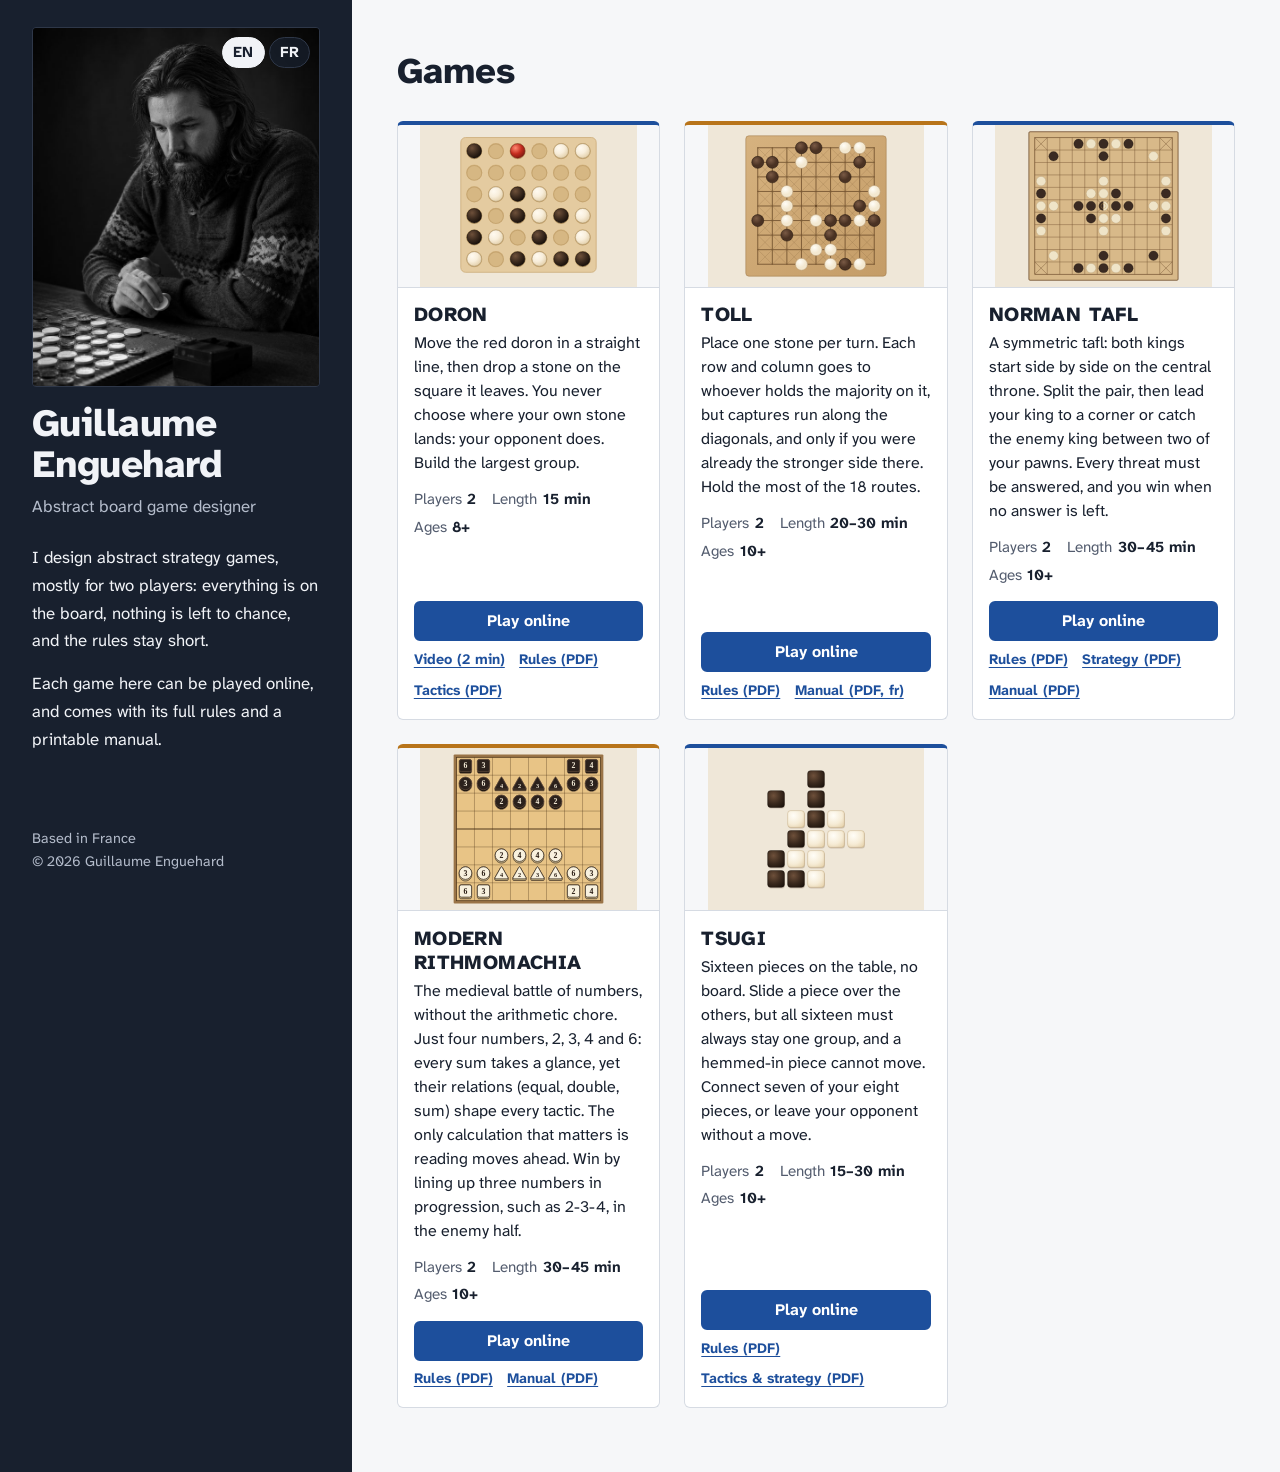
<file: index.html>
<!doctype html>
<html lang="en">
<head>
<meta charset="utf-8">
<meta name="viewport" content="width=device-width, initial-scale=1">
<title>Guillaume Enguehard — Abstract board game designer</title>
<meta name="description" content="Abstract strategy games by Guillaume Enguehard, board game designer based in France. Play them online, read the rules, download the manuals.">
<link rel="canonical" href="https://guillaume-enguehard.github.io/">
<link rel="alternate" hreflang="en" href="https://guillaume-enguehard.github.io/">
<link rel="alternate" hreflang="fr" href="https://guillaume-enguehard.github.io/fr/">
<link rel="alternate" hreflang="x-default" href="https://guillaume-enguehard.github.io/">
<meta property="og:type" content="website">
<meta property="og:title" content="Guillaume Enguehard — Abstract board game designer">
<meta property="og:description" content="Abstract strategy games: play online, read the rules, download the manuals.">
<meta property="og:url" content="https://guillaume-enguehard.github.io/">
<meta property="og:image" content="https://guillaume-enguehard.github.io/assets/portrait.jpg">
<link rel="icon" href="/assets/favicon.svg" type="image/svg+xml">
<link rel="preconnect" href="https://fonts.googleapis.com">
<link rel="preconnect" href="https://fonts.gstatic.com" crossorigin>
<link href="https://fonts.googleapis.com/css2?family=Atkinson+Hyperlegible+Next:wght@400;700;800&display=swap" rel="stylesheet">
<link rel="stylesheet" href="/assets/style.css">
</head>
<body>
<a class="skip" href="#games">Skip to the games</a>

<div class="layout">
  <header class="profile">
    <div class="profile-inner">
      <nav class="lang-switch" aria-label="Language">
        <span aria-current="true">EN</span><a href="/fr/" hreflang="fr" lang="fr" title="Version française">FR</a>
      </nav>
      <div class="profile-id">
        <img class="portrait" src="/assets/portrait.jpg" width="640" height="800" alt="Guillaume Enguehard at a game board">
        <div>
          <h1>Guillaume Enguehard</h1>
          <p class="role">Abstract board game designer</p>
        </div>
      </div>
      <div class="bio">
        <p>I design abstract strategy games, mostly for two players: everything is on the board, nothing is left to chance, and the rules stay short.</p>
        <p>Each game here can be played online, and comes with its full rules and a printable manual.</p>
      </div>
      <div class="profile-footer">
        <p>Based in France</p>
        <p>© 2026 Guillaume Enguehard</p>
      </div>
    </div>
  </header>

  <main id="main" class="catalog">
    <section id="games" aria-labelledby="games-title">
      <div class="catalog-head">
        <h2 id="games-title">Games</h2>
      </div>
      <div class="games">
        <article class="game" id="doron">
          <img class="game-visual" src="/games/doron/cover.svg" alt="A DORON board in play: light and dark stones and the red doron on a wooden 6 by 6 board">
          <div class="game-body">
            <h3>DORON</h3>
            <p class="game-pitch">Move the red doron in a straight line, then drop a stone on the square it leaves. You never choose where your own stone lands: your opponent does. Build the largest group.</p>
            <dl class="game-facts">
              <div><dt>Players</dt><dd>2</dd></div>
              <div><dt>Length</dt><dd>15 min</dd></div>
              <div><dt>Ages</dt><dd>8+</dd></div>
            </dl>
            <div class="game-actions">
              <a class="btn btn-primary" href="/games/doron/play/">Play online</a>
              <a class="btn" href="/games/doron/video.html">Video (2 min)</a>
              <a class="btn" href="/games/doron/doron-rules-en.pdf">Rules (PDF)</a>
              <a class="btn" href="/games/doron/doron-tactics-en.pdf">Tactics (PDF)</a>
            </div>
          </div>
        </article>

        <article class="game" id="toll">
          <img class="game-visual" src="/games/toll/cover.svg" alt="A Toll board in play: light and dark stones on a 9 by 9 wooden board">
          <div class="game-body">
            <h3>TOLL</h3>
            <p class="game-pitch">Place one stone per turn. Each row and column goes to whoever holds the majority on it, but captures run along the diagonals, and only if you were already the stronger side there. Hold the most of the 18 routes.</p>
            <dl class="game-facts">
              <div><dt>Players</dt><dd>2</dd></div>
              <div><dt>Length</dt><dd>20–30 min</dd></div>
              <div><dt>Ages</dt><dd>10+</dd></div>
            </dl>
            <div class="game-actions">
              <a class="btn btn-primary" href="/games/toll/play/">Play online</a>
              <a class="btn" href="/games/toll/toll-rules-en.pdf">Rules (PDF)</a>
              <a class="btn" href="/games/toll/toll-manual-fr.pdf" hreflang="fr">Manual (PDF, fr)</a>
            </div>
          </div>
        </article>

        <article class="game" id="tafl-normand">
          <img class="game-visual" src="/games/tafl-normand/cover.svg" alt="A NORMAN TAFL board at the start of the game: black and white pawns on an 11 by 11 wooden board, both kings stacked on the central throne">
          <div class="game-body">
            <h3>NORMAN TAFL</h3>
            <p class="game-pitch">A symmetric tafl: both kings start side by side on the central throne. Split the pair, then lead your king to a corner or catch the enemy king between two of your pawns. Every threat must be answered, and you win when no answer is left.</p>
            <dl class="game-facts">
              <div><dt>Players</dt><dd>2</dd></div>
              <div><dt>Length</dt><dd>30–45 min</dd></div>
              <div><dt>Ages</dt><dd>10+</dd></div>
            </dl>
            <div class="game-actions">
              <a class="btn btn-primary" href="/games/tafl-normand/play/">Play online</a>
              <a class="btn" href="/games/tafl-normand/norman-tafl-rules-en.pdf">Rules (PDF)</a>
              <a class="btn" href="/games/tafl-normand/norman-tafl-strategy-en.pdf">Strategy (PDF)</a>
              <a class="btn" href="/games/tafl-normand/norman-tafl-manual-en.pdf">Manual (PDF)</a>
            </div>
          </div>
        </article>

        <article class="game" id="rithmomachia">
          <img class="game-visual" src="/games/rithmomachia/cover.svg?v=3" alt="A MODERN RITHMOMACHIA board at the start of the game: ivory and ebony circles, triangles and squares carrying the numbers 2, 3, 4 and 6 on a wooden 8 by 8 board">
          <div class="game-body">
            <h3>MODERN RITHMOMACHIA</h3>
            <p class="game-pitch">The medieval battle of numbers, without the arithmetic chore. Just four numbers, 2, 3, 4 and 6: every sum takes a glance, yet their relations (equal, double, sum) shape every tactic. The only calculation that matters is reading moves ahead. Win by lining up three numbers in progression, such as 2-3-4, in the enemy half.</p>
            <dl class="game-facts">
              <div><dt>Players</dt><dd>2</dd></div>
              <div><dt>Length</dt><dd>30–45 min</dd></div>
              <div><dt>Ages</dt><dd>10+</dd></div>
            </dl>
            <div class="game-actions">
              <a class="btn btn-primary" href="/games/rithmomachia/play/">Play online</a>
              <a class="btn" href="/games/rithmomachia/modern-rithmomachia-rules-en.pdf">Rules (PDF)</a>
              <a class="btn" href="/games/rithmomachia/modern-rithmomachia-manual-en.pdf">Manual (PDF)</a>
            </div>
          </div>
        </article>

        <article class="game" id="tsugi">
          <img class="game-visual" src="/games/tsugi/cover.svg?v=3" alt="TSUGI pieces in play: ivory and ebony square pieces gathered without a board">
          <div class="game-body">
            <h3>TSUGI</h3>
            <p class="game-pitch">Sixteen pieces on the table, no board. Slide a piece over the others, but all sixteen must always stay one group, and a hemmed-in piece cannot move. Connect seven of your eight pieces, or leave your opponent without a move.</p>
            <dl class="game-facts">
              <div><dt>Players</dt><dd>2</dd></div>
              <div><dt>Length</dt><dd>15–30 min</dd></div>
              <div><dt>Ages</dt><dd>10+</dd></div>
            </dl>
            <div class="game-actions">
              <a class="btn btn-primary" href="/games/tsugi/play/">Play online</a>
              <a class="btn" href="/games/tsugi/tsugi-rules-en.pdf">Rules (PDF)</a>
              <a class="btn" href="/games/tsugi/tsugi-tactics-strategy-en.pdf">Tactics &amp; strategy (PDF)</a>
            </div>
          </div>
        </article>

        <!-- Game entry template:
        <article class="game" id="game-slug">
          <img class="game-visual" src="/games/game-slug/cover.svg" alt="Description of the board">
          <div class="game-body">
            <h3>GAME NAME</h3>
            <p class="game-pitch">One or two sentences on what the game is about.</p>
            <dl class="game-facts">
              <div><dt>Players</dt><dd>2</dd></div>
              <div><dt>Length</dt><dd>20–30 min</dd></div>
              <div><dt>Ages</dt><dd>10+</dd></div>
            </dl>
            <div class="game-actions">
              <a class="btn btn-primary" href="...">Play online</a>
              <a class="btn" href="/games/game-slug/rules.html">Rules</a>
              <a class="btn" href="/games/game-slug/manual-en.pdf">Manual (PDF)</a>
            </div>
          </div>
        </article>
        -->
      </div>
    </section>
  </main>
</div>

<footer class="page-footer">
  <p>Based in France · © 2026 Guillaume Enguehard</p>
</footer>
</body>
</html>
</file>
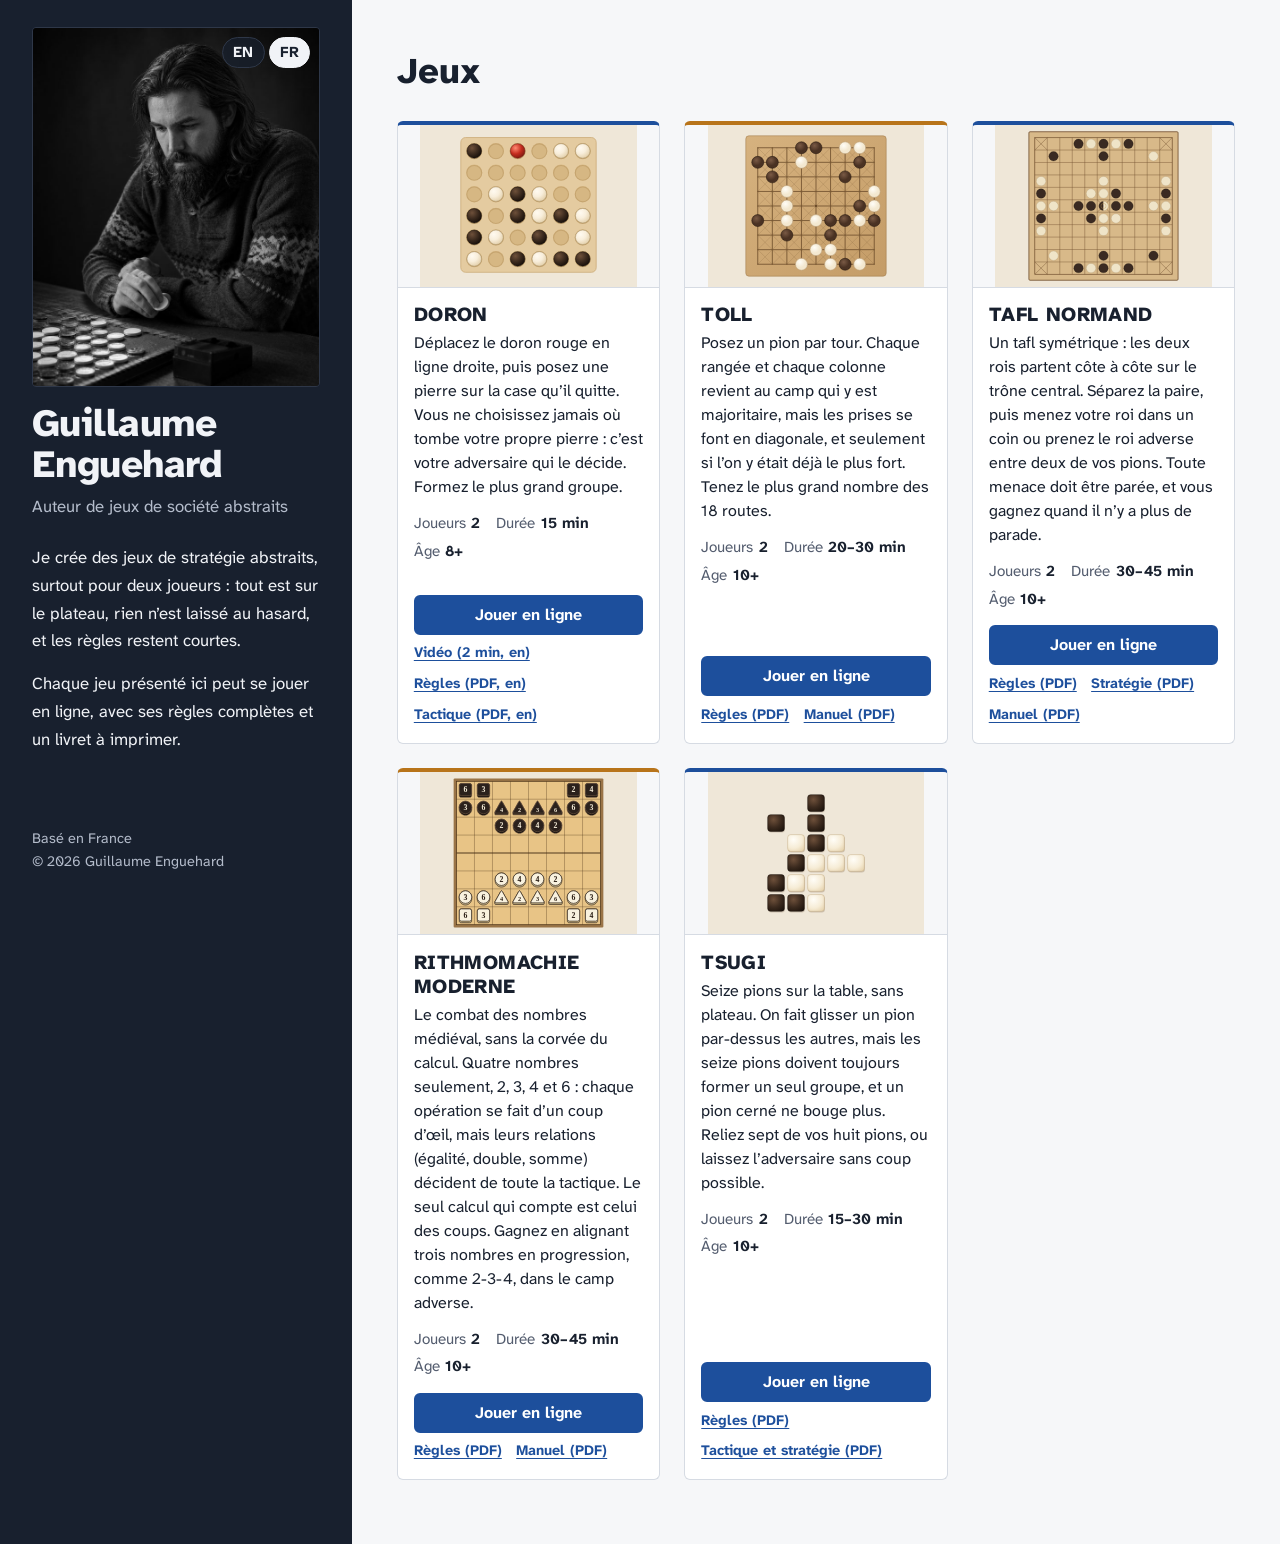
<file: fr/index.html>
<!doctype html>
<html lang="fr">
<head>
<meta charset="utf-8">
<meta name="viewport" content="width=device-width, initial-scale=1">
<title>Guillaume Enguehard — Créateur de jeux de société abstraits</title>
<meta name="description" content="Jeux de stratégie abstraits de Guillaume Enguehard, auteur de jeux de société basé en France. Jouez en ligne, lisez les règles, téléchargez les livrets.">
<link rel="canonical" href="https://guillaume-enguehard.github.io/fr/">
<link rel="alternate" hreflang="en" href="https://guillaume-enguehard.github.io/">
<link rel="alternate" hreflang="fr" href="https://guillaume-enguehard.github.io/fr/">
<link rel="alternate" hreflang="x-default" href="https://guillaume-enguehard.github.io/">
<meta property="og:type" content="website">
<meta property="og:title" content="Guillaume Enguehard — Créateur de jeux de société abstraits">
<meta property="og:description" content="Jeux de stratégie abstraits : jouez en ligne, lisez les règles, téléchargez les livrets.">
<meta property="og:url" content="https://guillaume-enguehard.github.io/fr/">
<meta property="og:image" content="https://guillaume-enguehard.github.io/assets/portrait.jpg">
<meta property="og:locale" content="fr_FR">
<link rel="icon" href="/assets/favicon.svg" type="image/svg+xml">
<link rel="preconnect" href="https://fonts.googleapis.com">
<link rel="preconnect" href="https://fonts.gstatic.com" crossorigin>
<link href="https://fonts.googleapis.com/css2?family=Atkinson+Hyperlegible+Next:wght@400;700;800&display=swap" rel="stylesheet">
<link rel="stylesheet" href="/assets/style.css">
</head>
<body>
<a class="skip" href="#games">Aller aux jeux</a>

<div class="layout">
  <header class="profile">
    <div class="profile-inner">
      <nav class="lang-switch" aria-label="Language">
        <a href="/" hreflang="en" lang="en" title="English version">EN</a><span aria-current="true">FR</span>
      </nav>
      <div class="profile-id">
        <img class="portrait" src="/assets/portrait.jpg" width="640" height="800" alt="Guillaume Enguehard devant un plateau de jeu">
        <div>
          <h1>Guillaume Enguehard</h1>
          <p class="role">Auteur de jeux de société abstraits</p>
        </div>
      </div>
      <div class="bio">
        <p>Je crée des jeux de stratégie abstraits, surtout pour deux joueurs : tout est sur le plateau, rien n’est laissé au hasard, et les règles restent courtes.</p>
        <p>Chaque jeu présenté ici peut se jouer en ligne, avec ses règles complètes et un livret à imprimer.</p>
      </div>
      <div class="profile-footer">
        <p>Basé en France</p>
        <p>© 2026 Guillaume Enguehard</p>
      </div>
    </div>
  </header>

  <main id="main" class="catalog">
    <section id="games" aria-labelledby="games-title">
      <div class="catalog-head">
        <h2 id="games-title">Jeux</h2>
      </div>
      <div class="games">
        <article class="game" id="doron">
          <img class="game-visual" src="/games/doron/cover.svg" alt="Un plateau de DORON en cours de partie : pierres claires et sombres et le doron rouge sur un plateau de bois de 6 sur 6">
          <div class="game-body">
            <h3>DORON</h3>
            <p class="game-pitch">Déplacez le doron rouge en ligne droite, puis posez une pierre sur la case qu’il quitte. Vous ne choisissez jamais où tombe votre propre pierre&nbsp;: c’est votre adversaire qui le décide. Formez le plus grand groupe.</p>
            <dl class="game-facts">
              <div><dt>Joueurs</dt><dd>2</dd></div>
              <div><dt>Durée</dt><dd>15 min</dd></div>
              <div><dt>Âge</dt><dd>8+</dd></div>
            </dl>
            <div class="game-actions">
              <a class="btn btn-primary" href="/games/doron/play/fr.html">Jouer en ligne</a>
              <a class="btn" href="/games/doron/video-fr.html">Vidéo (2 min, en)</a>
              <a class="btn" href="/games/doron/doron-rules-en.pdf" hreflang="en">Règles (PDF, en)</a>
              <a class="btn" href="/games/doron/doron-tactics-en.pdf" hreflang="en">Tactique (PDF, en)</a>
            </div>
          </div>
        </article>

        <article class="game" id="toll">
          <img class="game-visual" src="/games/toll/cover.svg" alt="Un plateau de Toll en cours de partie : pions clairs et foncés sur un plateau de bois de 9 sur 9">
          <div class="game-body">
            <h3>TOLL</h3>
            <p class="game-pitch">Posez un pion par tour. Chaque rangée et chaque colonne revient au camp qui y est majoritaire, mais les prises se font en diagonale, et seulement si l’on y était déjà le plus fort. Tenez le plus grand nombre des 18&nbsp;routes.</p>
            <dl class="game-facts">
              <div><dt>Joueurs</dt><dd>2</dd></div>
              <div><dt>Durée</dt><dd>20–30 min</dd></div>
              <div><dt>Âge</dt><dd>10+</dd></div>
            </dl>
            <div class="game-actions">
              <a class="btn btn-primary" href="/games/toll/play/fr.html">Jouer en ligne</a>
              <a class="btn" href="/games/toll/toll-rules-fr.pdf">Règles (PDF)</a>
              <a class="btn" href="/games/toll/toll-manual-fr.pdf">Manuel (PDF)</a>
            </div>
          </div>
        </article>

        <article class="game" id="tafl-normand">
          <img class="game-visual" src="/games/tafl-normand/cover.svg" alt="Le plateau de TAFL NORMAND en position de départ : pions noirs et blancs sur un plateau de bois de 11 sur 11, les deux rois empilés sur le trône central">
          <div class="game-body">
            <h3>TAFL NORMAND</h3>
            <p class="game-pitch">Un tafl symétrique : les deux rois partent côte à côte sur le trône central. Séparez la paire, puis menez votre roi dans un coin ou prenez le roi adverse entre deux de vos pions. Toute menace doit être parée, et vous gagnez quand il n’y a plus de parade.</p>
            <dl class="game-facts">
              <div><dt>Joueurs</dt><dd>2</dd></div>
              <div><dt>Durée</dt><dd>30–45 min</dd></div>
              <div><dt>Âge</dt><dd>10+</dd></div>
            </dl>
            <div class="game-actions">
              <a class="btn btn-primary" href="/games/tafl-normand/play/fr.html">Jouer en ligne</a>
              <a class="btn" href="/games/tafl-normand/tafl-normand-rules-fr.pdf">Règles (PDF)</a>
              <a class="btn" href="/games/tafl-normand/tafl-normand-strategy-fr.pdf">Stratégie (PDF)</a>
              <a class="btn" href="/games/tafl-normand/tafl-normand-manuel-fr.pdf">Manuel (PDF)</a>
            </div>
          </div>
        </article>

        <article class="game" id="rithmomachia">
          <img class="game-visual" src="/games/rithmomachia/cover.svg?v=3" alt="Le plateau de RITHMOMACHIE MODERNE en position de départ : cercles, triangles et carrés d’ivoire et d’ébène portant les nombres 2, 3, 4 et 6 sur un plateau de bois de 8 sur 8">
          <div class="game-body">
            <h3>RITHMOMACHIE MODERNE</h3>
            <p class="game-pitch">Le combat des nombres médiéval, sans la corvée du calcul. Quatre nombres seulement, 2, 3, 4 et 6 : chaque opération se fait d’un coup d’œil, mais leurs relations (égalité, double, somme) décident de toute la tactique. Le seul calcul qui compte est celui des coups. Gagnez en alignant trois nombres en progression, comme 2-3-4, dans le camp adverse.</p>
            <dl class="game-facts">
              <div><dt>Joueurs</dt><dd>2</dd></div>
              <div><dt>Durée</dt><dd>30–45 min</dd></div>
              <div><dt>Âge</dt><dd>10+</dd></div>
            </dl>
            <div class="game-actions">
              <a class="btn btn-primary" href="/games/rithmomachia/play/fr.html">Jouer en ligne</a>
              <a class="btn" href="/games/rithmomachia/rithmomachie-moderne-regles-fr.pdf">Règles (PDF)</a>
              <a class="btn" href="/games/rithmomachia/rithmomachie-moderne-manuel-fr.pdf">Manuel (PDF)</a>
            </div>
          </div>
        </article>

        <article class="game" id="tsugi">
          <img class="game-visual" src="/games/tsugi/cover.svg?v=3" alt="Des pions de TSUGI en cours de partie : pions carrés d’ivoire et d’ébène rassemblés, sans plateau">
          <div class="game-body">
            <h3>TSUGI</h3>
            <p class="game-pitch">Seize pions sur la table, sans plateau. On fait glisser un pion par-dessus les autres, mais les seize pions doivent toujours former un seul groupe, et un pion cerné ne bouge plus. Reliez sept de vos huit pions, ou laissez l’adversaire sans coup possible.</p>
            <dl class="game-facts">
              <div><dt>Joueurs</dt><dd>2</dd></div>
              <div><dt>Durée</dt><dd>15–30 min</dd></div>
              <div><dt>Âge</dt><dd>10+</dd></div>
            </dl>
            <div class="game-actions">
              <a class="btn btn-primary" href="/games/tsugi/play/fr.html">Jouer en ligne</a>
              <a class="btn" href="/games/tsugi/tsugi-regles-fr.pdf">Règles (PDF)</a>
              <a class="btn" href="/games/tsugi/tsugi-tactique-strategie-fr.pdf">Tactique et stratégie (PDF)</a>
            </div>
          </div>
        </article>

        <!-- Modèle de fiche de jeu:
        <article class="game" id="game-slug">
          <img class="game-visual" src="/games/game-slug/cover.svg" alt="Description du plateau">
          <div class="game-body">
            <h3>NOM DU JEU</h3>
            <p class="game-pitch">Une ou deux phrases sur le principe du jeu.</p>
            <dl class="game-facts">
              <div><dt>Joueurs</dt><dd>2</dd></div>
              <div><dt>Durée</dt><dd>20–30 min</dd></div>
              <div><dt>Âge</dt><dd>10+</dd></div>
            </dl>
            <div class="game-actions">
              <a class="btn btn-primary" href="...">Jouer en ligne</a>
              <a class="btn" href="/games/game-slug/regles.html">Règles</a>
              <a class="btn" href="/games/game-slug/livret-fr.pdf">Livret (PDF)</a>
            </div>
          </div>
        </article>
        -->
      </div>
    </section>
  </main>
</div>

<footer class="page-footer">
  <p>Basé en France · © 2026 Guillaume Enguehard</p>
</footer>
</body>
</html>
</file>
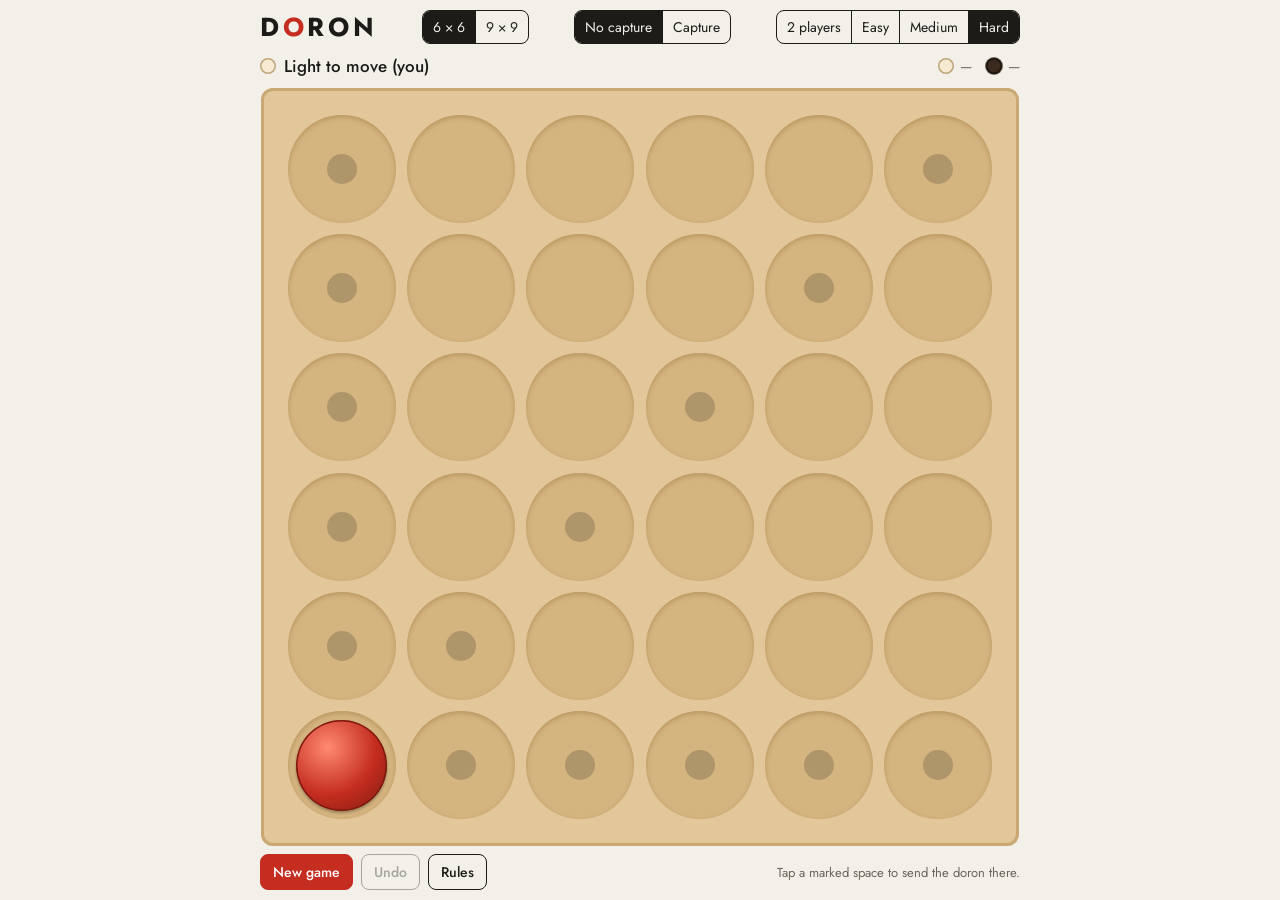
<file: games/doron/play/index.html>
<!doctype html>
<html lang="en">
<head>
<meta charset="utf-8">
<meta name="viewport" content="width=device-width, initial-scale=1, viewport-fit=cover">
<meta name="description" content="Play DORON online against the computer or with a friend: 6 × 6 or 9 × 9, with or without capture.">
<link rel="icon" href="/assets/favicon.svg" type="image/svg+xml">
<title>DORON · Play online</title>
<link rel="stylesheet" href="https://fonts.googleapis.com/css2?family=Jost:wght@400;500;600;700&display=swap">
<style>
/* Une seule vue, sans défilement : barre de choix, ligne d'état, plateau qui remplit l'espace, barre d'actions.
   Esprit Steffen Spiele : hêtre, érable, noyer, un seul rouge (le doron). */
:root{
  --bg:#f3f0ea; --panel:#fbfaf7; --ink:#1d1b18; --muted:#6b655c; --rule:#dcd6cb;
  --beech:#e2c79b; --beech-dark:#c9a873; --cup:#d4b47f; --cup-shadow:#b8955f;
  --maple:#f6ead2; --maple-edge:#bfa77d; --walnut:#3b2a1e; --walnut-edge:#1f150e;
  --red:#c42d1f; --red-soft:rgba(196,45,31,.18); --hint:rgba(29,27,24,.2); --good:#2f6b3a;
  --veil:rgba(29,27,24,.45);
  --display:"Jost","Futura","Century Gothic",system-ui,sans-serif;
}
@media (prefers-color-scheme: dark){:root:not([data-theme="light"]){
  --bg:#191714; --panel:#211e1a; --ink:#ece6dc; --muted:#a59d90; --rule:#3a352e;
  --beech:#b99a6c; --beech-dark:#9c7d52; --cup:#a98a5c; --cup-shadow:#7f6640;
  --maple:#f1e3c6; --maple-edge:#9e8a64; --walnut:#2a1d14; --walnut-edge:#0d0805;
  --red:#e0503f; --red-soft:rgba(224,80,63,.25); --hint:rgba(0,0,0,.3); --good:#7cc08a; --veil:rgba(0,0,0,.6); color-scheme:dark}}
:root[data-theme="dark"]{
  --bg:#191714; --panel:#211e1a; --ink:#ece6dc; --muted:#a59d90; --rule:#3a352e;
  --beech:#b99a6c; --beech-dark:#9c7d52; --cup:#a98a5c; --cup-shadow:#7f6640;
  --maple:#f1e3c6; --maple-edge:#9e8a64; --walnut:#2a1d14; --walnut-edge:#0d0805;
  --red:#e0503f; --red-soft:rgba(224,80,63,.25); --hint:rgba(0,0,0,.3); --good:#7cc08a; --veil:rgba(0,0,0,.6); color-scheme:dark}
*{box-sizing:border-box}
html,body{height:100%;margin:0}
body{background:var(--bg);color:var(--ink);font-family:var(--display);font-size:15px;overflow:hidden;
  padding-left:max(12px,env(safe-area-inset-left,0px));padding-right:max(12px,env(safe-area-inset-right,0px))}
.app{height:calc(100dvh - env(safe-area-inset-top,0px) - env(safe-area-inset-bottom,0px));max-width:760px;margin:0 auto;
  display:flex;flex-direction:column;gap:8px;padding-block:10px}
.top{display:flex;flex-wrap:wrap;align-items:center;justify-content:space-between;gap:8px}
h1{font-weight:700;font-size:26px;letter-spacing:.14em;margin:0;line-height:1}
h1 span{color:var(--red)}
.seg{display:inline-flex;border:1.5px solid var(--ink);border-radius:8px;overflow:hidden}
.seg button{font:inherit;font-size:14px;border:none;background:transparent;color:var(--ink);padding:6px 10px;cursor:pointer;white-space:nowrap}
.seg button+button{border-left:1.5px solid var(--ink)}
.seg button[aria-pressed="true"]{background:var(--ink);color:var(--bg)}
button:focus-visible{outline:3px solid var(--red);outline-offset:2px}
.status{display:flex;flex-wrap:wrap;align-items:center;justify-content:space-between;gap:4px 14px;min-height:28px}
.turn{display:flex;align-items:center;gap:8px;font-size:17px;font-weight:500}
.dot{width:16px;height:16px;border-radius:50%;flex:none;display:inline-block}
.dot.c{background:var(--maple);box-shadow:inset 0 0 0 1.5px var(--maple-edge)}
.dot.s{background:var(--walnut);box-shadow:inset 0 0 0 1.5px var(--walnut-edge),0 0 0 1px var(--muted)}
.groups{display:flex;gap:14px;font-size:14px;font-variant-numeric:tabular-nums;color:var(--muted)}
.groups span{display:inline-flex;align-items:center;gap:6px}
.stage{flex:1;min-height:0;container-type:size;display:flex;align-items:center;justify-content:center}
.board{width:min(100cqw,100cqh);height:min(100cqw,100cqh);background:var(--beech);border-radius:12px;
  box-shadow:inset 0 0 0 3px var(--beech-dark);padding:3.5%;display:grid;gap:1.6%}
.cell{position:relative;border:none;padding:0;margin:0;background:var(--cup);border-radius:50%;
  box-shadow:inset 0 2px 5px var(--cup-shadow);cursor:default;min-width:0;min-height:0}
.cell.legal{cursor:pointer}
.cell.legal::before{content:"";position:absolute;inset:36%;border-radius:50%;background:var(--hint)}
.cell.legal:hover::before{background:var(--red-soft);inset:22%}
.stone,.messenger,.gone{position:absolute;inset:8%;border-radius:50%;pointer-events:none}
.stone.c{background:radial-gradient(circle at 35% 30%,#fff9ec 0,var(--maple) 45%,#e6d2ad 100%);box-shadow:0 2px 3px rgba(0,0,0,.25),inset 0 0 0 1.5px var(--maple-edge)}
.stone.s{background:radial-gradient(circle at 35% 30%,#6b4e39 0,var(--walnut) 55%,#1a110b 100%);box-shadow:0 2px 3px rgba(0,0,0,.35),inset 0 0 0 1.5px var(--walnut-edge)}
.stone.win{box-shadow:0 0 0 3px var(--good),0 2px 3px rgba(0,0,0,.3)}
.stone.fresh{animation:drop .22s ease-out}
.gone{border:3px solid var(--red);animation:fade 1.2s ease-out forwards}
.messenger{inset:8%;background:radial-gradient(circle at 35% 30%,#ff8a72 0,var(--red) 55%,#7d1a10 100%);box-shadow:0 2px 3px rgba(0,0,0,.3),inset 0 0 0 1.5px #7d1a10}
@keyframes drop{from{transform:scale(1.25);opacity:.4}to{transform:none;opacity:1}}
@keyframes fade{from{opacity:1}to{opacity:0}}
@media (prefers-reduced-motion:reduce){.stone.fresh,.gone{animation:none}}
.bar{display:flex;align-items:center;gap:8px;flex-wrap:wrap}
.btn{font:inherit;font-size:14px;font-weight:500;border:1.5px solid var(--ink);background:transparent;color:var(--ink);border-radius:8px;padding:7px 12px;cursor:pointer}
.btn.primary{background:var(--red);border-color:var(--red);color:#fff}
.btn:disabled{opacity:.35;cursor:default}
.hint{margin-left:auto;font-size:13px;color:var(--muted);text-align:right;min-width:0}
[hidden]{display:none!important}
.overlay{position:fixed;inset:0;background:var(--veil);display:flex;align-items:center;justify-content:center;padding:16px;z-index:5}
.card{background:var(--panel);color:var(--ink);border-radius:12px;max-width:520px;width:100%;max-height:100%;overflow:auto;padding:18px 20px;display:flex;flex-direction:column;gap:10px}
.card h2{margin:0;font-size:18px}
.card ol{margin:0;padding-left:20px;display:flex;flex-direction:column;gap:6px;font-size:14.5px;line-height:1.45}
.card h3{margin:4px 0 0;font-size:15.5px}
.card ul{margin:0;padding-left:20px;display:flex;flex-direction:column;gap:6px;font-size:14px;line-height:1.45}
.tag{display:inline-block;font-size:11.5px;font-weight:600;letter-spacing:.04em;text-transform:uppercase;border:1.5px solid var(--muted);color:var(--muted);border-radius:6px;padding:0 6px;margin-right:6px;vertical-align:1px}
.tag.on{border-color:var(--red);background:var(--red);color:#fff}
.card p{margin:0;font-size:14px;line-height:1.45;color:var(--muted)}
@media (max-width:520px){h1{font-size:22px}.seg button{padding:6px 8px;font-size:13px}.hint{display:none}}
</style>
</head>
<body>

<div class="app">
  <div class="top">
    <h1>D<span>O</span>RON</h1>
    <div class="seg" role="group" aria-label="Board">
      <button type="button" data-s="6">6 × 6</button>
      <button type="button" data-s="9">9 × 9</button>
    </div>
    <div class="seg" role="group" aria-label="Capture">
      <button type="button" data-c="0">No capture</button>
      <button type="button" data-c="1">Capture</button>
    </div>
    <div class="seg" role="group" aria-label="Opponent: two players, or computer easy, medium or hard">
      <button type="button" data-o="deux">2 players</button>
      <button type="button" data-o="facile">Easy</button>
      <button type="button" data-o="moyen">Medium</button>
      <button type="button" data-o="fort">Hard</button>
    </div>
  </div>

  <div class="status">
    <div class="turn" id="turn" aria-live="polite"></div>
    <div class="groups" id="groups"></div>
  </div>

  <div class="stage"><div class="board" id="board" role="grid" aria-label="Board"></div></div>

  <div class="bar">
    <button class="btn primary" id="new" type="button">New game</button>
    <button class="btn" id="undo" type="button">Undo</button>
    <button class="btn" id="help" type="button" aria-haspopup="dialog">Rules</button>
    <span class="hint" id="hint"></span>
  </div>
</div>

<div class="overlay" id="rules" hidden role="dialog" aria-modal="true" aria-labelledby="rules-t">
  <div class="card">
    <h2 id="rules-t">How to play DORON</h2>
    <ol>
      <li>The doron (the red piece; in Greek, dōron means “gift”) starts on corner a1, bottom left. Light moves first.</li>
      <li>On your turn, move the doron in a straight line, in any of the 8 directions, across empty spaces, without jumping.</li>
      <li>Your stone drops on the space it has just left: your opponent chose where it falls.</li>
      <li>If the doron cannot move, the player to move takes it off, places a stone in its place and the game ends.</li>
      <li>The largest group (stones joined along their sides) wins; if tied, compare the next groups.</li>
    </ol>
    <h3>Options</h3>
    <ul>
      <li><span class="tag" id="tag-cap"></span><b>Capture</b> (optional, “Capture” button): when the stone you place traps a <b>single</b> opposing stone between it and another of your stones, horizontally or vertically, that stone is removed and its space becomes empty again. Two opposing stones in a row are not captured; a capture never triggers another; the doron counts for nobody; the last stone, placed where the blocked doron stood, can capture too. If captures and recaptures go round in circles (very rare), the game stops after 400 moves and groups are counted.</li>
      <li><span class="tag" id="tag-komi"></span><b>Komi</b> (automatic on 9 × 9): if both largest groups and both second groups are equal, Dark wins. On 6 × 6 there is no komi: in family play, the loser of the previous game takes Light.</li>
    </ul>
    <p id="rules-var"></p>
    <button class="btn primary" id="close" type="button">Got it</button>
  </div>
</div>

<script>
(() => {
const T = {"on": "on", "off": "off", "kon": "on", "koff": "off", "now": "Current game: {v}.", "vbase": "basic game, 6 × 6 without capture", "vcap": "with capture", "vkomi": "with komi", "light": "Light", "dark": "Dark", "plays": "to move", "wins": "wins", "vs": "to", "draw": "Draw", "tkomi": "(komi)", "tie": "(tie-break)", "you": "(you)", "cpu": "(computer)", "think": "The computer is thinking…", "swap": "New game: you swap colours.", "first": "Tap a marked space to send the doron there.", "taken": "A stone was captured.", "falls": "Your stone will drop on", "alight": ", light", "adark": ", dark", "amsg": ", doron", "aplay": ", playable", "aboard": "{n} by {n} board"};
const DIRS = [[-1,-1],[-1,0],[-1,1],[0,-1],[0,1],[1,-1],[1,0],[1,1]], ORTH = [[1,0],[-1,0],[0,1],[0,-1]];
let ui = { size: 6, cap: false, o: "fort", aiSide: 1 };
try { Object.assign(ui, JSON.parse(localStorage.getItem("doron-proto3") || "{}")); } catch (e) {}
if (ui.size !== 6 && ui.size !== 9) ui.size = 6; ui.cap = !!ui.cap;
const save = () => { try { localStorage.setItem("doron-proto3", JSON.stringify(ui)); } catch (e) {} };
let N, NC, HOME, R, S, hist, cells = [];
const $ = id => document.getElementById(id), board = $("board");
function fresh() { return { g: new Int8Array(NC), m: HOME, side: 0, over: false, ply: 0, last: -1, last2: -1, gone: [] }; }
function legal(st) {
  if (st.over) return [];
  const out = [], r0 = (st.m / N) | 0, c0 = st.m % N;
  for (const [dr, dc] of DIRS) {
    let r = r0 + dr, c = c0 + dc;
    while (r >= 0 && r < N && c >= 0 && c < N && st.g[r * N + c] === 0) { out.push(r * N + c); r += dr; c += dc; }
  }
  return out;
}
function capture(g, x, me, gone) {               // une pierre adverse seule, coincée contre une pierre amie
  const r = (x / N) | 0, c = x % N, op = 3 - me;
  for (const [dr, dc] of ORTH) {
    const r1 = r + dr, c1 = c + dc, r2 = r + 2 * dr, c2 = c + 2 * dc;
    if (r2 < 0 || r2 >= N || c2 < 0 || c2 >= N) continue;
    if (g[r1 * N + c1] === op && g[r2 * N + c2] === me) { g[r1 * N + c1] = 0; gone && gone.push(r1 * N + c1); }
  }
}
function play(st, d, track) {
  const t = { g: st.g.slice(), m: d, side: st.side ^ 1, over: false, ply: st.ply + 1, last: st.m, last2: -1, gone: [] };
  t.g[st.m] = st.side + 1;
  if (R.cap) capture(t.g, st.m, st.side + 1, track ? t.gone : null);
  if (legal(t).length === 0) {
    t.g[t.m] = t.side + 1; if (R.cap) capture(t.g, t.m, t.side + 1, track ? t.gone : null);
    t.last2 = t.m; t.m = -1; t.over = true;
  } else if (R.cap && t.ply >= 400) { t.m = -1; t.over = true; }   // très rare : prises et reprises sans fin
  return t;
}
function groups(g, p) {
  const seen = new Uint8Array(NC), out = [];
  for (let i = 0; i < NC; i++) if (g[i] === p && !seen[i]) {
    const cl = [i]; seen[i] = 1;
    for (let k = 0; k < cl.length; k++) {
      const x = cl[k], r = (x / N) | 0, c = x % N;
      for (const [dr, dc] of ORTH) {
        const rr = r + dr, cc = c + dc, y = rr * N + cc;
        if (rr >= 0 && rr < N && cc >= 0 && cc < N && g[y] === p && !seen[y]) { seen[y] = 1; cl.push(y); }
      }
    }
    out.push(cl);
  }
  return out.sort((a, b) => b.length - a.length);
}
function compare(g) {                              // +1 Clair, -1 Sombre, 0 nulle
  const a = groups(g, 1).map(x => x.length), b = groups(g, 2).map(x => x.length);
  const m = R.komi ? 2 : Math.max(a.length, b.length);
  for (let i = 0; i < m; i++) { const x = a[i] || 0, y = b[i] || 0; if (x !== y) return x > y ? 1 : -1; }
  return R.komi ? -1 : 0;
}
function liveCells(st) {
  const seen = new Uint8Array(NC); if (st.m < 0) return seen;
  const stack = [st.m];
  while (stack.length) {
    const m = stack.pop(), r0 = (m / N) | 0, c0 = m % N;
    for (const [dr, dc] of DIRS) {
      let r = r0 + dr, c = c0 + dc;
      while (r >= 0 && r < N && c >= 0 && c < N && st.g[r * N + c] === 0 && r * N + c !== st.m) {
        const y = r * N + c; if (!seen[y]) { seen[y] = 1; stack.push(y); } r += dr; c += dc;
      }
    }
  }
  return seen;
}
// IA : alpha-bêta à approfondissement progressif, évaluation « plus grands groupes + frontière vivante » (celle du moteur de simulation)
function evalFor(st, me) {
  const g = st.g.slice(); if (st.m >= 0) g[st.m] = st.side + 1;
  const A = groups(g, me + 1), B = groups(g, 2 - me), live = liveCells(st);
  const la = A[0] ? A[0].length : 0, lb = B[0] ? B[0].length : 0, sa = A[1] ? A[1].length : 0, sb = B[1] ? B[1].length : 0;
  const front = (G, L) => { const f = new Uint8Array(NC); let k = 0;
    for (const grp of G) if (grp.length >= L - 1) for (const x of grp) { const r = (x / N) | 0, c = x % N;
      for (const [dr, dc] of ORTH) { const rr = r + dr, cc = c + dc, y = rr * N + cc;
        if (rr >= 0 && rr < N && cc >= 0 && cc < N && live[y] && !f[y]) { f[y] = 1; k++; } } }
    return k; };
  return 100 * (la - lb) + 10 * (sa - sb) + 6 * (front(A, la) - front(B, lb));
}
let deadline = 0;
const TIMEOUT = {};
function ab(st, depth, alpha, beta, me) {
  if (st.over) { const r = compare(st.g); return (me === 0 ? r : -r) * 100000; }
  if (depth === 0) return evalFor(st, me);
  if (performance.now() > deadline) throw TIMEOUT;
  const mv = legal(st);
  if (st.side === me) { let v = -1e9; for (const d of mv) { v = Math.max(v, ab(play(st, d), depth - 1, alpha, beta, me)); alpha = Math.max(alpha, v); if (alpha >= beta) break; } return v; }
  let v = 1e9; for (const d of mv) { v = Math.min(v, ab(play(st, d), depth - 1, alpha, beta, me)); beta = Math.min(beta, v); if (alpha >= beta) break; } return v;
}
function aiMove(st) {
  const me = st.side, mv = legal(st);
  if (ui.o === "facile") {                         // un coup d'avance, avec un peu de hasard
    deadline = Infinity; let best = [], bv = -Infinity;
    for (const d of mv) { const v = ab(play(st, d), 0, -1e9, 1e9, me) + Math.random() * 60; if (v > bv) { bv = v; best = [d]; } }
    return best[0];
  }
  if (ui.o === "moyen") {                         // deux coups d'avance, léger hasard entre coups proches
    deadline = Infinity; let best = [], bv = -Infinity;
    for (const d of mv) { const v = ab(play(st, d), 1, -1e9, 1e9, me) + Math.random() * 15; if (v > bv) { bv = v; best = [d]; } }
    return best[0];
  }
  deadline = performance.now() + (N > 6 ? 1100 : 800);
  let choice = mv[Math.floor(Math.random() * mv.length)], order = mv.slice();
  for (let depth = 1; depth <= 12; depth++) {
    try {
      const sc = order.map(d => [d, ab(play(st, d), depth - 1, -1e9, 1e9, me) + Math.random()]);
      sc.sort((a, b) => b[1] - a[1]); choice = sc[0][0]; order = sc.map(x => x[0]);
      if (Math.abs(sc[0][1]) >= 99000) break;
    } catch (e) { if (e !== TIMEOUT) throw e; break; }
  }
  return choice;
}

// interface
const isAi = () => ui.o !== "deux" && !S.over && S.side === ui.aiSide;
function setup() {
  R = { n: ui.size, cap: ui.cap, komi: ui.size === 9 }; N = R.n; NC = N * N; HOME = (N - 1) * N;
  board.style.gridTemplateColumns = `repeat(${N},1fr)`; board.style.gridTemplateRows = `repeat(${N},1fr)`;
  board.setAttribute("aria-label", T.aboard.replaceAll("{n}", N));
  board.innerHTML = ""; cells = [];
  for (let i = 0; i < NC; i++) {
    const b = document.createElement("button"); b.type = "button"; b.className = "cell" + (i === HOME ? " home" : "");
    b.setAttribute("role", "gridcell"); b.addEventListener("click", () => onClick(i)); board.appendChild(b); cells.push(b);
  }
  $("tag-cap").textContent = R.cap ? T.on : T.off; $("tag-cap").classList.toggle("on", R.cap);
  $("tag-komi").textContent = R.komi ? T.kon : T.koff; $("tag-komi").classList.toggle("on", R.komi);
  $("rules-var").textContent = T.now.replace("{v}", (!R.cap && !R.komi) ? T.vbase : `${N} × ${N}` + (R.cap ? ", " + T.vcap : "") + (R.komi ? ", " + T.vkomi : ""));
}
function newGame(swap) {
  if (swap && ui.o !== "deux") ui.aiSide ^= 1;
  save(); setup(); S = fresh(); hist = []; pressed(); render(false); setTimeout(maybeAi, 350);
}
function onClick(i) {
  if (S.over || isAi() || !legal(S).includes(i)) return;
  hist.push(S); S = play(S, i, true); render(true); setTimeout(maybeAi, 250);
}
function maybeAi() {
  if (!isAi()) return;
  $("turn").innerHTML = `<span class="dot ${S.side ? "s" : "c"}"></span>${T.think}`;
  setTimeout(() => { const d = aiMove(S); hist.push(S); S = play(S, d, true); render(true); maybeAi(); }, 40);
}
const nm = i => "abcdefghi"[i % N] + (N - ((i / N) | 0));
function render(anim) {
  const lg = new Set(isAi() ? [] : legal(S)), win = new Set(), gone = new Set(anim ? S.gone : []);
  let r = null;
  if (S.over) { r = compare(S.g); if (r) groups(S.g, r === 1 ? 1 : 2)[0]?.forEach(x => win.add(x)); }
  cells.forEach((b, i) => {
    b.innerHTML = ""; b.classList.toggle("legal", lg.has(i));
    b.setAttribute("aria-label", nm(i) + (S.g[i] === 1 ? T.alight : S.g[i] === 2 ? T.adark : i === S.m ? T.amsg : lg.has(i) ? T.aplay : ""));
    if (S.g[i]) { const s = document.createElement("span"); s.className = "stone " + (S.g[i] === 1 ? "c" : "s") + (win.has(i) ? " win" : "") + (anim && (i === S.last || i === S.last2) ? " fresh" : ""); b.appendChild(s); }
    if (gone.has(i)) { const s = document.createElement("span"); s.className = "gone"; b.appendChild(s); }
    if (i === S.m) { const m = document.createElement("span"); m.className = "messenger"; b.appendChild(m); }
  });
  const a = groups(S.g, 1).map(x => x.length), b = groups(S.g, 2).map(x => x.length);
  const fmt = v => v.length ? v.slice(0, 4).join(" · ") + (v.length > 4 ? " …" : "") : "—";
  $("groups").innerHTML = `<span><i class="dot c"></i>${fmt(a)}</span><span><i class="dot s"></i>${fmt(b)}</span>`;
  const you = ui.o === "deux" ? "" : " " + (S.side === ui.aiSide ? T.cpu : T.you);
  if (S.over) {
    const big = `${a[0] || 0} ${T.vs} ${b[0] || 0}`;
    $("turn").innerHTML = r === 0 ? T.draw :
      `<span class="dot ${r === 1 ? "c" : "s"}"></span>${r === 1 ? T.light : T.dark} ${T.wins} · ${big}` + ((a[0] || 0) === (b[0] || 0) ? " " + (R.komi && (a[1] || 0) === (b[1] || 0) ? T.tkomi : T.tie) : "");
    $("hint").textContent = ui.o === "deux" ? "" : T.swap;
  } else {
    $("turn").innerHTML = `<span class="dot ${S.side ? "s" : "c"}"></span>${S.side ? T.dark : T.light} ${T.plays}${you}`;
    $("hint").textContent = S.ply === 0 && !isAi() ? T.first :
      isAi() ? "" : (R.cap && S.gone.length && anim ? T.taken : `${T.falls} ${nm(S.m)}.`);
  }
  $("undo").disabled = hist.length === 0 || isAi();
}
function pressed() {
  document.querySelectorAll("[data-s]").forEach(b => b.setAttribute("aria-pressed", +b.dataset.s === ui.size));
  document.querySelectorAll("[data-c]").forEach(b => b.setAttribute("aria-pressed", (b.dataset.c === "1") === ui.cap));
  document.querySelectorAll("[data-o]").forEach(b => b.setAttribute("aria-pressed", b.dataset.o === ui.o));
}
document.querySelectorAll("[data-s]").forEach(b => b.onclick = () => { if (ui.size !== +b.dataset.s) { ui.size = +b.dataset.s; newGame(false); } });
document.querySelectorAll("[data-c]").forEach(b => b.onclick = () => { const c = b.dataset.c === "1"; if (ui.cap !== c) { ui.cap = c; newGame(false); } });
document.querySelectorAll("[data-o]").forEach(b => b.onclick = () => { ui.o = b.dataset.o; save(); pressed(); render(false); maybeAi(); });
$("new").onclick = () => newGame(true);
$("undo").onclick = () => {
  if (!hist.length || isAi()) return;
  S = hist.pop(); if (ui.o !== "deux" && S.side === ui.aiSide && hist.length) S = hist.pop();
  render(false); maybeAi();
};
$("help").onclick = () => { $("rules").hidden = false; $("close").focus(); };
$("close").onclick = () => { $("rules").hidden = true; $("help").focus(); };
$("rules").addEventListener("click", e => { if (e.target === $("rules")) $("close").click(); });
document.addEventListener("keydown", e => { if (e.key === "Escape" && !$("rules").hidden) $("close").click(); });
newGame(false);
})();
</script>

</body>
</html>
</file>
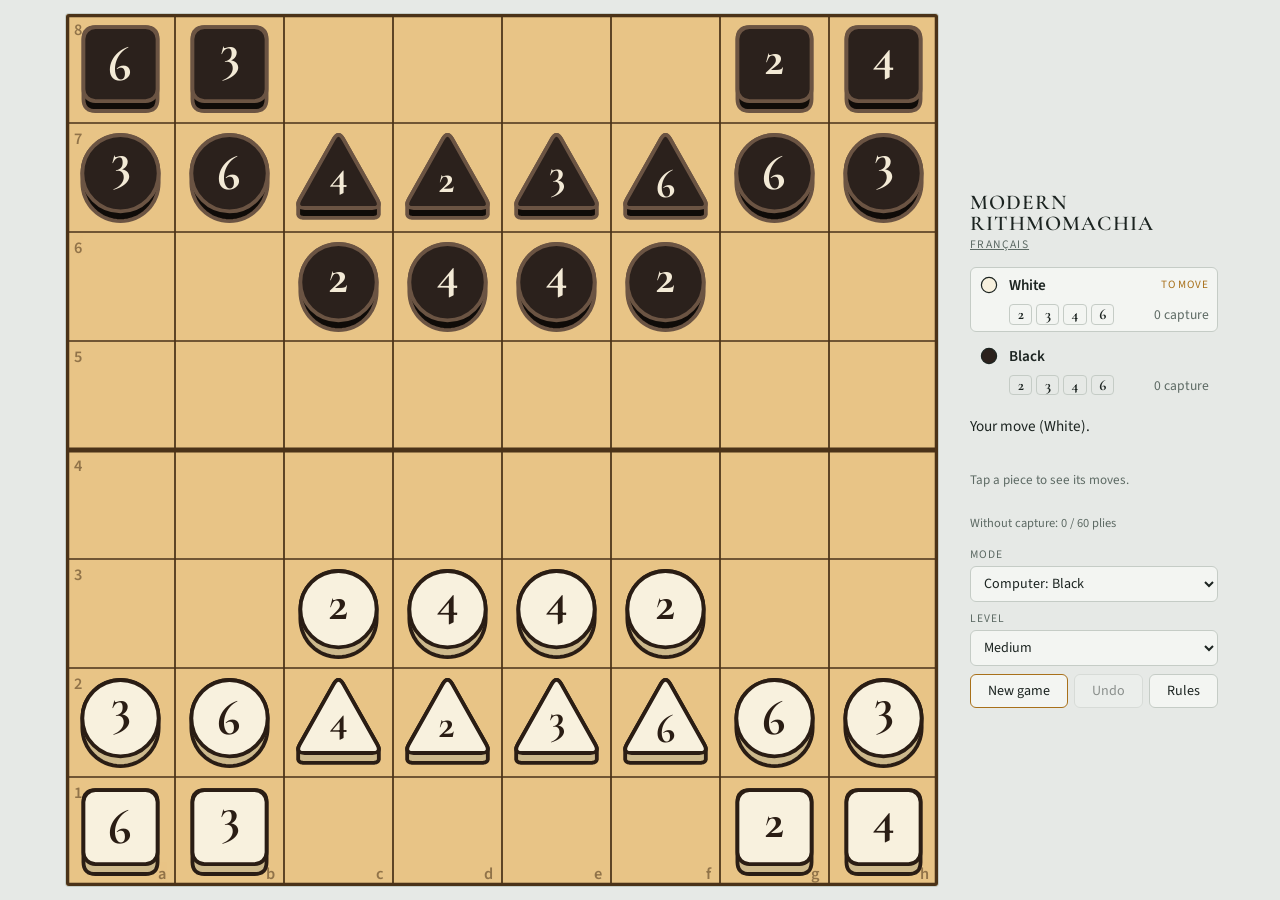
<file: games/rithmomachia/play/index.html>
<!doctype html>
<html lang="en">
<head>
<meta charset="utf-8">
<meta name="viewport" content="width=device-width, initial-scale=1, viewport-fit=cover">
<meta name="description" content="Play Modern Rithmomachia online against the computer or with a friend: line up three numbers in progression in the enemy half.">
<link rel="icon" href="/assets/favicon.svg" type="image/svg+xml">
<link rel="canonical" href="https://guillaume-enguehard.github.io/games/rithmomachia/play/">
<link rel="alternate" hreflang="en" href="https://guillaume-enguehard.github.io/games/rithmomachia/play/">
<link rel="alternate" hreflang="fr" href="https://guillaume-enguehard.github.io/games/rithmomachia/play/fr.html">
<title>MODERN RITHMOMACHIA · Play online</title>
<meta name="claude:viewport-fit-sides" content="cover">
<link rel="preconnect" href="https://fonts.googleapis.com">
<link rel="preconnect" href="https://fonts.gstatic.com" crossorigin>
<link rel="stylesheet" href="https://fonts.googleapis.com/css2?family=Cormorant+Garamond:wght@500;600;700&family=Source+Sans+3:wght@400;600&display=swap">
<style>
[hidden] { display: none !important; }
/* Plateau de bois, pièces d'ivoire et d'ébène, filet de laiton : une table d'étude plutôt qu'un écran de jeu.
   Mise en page : un écran, plateau carré maximal à gauche, colonne de contrôle étroite à droite (empilée sous le plateau en portrait). */
:root {
  --bg: #e6e9e6;
  --panel: #f3f5f2;
  --fg: #1c2421;
  --muted: #5d6a64;
  --rule: #c5ccc6;
  --board: #e8c486;
  --mark: #9a5a12;
  --grid: #4a3218;
  --ivory: #f8f1de;
  --ivory-ink: #2a1d14;
  --ivory-edge: #cdb98c;
  --ebony: #2b211c;
  --ebony-ink: #f3ead6;
  --ebony-stroke: #6b5443;
  --ebony-edge: #0f0b08;
  --brass: #a8701a;
  --danger: #b3362c;
  --font-num: "Cormorant Garamond", "Iowan Old Style", "Palatino Linotype", Georgia, serif;
  --font-ui: "Source Sans 3", "Segoe UI", system-ui, -apple-system, sans-serif;
}
@media (prefers-color-scheme: dark) {
  :root:not([data-theme="light"]) {
    --bg: #141918; --panel: #1c2321; --fg: #e4e8e3; --muted: #9aa69f; --rule: #34403c;
    --board: #c9a46b; --grid: #2e1f0e; --mark: #7c3f06; --ivory: #efe6cf; --ivory-ink: #2a1d14; --ivory-edge: #b9a57a;
    --ebony: #2b211c; --ebony-ink: #efe4cc; --ebony-stroke: #7a604c; --ebony-edge: #0c0907; --brass: #d8a446; --danger: #e0685c; color-scheme: dark;
  }
}
:root[data-theme="dark"] {
  --bg: #141918; --panel: #1c2321; --fg: #e4e8e3; --muted: #9aa69f; --rule: #34403c;
  --board: #c9a46b; --grid: #2e1f0e; --mark: #7c3f06; --ivory: #efe6cf; --ivory-ink: #2a1d14; --ivory-edge: #b9a57a;
  --ebony: #2b211c; --ebony-ink: #efe4cc; --ebony-stroke: #7a604c; --ebony-edge: #0c0907; --brass: #d8a446; --danger: #e0685c; color-scheme: dark;
}
html, body { height: 100%; }
body { margin: 0; background: var(--bg); color: var(--fg); font-family: var(--font-ui); overflow: hidden; }
* { box-sizing: border-box; }
.app {
  height: 100%;
  display: grid;
  grid-template-columns: minmax(0, 1fr) 15.5rem;
  gap: 28px;
  max-width: calc(100vh + 15.5rem + 40px);
  margin-inline: auto;
  padding-block: 14px;
  padding-left: max(16px, env(safe-area-inset-left, 0px));
  padding-right: max(16px, env(safe-area-inset-right, 0px));
}
.boardwrap { min-width: 0; min-height: 0; display: grid; place-items: center; }
#board { display: block; touch-action: manipulation; user-select: none; -webkit-user-select: none; border-radius: 3px; box-shadow: 0 0 0 1px var(--rule); }
#board .sq { cursor: pointer; }
.side { min-width: 0; min-height: 0; display: flex; flex-direction: column; gap: 14px; justify-content: center; }
.brand { display: grid; gap: 2px; }
.brand h1 { margin: 0; font-family: var(--font-num); font-weight: 600; font-size: 1.7rem; letter-spacing: 0.02em; line-height: 1; }
.brand h1 { font-size: 1.32rem; letter-spacing: 0.05em; }
.brand span a { color: inherit; }
.brand span { font-size: 0.72rem; letter-spacing: 0.12em; text-transform: uppercase; color: var(--muted); }
.score { display: grid; gap: 6px; }
.player { display: grid; grid-template-columns: 22px 1fr auto; align-items: center; gap: 8px; padding: 6px 8px; border-radius: 6px; border: 1px solid transparent; }
.player.turn { border-color: var(--rule); background: var(--panel); }
.player .name { font-weight: 600; font-size: 0.95rem; }
.player .tag { font-size: 0.7rem; letter-spacing: 0.08em; text-transform: uppercase; color: var(--brass); }
.vals { display: flex; gap: 4px; grid-column: 2 / 4; align-items: center; }
.val { min-width: 1.45rem; height: 1.3rem; padding: 0 3px; border-radius: 4px; border: 1px solid var(--rule); font-family: var(--font-num); font-weight: 700; font-size: 0.95rem; line-height: 1.2rem; text-align: center; font-variant-numeric: tabular-nums; }
.val.gone { opacity: 0.35; text-decoration: line-through; }
.val.warn { border-color: var(--danger); color: var(--danger); }
.vals .count { margin-left: auto; }
.count { font-variant-numeric: tabular-nums; font-size: 0.85rem; color: var(--muted); }
.status { font-size: 0.95rem; line-height: 1.35; min-height: 2.7em; }
.status b { font-weight: 600; }
.last { font-size: 0.82rem; color: var(--muted); line-height: 1.35; min-height: 2.2em; }
.last .cap { color: var(--danger); }
.nocap { font-size: 0.78rem; color: var(--muted); font-variant-numeric: tabular-nums; }
.controls { display: grid; gap: 8px; }
.row { display: flex; gap: 6px; flex-wrap: wrap; }
label.sel { display: grid; gap: 3px; font-size: 0.72rem; letter-spacing: 0.08em; text-transform: uppercase; color: var(--muted); }
select, button { font: inherit; font-size: 0.88rem; color: var(--fg); background: var(--panel); border: 1px solid var(--rule); border-radius: 6px; padding: 6px 9px; }
select { width: 100%; text-transform: none; letter-spacing: 0; }
button { cursor: pointer; flex: 1 1 auto; }
button:hover:not(:disabled) { border-color: var(--muted); }
button:disabled { opacity: 0.45; cursor: default; }
button.primary { border-color: var(--brass); }
:focus-visible { outline: 2px solid var(--brass); outline-offset: 2px; }
.overlay { position: fixed; inset: 0; background: color-mix(in srgb, var(--bg) 70%, transparent); display: grid; place-items: center; padding: max(16px, env(safe-area-inset-top, 0px)) max(16px, env(safe-area-inset-right, 0px)) max(16px, env(safe-area-inset-bottom, 0px)) max(16px, env(safe-area-inset-left, 0px)); z-index: 20; }
.card { background: var(--panel); border: 1px solid var(--rule); border-radius: 10px; max-width: 38rem; width: 100%; max-height: 100%; overflow: auto; padding: 22px 24px; box-shadow: 0 12px 40px rgba(0,0,0,0.18); }
.card h2 { font-family: var(--font-num); font-weight: 600; font-size: 1.6rem; margin: 0 0 10px; text-wrap: balance; }
.card h3 { font-size: 0.75rem; letter-spacing: 0.1em; text-transform: uppercase; color: var(--muted); margin: 16px 0 6px; }
.card p, .card li { font-size: 0.92rem; line-height: 1.45; max-width: 65ch; }
.card ol, .card ul { padding-left: 1.2rem; margin: 0; display: grid; gap: 4px; }
.card table { border-collapse: collapse; font-size: 0.85rem; width: 100%; }
.card th, .card td { text-align: left; padding: 4px 8px 4px 0; border-bottom: 1px solid var(--rule); vertical-align: top; }
.card th { font-weight: 600; }
.card .close { margin-top: 16px; display: flex; justify-content: flex-end; }
.card .close button { flex: 0 0 auto; }
.result-card { text-align: center; max-width: 22rem; }
.result-card p { margin: 0 auto 14px; }
@media (max-aspect-ratio: 11/10), (max-width: 640px) {
  .app { grid-template-columns: minmax(0, 1fr); grid-template-rows: minmax(0, 1fr) auto; gap: 12px; padding-block: 8px; max-width: none; }
  .boardwrap { align-items: center; }
  .side { display: grid; grid-template-columns: 1fr 1fr; gap: 8px 12px; justify-content: stretch; }
  .brand { display: none; }
  .score { grid-column: 1 / 2; grid-row: 1 / 3; gap: 2px; }
  .player { padding: 3px 6px; }
  .status { grid-column: 2 / 3; min-height: 0; font-size: 0.86rem; }
  .last { grid-column: 2 / 3; min-height: 0; font-size: 0.76rem; }
  .nocap { display: none; }
  .controls { grid-column: 1 / 3; grid-template-columns: 1fr 1fr; }
  .controls .row { grid-column: 1 / 3; }
  .vals .count { display: none; }
  label.sel { font-size: 0.65rem; }
  select, button { padding: 5px 7px; font-size: 0.82rem; }
}
@media (prefers-reduced-motion: no-preference) {
  .flash { animation: flash 0.9s ease-out; }
  @keyframes flash { from { opacity: 1; } to { opacity: 0.25; } }
}
</style>

<div class="app">
  <div class="boardwrap" id="boardwrap"><svg id="board" viewBox="0 0 800 800" role="img" aria-label="Rithmomachia board"></svg></div>
  <aside class="side">
    <div class="brand"><h1>MODERN RITHMOMACHIA</h1><span><a href="fr.html" hreflang="fr" lang="fr">Français</a></span></div>
    <div class="score">
      <div class="player" id="p0"><svg width="20" height="20" viewBox="0 0 100 100"><circle cx="50" cy="50" r="38" fill="var(--ivory)" stroke="var(--fg)" stroke-width="6"/></svg><span class="name">White</span><span class="tag" id="t0">to move</span><div class="vals" id="vals0"></div></div>
      <div class="player" id="p1"><svg width="20" height="20" viewBox="0 0 100 100"><circle cx="50" cy="50" r="38" fill="var(--ebony)" stroke="var(--fg)" stroke-width="6"/></svg><span class="name">Black</span><span class="tag" id="t1">to move</span><div class="vals" id="vals1"></div></div>
    </div>
    <div class="status" id="status" aria-live="polite"></div>
    <div class="last" id="last"></div>
    <div class="nocap" id="nocap"></div>
    <div class="controls">
      <label class="sel" for="mode">Mode
        <select id="mode">
          <option value="ai1">Computer: Black</option>
          <option value="ai0">Computer: White</option>
          <option value="human">Two players</option>
        </select>
      </label>
      <label class="sel" for="level">Level
        <select id="level">
          <option value="1">Beginner</option>
          <option value="2" selected>Medium</option>
          <option value="3">Strong</option>
          <option value="4">Expert (slow)</option>
        </select>
      </label>
      <div class="row">
        <button id="newgame" class="primary">New game</button>
        <button id="pause" hidden>Pause</button>
        <button id="undo">Undo</button>
        <button id="rulesbtn">Rules</button>
      </div>
    </div>
  </aside>
</div>

<div class="overlay" id="rules" hidden>
  <div class="card" role="dialog" aria-labelledby="rules-title">
    <h2 id="rules-title">The rules in one minute</h2>
    <p>Each side has 8 circles, 4 triangles and 4 squares carrying the numbers 2, 3, 4 and 6, set up as in medieval rithmomachia: squares on the wings, triangles in the centre, circles in front. White moves first.</p>
    <h3>Goal: the triumph</h3>
    <p>You win by lining up <b>three of your pieces side by side</b> (in a row, a column or a diagonal), <b>in the opponent's half</b> of the board, whose numbers form a progression: <b>2-3-4, 2-4-6, 2-3-6 or 3-4-6</b>, in either direction. The middle number is always 3 or 4.</p>
    <p>A player left with fewer than three different numbers can no longer triumph and loses. A player with no legal move loses. After 60 plies without a capture, the game is drawn.</p>
    <h3>Movement</h3>
    <p>In a straight line, in all 8 directions, without jumping: the circle 1 square, the triangle 1 or 2, the square 1, 2 or 3.</p>
    <h3>The three captures</h3>
    <ol>
      <li><b>Encounter</b> (equality): land on an enemy piece with the same number but <b>a different shape</b>. Two identical pieces cannot capture each other.</li>
      <li><b>Assault</b> (multiplication or division): land on an enemy piece worth double or half your number after travelling exactly 2 squares, triple or a third after exactly 3.</li>
      <li><b>Ambush</b> (addition or subtraction): after your move, the piece you moved and another friendly piece frame an enemy piece on a line; if the sum or difference of their two numbers equals its number, it is captured.</li>
    </ol>
    <p>Capturing is never compulsory: you capture to open a way, to defend, or to deprive your opponent of a number.</p>
    <h3>Who captures what</h3>
    <table>
      <tr><th>Target</th><th>Encounter</th><th>Assault (2 squares · 3 squares)</th><th>Ambush</th></tr>
      <tr><td>2</td><td>a 2 of another shape</td><td>a 4 · a 6</td><td>4 − 2, 6 − 4</td></tr>
      <tr><td>3</td><td>a 3 of another shape</td><td>a 6 · —</td><td>6 − 3</td></tr>
      <tr><td>4</td><td>a 4 of another shape</td><td>a 2 · —</td><td>2 + 2, 6 − 2</td></tr>
      <tr><td>6</td><td>a 6 of another shape</td><td>a 3 · a 2</td><td>2 + 4, 3 + 3</td></tr>
    </table>
    <h3>On the board</h3>
    <p>Tap a piece: dots show its moves, red rings the moves that capture. Hovering a ring circles the pieces that would fall. The dotted line marks the middle of the board. Under each side, the numbers it still owns: a crossed-out number is lost.</p>
    <p>“Undo” takes back one move; against the computer, it goes back to your last move.</p>
    <div class="close"><button id="closerules">Close</button></div>
  </div>
</div>

<div class="overlay" id="result" hidden>
  <div class="card result-card" role="dialog" aria-labelledby="result-title">
    <h2 id="result-title"></h2>
    <p id="result-text"></p>
    <div class="row"><button id="again" class="primary">Play again</button><button id="look">See the board</button></div>
  </div>
</div>

<script id="engine">
// ---- Règles de la référence « triomphe » (identiques au moteur C++ et à l'implémentation Python des simulations) ----
var N = 8, NOCAP = 60, RANGE = [1, 2, 3], ZONE = 4;
var DX = [1, -1, 0, 0, 1, 1, -1, -1], DY = [0, 0, 1, -1, 1, -1, 1, -1];
function OWN(p) { return (p >> 6) & 1; }
function SHP(p) { return (p >> 4) & 3; }
function VAL(p) { return p & 15; }
function MK(o, s, v) { return (o << 6) | (s << 4) | v; }
// disposition des Blancs [colonne, rangée, forme (0 cercle, 1 triangle, 2 carré), nombre] ; les Noirs en miroir
var SETUP = [[0, 0, 2, 6], [1, 0, 2, 3], [6, 0, 2, 2], [7, 0, 2, 4],
             [2, 1, 1, 4], [3, 1, 1, 2], [4, 1, 1, 3], [5, 1, 1, 6],
             [0, 1, 0, 3], [1, 1, 0, 6], [6, 1, 0, 6], [7, 1, 0, 3],
             [2, 2, 0, 2], [3, 2, 0, 4], [4, 2, 0, 4], [5, 2, 0, 2]];
function initial() {
  var b = new Int8Array(64);
  for (var i = 0; i < SETUP.length; i++) {
    var P = SETUP[i];
    b[P[1] * 8 + P[0]] = MK(0, P[2], P[3]);
    b[(7 - P[1]) * 8 + P[0]] = MK(1, P[2], P[3]);
  }
  return { b: b, cap: [0, 0], turn: 0, nocap: 0, ply: 0, result: -1, reason: '' };
}
function onB(x, y) { return x >= 0 && y >= 0 && x < 8 && y < 8; }
// la pièce p peut-elle prendre q en parcourant k cases ? rencontre (même nombre, autre forme) ou assaut (×k, ÷k)
function canTake(p, q, k) {
  var v = VAL(p), w = VAL(q);
  if (w === v) return SHP(q) !== SHP(p);
  return k >= 2 && (w === v * k || v === w * k);
}
function legal(s) {
  var mv = [], me = s.turn, b = s.b;
  for (var sq = 0; sq < 64; sq++) {
    var p = b[sq]; if (!p || OWN(p) !== me) continue;
    var x = sq & 7, y = sq >> 3, R = RANGE[SHP(p)];
    for (var d = 0; d < 8; d++) {
      for (var k = 1; k <= R; k++) {
        var tx = x + DX[d] * k, ty = y + DY[d] * k;
        if (!onB(tx, ty)) break;
        var t = ty * 8 + tx, q = b[t];
        if (!q) { mv.push(sq * 64 + t); continue; }
        if (OWN(q) !== me && canTake(p, q, k)) mv.push(sq * 64 + t);
        break;
      }
    }
  }
  return mv;
}
function hasMove(s) {
  var me = s.turn, b = s.b;
  for (var sq = 0; sq < 64; sq++) {
    var p = b[sq]; if (!p || OWN(p) !== me) continue;
    var x = sq & 7, y = sq >> 3, R = RANGE[SHP(p)];
    for (var d = 0; d < 8; d++) for (var k = 1; k <= R; k++) {
      var tx = x + DX[d] * k, ty = y + DY[d] * k;
      if (!onB(tx, ty)) break;
      var q = b[ty * 8 + tx];
      if (!q) return true;
      if (OWN(q) !== me && canTake(p, q, k)) return true;
      break;
    }
  }
  return false;
}
// embuscade causée par la pièce posée en 'to' ; plateau b déjà modifié
function passive(b, to, me) {
  var x = to & 7, y = to >> 3, v = VAL(b[to]), out = [];
  for (var d = 0; d < 8; d++) {
    var ex = x + DX[d], ey = y + DY[d], fx = x + 2 * DX[d], fy = y + 2 * DY[d];
    if (!onB(fx, fy)) continue;
    var e = b[ey * 8 + ex], f = b[fy * 8 + fx];
    if (e && f && OWN(e) !== me && OWN(f) === me && (VAL(e) === v + VAL(f) || VAL(e) === Math.abs(v - VAL(f)))) out.push([ey * 8 + ex, 'embuscade']);
  }
  return out;
}
// ---- triomphe : trois pièces contiguës alignées dans la moitié adverse, en progression ----
function inZone(o, y) { return o === 0 ? y >= 8 - ZONE : y < ZONE; }
var LINES = [[], []], ZSQ = [[], []];
(function () {
  var TD = [[1, 0], [0, 1], [1, 1], [1, -1]];
  for (var o = 0; o < 2; o++) for (var i = 0; i < 64; i++) {
    var x = i & 7, y = i >> 3; if (!inZone(o, y)) continue;
    ZSQ[o].push(i);
    for (var d = 0; d < 4; d++) {
      var x3 = x + 2 * TD[d][0], y3 = y + 2 * TD[d][1], y2 = y + TD[d][1];
      if (!onB(x3, y3) || !inZone(o, y2) || !inZone(o, y3)) continue;
      LINES[o].push([i, y2 * 8 + x + TD[d][0], y3 * 8 + x3]);
    }
  }
})();
function prog(a, b, c) { return a !== c && (a + c === 2 * b || 2 * a * c === b * (a + c) || a * c === b * b); }
function triumphLine(b, o) {
  var L = LINES[o];
  for (var i = 0; i < L.length; i++) {
    var p = b[L[i][0]], q = b[L[i][1]], r = b[L[i][2]];
    if (p && q && r && OWN(p) === o && OWN(q) === o && OWN(r) === o && prog(VAL(p), VAL(q), VAL(r))) return L[i];
  }
  return null;
}
function valuesLeft(b, o) { var seen = {}, n = 0; for (var i = 0; i < 64; i++) { var p = b[i]; if (p && OWN(p) === o && !seen[VAL(p)]) { seen[VAL(p)] = 1; n++; } } return n; }
function applyMove(s, m) {
  var from = m >> 6, to = m & 63, b = s.b.slice(), me = s.turn, p = b[from], caps = [];
  if (b[to]) caps.push([to, b[to], VAL(b[to]) === VAL(p) ? 'rencontre' : 'assaut']);
  b[to] = p; b[from] = 0;
  var pas = passive(b, to, me);
  for (var i = 0; i < pas.length; i++) { caps.push([pas[i][0], b[pas[i][0]], pas[i][1]]); }
  for (var j = 0; j < pas.length; j++) b[pas[j][0]] = 0;
  var cap = [s.cap[0], s.cap[1]]; cap[me] += caps.length;
  var t = { b: b, cap: cap, turn: me ^ 1, nocap: caps.length ? 0 : s.nocap + 1, ply: s.ply + 1, result: -1, reason: '', last: { from: from, to: to, caps: caps, mover: me } };
  var line = triumphLine(b, me);
  if (line) { t.result = me; t.reason = 'triomphe'; t.line = line; }
  else if (valuesLeft(b, me ^ 1) < 3) { t.result = me; t.reason = 'epuisement'; }
  else if (!hasMove(t)) { t.result = me; t.reason = 'bloque'; }
  else if (t.nocap >= NOCAP) { t.result = 2; t.reason = 'nocap'; }
  else if (t.ply >= 600) { t.result = 2; t.reason = 'limite'; }
  return t;
}
// ---- IA : alpha-bêta + quiescence (mêmes heuristiques que l'agent 'ab' des simulations) ----
function fastCaps(s, m) {
  var from = m >> 6, to = m & 63, b = s.b, me = s.turn, v = VAL(b[from]), n = b[to] ? 1 : 0;
  var x = to & 7, y = to >> 3, seen = [];
  function own(sq) { if (sq === from) return false; if (sq === to) return true; var q = b[sq]; return q && OWN(q) === me; }
  function enemy(sq) { if (sq === to || sq === from) return 0; var q = b[sq]; return (q && OWN(q) !== me) ? q : 0; }
  for (var d = 0; d < 8; d++) {
    var ex = x + DX[d], ey = y + DY[d], fx = x + 2 * DX[d], fy = y + 2 * DY[d];
    if (!onB(fx, fy)) continue;
    var e = enemy(ey * 8 + ex), fsq = fy * 8 + fx;
    if (e && fsq !== to && own(fsq) && (VAL(e) === v + VAL(b[fsq]) || VAL(e) === Math.abs(v - VAL(b[fsq])))) seen.push(ey * 8 + ex);
  }
  return n + seen.length;
}
function countMoves(s, me) {
  var nm = 0, nc = 0, b = s.b;
  for (var sq = 0; sq < 64; sq++) {
    var p = b[sq]; if (!p || OWN(p) !== me) continue;
    var x = sq & 7, y = sq >> 3, R = RANGE[SHP(p)];
    for (var d = 0; d < 8; d++) for (var k = 1; k <= R; k++) {
      var tx = x + DX[d] * k, ty = y + DY[d] * k;
      if (!onB(tx, ty)) break;
      var q = b[ty * 8 + tx];
      if (!q) { nm++; continue; }
      if (OWN(q) !== me && canTake(p, q, k)) { nm++; nc++; }
      break;
    }
  }
  return [nm, nc];
}
var VALS = [2, 3, 4, 6];
// potentiel de triomphe : pièces avancées et alignements à une pièce près
function triumphTerm(b, o) {
  var t = 0, Z = ZSQ[o], L = LINES[o];
  for (var i = 0; i < Z.length; i++) { var p = b[Z[i]]; if (p && OWN(p) === o) t += 10; }
  for (var j = 0; j < L.length; j++) {
    var own = 0, emp = -1, vv = [0, 0, 0], bad = false;
    for (var k = 0; k < 3 && !bad; k++) { var q = b[L[j][k]]; if (!q) { if (emp >= 0) bad = true; emp = k; } else if (OWN(q) !== o) bad = true; else { own++; vv[k] = VAL(q); } }
    if (bad || own !== 2) continue;
    for (var w = 0; w < 4; w++) { vv[emp] = VALS[w]; if (prog(vv[0], vv[1], vv[2])) { t += 40; break; } }
  }
  return t;
}
var AI = { nodes: 0, deadline: 0, aborted: false };
function evalS(s) {
  var me = s.turn, a = countMoves(s, me), o = countMoves(s, me ^ 1);
  return (s.cap[me] - s.cap[me ^ 1]) * 60 + triumphTerm(s.b, me) - triumphTerm(s.b, me ^ 1) + (a[0] - o[0]) + 4 * (a[1] - o[1]);
}
function term(s, ply) { return s.result === 2 ? 0 : (s.result === s.turn ? 100000 - ply : -100000 + ply); }
function tick() { if ((++AI.nodes & 1023) === 0 && Date.now() > AI.deadline) AI.aborted = true; return AI.aborted; }
function qsearch(s, alpha, beta, qd, ply) {
  if (tick()) return 0;
  if (s.result >= 0) return term(s, ply);
  var stand = evalS(s);
  if (qd === 0 || stand >= beta) return stand;
  if (stand > alpha) alpha = stand;
  var mv = legal(s), ord = [];
  for (var i = 0; i < mv.length; i++) { var k = fastCaps(s, mv[i]); if (k) ord.push([k, mv[i]]); }
  ord.sort(function (a, b) { return b[0] - a[0]; });
  for (var j = 0; j < ord.length; j++) {
    var sc = -qsearch(applyMove(s, ord[j][1]), -beta, -alpha, qd - 1, ply + 1);
    if (sc >= beta) return sc;
    if (sc > alpha) alpha = sc;
  }
  return alpha;
}
function search(s, d, alpha, beta, ply) {
  if (tick()) return 0;
  if (s.result >= 0) return term(s, ply);
  if (d === 0) return qsearch(s, alpha, beta, 4, ply);
  var mv = legal(s), ord = [];
  for (var i = 0; i < mv.length; i++) ord.push([fastCaps(s, mv[i]), mv[i]]);
  ord.sort(function (a, b) { return b[0] - a[0]; });
  var best = -1e9;
  for (var j = 0; j < ord.length; j++) {
    var sc = -search(applyMove(s, ord[j][1]), d - 1, -beta, -alpha, ply + 1);
    if (AI.aborted) return 0;
    if (sc > best) best = sc;
    if (sc > alpha) alpha = sc;
    if (alpha >= beta) break;
  }
  return best;
}
// niveau : profondeur, bruit (aléa des choix proches), temps max en ms
var LEVELS = { 1: [1, 60, 2000], 2: [2, 6, 5000], 3: [3, 3, 10000], 4: [4, 3, 20000] };
function chooseMove(s, level) {
  var cfg = LEVELS[level] || LEVELS[2], depth = cfg[0], noise = cfg[1];
  AI.nodes = 0; AI.aborted = false; AI.deadline = Date.now() + cfg[2];
  var mv = legal(s), score = [], order = [];
  for (var i = 0; i < mv.length; i++) { score.push(fastCaps(s, mv[i]) * 100); order.push(i); }
  var chosen = mv[0];
  for (var d = 1; d <= depth; d++) {
    order.sort(function (a, b) { return score[b] - score[a]; });
    var alpha = -1e9, beta = 1e9, bestv = -1e18, bm = mv[order[0]], newScore = score.slice(), last = d === depth;
    for (var j = 0; j < order.length; j++) {
      var idx = order[j], lo = last ? alpha - noise - 1 : alpha;
      var sc = -search(applyMove(s, mv[idx]), d - 1, -beta, -lo, 1);
      if (AI.aborted) break;
      newScore[idx] = sc;
      var v = sc + (last ? noise * Math.random() : 0);
      if (v > bestv) { bestv = v; bm = mv[idx]; }
      if (sc > alpha) alpha = sc;
    }
    if (AI.aborted) break;
    score = newScore; chosen = bm;
  }
  return chosen;
}
</script>

<script>
(function () {
  var svg = document.getElementById('board');
  var NS = 'http://www.w3.org/2000/svg';
  var hist = [], st = initial(), sel = -1, hoverTarget = -1, thinking = false, worker = null, aiToken = 0;
  var modeEl = document.getElementById('mode'), levelEl = document.getElementById('level');
  var SHAPE_NAME = ['circle', 'triangle', 'square'];
  function sqName(sq) { return 'abcdefgh'[sq & 7] + ((sq >> 3) + 1); }

  // ---------- persistance (commodité locale, facultative) ----------
  function save() {
    try {
      localStorage.setItem('rm-site-game', JSON.stringify({ hist: hist.map(ser), st: ser(st), mode: modeEl.value, level: levelEl.value }));
    } catch (e) {}
  }
  function ser(s) { return { b: Array.prototype.slice.call(s.b), cap: s.cap, turn: s.turn, nocap: s.nocap, ply: s.ply, result: s.result, reason: s.reason, last: s.last || null, line: s.line || null }; }
  function des(o) { return { b: Int8Array.from(o.b), cap: o.cap, turn: o.turn, nocap: o.nocap, ply: o.ply, result: o.result, reason: o.reason, last: o.last, line: o.line || null }; }
  function load(data) {
    if (!data) return;
    try { st = des(data.st); hist = data.hist.map(des); modeEl.value = (data.mode && data.mode !== 'auto') ? data.mode : 'ai1'; levelEl.value = data.level || '2'; } catch (e) { st = initial(); hist = []; }
  }
  window.claude && window.claude.hot && window.claude.hot.snapshot && window.claude.hot.snapshot(function () { return { hist: hist.map(ser), st: ser(st), mode: modeEl.value, level: levelEl.value }; });

  // ---------- IA en tâche de fond ----------
  try {
    var src = document.getElementById('engine').textContent +
      '\nonmessage=function(e){var d=e.data;var s={b:Int8Array.from(d.s.b),cap:d.s.cap,turn:d.s.turn,nocap:d.s.nocap,ply:d.s.ply,result:d.s.result};postMessage({token:d.token,move:chooseMove(s,d.level)});};';
    worker = new Worker(URL.createObjectURL(new Blob([src], { type: 'text/javascript' })));
    worker.onmessage = function (e) { onAIMove(e.data.token, e.data.move); };
    worker.onerror = function () { worker = null; };
  } catch (e) { worker = null; }

  var paused = false, AUTO_DELAY = 650, pauseEl = document.getElementById('pause');
  function auto() { return modeEl.value === 'auto'; }
  function aiSide() { var m = modeEl.value; return m === 'ai1' ? 1 : m === 'ai0' ? 0 : -1; }
  function isAI(side) { return auto() || side === aiSide(); }
  function flipped() { return aiSide() === 0; }
  function maybeAI() {
    if (st.result >= 0 || !isAI(st.turn) || (auto() && paused)) return;
    thinking = true; render();
    var token = ++aiToken, level = +levelEl.value, s0 = ser(st);
    var go = function () {
      if (token !== aiToken) return;
      if (worker) worker.postMessage({ token: token, level: level, s: s0 });
      else setTimeout(function () { onAIMove(token, chooseMove(des(s0), level)); }, 30);
    };
    if (auto() && hist.length) setTimeout(go, AUTO_DELAY); else go();
  }
  function onAIMove(token, move) {
    if (token !== aiToken) return;
    thinking = false;
    if (st.result >= 0 || !isAI(st.turn) || (auto() && paused)) { render(); return; }
    play(move);
  }
  function setPaused(v) { paused = v; pauseEl.textContent = paused ? 'Reprendre' : 'Pause'; if (paused) { aiToken++; thinking = false; } render(); if (!paused) maybeAI(); }
  pauseEl.onclick = function () { setPaused(!paused); };

  // ---------- jeu ----------
  function play(m) {
    hist.push(st);
    st = applyMove(st, m);
    sel = -1; hoverTarget = -1;
    render(); save();
    if (st.result >= 0) showResult(); else maybeAI();
  }
  function movesFrom(sq) { return legal(st).filter(function (m) { return (m >> 6) === sq; }); }
  function onSquare(sq) {
    if (st.result >= 0 || thinking || isAI(st.turn)) return;
    var p = st.b[sq];
    if (sel >= 0) {
      var m = movesFrom(sel).filter(function (mm) { return (mm & 63) === sq; });
      if (m.length) { play(m[0]); return; }
    }
    if (p && OWN(p) === st.turn && movesFrom(sq).length) sel = (sel === sq ? -1 : sq);
    else sel = -1;
    hoverTarget = -1; render();
  }

  // ---------- dessin ----------
  function el(name, attrs, parent) {
    var e = document.createElementNS(NS, name);
    for (var k in attrs) e.setAttribute(k, attrs[k]);
    if (parent) parent.appendChild(e);
    return e;
  }
  function xy(sq) { var x = sq & 7, y = sq >> 3; if (flipped()) { x = 7 - x; y = 7 - y; } return [x * 100, (7 - y) * 100]; }
  // Centrage optique des chiffres : on mesure l'encre réelle de chaque chiffre dans la police chargée
  // (les chiffres elzéviriens de Cormorant descendent ou montent selon le chiffre), puis on place son centre
  // au centre visuel de la forme.
  var GLYPH = {}, measureCtx = null;
  function glyphOffset(txt, size) {
    var key = size + '|' + txt;
    if (GLYPH[key]) return GLYPH[key];
    var off = [0, size * 0.33];
    try {
      measureCtx = measureCtx || document.createElement('canvas').getContext('2d');
      var fam = getComputedStyle(document.documentElement).getPropertyValue('--font-num').trim() || 'serif';
      measureCtx.font = '700 ' + size + 'px ' + fam; measureCtx.textAlign = 'center'; measureCtx.textBaseline = 'alphabetic';
      var m = measureCtx.measureText(txt);
      if (typeof m.actualBoundingBoxAscent === 'number' && m.actualBoundingBoxAscent > 0)
        off = [(m.actualBoundingBoxLeft - m.actualBoundingBoxRight) / 2, (m.actualBoundingBoxAscent - m.actualBoundingBoxDescent) / 2];
    } catch (e) {}
    GLYPH[key] = off;
    return off;
  }
  var SHAPE_CENTER = [50, 59, 50];  // centre visuel : cercle, triangle (centre du cercle inscrit), carré
  // Polygone à coins arrondis (rayon r) sous forme de chemin SVG
  function roundedPath(pts, r) {
    var n = pts.length, d = '';
    for (var i = 0; i < n; i++) {
      var P = pts[i], A = pts[(i + n - 1) % n], B = pts[(i + 1) % n];
      var la = Math.hypot(A[0] - P[0], A[1] - P[1]), lb = Math.hypot(B[0] - P[0], B[1] - P[1]);
      var p1 = [P[0] + (A[0] - P[0]) * r / la, P[1] + (A[1] - P[1]) * r / la];
      var p2 = [P[0] + (B[0] - P[0]) * r / lb, P[1] + (B[1] - P[1]) * r / lb];
      d += (i ? 'L' : 'M') + p1[0].toFixed(1) + ',' + p1[1].toFixed(1) + 'Q' + P[0] + ',' + P[1] + ' ' + p2[0].toFixed(1) + ',' + p2[1].toFixed(1);
    }
    return d + 'Z';
  }
  var DEPTH = 9, LIFT = 4;  // épaisseur visible de la tranche, et légère surélévation de la face
  var TRI = [[50, 11], [90, 82], [10, 82]], TRI_R = 9, SQ_R = 11;
  function shapeEl(g, sh, X, Y, attrs) {
    if (sh === 0) { attrs.cx = X + 50; attrs.cy = Y + 50; attrs.r = 35; return el('circle', attrs, g); }
    if (sh === 1) { attrs.d = roundedPath(TRI.map(function (q) { return [X + q[0], Y + q[1]]; }), TRI_R); return el('path', attrs, g); }
    attrs.x = X + 16; attrs.y = Y + 16; attrs.width = 68; attrs.height = 68; attrs.rx = SQ_R; return el('rect', attrs, g);
  }
  // Contour échantillonné de la face (mêmes arrondis que shapeEl)
  function outline(sh, X, Y) {
    var pts = [], k;
    if (sh === 0) { for (k = 0; k < 64; k++) { var a = k * Math.PI / 32; pts.push([X + 50 + 35 * Math.cos(a), Y + 50 + 35 * Math.sin(a)]); } return pts; }
    var poly = sh === 1 ? TRI : [[16, 16], [84, 16], [84, 84], [16, 84]], r = sh === 1 ? TRI_R : SQ_R, n = poly.length;
    for (var i = 0; i < n; i++) {
      var P = poly[i], A = poly[(i + n - 1) % n], B = poly[(i + 1) % n];
      var la = Math.hypot(A[0] - P[0], A[1] - P[1]), lb = Math.hypot(B[0] - P[0], B[1] - P[1]);
      var p1 = [P[0] + (A[0] - P[0]) * r / la, P[1] + (A[1] - P[1]) * r / la], p2 = [P[0] + (B[0] - P[0]) * r / lb, P[1] + (B[1] - P[1]) * r / lb];
      for (k = 0; k <= 8; k++) {  // arrondi : courbe quadratique p1 -> P -> p2 (le carré utilise un arc, très proche)
        var t = k / 8, u = 1 - t;
        pts.push([X + u * u * p1[0] + 2 * u * t * P[0] + t * t * p2[0], Y + u * u * p1[1] + 2 * u * t * P[1] + t * t * p2[1]]);
      }
    }
    return pts;
  }
  // Enveloppe convexe (chaîne monotone)
  function hull(pts) {
    pts = pts.slice().sort(function (a, b) { return a[0] - b[0] || a[1] - b[1]; });
    function cross(o, a, b) { return (a[0] - o[0]) * (b[1] - o[1]) - (a[1] - o[1]) * (b[0] - o[0]); }
    var lo = [], up = [], i;
    for (i = 0; i < pts.length; i++) { while (lo.length >= 2 && cross(lo[lo.length - 2], lo[lo.length - 1], pts[i]) <= 0) lo.pop(); lo.push(pts[i]); }
    for (i = pts.length - 1; i >= 0; i--) { while (up.length >= 2 && cross(up[up.length - 2], up[up.length - 1], pts[i]) <= 0) up.pop(); up.push(pts[i]); }
    return lo.slice(0, -1).concat(up.slice(0, -1));
  }
  function drawPiece(g, p, X, Y) {
    var black = OWN(p) === 1, fill = black ? 'var(--ebony)' : 'var(--ivory)', ink = black ? 'var(--ebony-ink)' : 'var(--ivory-ink)';
    var stroke = black ? 'var(--ebony-stroke)' : 'var(--ivory-ink)', edge = black ? 'var(--ebony-edge)' : 'var(--ivory-edge)', sh = SHP(p);
    // tranche : enveloppe de la face et de sa copie abaissée, ce qui relie chaque coin du dessus au coin du dessous par une arête droite
    var top = outline(sh, X, Y - LIFT), low = top.map(function (q) { return [q[0], q[1] + DEPTH]; });
    var H = hull(top.concat(low)), d = 'M' + H.map(function (q) { return q[0].toFixed(1) + ',' + q[1].toFixed(1); }).join('L') + 'Z';
    el('path', { d: d, fill: edge, stroke: stroke, 'stroke-width': 3.5, 'stroke-linejoin': 'round' }, g);
    // face supérieure
    shapeEl(g, sh, X, Y - LIFT, { fill: fill, stroke: stroke, 'stroke-width': 3.5, 'stroke-linejoin': 'round' });
    var size = sh === 1 ? 38 : 46, txt = String(VAL(p)), off = glyphOffset(txt, size);
    var t = el('text', { x: (X + 50 + off[0]).toFixed(1), y: (Y - LIFT + SHAPE_CENTER[sh] + off[1]).toFixed(1), 'text-anchor': 'middle', fill: ink, 'font-family': 'var(--font-num)', 'font-weight': 700, 'font-size': size }, g);
    t.textContent = txt;
  }
  function render() {
    while (svg.firstChild) svg.removeChild(svg.firstChild);
    var targets = {}, preview = {};
    if (sel >= 0) movesFrom(sel).forEach(function (m) { targets[m & 63] = m; });
    if (hoverTarget >= 0 && targets[hoverTarget] !== undefined) {
      var t = applyMove(st, targets[hoverTarget]);
      t.last.caps.forEach(function (c) { preview[c[0]] = true; });
    }
    var last = st.last;
    for (var sq = 0; sq < 64; sq++) {
      var pos = xy(sq), X = pos[0], Y = pos[1];
      var g = el('g', { class: 'sq', 'data-sq': sq }, svg);
      el('rect', { x: X, y: Y, width: 100, height: 100, fill: 'var(--board)' }, g);
      if (last && (sq === last.from || sq === last.to)) el('rect', { x: X, y: Y, width: 100, height: 100, fill: 'var(--mark)', opacity: 0.22 }, g);
      if (sq === sel) el('rect', { x: X + 3, y: Y + 3, width: 94, height: 94, fill: 'none', stroke: 'var(--mark)', 'stroke-width': 6 }, g);
      // coordonnées
      var col = sq & 7, row = sq >> 3;
      var edgeRow = flipped() ? 7 : 0, edgeCol = flipped() ? 7 : 0;
      if (row === edgeRow) { var lt = el('text', { x: X + 92, y: Y + 94, 'text-anchor': 'end', 'font-size': 15, fill: 'var(--grid)', opacity: 0.55, 'font-family': 'var(--font-ui)', 'font-weight': 600 }, g); lt.textContent = 'abcdefgh'[col]; }
      if (col === edgeCol) { var nt = el('text', { x: X + 7, y: Y + 19, 'font-size': 15, fill: 'var(--grid)', opacity: 0.55, 'font-family': 'var(--font-ui)', 'font-weight': 600 }, g); nt.textContent = row + 1; }
      // fantômes des pièces prises au dernier coup
      if (last && !st.b[sq]) last.caps.forEach(function (c) { if (c[0] === sq && c[0] !== last.to) el('circle', { cx: X + 50, cy: Y + 50, r: 30, fill: 'none', stroke: 'var(--danger)', 'stroke-width': 3, 'stroke-dasharray': '6 6', class: 'flash' }, g); });
      if (st.b[sq]) drawPiece(g, st.b[sq], X, Y);
      if (preview[sq]) el('circle', { cx: X + 50, cy: Y + 50, r: 44, fill: 'none', stroke: 'var(--danger)', 'stroke-width': 6 }, g);
      if (targets[sq] !== undefined) {
        var takes = fastCaps(st, targets[sq]) > 0;
        if (takes) el('circle', { cx: X + 50, cy: Y + 50, r: 46, fill: 'none', stroke: 'var(--danger)', 'stroke-width': 5, opacity: 0.85 }, g);
        else el('circle', { cx: X + 50, cy: Y + 50, r: 13, fill: 'var(--mark)', opacity: 0.8 }, g);
      }
    }
    // quadrillage façon shogi : traits fins, cadre et ligne médiane plus épais
    var grid = el('g', { 'pointer-events': 'none', stroke: 'var(--grid)', 'stroke-linecap': 'square' }, svg);
    for (var k = 1; k < 8; k++) {
      el('line', { x1: k * 100, y1: 0, x2: k * 100, y2: 800, 'stroke-width': 1.6 }, grid);
      if (k !== 4) el('line', { x1: 0, y1: k * 100, x2: 800, y2: k * 100, 'stroke-width': 1.6 }, grid);
    }
    el('line', { x1: 0, y1: 400, x2: 800, y2: 400, 'stroke-width': 4.5 }, grid);
    el('rect', { x: 1.5, y: 1.5, width: 797, height: 797, fill: 'none', 'stroke-width': 3 }, grid);
    if (st.result >= 0 && st.line) {
      st.line.forEach(function (q) { var P = xy(q); el('circle', { cx: P[0] + 50, cy: P[1] + 50, r: 46, fill: 'none', stroke: 'var(--mark)', 'stroke-width': 6, 'pointer-events': 'none' }, svg); });
    }
    renderSide();
  }
  function valsBox(i) {
    var box = document.getElementById('vals' + i); box.innerHTML = '';
    var cnt = { 2: 0, 3: 0, 4: 0, 6: 0 }, distinct = 0;
    for (var q = 0; q < 64; q++) { var p = st.b[q]; if (p && OWN(p) === i) cnt[VAL(p)]++; }
    [2, 3, 4, 6].forEach(function (v) { if (cnt[v]) distinct++; });
    [2, 3, 4, 6].forEach(function (v) {
      var d = document.createElement('span');
      d.className = 'val' + (cnt[v] ? '' : ' gone') + (cnt[v] && distinct === 3 ? ' warn' : '');
      d.textContent = v; d.title = cnt[v] + ' piece' + (cnt[v] > 1 ? 's' : '') + ' of ' + v;
      box.appendChild(d);
    });
    var c = document.createElement('span'); c.className = 'count'; c.textContent = st.cap[i] + ' capture' + (st.cap[i] > 1 ? 's' : ''); box.appendChild(c);
  }
  function sideName(i) { return i === 0 ? 'White' : 'Black'; }
  function renderSide() {
    valsBox(0); valsBox(1);
    for (var i = 0; i < 2; i++) {
      document.getElementById('p' + i).classList.toggle('turn', st.result < 0 && st.turn === i);
      document.getElementById('t' + i).textContent = st.result < 0 && st.turn === i ? (thinking ? 'thinking' : 'to move') : '';
    }
    var s = document.getElementById('status');
    if (st.result === 2) s.innerHTML = '<b>Draw</b>: ' + (st.reason === 'limite' ? '600 plies played.' : '60 plies without a capture.');
    else if (st.result >= 0) s.innerHTML = '<b>' + sideName(st.result) + ' wins</b> ' + REASON[st.reason] + '.';
    else if (auto() && paused) s.innerHTML = 'Game <b>paused</b> (' + sideName(st.turn) + ' to move).';
    else if (thinking) s.innerHTML = auto() ? '<b>' + sideName(st.turn) + '</b> is thinking…' : 'The computer is thinking…';
    else if (auto()) s.innerHTML = '<b>' + sideName(st.turn) + '</b> to move.';
    else if (aiSide() < 0) s.innerHTML = '<b>' + sideName(st.turn) + '</b> to move.';
    else s.innerHTML = 'Your move (' + sideName(st.turn) + ').';
    var l = document.getElementById('last'), L = st.last;
    if (!L) l.textContent = 'Tap a piece to see its moves.';
    else {
      var txt = sideName(L.mover) + ': ' + sqName(L.from) + '–' + sqName(L.to);
      if (L.caps.length) txt += ' <span class="cap">' + L.caps.map(function (c) { return CAPN[c[2]] + ' on ' + sqName(c[0]) + ' (' + VAL(c[1]) + ')'; }).join(', ') + '</span>';
      l.innerHTML = txt;
    }
    document.getElementById('nocap').textContent = 'Without capture: ' + st.nocap + ' / 60 plies';
    document.getElementById('undo').disabled = hist.length === 0;
    pauseEl.hidden = !auto() || st.result >= 0;
  }
  var REASON = { triomphe: 'by triumph', epuisement: 'by exhaustion: the opponent no longer has three different numbers', bloque: 'by blockade: the opponent has no legal move' };
  var CAPN = { rencontre: 'encounter', assaut: 'assault', embuscade: 'ambush' };

  // ---------- résultat ----------
  function showResult() {
    var title = document.getElementById('result-title'), txt = document.getElementById('result-text');
    if (st.result === 2) { title.textContent = 'Draw'; txt.textContent = st.reason === 'limite' ? 'The game reached 600 plies.' : '60 plies in a row without a single capture.'; }
    else {
      var ai = aiSide();
      title.textContent = ai < 0 ? sideName(st.result) + ' wins' : (st.result === ai ? 'The computer wins' : 'You win');
      if (st.reason === 'triomphe') {
        var vs = st.line.map(function (q) { return VAL(st.b[q]); });
        txt.textContent = 'Triumph ' + vs.join('-') + ' on ' + st.line.map(sqName).join(', ') + ', in ' + st.ply + ' plies.';
      } else if (st.reason === 'epuisement') txt.textContent = 'The opponent no longer has three different numbers and can no longer triumph.';
      else txt.textContent = 'The opponent has no legal move left.';
    }
    document.getElementById('result').hidden = false;
  }

  // ---------- taille du plateau : tout l'écran, sans défilement ----------
  var wrap = document.getElementById('boardwrap');
  function fit() {
    var s = Math.floor(Math.min(wrap.clientWidth, wrap.clientHeight));
    if (s > 0) { svg.style.width = s + 'px'; svg.style.height = s + 'px'; }
  }
  if (window.ResizeObserver) new ResizeObserver(fit).observe(wrap);
  window.addEventListener('resize', fit);

  // ---------- événements ----------
  function sqFromEvent(e) { var g = e.target.closest && e.target.closest('.sq'); return g ? +g.getAttribute('data-sq') : -1; }
  svg.addEventListener('click', function (e) { var sq = sqFromEvent(e); if (sq >= 0) onSquare(sq); });
  svg.addEventListener('pointermove', function (e) {
    if (e.pointerType !== 'mouse' || sel < 0) return;
    var sq = sqFromEvent(e); if (sq !== hoverTarget) { hoverTarget = sq; render(); }
  });
  svg.addEventListener('pointerleave', function () { if (hoverTarget >= 0) { hoverTarget = -1; render(); } });
  function newGame() {
    aiToken++; thinking = false; paused = false; pauseEl.textContent = 'Pause'; st = initial(); hist = []; sel = -1; hoverTarget = -1;
    document.getElementById('result').hidden = true;
    render(); save(); maybeAI();
  }
  document.getElementById('newgame').onclick = newGame;
  document.getElementById('again').onclick = newGame;
  document.getElementById('look').onclick = function () { document.getElementById('result').hidden = true; };
  document.getElementById('undo').onclick = function () {
    if (!hist.length) return;
    aiToken++; thinking = false;
    st = hist.pop();
    if (auto()) { paused = true; pauseEl.textContent = 'Resume'; }
    // contre l'ordinateur : revenir jusqu'à son propre tour
    while (!auto() && aiSide() >= 0 && st.turn === aiSide() && hist.length) st = hist.pop();
    sel = -1; document.getElementById('result').hidden = true;
    render(); save(); maybeAI();
  };
  modeEl.onchange = function () { aiToken++; thinking = false; paused = false; pauseEl.textContent = 'Pause'; sel = -1; render(); save(); maybeAI(); };
  levelEl.onchange = function () { save(); if (auto() && thinking) { aiToken++; thinking = false; maybeAI(); } };
  var rules = document.getElementById('rules');
  document.getElementById('rulesbtn').onclick = function () { rules.hidden = false; document.getElementById('closerules').focus(); };
  document.getElementById('closerules').onclick = function () { rules.hidden = true; };
  rules.addEventListener('click', function (e) { if (e.target === rules) rules.hidden = true; });
  document.addEventListener('keydown', function (e) { if (e.key === 'Escape') { rules.hidden = true; document.getElementById('result').hidden = true; } });

  // ---------- démarrage ----------
  // quand la police des chiffres arrive (ou change), on remesure et on redessine
  if (document.fonts) {
    var refit = function () { GLYPH = {}; render(); };
    if (document.fonts.ready) document.fonts.ready.then(refit);
    if (document.fonts.addEventListener) document.fonts.addEventListener('loadingdone', refit);
  }
  function start(data) {
    if (data && data.st) load(data);
    else { try { load(JSON.parse(localStorage.getItem('rm-site-game'))); } catch (e) {} }
    fit(); render();
    if (st.result >= 0) showResult(); else maybeAI();
  }
  var hot = window.claude && window.claude.hot;
  if (hot && hot.ready) hot.ready(start); else start(hot && hot.data ? hot.data : null);
})();
</script>

</html>
</file>
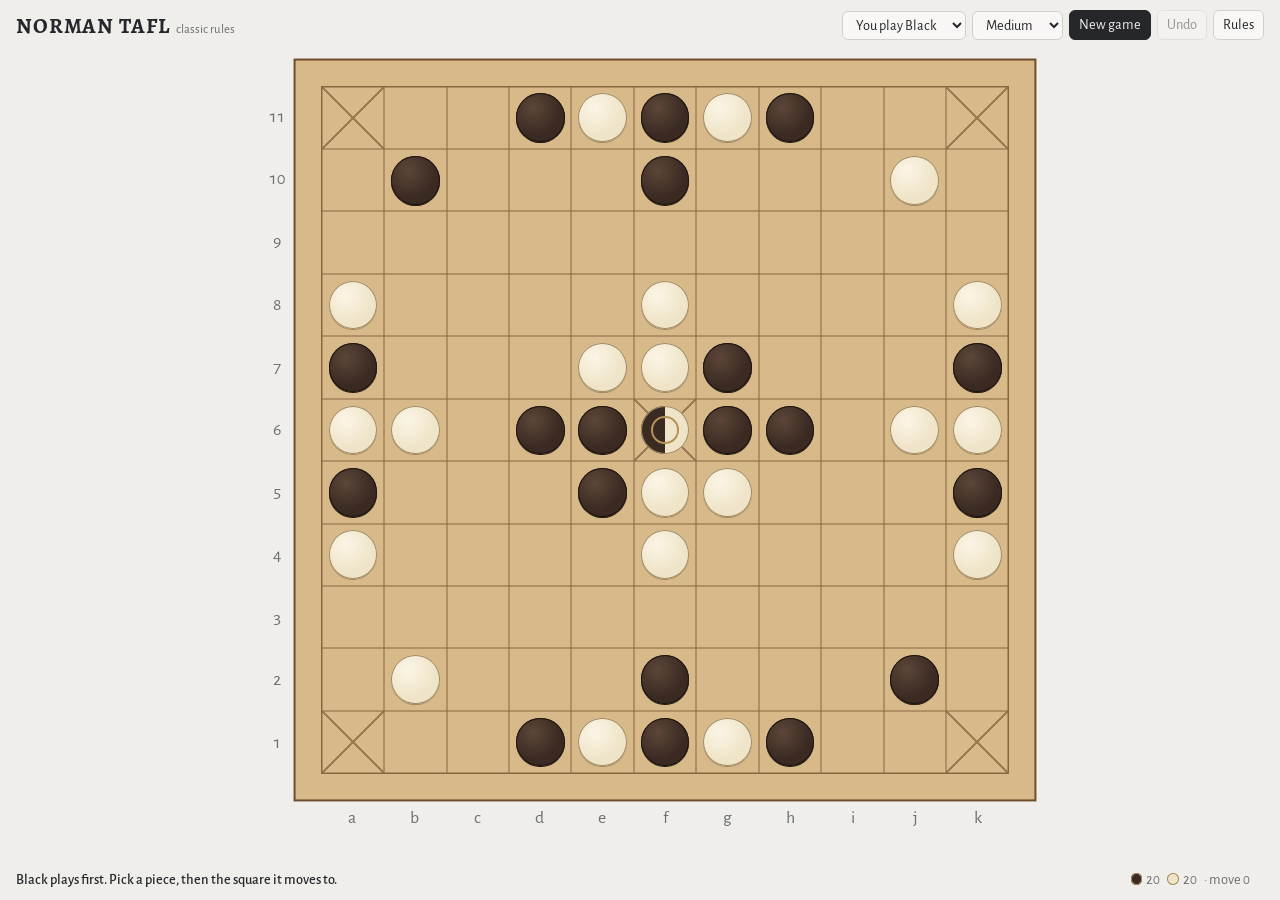
<file: games/tafl-normand/play/index.html>
<!doctype html>
<html lang="en">
<head>
<meta charset="utf-8">
<meta name="viewport" content="width=device-width, initial-scale=1, viewport-fit=cover">
<meta name="description" content="Play NORMAN TAFL online against the computer or with a friend: a symmetric tafl game where both kings start on the same square. Bring your king to a corner or capture the enemy king.">
<link rel="icon" href="/assets/favicon.svg" type="image/svg+xml">
<link rel="canonical" href="https://guillaume-enguehard.github.io/games/tafl-normand/play/">
<link rel="alternate" hreflang="en" href="https://guillaume-enguehard.github.io/games/tafl-normand/play/">
<link rel="alternate" hreflang="fr" href="https://guillaume-enguehard.github.io/games/tafl-normand/play/fr.html">
<title>NORMAN TAFL · Play online</title>
<meta name="claude:viewport-fit-sides" content="cover">
<link rel="preconnect" href="https://fonts.googleapis.com">
<link rel="preconnect" href="https://fonts.gstatic.com" crossorigin>
<link rel="stylesheet" href="https://fonts.googleapis.com/css2?family=Alegreya+SC:wght@500;700&family=Alegreya+Sans:wght@400;500;700&display=swap">
<style>
/* Layout: one screen, no scroll — slim control bar, the board as large as the remaining square, one status line. */
/* Layout: one screen, no scroll — slim control bar, the board as large as the remaining square, one status line. */
:root {
  --bg: #efeeeb;          /* neutral */
  --panel: #f8f7f5;
  --ink: #26272a;
  --muted: #6d6e72;
  --line: #d2d0cc;
  --wood: #d8b989;        /* light oak board */
  --grid: #8a6640;        /* board lines */
  --edge: #6e4d2d;        /* board border */
  --black: #3a2a22;       /* ebony */
  --black-edge: #1c130e;
  --black-hi: #5c4638;
  --white: #efe4c8;       /* ivory */
  --white-edge: #a08a62;
  --white-hi: #fbf5e6;
  --woad: #2f5d8a;        /* selection, legal moves */
  --madder: #a83a2c;      /* threat, forbidden */
  --last: rgba(110, 77, 45, .22);
  --font-display: "Alegreya SC", "Palatino Linotype", Georgia, serif;
  --font-ui: "Alegreya Sans", "Segoe UI", system-ui, sans-serif;
}
@media (prefers-color-scheme: dark) { :root:not([data-theme="light"]) {
  --bg: #1b1b1c; --panel: #242426; --ink: #e8e6e2; --muted: #9c9da1; --line: #38383b;
  --wood: #a27c4f; --grid: #4a3119; --edge: #3a2614;
  --black: #2a1e18; --black-edge: #0d0805; --black-hi: #46342a; --white: #e3d5b2; --white-edge: #4a3c26; --white-hi: #f3e9cf;
  --woad: #7fb0e0; --madder: #e06b58; --last: rgba(40, 24, 10, .28); color-scheme: dark } }
:root[data-theme="dark"] {
  --bg: #1b1b1c; --panel: #242426; --ink: #e8e6e2; --muted: #9c9da1; --line: #38383b;
  --wood: #a27c4f; --grid: #4a3119; --edge: #3a2614;
  --black: #2a1e18; --black-edge: #0d0805; --black-hi: #46342a; --white: #e3d5b2; --white-edge: #4a3c26; --white-hi: #f3e9cf;
  --woad: #7fb0e0; --madder: #e06b58; --last: rgba(40, 24, 10, .28); color-scheme: dark }
html, body { height: 100%; }
body { margin: 0; background: var(--bg); color: var(--ink); font-family: var(--font-ui); font-size: 15px; overflow: hidden; }
.app { height: 100%; box-sizing: border-box; display: grid; grid-template-rows: auto 1fr auto; gap: 8px;
  padding-block: 10px; padding-left: max(16px, env(safe-area-inset-left, 0px)); padding-right: max(16px, env(safe-area-inset-right, 0px)); }
header { display: flex; flex-wrap: wrap; align-items: center; gap: 8px 14px; }
h1 { font-family: var(--font-display); font-weight: 700; font-size: 1.35rem; letter-spacing: .04em; margin: 0; margin-right: auto; white-space: nowrap; }
h1 small { font-family: var(--font-ui); font-weight: 400; font-size: .8rem; letter-spacing: 0; color: var(--muted); margin-left: 6px; }
.controls { display: flex; flex-wrap: wrap; gap: 6px; align-items: center; }
select, button { font: inherit; font-size: .9rem; color: var(--ink); background: var(--panel); border: 1px solid var(--line); border-radius: 6px; padding: 5px 9px; cursor: pointer; }
button:hover, select:hover { border-color: var(--muted); }
button:focus-visible, select:focus-visible, .cell:focus-visible { outline: 2px solid var(--woad); outline-offset: 1px; }
button:disabled { opacity: .45; cursor: default; }
button.primary { background: var(--ink); color: var(--bg); border-color: var(--ink); }
main { min-height: 0; container-type: size; display: grid; place-items: center; position: relative; }
.frame { --s: min(100cqw, 100cqh); --rim: calc(var(--s) / 32); width: var(--s); height: var(--s); display: grid; grid-template-columns: 1.4fr repeat(11, 1fr) .6fr; grid-template-rows: .6fr repeat(11, 1fr) 1.4fr; }
.coord { display: grid; place-items: center; font-size: calc(var(--s) / 46); color: var(--muted); font-variant-numeric: tabular-nums; user-select: none; }
.board { grid-column: 2 / 13; grid-row: 2 / 13; display: grid; grid-template-columns: repeat(11, 1fr); grid-template-rows: repeat(11, 1fr);
  background: var(--wood); border: 1px solid var(--grid); border-radius: 0; position: relative; touch-action: manipulation;
  box-shadow: 0 0 0 var(--rim) var(--wood), 0 0 0 calc(var(--rim) + 2px) var(--edge); }
.cell { position: relative; border: 0; padding: 0; margin: 0; border-radius: 0; background: transparent; box-shadow: inset 0 0 0 .5px var(--grid); cursor: default; }
.cell.special::after { content: ""; position: absolute; inset: 0; pointer-events: none; opacity: .75;
  background: linear-gradient(45deg, transparent calc(50% - .9px), var(--grid) calc(50% - .9px), var(--grid) calc(50% + .9px), transparent calc(50% + .9px)),
              linear-gradient(-45deg, transparent calc(50% - .9px), var(--grid) calc(50% - .9px), var(--grid) calc(50% + .9px), transparent calc(50% + .9px)); }
.cell.last { background-image: linear-gradient(var(--last), var(--last)); }
.cell.can { cursor: pointer; }
.piece { position: absolute; inset: 11%; border-radius: 50%; z-index: 1; transition: transform .12s ease; }
.piece.b { background: radial-gradient(circle at 35% 30%, var(--black-hi), var(--black) 60%); box-shadow: 0 1px 0 var(--black-edge), inset 0 0 0 1px var(--black-edge); }
.piece.w { background: radial-gradient(circle at 35% 30%, var(--white-hi), var(--white) 60%); box-shadow: 0 1px 0 var(--white-edge), inset 0 0 0 1px var(--white-edge); }
.piece.king::before { content: ""; position: absolute; inset: 22%; border-radius: 50%; border: 2px solid currentColor; }
.piece.king::after { content: ""; position: absolute; inset: 42%; border-radius: 50%; background: currentColor; }
.piece.b.king { color: #c9b27c; } .piece.w.king { color: #7a6233; }
.piece.pair { background: linear-gradient(90deg, var(--black) 50%, var(--white) 50%); box-shadow: inset 0 0 0 1px var(--white-edge); color: #b39456; }
.piece.pair::before { content: ""; position: absolute; inset: 22%; border-radius: 50%; border: 2px solid #b39456; }
.cell.sel .piece { transform: scale(1.08); box-shadow: 0 0 0 3px var(--woad); }
.cell.threat .piece { box-shadow: 0 0 0 3px var(--madder); }
.dot { position: absolute; inset: 37%; border-radius: 50%; background: var(--woad); opacity: .8; z-index: 2; pointer-events: none; }
.no { position: absolute; inset: 34%; z-index: 2; pointer-events: none; opacity: .75; }
.no::before, .no::after { content: ""; position: absolute; left: 45%; top: 0; width: 10%; height: 100%; background: var(--madder); border-radius: 2px; transform: rotate(45deg); }
.no::after { transform: rotate(-45deg); }
.cell.winfrom .piece { box-shadow: 0 0 0 3px var(--madder); }
.winmark { position: absolute; inset: 16%; border-radius: 50%; border: 3px solid var(--madder); z-index: 3; pointer-events: none; }
.cell.capt::before { content: ""; position: absolute; inset: 30%; border-radius: 50%; border: 2px dashed var(--madder); opacity: .7; }
.banner { position: absolute; left: 50%; top: 4px; transform: translateX(-50%); background: var(--panel); border: 1px solid var(--line); border-radius: 10px;
  padding: 8px 16px; text-align: center; box-shadow: 0 6px 20px rgba(0,0,0,.22); max-width: min(92%, 380px); z-index: 5; cursor: pointer; }
.banner b { display: block; font-family: var(--font-display); font-size: 1.25rem; margin-bottom: 2px; }
.banner span { color: var(--muted); font-size: .9rem; }
footer { display: flex; flex-wrap: wrap; justify-content: space-between; align-items: center; gap: 4px 16px; font-size: .9rem; min-height: 1.4em; }
#status { font-weight: 500; }
#status.warn { color: var(--madder); }
.meta { color: var(--muted); font-variant-numeric: tabular-nums; display: flex; flex-wrap: wrap; gap: 2px 14px; }
.meta span { white-space: nowrap; }
.swatch { display: inline-block; width: .8em; height: .8em; border-radius: 50%; vertical-align: -.05em; margin-right: 4px; box-shadow: inset 0 0 0 1px var(--white-edge); }
.swatch.b { background: var(--black); } .swatch.w { background: var(--white); }
#rules { position: absolute; inset: 0; z-index: 10; background: var(--bg); overflow: auto; padding-block: 16px; padding-left: max(16px, env(safe-area-inset-left, 0px)); padding-right: max(16px, env(safe-area-inset-right, 0px)); }
#rules .inner { max-width: 62ch; margin: 0 auto; line-height: 1.45; }
#rules h2 { font-family: var(--font-display); font-size: 1.3rem; margin: 0 0 8px; }
#rules h3 { font-family: var(--font-display); font-size: 1.02rem; margin: 14px 0 4px; letter-spacing: .03em; }
#rules p { margin: 0 0 6px; }
@media (max-width: 560px) { h1 small { display: none; } select, button { padding: 4px 7px; font-size: .85rem; } }
@media (prefers-reduced-motion: reduce) { .piece { transition: none; } }
</style>
</head>
<body>


<div class="app" id="app">
  <header>
    <h1>NORMAN TAFL<small>classic rules</small></h1>
    <div class="controls">
      <select id="mode" aria-label="Game mode">
        <option value="b">You play Black</option>
        <option value="w">You play White</option>
        <option value="auto">AI vs AI</option>
        <option value="two">Two players</option>
      </select>
      <select id="level" aria-label="AI level">
        <option value="2000">Beginner</option>
        <option value="10000">Easy</option>
        <option value="50000" selected>Medium</option>
        <option value="200000">Strong</option>
        <option value="800000">Expert</option>
      </select>
      <button id="new" class="primary">New game</button>
      <button id="undo">Undo</button>
      <button id="pause" hidden>Pause</button>
      <button id="help">Rules</button>
    </div>
  </header>
  <main id="main">
    <div class="frame" id="frame"></div>
    <div class="banner" id="banner" title="Click to see the board" hidden><b id="bannerT"></b><span id="bannerS"></span></div>
  </main>
  <footer>
    <div id="status">Black plays first.</div>
    <div class="meta"><span id="counts"></span><span id="ai"></span></div>
  </footer>
  <div id="rules" hidden>
    <div class="inner">
      <h2>NORMAN TAFL rules</h2>
      <p>11 × 11 board. Each side has 20 pawns and a king. Black plays first.</p>
      <h3>Start</h3>
      <p>The two kings start stacked on f6. The first player to move this pair takes his own king along and leaves the enemy king on f6.</p>
      <h3>Moving</h3>
      <p>All pieces move like a rook in chess, over any number of empty squares, without jumping. No piece may stop on f6, but pieces may cross it when it is empty. Only kings may enter the corners.</p>
      <h3>Capturing</h3>
      <p>Only pawns capture. An enemy piece caught in line between the pawn that arrives and one of your pawns is removed. An empty corner or an empty f6 counts as one of your pawns.</p>
      <p>The king is captured the same way, except on f6 where it is safe. On an edge, it can only be captured along the edge, between two pawns.</p>
      <h3>Winning</h3>
      <p>You win if your king reaches a corner, if you capture the enemy king, or if your opponent cannot move.</p>
      <h3>Threats</h3>
      <p>If your opponent could win on his next move, you must stop the threat. A move that leaves him an immediate win is not allowed (red crosses on the board). If no move stops it, you lose. The third repetition of a position is a draw.</p>
      <p><button id="closeRules" class="primary">Back to the game</button></p>
    </div>
  </div>
</div>

<script id="engine">
// Tafl normand (v10.6 rules, classic): rules and alpha-beta AI.
// Port of the Java engine used in the simulation study (Nor.java, classic normand, threat rule on),
// kept bit-identical (same Zobrist keys, same RNG, same move ordering) so that both can be cross-checked.
var Engine = (function () {
  'use strict';
  var N = 11, NS = 121, C = 60, WIN = 100000;
  var EDGE_HOSTILE = false; // classic rules (set true for the edge-hostile variant)
  var DX = [1, -1, 0, 0], DY = [0, 0, 1, -1];
  var NB = new Int16Array(NS * 4), CORNER = new Uint8Array(NS), OUTER = new Uint8Array(NS), SPECIAL = new Uint8Array(NS);
  for (var s = 0; s < NS; s++) {
    var x = s % N, y = (s / N) | 0;
    for (var d = 0; d < 4; d++) { var nx = x + DX[d], ny = y + DY[d]; NB[s * 4 + d] = (nx >= 0 && ny >= 0 && nx < N && ny < N) ? ny * N + nx : -1; }
    OUTER[s] = (x === 0 || y === 0 || x === N - 1 || y === N - 1) ? 1 : 0;
    CORNER[s] = ((x === 0 || x === N - 1) && (y === 0 || y === N - 1)) ? 1 : 0;
    SPECIAL[s] = (CORNER[s] || s === C) ? 1 : 0;
  }
  // ---- java.util.Random (48-bit LCG), for identical Zobrist keys and identical root shuffles
  var MULT = 0x5DEECE66Dn, MASK = (1n << 48n) - 1n;
  function JRandom(seed) { this.seed = (BigInt.asUintN(64, BigInt(seed)) ^ MULT) & MASK; }
  JRandom.prototype.next = function (bits) { this.seed = (this.seed * MULT + 0xBn) & MASK; return Number(BigInt.asIntN(32, this.seed >> BigInt(48 - bits))); };
  JRandom.prototype.nextInt = function (bound) {
    if ((bound & -bound) === bound) return Number((BigInt(bound) * BigInt(this.next(31))) >> 31n);
    var bits, val;
    do { bits = this.next(31); val = bits % bound; } while (bits - val + (bound - 1) > 2147483647);
    return val;
  };
  JRandom.prototype.nextLongHL = function () { var hi = this.next(32), lo = this.next(32); // (hi<<32) + lo with sign of lo
    var v = BigInt.asIntN(64, (BigInt(hi) << 32n) + BigInt(lo)); return [Number(BigInt.asIntN(32, v >> 32n)), Number(BigInt.asIntN(32, v))]; };
  var ZH = new Int32Array(6 * NS), ZL = new Int32Array(6 * NS), ZSH, ZSL;
  (function () { var r = new JRandom(12345); for (var i = 0; i < 6; i++) for (var s = 0; s < NS; s++) { var h = r.nextLongHL(); ZH[i * NS + s] = h[0]; ZL[i * NS + s] = h[1]; } var z = r.nextLongHL(); ZSH = z[0]; ZSL = z[1]; })();

  function owner(v) { return v === 1 || v === 4 ? 1 : v === 2 || v === 3 ? 2 : v === 5 ? 3 : 0; }
  function isKing(v) { return v === 3 || v === 4 || v === 5; }
  function pawnOf(p) { return p === 1 ? 1 : 2; }
  function kingOf(p) { return p === 1 ? 4 : 3; }
  function sq(a) { return (parseInt(a.substring(1), 10) - 1) * N + (a.toLowerCase().charCodeAt(0) - 97); }
  function nm(s) { return String.fromCharCode(97 + s % N) + (((s / N) | 0) + 1); }
  var START1 = "d11 f11 h11 b10 f10 a7 g7 k7 d6 e6 g6 h6 a5 e5 k5 f2 j2 d1 f1 h1".split(" ");
  var START2 = "e11 g11 j10 a8 f8 k8 f7 e7 a6 b6 j6 k6 f5 g5 a4 f4 k4 b2 e1 g1".split(" ");
  var W_EXPERT = [0, 1.0, 0.6, 1.2, 0.05, -0.35, 0.5, 0, 0];
  var GUARD_SQ = [], GUARD_WV = [];
  (function () {
    var cs = [[0, 0], [N - 1, 0], [0, N - 1], [N - 1, N - 1]];
    for (var c = 0; c < 4; c++) {
      var sqs = [], ws = [];
      for (var s = 0; s < NS; s++) {
        var dx = Math.abs(s % N - cs[c][0]), dy = Math.abs(((s / N) | 0) - cs[c][1]), w = 0;
        if ((dx === 1 && dy === 2) || (dx === 2 && dy === 1)) w = 10;
        else if (dx === 2 && dy === 2) w = 6;
        else if ((dx === 0 && dy === 2) || (dx === 2 && dy === 0)) w = 6;
        else if ((dx === 1 && dy === 3) || (dx === 3 && dy === 1)) w = 5;
        else if (dx === 1 && dy === 1) w = 3;
        if (w > 0) { sqs.push(s); ws.push(w); }
      }
      GUARD_SQ.push(sqs); GUARD_WV.push(ws);
    }
  })();
  function cornerIdx(s) { return s === 0 ? 0 : s === N - 1 ? 1 : s === NS - N ? 2 : 3; }

  function Game(lite) {
    this.b = new Int8Array(NS); this.side = 1; this.hh = 0; this.hl = 0; this.ply = 0;
    this.rep = new Map(); // key lo -> array of [hi, count]
    var M = 4096;
    this.uFrom = new Int16Array(M); this.uTo = new Int16Array(M); this.uPiece = new Int8Array(M); this.uCapN = new Int8Array(M);
    this.uCapS = new Int16Array(M * 4); this.uCapP = new Int8Array(M * 4); this.uHH = new Int32Array(M); this.uHL = new Int32Array(M); this.uPair = new Uint8Array(M);
    this.sp = 0; this.kpos = [-1, -1, -1]; this.cnt = new Int32Array(6);
    this.kingCapturedFlag = false; this.edgeCapFlag = false;
    this.W = W_EXPERT.slice();
    // search state
    this.TTB = lite ? 8 : 20; var T = 1 << this.TTB; this.ttH = new Int32Array(T); this.ttL = new Int32Array(T); this.ttMove = new Int32Array(T);
    this.ttVal = new Float64Array(T); this.ttDepth = new Int8Array(T); this.ttFlag = new Int8Array(T);
    this.history = new Int32Array(lite ? 1 : NS * NS); this.nodes = 0; this.nodeLimit = 0; this.abort = false;
    this.mvBuf = []; this.scBuf = []; this.tmpBuf = [];
    for (var i = 0; i < (lite ? 2 : 64); i++) { this.mvBuf.push(new Int32Array(1200)); this.scBuf.push(new Float64Array(1200)); this.tmpBuf.push(new Int32Array(1200)); }
    this.pathH = new Int32Array(256); this.pathL = new Int32Array(256); this.pathN = 0; this.repHits = 0;
    this.rnd = new JRandom(Math.floor(Math.random() * 2147483647));
    this.lastDepth = 0; this.lastScore = 0; this.F = new Float64Array(9);
    this.routes2 = 0; this.kmob = 0; this.kf1 = new Float64Array(4); this.kf2 = new Float64Array(4);
  }
  var G = Game.prototype;
  G.repCount = function (hh, hl) { var a = this.rep.get(hl); if (!a) return 0; for (var i = 0; i < a.length; i++) if (a[i][0] === hh) return a[i][1]; return 0; };
  G.repAdd = function (hh, hl) { var a = this.rep.get(hl); if (!a) { a = []; this.rep.set(hl, a); } for (var i = 0; i < a.length; i++) if (a[i][0] === hh) { a[i][1]++; return; } a.push([hh, 1]); };
  G.put = function (s, v) {
    var o = this.b[s];
    if (o !== 0) { this.hh ^= ZH[o * NS + s]; this.hl ^= ZL[o * NS + s]; this.cnt[o]--; if (o === 3) this.kpos[2] = -1; else if (o === 4) this.kpos[1] = -1; }
    this.b[s] = v;
    if (v !== 0) { this.hh ^= ZH[v * NS + s]; this.hl ^= ZL[v * NS + s]; this.cnt[v]++; if (v === 3) this.kpos[2] = s; else if (v === 4) this.kpos[1] = s; }
  };
  G.setup = function () {
    this.b.fill(0); var i;
    for (i = 0; i < START1.length; i++) this.b[sq(START1[i])] = 1;
    for (i = 0; i < START2.length; i++) this.b[sq(START2[i])] = 2;
    this.b[C] = 5; this.side = 1; this.ply = 0; this.sp = 0; this.rep = new Map();
    this.cnt.fill(0); this.kpos[1] = this.kpos[2] = -1;
    for (var s = 0; s < NS; s++) { var v = this.b[s]; this.cnt[v]++; if (v === 3) this.kpos[2] = s; else if (v === 4) this.kpos[1] = s; }
    this.hh = 0; this.hl = 0; for (s = 0; s < NS; s++) if (this.b[s] !== 0) { this.hh ^= ZH[this.b[s] * NS + s]; this.hl ^= ZL[this.b[s] * NS + s]; }
    this.repAdd(this.hh, this.hl);
  };
  G.genPseudo = function (p, buf) {
    var n = 0, b = this.b;
    for (var s = 0; s < NS; s++) {
      var v = b[s]; if (v === 0 || !(owner(v) === p || v === 5)) continue;
      var king = isKing(v);
      for (var d = 0; d < 4; d++) {
        var t = NB[s * 4 + d];
        while (t >= 0 && b[t] === 0) { if (!king && CORNER[t]) break; if (t !== C) buf[n++] = s * 256 + t; t = NB[t * 4 + d]; }
      }
    }
    return n;
  };
  G.hasPseudo = function (p) {
    var b = this.b;
    for (var s = 0; s < NS; s++) {
      var v = b[s]; if (v === 0 || !(owner(v) === p || v === 5)) continue;
      var king = isKing(v);
      for (var d = 0; d < 4; d++) { var t = NB[s * 4 + d]; while (t >= 0 && b[t] === 0) { if (!king && CORNER[t]) break; if (t !== C) return true; t = NB[t * 4 + d]; } }
    }
    return false;
  };
  G.cap = function (s) { var k = this.sp * 4 + this.uCapN[this.sp]; this.uCapS[k] = s; this.uCapP[k] = this.b[s]; this.uCapN[this.sp]++; this.put(s, 0); };
  G.captures = function (t, m) {
    this.kingCapturedFlag = false; this.edgeCapFlag = false;
    var e = 3 - m, b = this.b;
    for (var d = 0; d < 4; d++) {
      var n1 = NB[t * 4 + d]; if (n1 < 0) continue; var n2 = NB[n1 * 4 + d];
      var tc = b[n1], isK = tc === kingOf(e) && n1 !== C;
      if (!(tc === pawnOf(e) || isK)) continue;
      var anvil;
      if (n2 < 0) anvil = isK && EDGE_HOSTILE; // optional variant: edge hostile to kings
      else anvil = b[n2] === pawnOf(m) || (SPECIAL[n2] && b[n2] === 0);
      if (anvil) { this.cap(n1); if (isK) { this.kingCapturedFlag = true; if (n2 < 0) this.edgeCapFlag = true; } }
    }
  };
  G.make = function (mv) {
    var f = mv >> 8, t = mv & 255, v = this.b[f], sp = this.sp;
    this.uFrom[sp] = f; this.uTo[sp] = t; this.uPiece[sp] = v; this.uHH[sp] = this.hh; this.uHL[sp] = this.hl; this.uCapN[sp] = 0; this.uPair[sp] = 0;
    this.put(f, 0);
    if (v === 5) { this.put(t, kingOf(this.side)); this.put(C, kingOf(3 - this.side)); this.uPair[sp] = 1; }
    else this.put(t, v);
    if (v === 1 || v === 2) this.captures(t, this.side);
    this.side = 3 - this.side; this.hh ^= ZSH; this.hl ^= ZSL; this.ply++; this.sp++;
  };
  G.unmake = function () {
    this.sp--; this.ply--; this.side = 3 - this.side;
    var sp = this.sp, f = this.uFrom[sp], t = this.uTo[sp], v = this.uPiece[sp];
    for (var i = this.uCapN[sp] - 1; i >= 0; i--) this.put(this.uCapS[sp * 4 + i], this.uCapP[sp * 4 + i]);
    if (this.uPair[sp]) this.put(C, 0);
    this.put(t, 0); this.put(f, v);
    this.hh = this.uHH[sp]; this.hl = this.uHL[sp];
  };
  G.kingSite = function (p) { return this.kpos[p]; };
  G.pairOnBoard = function () { return this.b[C] === 5; };
  /** outcome after a move by mover (rules only): 0 none, 1/2 winner */
  G.ruleOutcome = function (mover) {
    var own = this.kpos[mover];
    if (own >= 0 && CORNER[own]) return mover;
    if (!this.pairOnBoard() && this.kpos[3 - mover] < 0) return mover;
    if (!this.hasPseudo(this.side)) return mover;
    return 0;
  };
  /** full outcome after a played move: rules, then third repetition = draw (3) */
  G.outcome = function (mover) {
    var o = this.ruleOutcome(mover); if (o !== 0) return o;
    if (this.repCount(this.hh, this.hl) + 1 >= 3) return 3;
    return 0;
  };
  G.play = function (mv) { var mover = this.side; this.make(mv); var o = this.outcome(mover); this.repAdd(this.hh, this.hl); return o; };
  // ---- threat rule
  G.kingCanReachCorner = function (p) {
    var k = this.kpos[p]; if (k < 0) return false; var b = this.b;
    for (var d = 0; d < 4; d++) { var t = NB[k * 4 + d]; while (t >= 0 && b[t] === 0) { if (CORNER[t]) return true; t = NB[t * 4 + d]; } }
    return false;
  };
  G.pawnCanReach = function (p, site) {
    var b = this.b;
    if (site < 0 || b[site] !== 0 || CORNER[site] || site === C) return false;
    var pc = pawnOf(p);
    for (var d = 0; d < 4; d++) { var t = NB[site * 4 + d]; while (t >= 0 && b[t] === 0) t = NB[t * 4 + d]; if (t >= 0 && b[t] === pc) return true; }
    return false;
  };
  G.kingCapturableBy = function (p) {
    var k = this.kpos[3 - p]; if (k < 0 || k === C) return false;
    var pc = pawnOf(p), b = this.b;
    for (var d = 0; d < 4; d++) {
      var sup = NB[k * 4 + d], opp = NB[k * 4 + (d ^ 1)];
      if (opp < 0) continue;
      var support = sup < 0 ? EDGE_HOSTILE : (b[sup] === pc || (SPECIAL[sup] && b[sup] === 0));
      if (support && this.pawnCanReach(p, opp)) return true;
    }
    return false;
  };
  G.mobileCount = function (p) {
    var n = 0, b = this.b;
    for (var s = 0; s < NS; s++) {
      var v = b[s]; if (v === 0 || !(owner(v) === p || v === 5)) continue;
      var king = isKing(v), mob = false;
      for (var d = 0; d < 4 && !mob; d++) { var t = NB[s * 4 + d]; while (t >= 0 && b[t] === 0) { if (!king && CORNER[t]) break; if (t !== C) { mob = true; break; } t = NB[t * 4 + d]; } }
      if (mob && ++n >= 9) return n;
    }
    return n;
  };
  /** the side to move has an immediate winning move */
  G.oppHasImmediateWin = function (slot) {
    var opp = this.side, me = 3 - this.side;
    if (this.kingCanReachCorner(opp)) return true;
    if (this.kingCapturableBy(opp)) return true;
    if (this.mobileCount(me) >= 9) return false;
    var buf = this.tmpBuf[slot], n = this.genPseudo(opp, buf);
    for (var i = 0; i < n; i++) { this.make(buf[i]); var win = this.ruleOutcome(opp) === opp; this.unmake(); if (win) return true; }
    return false;
  };
  G.genLegal = function (buf, slot) {
    var n = this.genPseudo(this.side, buf), m = 0, me = this.side;
    for (var i = 0; i < n; i++) {
      var mv = buf[i]; this.make(mv);
      var o = this.ruleOutcome(me), keep;
      if (o === me) keep = true;
      else if (this.repCount(this.hh, this.hl) + 1 >= 3) keep = true;
      else keep = !this.oppHasImmediateWin(Math.min(63, slot + 1));
      this.unmake();
      if (keep) buf[m++] = mv;
    }
    return m;
  };
  /** bitmask of the win types player p could achieve right now: 1 corner, 2 capture, 4 edge capture, 8 blockade */
  G.winTypes = function (p) {
    var saved = this.side, sh = this.hh, sl = this.hl;
    if (this.side !== p) { this.side = p; this.hh ^= ZSH; this.hl ^= ZSL; }
    var buf = this.wtBuf || (this.wtBuf = new Int32Array(1200)), n = this.genPseudo(p, buf), m = 0;
    for (var i = 0; i < n; i++) {
      this.make(buf[i]);
      if (this.ruleOutcome(p) === p) {
        var own = this.kpos[p];
        if (own >= 0 && CORNER[own]) m |= 1;
        else if (!this.pairOnBoard() && this.kpos[3 - p] < 0) m |= this.edgeCapFlag ? 4 : 2;
        else m |= 8;
      }
      this.unmake();
    }
    if (this.side !== saved) { this.side = saved; this.hh = sh; this.hl = sl; }
    return m;
  };
  /** winning moves available to player p right now (p not necessarily to move): [{mv, type}] with type 1 corner, 2 capture, 4 edge capture, 8 blockade */
  G.winningMoves = function (p) {
    var saved = this.side, sh = this.hh, sl = this.hl, out = [];
    if (this.side !== p) { this.side = p; this.hh ^= ZSH; this.hl ^= ZSL; }
    var buf = new Int32Array(1200), n = this.genPseudo(p, buf);
    for (var i = 0; i < n; i++) {
      this.make(buf[i]);
      if (this.ruleOutcome(p) === p) {
        var own = this.kpos[p], ty = (own >= 0 && CORNER[own]) ? 1 : (!this.pairOnBoard() && this.kpos[3 - p] < 0) ? (this.edgeCapFlag ? 4 : 2) : 8;
        out.push({ mv: buf[i], type: ty });
      }
      this.unmake();
    }
    if (this.side !== saved) { this.side = saved; this.hh = sh; this.hl = sl; }
    return out;
  };
  // ---- evaluation
  G.kingDist = function (k) {
    this.routes2 = 0; this.kmob = 0; if (k < 0) return 9;
    var best = 9, c2 = [false, false, false, false], b = this.b;
    for (var d = 0; d < 4; d++) {
      var t = NB[k * 4 + d];
      while (t >= 0 && b[t] === 0) {
        if (t !== C) this.kmob++;
        if (CORNER[t]) best = 1;
        else if (t !== C) {
          for (var e = 0; e < 4; e++) {
            if (e === (d ^ 1)) continue;
            var u = NB[t * 4 + e];
            while (u >= 0 && b[u] === 0) { if (CORNER[u]) { if (best > 2) best = 2; c2[cornerIdx(u)] = true; } u = NB[u * 4 + e]; }
          }
        }
        t = NB[t * 4 + d];
      }
    }
    for (var i = 0; i < 4; i++) if (c2[i]) this.routes2++;
    if (best > 2) best = 3;
    return best;
  };
  G.pressure = function (k, enemyPawn) { if (k < 0) return 0; var n = 0; for (var d = 0; d < 4; d++) { var q = NB[k * 4 + d]; if (q >= 0 && this.b[q] === enemyPawn) n++; } return n; };
  G.guard = function (pawn) {
    var g = 0;
    for (var c = 0; c < 4; c++) { var sum = 0, sqs = GUARD_SQ[c], ws = GUARD_WV[c]; for (var i = 0; i < sqs.length; i++) if (this.b[sqs[i]] === pawn) sum += ws[i]; g += Math.min(sum, 25) / 10.0; }
    return g;
  };
  G.kingFeat = function (p, out) {
    var k = this.kpos[p];
    if (k < 0) { out[0] = out[1] = out[2] = out[3] = 0; return; }
    var dist = this.kingDist(k);
    out[0] = 3 - dist; out[1] = this.routes2; out[2] = this.kmob; out[3] = this.pressure(k, pawnOf(3 - p));
  };
  G.evaluate = function (p) {
    var F = this.F, kf1 = this.kf1, kf2 = this.kf2;
    this.kingFeat(1, kf1); this.kingFeat(2, kf2);
    F[0] = 1; F[1] = this.cnt[1] - this.cnt[2]; F[2] = kf1[0] - kf2[0]; F[3] = kf1[1] - kf2[1]; F[4] = kf1[2] - kf2[2]; F[5] = kf1[3] - kf2[3];
    F[6] = this.guard(1) - this.guard(2); F[7] = this.side === 1 ? 1 : 0; F[8] = 0;
    var d = 0, W = this.W; for (var i = 0; i < W.length; i++) d += W[i] * F[i];
    return p === 1 ? d : -d;
  };
  // ---- search
  G.util = function (o, p, depthLeft) { if (o === 3) return 0; return o === p ? WIN + depthLeft : -WIN - depthLeft; };
  G.seenBefore = function () { if (this.repCount(this.hh, this.hl) > 0) return true; for (var i = 0; i < this.pathN - 1; i++) if (this.pathH[i] === this.hh && this.pathL[i] === this.hl) return true; return false; };
  G.outcomeInSearch = function (mover) {
    var o = this.ruleOutcome(mover); if (o !== 0) return o;
    var c2 = 1; for (var i = 0; i < this.pathN; i++) if (this.pathH[i] === this.hh && this.pathL[i] === this.hl) c2++;
    if (c2 + this.repCount(this.hh, this.hl) >= 3) { this.repHits++; return 3; }
    return 0;
  };
  G.orderMoves = function (buf, n, ttMove, slot) {
    var sc = this.scBuf[slot], b = this.b;
    for (var i = 0; i < n; i++) {
      var mv = buf[i], f = mv >> 8, t = mv & 255, s = this.history[f * NS + t];
      if (mv === ttMove) s += 1e9;
      var v = b[f];
      if (isKing(v)) s += 1e5 + (CORNER[t] ? 1e7 : 0);
      for (var d = 0; d < 4; d++) { var n1 = NB[t * 4 + d]; if (n1 < 0) continue; var n2 = NB[n1 * 4 + d]; if (n2 < 0) continue;
        if (b[n1] !== 0 && owner(b[n1]) !== owner(v) && owner(b[n1]) !== 3 && (owner(b[n2]) === owner(v) || (SPECIAL[n2] && b[n2] === 0))) s += 1e6; }
      sc[i] = s;
    }
    for (i = 1; i < n; i++) { var m = buf[i], ss = sc[i], j = i - 1; while (j >= 0 && sc[j] < ss) { buf[j + 1] = buf[j]; sc[j + 1] = sc[j]; j--; } buf[j + 1] = m; sc[j + 1] = ss; }
  };
  G.negamax = function (depth, alpha, beta, slot) {
    if ((++this.nodes & 1023) === 0 && this.nodes > this.nodeLimit) this.abort = true;
    if (this.abort) return 0;
    var p = this.side, idx = this.hl & ((1 << this.TTB) - 1), ttMove = 0;
    var repSensitive = this.seenBefore();
    if (this.ttH[idx] === this.hh && this.ttL[idx] === this.hl) {
      ttMove = this.ttMove[idx];
      if (this.ttDepth[idx] >= depth && !repSensitive) {
        var tv = this.ttVal[idx], fl = this.ttFlag[idx];
        if (fl === 0) return tv; if (fl === 1 && tv >= beta) return tv; if (fl === 2 && tv <= alpha) return tv;
      }
    }
    if (depth <= 0) return this.evaluate(p);
    var buf = this.mvBuf[slot], n = this.genPseudo(p, buf);
    if (n === 0) return -WIN - depth;
    var legalCount = 0;
    this.orderMoves(buf, n, ttMove, slot);
    var best = -1e18, a0 = alpha, bestMv = 0, rh0 = this.repHits, sc = this.scBuf[slot];
    for (var i = 0; i < n; i++) {
      var mv = buf[i], tactical = sc[i] >= 1e5;
      this.make(mv);
      var o = this.outcomeInSearch(p);
      if (o === 0 && this.oppHasImmediateWin(Math.min(63, slot + 1))) { this.unmake(); continue; }
      legalCount++;
      var v;
      if (o !== 0) v = this.util(o, p, depth);
      else {
        this.pathH[this.pathN] = this.hh; this.pathL[this.pathN] = this.hl; this.pathN++;
        if (legalCount === 1) v = -this.negamax(depth - 1, -beta, -alpha, slot + 1);
        else {
          var red = (depth >= 3 && i >= 4 && !tactical) ? (i >= 12 && depth >= 4 ? 2 : 1) : 0;
          v = -this.negamax(depth - 1 - red, -alpha - 1e-6, -alpha, slot + 1);
          if (!this.abort && v > alpha && (red > 0 || v < beta)) v = -this.negamax(depth - 1, -beta, -alpha, slot + 1);
        }
        this.pathN--;
      }
      this.unmake();
      if (this.abort) return 0;
      if (v > best) { best = v; bestMv = mv; }
      if (v > alpha) alpha = v;
      if (alpha >= beta) { this.history[(mv >> 8) * NS + (mv & 255)] += depth * depth; break; }
    }
    if (legalCount === 0) return -WIN - depth;
    if (this.repHits === rh0 && !repSensitive) {
      this.ttH[idx] = this.hh; this.ttL[idx] = this.hl; this.ttMove[idx] = bestMv; this.ttVal[idx] = best; this.ttDepth[idx] = depth;
      this.ttFlag[idx] = best <= a0 ? 2 : best >= beta ? 1 : 0;
    } else if (!(this.ttH[idx] === this.hh && this.ttL[idx] === this.hl)) {
      this.ttH[idx] = this.hh; this.ttL[idx] = this.hl; this.ttMove[idx] = bestMv; this.ttDepth[idx] = -1; this.ttFlag[idx] = 0;
    }
    return best;
  };
  G.orderRoot = function (order, n, first) {
    for (var i = 0; i < n; i++) if (order[i] === first) { order[i] = order[0]; order[0] = first; break; }
    for (i = n - 1; i > 1; i--) { var j = 1 + this.rnd.nextInt(i), t = order[i]; order[i] = order[j]; order[j] = t; }
  };
  /** iterative deepening with a node budget; randomMargin > 0 picks among moves within the margin of the best */
  G.searchRoot = function (budget, maxDepth, randomMargin) {
    this.nodes = 0; this.nodeLimit = budget; this.abort = false; this.pathN = 0; this.lastDepth = 0;
    this.history.fill(0);
    var root = new Int32Array(1200), n = this.genLegal(root, 0);
    if (n === 0) return -1;
    if (n === 1) { this.lastDepth = 0; return root[0]; }
    var best = root[this.rnd.nextInt(n)], lastVals = null, lastOrder = null;
    for (var depth = 1; depth <= maxDepth; depth++) {
      var alpha = -1e18, order = root.slice(0, 1200), on = n;
      this.orderRoot(order, on, best);
      var bv = -1e18, bm = order[0], dv = new Float64Array(on);
      for (var i = 0; i < on; i++) {
        var mv = order[i]; this.make(mv);
        var o = this.outcomeInSearch(3 - this.side), v;
        if (o !== 0) v = this.util(o, 3 - this.side, depth);
        else {
          this.pathH[this.pathN] = this.hh; this.pathL[this.pathN] = this.hl; this.pathN++;
          var a = randomMargin > 0 ? -1e18 : alpha;
          v = -this.negamax(depth - 1, -1e18, -a, 1);
          this.pathN--;
        }
        this.unmake();
        if (this.abort) break;
        dv[i] = v;
        if (v > bv) { bv = v; bm = mv; }
        if (v > alpha) alpha = v;
      }
      if (this.abort) break;
      best = bm; this.lastDepth = depth; this.lastScore = bv; lastVals = dv; lastOrder = order;
      if (bv >= WIN / 2 || bv <= -WIN / 2) break;
    }
    if (randomMargin > 0 && lastVals !== null) {
      var cand = [];
      for (i = 0; i < lastVals.length; i++) if (lastVals[i] >= this.lastScore - randomMargin) cand.push(lastOrder[i]);
      return cand[this.rnd.nextInt(cand.length)];
    }
    return best;
  };
  return { N: N, NS: NS, C: C, CORNER: CORNER, OUTER: OUTER, SPECIAL: SPECIAL, Game: Game, JRandom: JRandom, sq: sq, nm: nm, owner: owner, isKing: isKing, WIN: WIN };
})();

</script>
<script>
(function () {
  'use strict';
  var E = Engine, N = E.N, NS = E.NS;
  var $ = function (id) { return document.getElementById(id); };
  var LEVEL_NAMES = { 2000: 'Beginner', 10000: 'Easy', 50000: 'Medium', 200000: 'Strong', 800000: 'Expert' };
  var S = { moves: [], mode: 'b', level: 50000, paused: false, result: null, sel: -1, aiBusy: false, info: '' };
  var g, legal = [], pseudo = [], cells = [], lastCaps = [], worker = null, reqId = 0, autoTimer = null;

  try { var saved = JSON.parse(localStorage.getItem('tafl-normand-ui') || '{}'); if (saved.mode) S.mode = saved.mode; if (saved.level) S.level = +saved.level; } catch (e) {}
  function saveUi() { try { localStorage.setItem('tafl-normand-ui', JSON.stringify({ mode: S.mode, level: S.level })); } catch (e) {} }

  // ---------- AI worker (same engine source)
  function makeWorker() {
    var src = $('engine').textContent + '\n;(' + function () {
      var G = new Engine.Game(false);
      self.onmessage = function (ev) {
        var m = ev.data, t0 = Date.now();
        G.setup(); for (var i = 0; i < m.moves.length; i++) G.play(m.moves[i]);
        G.rnd = new Engine.JRandom(m.seed);
        var mv = G.ply < 4 ? G.searchRoot(Math.min(m.budget, 20000), 2, 0.3) : G.searchRoot(m.budget, 64, 0);
        self.postMessage({ id: m.id, move: mv, depth: G.lastDepth, score: G.lastScore, nodes: G.nodes, ms: Date.now() - t0 });
      };
    }.toString() + ')();';
    var w = new Worker(URL.createObjectURL(new Blob([src], { type: 'text/javascript' })));
    w.onmessage = onAiMove;
    return w;
  }
  function stopAi() { if (worker && S.aiBusy) { worker.terminate(); worker = null; } S.aiBusy = false; clearTimeout(autoTimer); }

  // ---------- game state
  function rebuild() {
    g = new E.Game(true); g.setup(); S.result = null; lastCaps = [];
    for (var i = 0; i < S.moves.length; i++) { var o = g.play(S.moves[i]); if (o) S.result = describe(o); }
    if (!S.result) checkEnd();
    computeLegal();
  }
  function computeLegal() {
    var buf = new Int32Array(1200), n = S.result ? 0 : g.genLegal(buf, 0); legal = Array.prototype.slice.call(buf, 0, n);
    var pb = new Int32Array(1200), pn = S.result ? 0 : g.genPseudo(g.side, pb); pseudo = Array.prototype.slice.call(pb, 0, pn);
  }
  var NAME = { 1: 'Black', 2: 'White' };
  function describe(o) {
    if (o === 3) return { winner: 0, title: 'Draw', why: 'The same position occurred three times.' };
    var kw = g.kpos[o];
    if (kw >= 0 && E.CORNER[kw]) return { winner: o, title: NAME[o] + ' wins', why: 'The ' + (o === 1 ? 'black' : 'white') + ' king reached a corner.' };
    if (!g.pairOnBoard() && g.kpos[3 - o] < 0) return { winner: o, title: NAME[o] + ' wins', why: g.edgeCapFlag ? 'King captured against the edge.' : 'King captured.' };
    return { winner: o, title: NAME[o] + ' wins', why: NAME[3 - o] + ' cannot move.' };
  }
  function checkEnd() {
    if (S.result) return;
    var buf = new Int32Array(1200);
    if (g.genLegal(buf, 0) === 0) {
      var w = 3 - g.side, l = 3 - w, wm = g.winningMoves(w), pick = null, i;
      for (i = 0; i < wm.length; i++) if (wm[i].type === 1) { pick = wm[i]; break; }
      if (!pick) pick = wm[0];
      var why = NAME[l] + ' has no defence left.';
      if (pick) {
        var f = pick.mv >> 8, to = pick.mv & 255, mvTxt = E.nm(f) + '-' + E.nm(to);
        if (pick.type === 1) why = 'The ' + (w === 1 ? 'black' : 'white') + ' king will reach ' + E.nm(to) + ' (' + mvTxt + '): ' + why;
        else if (pick.type === 2 || pick.type === 4) why = 'The ' + (l === 1 ? 'black' : 'white') + ' king will be captured' + (pick.type === 4 ? ' against the edge' : '') + ' (' + mvTxt + '): ' + why;
        else why = NAME[l] + ' will be blocked (' + mvTxt + '): ' + why;
        if (wm.length > 1) why += ' ' + wm.length + ' winning moves available.';
      }
      S.result = { winner: w, title: NAME[w] + ' wins', why: why, win: pick ? { from: pick.mv >> 8, to: pick.mv & 255, type: pick.type } : null };
    } else if (g.ply >= 400) S.result = { winner: 0, title: 'Draw', why: 'The 400-move limit was reached.' };
  }
  function threatenedKing() { // king of the side to move that the opponent could capture or out-run next move
    if (S.result) return { mask: 0 };
    var t = g.winTypes(3 - g.side); return { mask: t };
  }
  function isHuman(p) { return S.mode === 'two' || (S.mode === 'b' && p === 1) || (S.mode === 'w' && p === 2); }

  function playMove(mv) {
    var before = new Int8Array(g.b);
    var o = g.play(mv); S.moves.push(mv); S.sel = -1;
    lastCaps = []; for (var s = 0; s < NS; s++) if (before[s] !== 0 && g.b[s] === 0 && s !== (mv >> 8) && !(before[s] === 5)) lastCaps.push(s);
    if (o) S.result = describe(o); else checkEnd();
    computeLegal(); render(); afterMove();
  }
  function afterMove() {
    if (S.result) { S.aiBusy = false; return; }
    if (!isHuman(g.side)) {
      if (S.mode === 'auto') { if (S.paused) return; autoTimer = setTimeout(askAi, 380); } else askAi();
    }
  }
  function askAi() {
    if (S.result || isHuman(g.side) || S.aiBusy) return;
    if (!worker) worker = makeWorker();
    S.aiBusy = true; S.info = ''; reqId++;
    worker.postMessage({ id: reqId, moves: S.moves, budget: S.level, seed: Math.floor(Math.random() * 2147483647) });
    render();
  }
  function onAiMove(ev) {
    var r = ev.data; if (r.id !== reqId) return; S.aiBusy = false;
    if (r.move < 0) return;
    S.info = (r.depth ? 'depth ' + r.depth + ' · ' : '') + (r.ms / 1000).toFixed(1) + ' s';
    playMove(r.move);
  }

  // ---------- rendering
  function buildBoard() {
    var fr = $('frame'), r, c;
    // coordinates column, board, letters row
    var out = '';
    for (r = 0; r < N; r++) out += '<div class="coord" style="grid-column:1;grid-row:' + (r + 2) + '">' + (N - r) + '</div>';
    for (c = 0; c < N; c++) out += '<div class="coord" style="grid-row:13;grid-column:' + (c + 2) + '">' + String.fromCharCode(97 + c) + '</div>';
    out += '<div class="board" id="board" role="grid" aria-label="Board"></div>';
    fr.innerHTML = out;
    var bd = $('board'), b2 = '';
    for (r = 0; r < N; r++) for (c = 0; c < N; c++) {
      var s = (N - 1 - r) * N + c, sp = E.SPECIAL[s] ? ' special' : '';
      b2 += '<button class="cell' + sp + '" data-s="' + s + '" aria-label="' + E.nm(s) + '"></button>';
    }
    bd.innerHTML = b2; cells = [];
    var all = bd.querySelectorAll('.cell'); for (var i = 0; i < all.length; i++) cells[+all[i].dataset.s] = all[i];
    bd.addEventListener('click', function (ev) { var el = ev.target.closest('.cell'); if (el) clickCell(+el.dataset.s); });
  }
  function pieceHtml(v) {
    if (v === 1) return '<span class="piece b"></span>';
    if (v === 2) return '<span class="piece w"></span>';
    if (v === 4) return '<span class="piece b king"></span>';
    if (v === 3) return '<span class="piece w king"></span>';
    if (v === 5) return '<span class="piece pair"></span>';
    return '';
  }
  function render() {
    var last = S.moves.length ? S.moves[S.moves.length - 1] : -1, selMoves = {}, selForbidden = {};
    if (S.sel >= 0) {
      for (var i = 0; i < legal.length; i++) if ((legal[i] >> 8) === S.sel) selMoves[legal[i] & 255] = 1;
      for (i = 0; i < pseudo.length; i++) if ((pseudo[i] >> 8) === S.sel && !selMoves[pseudo[i] & 255]) selForbidden[pseudo[i] & 255] = 1;
    }
    var human = !S.result && isHuman(g.side) && !S.aiBusy, movable = {};
    if (human) for (i = 0; i < pseudo.length; i++) movable[pseudo[i] >> 8] = 1;
    var th = threatenedKing(), threatSq = -1;
    if (th.mask & 6) threatSq = g.kpos[g.side];
    for (var s = 0; s < NS; s++) {
      var el = cells[s], v = g.b[s], h = pieceHtml(v);
      if (selMoves[s]) h += '<span class="dot"></span>'; else if (selForbidden[s]) h += '<span class="no"></span>';
      var win = S.result && S.result.win;
      if (win && s === win.to) h += '<span class="winmark"></span>';
      el.innerHTML = h;
      el.classList.toggle('last', last >= 0 && (s === (last >> 8) || s === (last & 255)));
      el.classList.toggle('sel', s === S.sel);
      el.classList.toggle('can', human && (!!movable[s] || !!selMoves[s] || !!selForbidden[s]));
      el.classList.toggle('threat', s === threatSq || !!(S.result && S.result.win && S.result.win.type !== 1 && S.result.win.type !== 8 && s === g.kpos[3 - S.result.winner]));
      el.classList.toggle('winfrom', !!(S.result && S.result.win && s === S.result.win.from));
      el.classList.toggle('capt', lastCaps.indexOf(s) >= 0);
    }
    // status
    var st = $('status'), txt, warn = false;
    if (S.result) txt = S.result.title + '. ' + S.result.why;
    else {
      var who = NAME[g.side];
      if (S.aiBusy) txt = 'The AI is thinking for ' + who + '…';
      else if (S.mode === 'auto' && S.paused) txt = 'Paused. ' + who + ' to move.';
      else txt = who + ' to move' + (isHuman(g.side) && S.mode !== 'two' ? ' (you)' : '') + '.';
      if (th.mask) {
        var k = []; if (th.mask & 1) k.push('king to a corner'); if (th.mask & 2) k.push('king capture'); if (th.mask & 4) k.push('capture against the edge'); if (th.mask & 8) k.push('blockade');
        txt += ' Threat: ' + k.join(', ') + '. You must stop it.'; warn = true;
      }
      if (g.ply === 0) txt = 'Black plays first. ' + (isHuman(1) ? 'Pick a piece, then the square it moves to.' : '');
    }
    st.textContent = txt; st.className = warn ? 'warn' : '';
    $('counts').innerHTML = '<span class="swatch b"></span>' + g.cnt[1] + ' <span class="swatch w"></span>' + g.cnt[2] + ' · move ' + g.ply;
    $('ai').textContent = S.info ? 'AI ' + LEVEL_NAMES[S.level] + ': ' + S.info : '';
    var bn = $('banner'); bn.hidden = !S.result || S.bannerOff;
    if (S.result) { $('bannerT').textContent = S.result.title; $('bannerS').textContent = S.result.why; }
    $('pause').hidden = S.mode !== 'auto'; $('pause').textContent = S.paused ? 'Resume' : 'Pause';
    $('undo').disabled = S.moves.length === 0 || S.mode === 'auto';
    $('mode').value = S.mode; $('level').value = String(S.level);
  }

  // ---------- input
  function clickCell(s) {
    if (S.result || S.aiBusy || !isHuman(g.side)) return;
    if (S.sel >= 0) {
      var mv = S.sel * 256 + s;
      if (legal.indexOf(mv) >= 0) { playMove(mv); return; }
      if (pseudo.indexOf(mv) >= 0) { flash('Not allowed: this move leaves your opponent an immediate win.'); return; }
    }
    var mine = false; for (var i = 0; i < pseudo.length; i++) if ((pseudo[i] >> 8) === s) { mine = true; break; }
    S.sel = (mine && S.sel !== s) ? s : -1; render();
  }
  var flashTimer = null;
  function flash(msg) { var st = $('status'); st.textContent = msg; st.className = 'warn'; clearTimeout(flashTimer); flashTimer = setTimeout(render, 2200); }

  function newGame() { stopAi(); S.moves = []; S.sel = -1; S.info = ''; S.paused = false; S.bannerOff = false; rebuild(); render(); afterMove(); }
  $('new').onclick = newGame;
  $('banner').onclick = function () { S.bannerOff = true; render(); };
  $('mode').onchange = function () { S.mode = this.value; saveUi(); stopAi(); S.sel = -1; S.paused = false; render(); afterMove(); };
  $('level').onchange = function () { S.level = +this.value; saveUi(); };
  $('undo').onclick = function () {
    if (!S.moves.length) return; stopAi();
    if (S.mode === 'two') S.moves.pop();
    else { do { S.moves.pop(); } while (S.moves.length && !isHumanAfter(S.moves.length)); }
    S.sel = -1; S.info = ''; S.bannerOff = false; rebuild(); render(); afterMove();
  };
  function isHumanAfter(nMoves) { var side = nMoves % 2 === 0 ? 1 : 2; return isHuman(side); }
  $('pause').onclick = function () { S.paused = !S.paused; if (S.paused) clearTimeout(autoTimer); render(); if (!S.paused) afterMove(); };
  $('help').onclick = function () { $('rules').hidden = false; };
  $('closeRules').onclick = function () { $('rules').hidden = true; };
  document.addEventListener('keydown', function (e) { if (e.key === 'Escape') { if (!$('rules').hidden) $('rules').hidden = true; else if (S.sel >= 0) { S.sel = -1; render(); } } });

  // ---------- boot (keeps the game across page updates)
  function start(data) {
    if (data && data.moves) { S.moves = data.moves.slice(); S.mode = data.mode || S.mode; S.level = data.level || S.level; S.paused = !!data.paused; }
    buildBoard(); rebuild(); render(); afterMove();
  }
  if (window.claude && window.claude.hot && window.claude.hot.snapshot) window.claude.hot.snapshot(function () { return { moves: S.moves, mode: S.mode, level: S.level, paused: S.paused }; });
  if (window.claude && window.claude.hot && window.claude.hot.ready) window.claude.hot.ready(start); else start((window.claude && window.claude.hot && window.claude.hot.data) || {});
})();
</script>

</body>
</html>
</file>
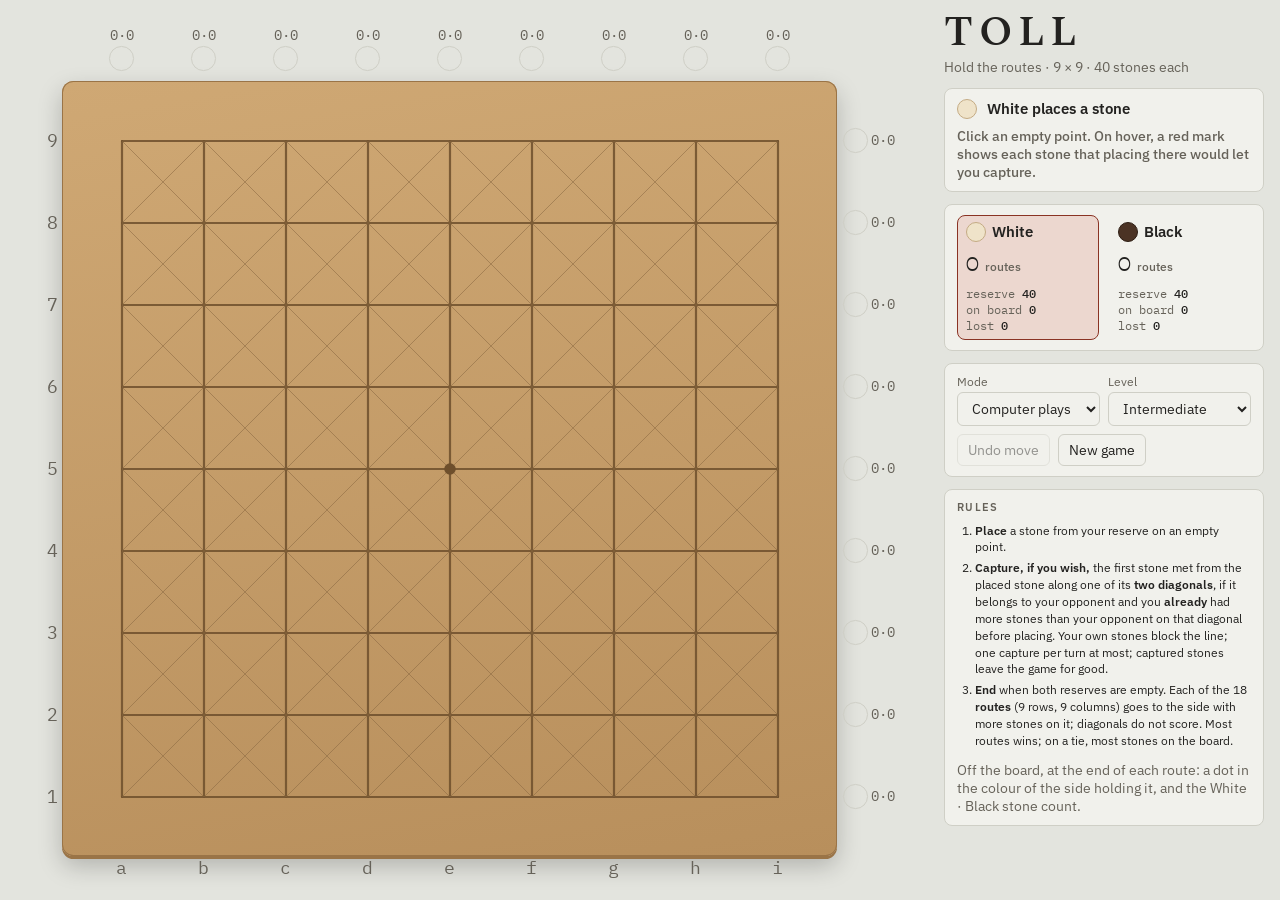
<file: games/toll/play/index.html>
<!doctype html>
<html lang="en">
<head>
<meta charset="utf-8">
<meta name="viewport" content="width=device-width, initial-scale=1, viewport-fit=cover">
<meta name="description" content="Play Toll online against the computer or with a friend: place your stones, capture along the diagonals, hold the most routes.">
<link rel="icon" href="/assets/favicon.svg" type="image/svg+xml">
<link rel="canonical" href="https://guillaume-enguehard.github.io/games/toll/play/">
<link rel="alternate" hreflang="en" href="https://guillaume-enguehard.github.io/games/toll/play/">
<link rel="alternate" hreflang="fr" href="https://guillaume-enguehard.github.io/games/toll/play/fr.html">
<title>TOLL · Play online</title>
<meta name="claude:viewport-fit-sides" content="cover">
<link rel="preconnect" href="https://fonts.googleapis.com">
<link rel="preconnect" href="https://fonts.gstatic.com" crossorigin>
<link rel="stylesheet" href="https://fonts.googleapis.com/css2?family=Spectral+SC:wght@500;600&family=Spectral:wght@400;500&family=IBM+Plex+Sans:wght@400;500;600&family=IBM+Plex+Mono:wght@500&display=swap">
<style>
/* Toll — un bloc de bois posé sur la table ; au bout de chaque route, hors du plateau, un point à la couleur du camp qui la tient.
   Mise en page : une seule fenêtre ; le plateau occupe l'espace carré disponible, le pupitre à côté (dessous en portrait). */
:root{
  --table:#e3e4de; --panel:#f1f1ec; --ink:#232220; --muted:#666259; --rule:#cfcfc6;
  --wood:#cfa874; --wood-deep:#b88f5c; --wood-edge:#9a7447; --groove:#6e4f2c; --groove-fine:#8c6a43;
  --maple:#efe3c9; --maple-edge:#c4ab84; --walnut:#4b3324; --walnut-edge:#2d1e14;
  --hole:#5d4228; --accent:#8a3324; --accent-soft:#ecd7cf;
  --f-display:"Spectral SC","Spectral",Georgia,"Times New Roman",serif;
  --f-body:"IBM Plex Sans","Segoe UI",system-ui,sans-serif;
  --f-mono:"IBM Plex Mono",ui-monospace,Menlo,monospace;
}
@media (prefers-color-scheme: dark){:root:not([data-theme="light"]){
  --table:#161716; --panel:#1f201e; --ink:#e9e6df; --muted:#a7a196; --rule:#34332f;
  --wood:#a07a4b; --wood-deep:#8d6a3f; --wood-edge:#6d5030; --groove:#3a2814; --groove-fine:#4d361e;
  --maple:#eadcc0; --maple-edge:#b59c76; --walnut:#3a271b; --walnut-edge:#140c07;
  --hole:#3a2916; --accent:#d9735c; --accent-soft:#3d241e; color-scheme:dark}}
:root[data-theme="dark"]{
  --table:#161716; --panel:#1f201e; --ink:#e9e6df; --muted:#a7a196; --rule:#34332f;
  --wood:#a07a4b; --wood-deep:#8d6a3f; --wood-edge:#6d5030; --groove:#3a2814; --groove-fine:#4d361e;
  --maple:#eadcc0; --maple-edge:#b59c76; --walnut:#3a271b; --walnut-edge:#140c07;
  --hole:#3a2916; --accent:#d9735c; --accent-soft:#3d241e; color-scheme:dark}
*{box-sizing:border-box}
[hidden]{display:none!important}
html,body{height:100%}
body{margin:0;background:var(--table);color:var(--ink);font-family:var(--f-body);font-size:15px;overflow:hidden;
  padding-left:max(16px,env(safe-area-inset-left,0px));padding-right:max(16px,env(safe-area-inset-right,0px));padding-block:12px}
.app{height:100%;display:grid;grid-template-columns:minmax(0,1fr) 320px;grid-template-rows:minmax(0,1fr);gap:24px}
.app>.stage{grid-column:1;grid-row:1}
.app>.panel{grid-column:2;grid-row:1}
.stage{min-width:0;min-height:0;display:grid;place-items:center;position:relative}
.panel{min-height:0;display:flex;flex-direction:column;gap:12px;overflow:hidden}
h1{font-family:var(--f-display);font-weight:600;font-size:2.6rem;letter-spacing:.14em;margin:0;line-height:1}
.sub{color:var(--muted);font-size:.85rem;margin:4px 0 0}
.card{background:var(--panel);border:1px solid var(--rule);border-radius:8px;padding:10px 12px;display:flex;flex-direction:column;gap:8px}
.label{font-size:.7rem;letter-spacing:.12em;text-transform:uppercase;color:var(--muted);font-weight:600}
/* état du tour */
.turn{display:flex;align-items:center;gap:10px;font-weight:600}
.turn .msg{font-weight:500;color:var(--muted);font-size:.85rem}
.disc{width:20px;height:20px;border-radius:50%;flex:none;border:1.5px solid}
.disc.w{background:var(--maple);border-color:var(--maple-edge)} .disc.b{background:var(--walnut);border-color:var(--walnut-edge)}
/* joueurs */
.players{display:grid;grid-template-columns:1fr 1fr;gap:10px}
.pl{display:flex;flex-direction:column;gap:4px;padding:6px 8px;border-radius:8px;border:1px solid transparent}
.pl.active{border-color:var(--accent);background:var(--accent-soft)}
.pl .name{display:flex;align-items:center;gap:6px;font-weight:600}
.score{display:flex;align-items:baseline;gap:6px;font-family:var(--f-display);font-weight:600;font-size:1.5rem}
.score small{font-family:var(--f-body);font-size:.75rem;font-weight:500;color:var(--muted)}
.nums{font-family:var(--f-mono);font-variant-numeric:tabular-nums;font-size:.76rem;color:var(--muted);display:flex;flex-direction:column;gap:1px}
.nums b{color:var(--ink);font-weight:500}
.btns{display:flex;flex-wrap:wrap;gap:8px}
button,select{font:inherit;font-size:.85rem;border-radius:6px;border:1px solid var(--rule);background:var(--panel);color:var(--ink);padding:6px 10px;cursor:pointer}
button.primary{background:var(--accent);border-color:var(--accent);color:#fff;font-weight:600}
button:disabled{opacity:.45;cursor:default}
button:focus-visible,select:focus-visible,.cell:focus-visible{outline:2px solid var(--accent);outline-offset:2px}
.row2{display:grid;grid-template-columns:minmax(0,1fr) minmax(0,1fr);gap:8px}
.row2 select{width:100%;min-width:0}
.row2 label{display:flex;flex-direction:column;gap:3px;font-size:.72rem;color:var(--muted)}
.row2[hidden],.btns[hidden]{display:none}
#autoRow{margin-top:8px}#autoBtns{margin-top:8px}
.dock{display:flex;flex-direction:column;gap:12px;min-height:0;flex:1}
.rules.card{min-height:0;overflow:auto}
.rules ol{margin:0;padding-left:1.1rem;display:flex;flex-direction:column;gap:4px;font-size:.78rem;line-height:1.35}
.rules b{font-weight:600}
/* le bloc de bois (plateau seul) et les repères des routes, hors du plateau */
.boardwrap{display:grid;grid-template-columns:var(--coord) calc(var(--cell)*9) var(--chip);grid-template-rows:var(--chip) calc(var(--cell)*9) var(--coord);gap:0;position:relative}
.block{grid-column:2;grid-row:2;margin:calc(var(--cell)*-.22);border-radius:calc(var(--cell)*.14);
  background:linear-gradient(170deg,var(--wood) 0%,var(--wood-deep) 100%);box-shadow:inset 0 0 0 1px var(--wood-edge),0 3px 0 var(--wood-edge),0 10px 24px rgba(0,0,0,.22)}
.board{grid-column:2;grid-row:2;display:grid;grid-template-columns:repeat(9,var(--cell));grid-template-rows:repeat(9,var(--cell));position:relative}
.cell{position:relative;z-index:1;border:0;padding:0;margin:0;background:transparent;cursor:pointer;border-radius:0}
.gridlines{position:absolute;inset:0;width:100%;height:100%;pointer-events:none}
.gridlines line{stroke:var(--groove);stroke-width:2.2;vector-effect:non-scaling-stroke;stroke-linecap:round;opacity:.85}
.gridlines line.diag{stroke:var(--groove-fine);stroke-width:.8;opacity:.7}
.gridlines circle{fill:var(--groove)}
.cell.hl{background:color-mix(in srgb,var(--accent) 16%,transparent)}
.stone{position:absolute;inset:8%;border-radius:50%;z-index:2;border:1.5px solid;transition:transform .15s ease}
.stone.w{background:radial-gradient(circle at 38% 32%,color-mix(in srgb,var(--maple) 70%,#fff),var(--maple) 60%);border-color:var(--maple-edge);box-shadow:0 2px 2px rgba(0,0,0,.25)}
.stone.b{background:radial-gradient(circle at 38% 32%,color-mix(in srgb,var(--walnut) 75%,#fff),var(--walnut) 62%);border-color:var(--walnut-edge);box-shadow:0 2px 2px rgba(0,0,0,.3)}
.stone.last{box-shadow:0 0 0 3px var(--accent)}
.stone.target{animation:pulse 1s ease-in-out infinite;box-shadow:0 0 0 4px var(--accent)}
.stone.ghost{opacity:.45;box-shadow:none}
.dot{position:absolute;inset:38%;border-radius:50%;background:var(--accent);z-index:3;opacity:.9}
.gone{position:absolute;inset:30%;z-index:1;border:2px dashed var(--accent);border-radius:50%;opacity:.7}
@keyframes pulse{50%{box-shadow:0 0 0 7px var(--accent)}}
@media (prefers-reduced-motion:reduce){.stone.target{animation:none}.stone{transition:none}}
.coords-l{grid-column:1;grid-row:2;display:grid;grid-template-rows:repeat(9,var(--cell));padding-right:calc(var(--cell)*.22)}
.coords-b{grid-column:2;grid-row:3;display:grid;grid-template-columns:repeat(9,var(--cell));padding-top:calc(var(--cell)*.22)}
.coords-l span,.coords-b span{display:grid;place-items:center;font-family:var(--f-mono);font-size:calc(var(--cell)*.22);color:var(--muted)}
.chips-r{grid-column:3;grid-row:2;display:grid;grid-template-rows:repeat(9,var(--cell));position:relative;padding-left:calc(var(--cell)*.3)}
.chips-t{grid-column:2;grid-row:1;display:grid;grid-template-columns:repeat(9,var(--cell));position:relative;padding-bottom:calc(var(--cell)*.3)}
.toll{display:flex;align-items:center;justify-content:center;gap:3px}
.chips-t .toll{flex-direction:column-reverse}
.chips-r .toll{flex-direction:row}
.mark{width:calc(var(--cell)*.3);height:calc(var(--cell)*.3);border-radius:50%;flex:none;border:1.5px solid var(--rule);background:transparent;transition:background .2s,border-color .2s}
.toll.W .mark{background:var(--maple);border-color:var(--maple-edge)}
.toll.B .mark{background:var(--walnut);border-color:var(--walnut-edge);outline:1px solid color-mix(in srgb,var(--ink) 35%,transparent);outline-offset:0}
.toll small{font-family:var(--f-mono);font-size:calc(var(--cell)*.17);font-variant-numeric:tabular-nums;color:var(--muted);line-height:1}
.chips-r .toll small{writing-mode:horizontal-tb}
/* bandeau de fin */
.overlay{position:absolute;inset:0;display:grid;place-items:center;z-index:5;pointer-events:none}
.endcard{pointer-events:auto;background:var(--panel);border:1px solid var(--rule);border-radius:10px;padding:16px 20px;box-shadow:0 10px 40px rgba(0,0,0,.25);display:flex;flex-direction:column;gap:8px;align-items:flex-start;max-width:90%}
.endcard h2{font-family:var(--f-display);font-weight:600;font-size:1.6rem;margin:0;letter-spacing:.04em}
.rulesdlg{position:fixed;inset:0;background:color-mix(in srgb,var(--table) 70%,transparent);display:grid;place-items:center;z-index:20;padding:16px}
.rulesdlg .card{max-width:420px}
.only-narrow{display:none}
@media (max-width:760px),(max-aspect-ratio:1/1){
  .app{grid-template-columns:minmax(0,1fr);grid-template-rows:auto minmax(0,1fr) auto;gap:8px}
  .panel{display:contents}
  .head{grid-row:1;display:flex;align-items:baseline;justify-content:space-between;gap:8px}
  h1{font-size:1.7rem} .sub{display:none}
  .app>.stage{grid-column:1;grid-row:2}
  .dock{grid-row:3;display:flex;flex-direction:column;gap:8px}
  .rules.card{display:none} .only-narrow{display:inline-block}
  .card{padding:8px 10px;gap:6px}
  .score{font-size:1.2rem}
}
</style>

<div class="app">
  <div class="panel">
    <div class="head">
      <div><h1>TOLL</h1><p class="sub">Hold the routes · 9 × 9 · 40 stones each</p></div>
      <button class="only-narrow" id="btnRules" type="button">Rules</button>
    </div>
    <div class="dock">
      <div class="card">
        <div class="turn" id="turn"><span class="disc w" id="turnDisc"></span><span id="turnText">White places a stone</span></div>
        <div class="turn"><span class="msg" id="turnMsg">Click an empty point.</span></div>
        <div class="btns" id="removeBtns" hidden><button class="primary" id="btnPass" type="button">Take nothing</button></div>
      </div>
      <div class="card">
        <div class="players">
          <div class="pl" id="plW"><div class="name"><span class="disc w"></span>White</div>
            <div class="score"><span id="linesW">0</span><small>routes</small></div>
            <div class="nums"><span>reserve <b id="resW">40</b></span><span>on board <b id="onW">0</b></span><span>lost <b id="lostW">0</b></span></div></div>
          <div class="pl" id="plB"><div class="name"><span class="disc b"></span>Black</div>
            <div class="score"><span id="linesB">0</span><small>routes</small></div>
            <div class="nums"><span>reserve <b id="resB">40</b></span><span>on board <b id="onB">0</b></span><span>lost <b id="lostB">0</b></span></div></div>
        </div>
      </div>
      <div class="card">
        <div class="row2">
          <label for="mode">Mode<select id="mode"><option value="hh">Two players</option><option value="aiB" selected>Computer plays Black</option><option value="aiW">Computer plays White</option><option value="aa">Automatic</option></select></label>
          <label for="level"><span id="levelLab">Level</span><select id="level"><option value="1">Beginner</option><option value="2" selected>Intermediate</option><option value="3">Strong</option><option value="4">Expert</option></select></label>
        </div>
        <div class="row2" id="autoRow" hidden>
          <label for="level2">Black level<select id="level2"><option value="1">Beginner</option><option value="2" selected>Intermediate</option><option value="3">Strong</option><option value="4">Expert</option></select></label>
          <label for="speed">Speed<select id="speed"><option value="1400">Slow</option><option value="600" selected>Normal</option><option value="120">Fast</option></select></label>
        </div>
        <div class="btns" id="autoBtns" hidden><button class="primary" id="btnPause" type="button">Pause</button><button id="btnStep" type="button">Next move</button></div>
        <div class="btns"><button id="btnUndo" type="button">Undo move</button><button id="btnNew" type="button">New game</button></div>
      </div>
      <div class="card rules" id="rulesCard">
        <span class="label">Rules</span>
        <ol>
          <li><b>Place</b> a stone from your reserve on an empty point.</li>
          <li><b>Capture, if you wish,</b> the first stone met from the placed stone along one of its <b>two diagonals</b>, if it belongs to your opponent and you <b>already</b> had more stones than your opponent on that diagonal before placing. Your own stones block the line; one capture per turn at most; captured stones leave the game for good.</li>
          <li><b>End</b> when both reserves are empty. Each of the 18 <b>routes</b> (9 rows, 9 columns) goes to the side with more stones on it; diagonals do not score. Most routes wins; on a tie, most stones on the board.</li>
        </ol>
        <span class="sub">Off the board, at the end of each route: a dot in the colour of the side holding it, and the White · Black stone count.</span>
      </div>
    </div>
  </div>
  <div class="stage" id="stage">
    <div class="boardwrap" id="boardwrap">
      <div class="block" aria-hidden="true"></div>
      <div class="chips-t" id="chipsT"></div>
      <div class="coords-l" id="coordsL"></div>
      <div class="board" id="board" role="grid" aria-label="9 by 9 board"></div>
      <div class="chips-r" id="chipsR"></div>
      <div class="coords-b" id="coordsB"></div>
    </div>
    <div class="overlay" id="overlay" hidden><div class="endcard"><span class="label">Game over</span><h2 id="endTitle"></h2><span id="endText" class="sub"></span><button class="primary" id="btnAgain" type="button">Play again</button></div></div>
  </div>
</div>
<div class="rulesdlg" id="rulesDlg" hidden><div class="card rules"><span class="label">Rules</span><ol id="rulesCopy"></ol><button id="btnCloseRules" type="button">Close</button></div></div>

<script type="text/plain" id="core">
// ---------- règles (partagées entre la page et le calcul de l'ordinateur) ----------
var N = 9, R0 = 40, NC = N * N;
var LID = [], LCELLS = [], NL = 0;
(function () {
  var add = function (cells) { LCELLS.push(cells); return NL++; };
  for (var s = 0; s < NC; s++) LID.push([0, 0, 0, 0]);
  for (var r = 0; r < N; r++) { var c1 = []; for (var c = 0; c < N; c++) c1.push(r * N + c); var L = add(c1); c1.forEach(function (x) { LID[x][0] = L; }); }
  for (var c = 0; c < N; c++) { var c2 = []; for (var r = 0; r < N; r++) c2.push(r * N + c); var L2 = add(c2); c2.forEach(function (x) { LID[x][1] = L2; }); }
  for (var k = -(N - 1); k <= N - 1; k++) { var c3 = []; for (var r = 0; r < N; r++) { var c = r - k; if (c >= 0 && c < N) c3.push(r * N + c); } var L3 = add(c3); c3.forEach(function (x) { LID[x][2] = L3; }); }
  for (var k2 = 0; k2 <= 2 * (N - 1); k2++) { var c4 = []; for (var r = 0; r < N; r++) { var c = k2 - r; if (c >= 0 && c < N) c4.push(r * N + c); } var L4 = add(c4); c4.forEach(function (x) { LID[x][3] = L4; }); }
})();
var AXD = [[0, 1], [1, 0], [1, 1], [1, -1]];   // (dr, dc) de chaque axe : rangée, colonne, diagonale, anti-diagonale
function newState() { var b = new Int8Array(NC); b.fill(-1); return { b: b, cnt: new Int16Array(NL * 2), res: [R0, R0], np: [0, 0], lost: [0, 0], p: 0, ply: 0 }; }
function clone(st) { return { b: st.b.slice(), cnt: st.cnt.slice(), res: st.res.slice(), np: st.np.slice(), lost: st.lost.slice(), p: st.p, ply: st.ply }; }
function put(st, s, who) { st.b[s] = who; st.np[who]++; for (var a = 0; a < 4; a++) st.cnt[LID[s][a] * 2 + who]++; }
function rem(st, s) { var who = st.b[s]; st.b[s] = -1; st.np[who]--; st.lost[who]++; for (var a = 0; a < 4; a++) st.cnt[LID[s][a] * 2 + who]--; }
// pions que poser en s permettrait de prendre : le long des deux diagonales seulement,
// premier pion rencontré, et il faut déjà être strictement plus fort sur cette diagonale avant la pose
function targets(st, s, p) {
  var out = [], q = 1 - p, r0 = (s / N) | 0, c0 = s % N;
  for (var a = 2; a < 4; a++) {
    var L = LID[s][a], mine = st.cnt[L * 2 + p], opp = st.cnt[L * 2 + q];
    if (opp === 0 || !(mine > opp)) continue;
    for (var sg = -1; sg <= 1; sg += 2) {
      var dr = AXD[a][0] * sg, dc = AXD[a][1] * sg, rr = r0 + dr, cc = c0 + dc;
      while (rr >= 0 && rr < N && cc >= 0 && cc < N) { var u = rr * N + cc; if (st.b[u] >= 0) { if (st.b[u] === q) out.push(u); break; } rr += dr; cc += dc; }
    }
  }
  return out;
}
function genMoves(st) {
  var mv = [];
  if (st.res[st.p] === 0) return [{ s: -2, t: -1 }];
  for (var s = 0; s < NC; s++) if (st.b[s] < 0) { mv.push({ s: s, t: -1 }); var tg = targets(st, s, st.p); for (var i = 0; i < tg.length; i++) mv.push({ s: s, t: tg[i] }); }
  return mv;
}
function apply(st, m) {
  if (m.s >= 0) { put(st, m.s, st.p); st.res[st.p]--; if (m.t >= 0) rem(st, m.t); }
  st.p = 1 - st.p; st.ply++;
}
function lineOwners(st) { var o = []; for (var L = 0; L < 2 * N; L++) { var w = st.cnt[L * 2], k = st.cnt[L * 2 + 1]; o.push(w > k ? 0 : (k > w ? 1 : -1)); } return o; }
function linesDiff(st) { var d = 0; for (var L = 0; L < 2 * N; L++) { var w = st.cnt[L * 2], k = st.cnt[L * 2 + 1]; d += (w > k) - (k > w); } return d; }
function isOver(st) { return (st.res[0] === 0 && st.res[1] === 0) || st.np[0] + st.np[1] === NC; }
function winner(st) { var d = linesDiff(st); if (d === 0) d = st.np[0] - st.np[1]; return d > 0 ? 0 : (d < 0 ? 1 : -1); }
// ---------- ordinateur : alpha-bêta, même évaluation que le moteur de simulation (style w160v0g40c30) ----------
// lignes ×100, pions sur le plateau ×160, diagonales où l'on est plus fort ×40, centralité ×30/4
var WIN = 100000, H = (N - 1) / 2, RING = [];
for (var s0 = 0; s0 < NC; s0++) { var rr0 = (s0 / N) | 0, cc0 = s0 % N; RING.push(H - Math.max(Math.abs(rr0 - H), Math.abs(cc0 - H))); }
function evaluate(st) {
  var me = st.p, op = 1 - me, d = linesDiff(st), e = 100 * (me === 0 ? d : -d) + 160 * (st.np[me] - st.np[op]);
  var cen = 0; for (var s = 0; s < NC; s++) { var v = st.b[s]; if (v === me) cen += RING[s]; else if (v === op) cen -= RING[s]; }
  var g = 0; for (var L = 2 * N; L < NL; L++) { if (LCELLS[L].length < 2) continue; var a = st.cnt[L * 2 + me], b = st.cnt[L * 2 + op]; g += (a > b) - (b > a); }
  return e + ((30 * cen / 4) | 0) + 40 * g;
}
function ab(st, depth, alpha, beta) {
  if (isOver(st)) { var w = winner(st); return w < 0 ? 0 : (w === st.p ? WIN - st.ply : -WIN + st.ply); }
  if (depth <= 0) return evaluate(st);
  var mv = genMoves(st); mv.sort(function (x, y) { return (y.t >= 0) - (x.t >= 0); });
  var best = -2 * WIN;
  for (var i = 0; i < mv.length; i++) { var q = clone(st); apply(q, mv[i]); var v = -ab(q, depth - 1, -beta, -alpha); if (v > best) best = v; if (v > alpha) alpha = v; if (alpha >= beta) break; }
  return best;
}
function bestMove(st, depth) {   // choisit au hasard parmi les coups dont le score exact est à 5 près du meilleur
  var mv = genMoves(st), sc = [], best = -3 * WIN;
  for (var i = mv.length - 1; i > 0; i--) { var j = Math.floor(Math.random() * (i + 1)); var x = mv[i]; mv[i] = mv[j]; mv[j] = x; }
  if (depth >= 3) {   // tri préalable à faible profondeur, puis recherche à fenêtre (mêmes candidats, plus rapide)
    var pre = mv.map(function (m) { var q = clone(st); apply(q, m); return -ab(q, depth - 3, -2 * WIN, 2 * WIN); });
    var idx = mv.map(function (_, k) { return k; }).sort(function (x, y) { return pre[y] - pre[x]; }); mv = idx.map(function (k) { return mv[k]; });
  }
  for (var i2 = 0; i2 < mv.length; i2++) { var q2 = clone(st); apply(q2, mv[i2]); var alpha = best <= -2 * WIN ? -2 * WIN : best - 6;
    var v = -ab(q2, depth - 1, -2 * WIN, -alpha); sc.push(v <= alpha ? -3 * WIN : v); if (sc[i2] > best) best = sc[i2]; }
  var cand = []; for (var k = 0; k < mv.length; k++) if (sc[k] >= best - 5) cand.push(mv[k]);
  return cand[Math.floor(Math.random() * cand.length)];
}
</script>

<script>
(function () {
  var coreSrc = document.getElementById('core').textContent;
  var K = new Function(coreSrc + '; return {N:N,NC:NC,newState:newState,clone:clone,targets:targets,apply:apply,lineOwners:lineOwners,isOver:isOver,winner:winner,LID:LID};')();
  var worker = null;
  try { worker = new Worker(URL.createObjectURL(new Blob([coreSrc + '\nonmessage=function(e){var d=e.data;var st={b:Int8Array.from(d.b),cnt:Int16Array.from(d.cnt),res:d.res,np:d.np,lost:d.lost,p:d.p,ply:d.ply};postMessage({id:d.id,m:bestMove(st,d.depth)});};'], { type: 'text/javascript' }))); } catch (e) { worker = null; }
  var aiFallback = new Function(coreSrc + '; return bestMove;')();

  var $ = function (id) { return document.getElementById(id); };
  var N = K.N, LETTERS = 'abcdefghi';
  var st, phase, placed, tgts, history, lastRemoved, aiBusy = false, aiReq = 0, hover = -1, paused = false, stepOnce = false;
  var cells = [];

  // lignes du plateau : rangées, colonnes et diagonales, tracées d'un sommet extrême à l'autre (rien ne dépasse)
  (function () {
    var NS = 'http://www.w3.org/2000/svg', svg = document.createElementNS(NS, 'svg'), lo = 0.5, hi = N - 0.5;
    svg.setAttribute('class', 'gridlines'); svg.setAttribute('viewBox', '0 0 ' + N + ' ' + N); svg.setAttribute('preserveAspectRatio', 'none'); svg.setAttribute('aria-hidden', 'true');
    var seg = function (x1, y1, x2, y2, cls) { var l = document.createElementNS(NS, 'line'); l.setAttribute('x1', x1); l.setAttribute('y1', y1); l.setAttribute('x2', x2); l.setAttribute('y2', y2); if (cls) l.setAttribute('class', cls); svg.appendChild(l); };
    for (var i = 0; i < N; i++) { seg(lo, i + .5, hi, i + .5); seg(i + .5, lo, i + .5, hi); }
    for (var k = -(N - 2); k <= N - 2; k++) {          // diagonales d'au moins deux sommets
      var a = Math.max(0, k), b = Math.min(N - 1, N - 1 + k);   // colonnes x = y + k
      seg(a + .5, a - k + .5, b + .5, b - k + .5, 'diag');
      seg(a + .5, (N - 1) - (a - k) + .5, b + .5, (N - 1) - (b - k) + .5, 'diag');
    }
    var ctr = document.createElementNS(NS, 'circle'); ctr.setAttribute('cx', N / 2); ctr.setAttribute('cy', N / 2); ctr.setAttribute('r', .07); svg.appendChild(ctr);
    $('board').appendChild(svg);
  })();
  // construction du plateau (rangée 9 en haut)
  for (var r = N - 1; r >= 0; r--) for (var c = 0; c < N; c++) {
    var s = r * N + c, b = document.createElement('button');
    b.className = 'cell'; b.type = 'button'; b.dataset.s = s; b.setAttribute('aria-label', LETTERS[c] + (r + 1));
    $('board').appendChild(b); cells[s] = b;
  }
  for (var r2 = N - 1; r2 >= 0; r2--) { var sp = document.createElement('span'); sp.textContent = r2 + 1; $('coordsL').appendChild(sp); var ch = document.createElement('div'); ch.className = 'toll'; ch.id = 'row' + r2; ch.innerHTML = '<span class="mark"></span><small></small>'; $('chipsR').appendChild(ch); }
  for (var c2 = 0; c2 < N; c2++) { var sp2 = document.createElement('span'); sp2.textContent = LETTERS[c2]; $('coordsB').appendChild(sp2); var ch2 = document.createElement('div'); ch2.className = 'toll'; ch2.id = 'col' + c2; ch2.innerHTML = '<span class="mark"></span><small></small>'; $('chipsT').appendChild(ch2); }
  $('rulesCopy').innerHTML = document.querySelector('#rulesCard ol').innerHTML;

  function fit() {
    var stage = $('stage'), w = stage.clientWidth, h = stage.clientHeight;
    var cell = Math.floor(Math.min(w / 10.6, h / 10.6));
    cell = Math.max(22, cell);
    var wrap = $('boardwrap');
    wrap.style.setProperty('--cell', cell + 'px'); wrap.style.setProperty('--chip', Math.round(cell * .9) + 'px'); wrap.style.setProperty('--coord', Math.round(cell * .45) + 'px');
  }
  window.addEventListener('resize', fit);

  function aiSide() { var m = $('mode').value; return m === 'aiB' ? 1 : (m === 'aiW' ? 0 : -1); }
  function isAuto() { return $('mode').value === 'aa'; }
  function isAI(p) { return isAuto() || p === aiSide(); }
  function aiDepth(p) { return +(isAuto() && p === 1 ? $('level2').value : $('level').value); }
  function syncControls() {
    var a = isAuto();
    $('autoRow').hidden = !a; $('autoBtns').hidden = !a;
    $('levelLab').textContent = a ? 'White level' : 'Level';
    $('btnPause').textContent = paused ? 'Resume' : 'Pause'; $('btnPause').disabled = K.isOver(st);
    $('btnStep').disabled = !paused || aiBusy || K.isOver(st);
  }
  function name(p) { return p === 0 ? 'White' : 'Black'; }

  function newGame() {
    st = K.newState(); phase = 'place'; placed = -1; tgts = []; history = []; lastRemoved = -1; aiReq++; aiBusy = false; paused = false; stepOnce = false;
    $('overlay').hidden = true; render(); maybeAI();
  }

  function render() {
    var owners = K.lineOwners(st), lw = 0, lb = 0;
    for (var L = 0; L < 2 * N; L++) {
      var chip = L < N ? $('row' + L) : $('col' + (L - N)), w = st.cnt[L * 2], k = st.cnt[L * 2 + 1];
      chip.className = 'toll' + (owners[L] === 0 ? ' W' : owners[L] === 1 ? ' B' : '');
      chip.lastChild.textContent = w + '·' + k;
      chip.title = (L < N ? 'Row ' + (L + 1) : 'Column ' + LETTERS[L - N]) + ': White ' + w + ', Black ' + k + (owners[L] === 0 ? ' — held by White' : owners[L] === 1 ? ' — held by Black' : ' — open');
      if (owners[L] === 0) lw++; else if (owners[L] === 1) lb++;
    }
    var human = !isAI(st.p);
    var preview = (phase === 'place' && hover >= 0 && st.b[hover] < 0 && !aiBusy && human) ? K.targets(st, hover, st.p) : [];
    for (var s = 0; s < K.NC; s++) {
      var el = cells[s], html = '', v = st.b[s];
      if (v >= 0) {
        var cls = 'stone ' + (v === 0 ? 'w' : 'b');
        if (s === placed || (phase === 'place' && history.length && history[history.length - 1].move.s === s)) cls += ' last';
        if (phase === 'remove' && tgts.indexOf(s) >= 0) cls += ' target';
        html = '<span class="' + cls + '"></span>';
        if (preview.indexOf(s) >= 0) html += '<span class="dot"></span>';
      } else if (s === hover && phase === 'place' && !aiBusy && human && !K.isOver(st)) html = '<span class="stone ' + (st.p === 0 ? 'w' : 'b') + ' ghost"></span>';
      else if (s === lastRemoved && phase === 'place') html = '<span class="gone"></span>';
      el.innerHTML = html;
      el.setAttribute('aria-label', LETTERS[s % N] + ((s / N | 0) + 1) + (v === 0 ? ' White' : v === 1 ? ' Black' : ' empty') + (phase === 'remove' && tgts.indexOf(s) >= 0 ? ', capturable' : ''));
    }
    $('linesW').textContent = lw; $('linesB').textContent = lb;
    $('resW').textContent = st.res[0]; $('resB').textContent = st.res[1];
    $('onW').textContent = st.np[0]; $('onB').textContent = st.np[1];
    $('lostW').textContent = st.lost[0]; $('lostB').textContent = st.lost[1];
    $('plW').classList.toggle('active', st.p === 0 && !K.isOver(st)); $('plB').classList.toggle('active', st.p === 1 && !K.isOver(st));
    $('turnDisc').className = 'disc ' + (st.p === 0 ? 'w' : 'b');
    var who = name(st.p);
    if (K.isOver(st)) { $('turnText').textContent = 'Game over'; $('turnMsg').textContent = ''; }
    else if (aiBusy) { $('turnText').textContent = who + ' is thinking…'; $('turnMsg').textContent = isAuto() ? 'Automatic game — move ' + (st.ply + 1) + ' of 80.' : 'The computer is choosing its move.'; }
    else if (isAuto()) { $('turnText').textContent = paused ? 'Game paused' : who + ' to play'; $('turnMsg').textContent = paused ? 'Resume, or step through move by move.' : 'Automatic game — move ' + (st.ply + 1) + ' of 80.'; }
    else if (phase === 'remove') { $('turnText').textContent = who + ' may capture a stone'; $('turnMsg').textContent = 'Click a circled stone, or take nothing.'; }
    else { $('turnText').textContent = who + ' places a stone'; $('turnMsg').textContent = 'Click an empty point. On hover, a red mark shows each stone that placing there would let you capture.'; }
    $('removeBtns').hidden = !(phase === 'remove' && !aiBusy);
    $('btnUndo').disabled = history.length === 0 || aiBusy;
    syncControls();
    if (K.isOver(st)) showEnd(lw, lb);
  }

  function showEnd(lw, lb) {
    var w = K.winner(st);
    $('endTitle').textContent = w < 0 ? 'Draw' : name(w) + ' wins';
    $('endText').textContent = 'Routes: White ' + lw + ', Black ' + lb + (lw === lb ? '; tie broken by stones on the board: White ' + st.np[0] + ', Black ' + st.np[1] + '.' : '.');
    $('overlay').hidden = false;
  }

  function endTurn(t) {
    history.push({ prev: snapshotBefore, move: { s: placed, t: t } });
    if (t >= 0) { var q = st.b[t]; st.b[t] = -1; st.np[q]--; st.lost[q]++; for (var a = 0; a < 4; a++) st.cnt[K.LID[t][a] * 2 + q]--; }
    lastRemoved = t; st.p = 1 - st.p; st.ply++; placed = -1; tgts = []; phase = 'place';
    render(); maybeAI();
  }
  var snapshotBefore = null;

  function clickCell(s) {
    if (aiBusy || K.isOver(st) || isAI(st.p)) return;
    if (phase === 'place') {
      if (st.b[s] >= 0) return;
      snapshotBefore = K.clone(st);
      tgts = K.targets(st, s, st.p);
      st.b[s] = st.p; st.np[st.p]++; for (var a = 0; a < 4; a++) st.cnt[K.LID[s][a] * 2 + st.p]++; st.res[st.p]--;
      placed = s; lastRemoved = -1;
      if (tgts.length === 0) { endTurn(-1); return; }
      phase = 'remove'; render();
    } else if (phase === 'remove') {
      if (tgts.indexOf(s) >= 0) endTurn(s);
    }
  }

  function maybeAI() {
    if (K.isOver(st) || !isAI(st.p)) return;
    if (isAuto() && paused && !stepOnce) { render(); return; }
    stepOnce = false;
    aiBusy = true; render();
    var id = ++aiReq, depth = aiDepth(st.p), t0 = Date.now(), delay = isAuto() ? +$('speed').value : 250, payload = { id: id, b: Array.from(st.b), cnt: Array.from(st.cnt), res: st.res.slice(), np: st.np.slice(), lost: st.lost.slice(), p: st.p, ply: st.ply, depth: depth };
    var done = function (m) {
      if (id !== aiReq) return;
      setTimeout(function () {
        if (id !== aiReq) return;
        aiBusy = false; snapshotBefore = K.clone(st); placed = m.s;
        st.b[m.s] = st.p; st.np[st.p]++; for (var a = 0; a < 4; a++) st.cnt[K.LID[m.s][a] * 2 + st.p]++; st.res[st.p]--;
        endTurn(m.t);
      }, Math.max(0, delay - (Date.now() - t0)));
    };
    if (worker) { worker.onmessage = function (e) { if (e.data.id === id) done(e.data.m); }; worker.postMessage(payload); }
    else setTimeout(function () { var s2 = { b: Int8Array.from(payload.b), cnt: Int16Array.from(payload.cnt), res: payload.res, np: payload.np, lost: payload.lost, p: payload.p, ply: payload.ply }; done(aiFallback(s2, depth)); }, 30);
  }

  function undo() {
    if (!history.length || aiBusy) return;
    aiReq++;
    if (isAuto()) paused = true;
    var steps = 1; if (!isAuto() && aiSide() >= 0 && history.length >= 2 && history[history.length - 1].prev.p === aiSide()) steps = 2;
    if (phase === 'remove') { st = snapshotBefore; phase = 'place'; placed = -1; tgts = []; render(); return; }
    var h; while (steps-- > 0 && history.length) h = history.pop();
    st = h.prev; phase = 'place'; placed = -1; tgts = []; lastRemoved = -1; $('overlay').hidden = true; render(); maybeAI();
  }

  $('board').addEventListener('click', function (e) { var b = e.target.closest('.cell'); if (b) clickCell(+b.dataset.s); });
  $('board').addEventListener('mouseover', function (e) { var b = e.target.closest('.cell'); var s = b ? +b.dataset.s : -1; if (s !== hover) { hover = s; if (phase === 'place') render(); } });
  $('board').addEventListener('mouseleave', function () { hover = -1; if (phase === 'place') render(); });
  $('btnPass').addEventListener('click', function () { if (phase === 'remove') endTurn(-1); });
  $('btnNew').addEventListener('click', newGame);
  $('btnAgain').addEventListener('click', newGame);
  $('btnUndo').addEventListener('click', function () { if (phase === 'remove') { st = snapshotBefore; phase = 'place'; placed = -1; tgts = []; render(); } else undo(); });
  $('mode').addEventListener('change', function () { aiReq++; aiBusy = false; paused = false; stepOnce = false; render(); maybeAI(); });
  $('btnPause').addEventListener('click', function () {
    paused = !paused;
    if (paused) { if (aiBusy) { aiReq++; aiBusy = false; } render(); }
    else { render(); maybeAI(); }
  });
  $('btnStep').addEventListener('click', function () { if (paused && !aiBusy) { stepOnce = true; maybeAI(); } });
  $('level2').addEventListener('change', function () { try { localStorage.setItem('toll-level2', $('level2').value); } catch (e) {} });
  $('level').addEventListener('change', function () { try { localStorage.setItem('toll-level', $('level').value); } catch (e) {} });
  $('btnRules').addEventListener('click', function () { $('rulesDlg').hidden = false; });
  $('btnCloseRules').addEventListener('click', function () { $('rulesDlg').hidden = true; });
  try { var lv = localStorage.getItem('toll-level'); if (lv) $('level').value = lv; var lv2 = localStorage.getItem('toll-level2'); if (lv2) $('level2').value = lv2; } catch (e) {}

  fit(); newGame();
  if (typeof ResizeObserver !== 'undefined') new ResizeObserver(fit).observe($('stage'));
})();
</script>
</file>
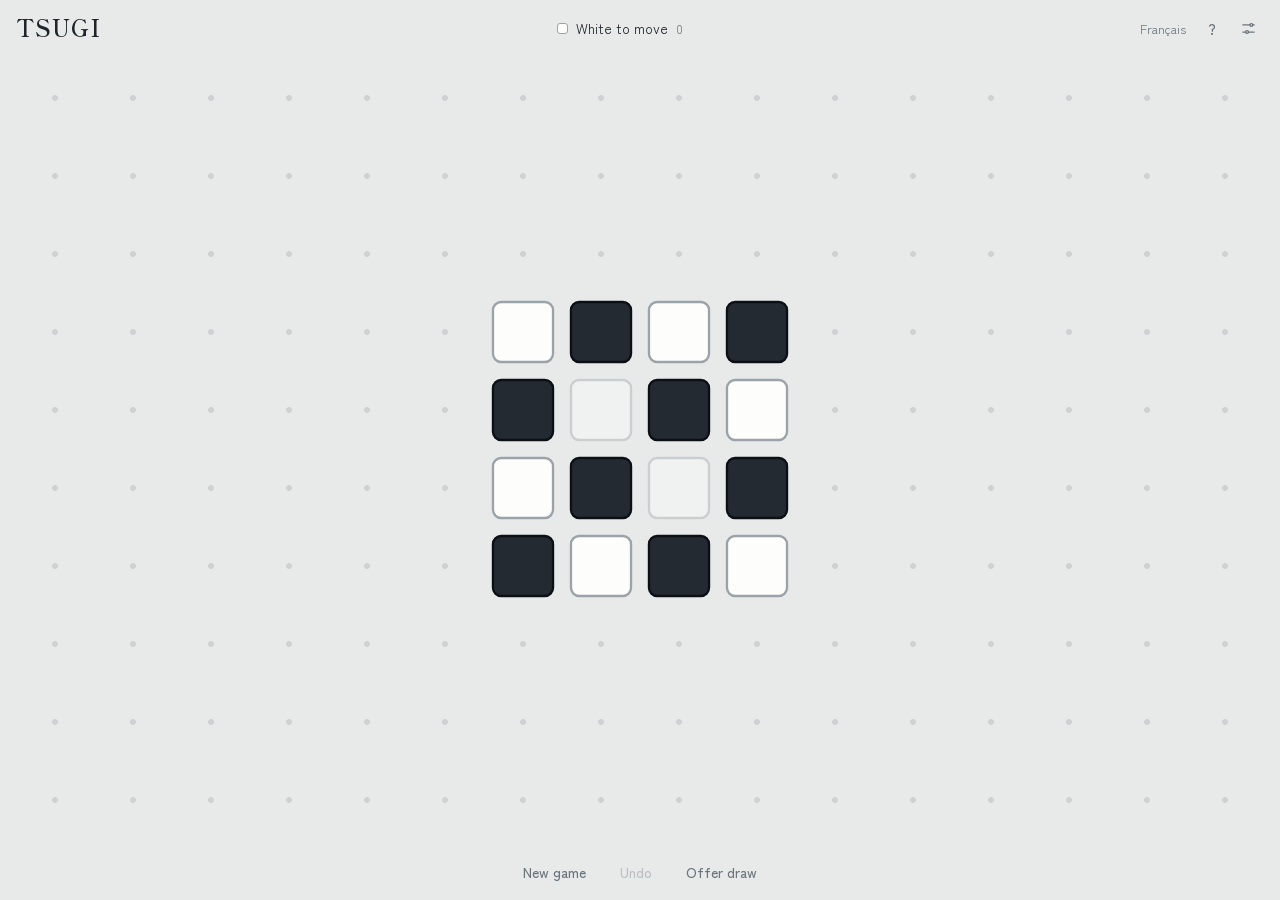
<file: games/tsugi/play/index.html>
<!doctype html>
<html lang="en">
<head>
<meta charset="utf-8">
<meta name="viewport" content="width=device-width, initial-scale=1, viewport-fit=cover">
<meta name="description" content="Play TSUGI online against the computer or with a friend: sixteen pieces, no board, one shared group, seven pieces to connect.">
<link rel="icon" href="/assets/favicon.svg" type="image/svg+xml">
<link rel="canonical" href="https://guillaume-enguehard.github.io/games/tsugi/play/">
<link rel="alternate" hreflang="en" href="https://guillaume-enguehard.github.io/games/tsugi/play/">
<link rel="alternate" hreflang="fr" href="https://guillaume-enguehard.github.io/games/tsugi/play/fr.html">
<title>TSUGI · Play online</title>
<meta name="claude:viewport-fit-sides" content="cover">
<link rel="preconnect" href="https://fonts.googleapis.com">
<link rel="preconnect" href="https://fonts.gstatic.com" crossorigin>
<link rel="stylesheet" href="https://fonts.googleapis.com/css2?family=Shippori+Mincho:wght@600&family=Zen+Kaku+Gothic+New:wght@400;500&display=swap">
<style>
:root { padding-top: env(safe-area-inset-top, 0px); padding-bottom: env(safe-area-inset-bottom, 0px); }
/* Layout : un seul écran, sans défilement — ligne de tête (nom · état · règles, réglages), le jeu qui se recadre seul, une ligne de commandes discrètes */
:root {
  --bg: #e8eaea;
  --dot: rgba(36, 44, 52, .13);
  --ink: #1d242b;
  --muted: #6b757e;
  --line: #c9cfd2;
  --panel: #f5f6f6;
  --piece-w: #fdfdfb;
  --edge-w: #9aa3aa;
  --piece-b: #232a31;
  --edge-b: #0c1014;
  --accent: #34489a;
  --accent-soft: rgba(52, 72, 154, .14);
  --win: #b98a2e;
  --scrim: rgba(18, 22, 26, .38);
  --f-mark: "Shippori Mincho", "Hiragino Mincho ProN", Georgia, serif;
  --f-body: "Zen Kaku Gothic New", "Hiragino Sans", -apple-system, "Segoe UI", system-ui, sans-serif;
}
@media (prefers-color-scheme: dark) {
  :root:not([data-theme="light"]) {
    --bg: #15191d; --dot: rgba(226, 231, 235, .1); --ink: #e3e7ea; --muted: #8d98a1; --line: #2c343b; --panel: #1d2329;
    --piece-w: #e9e8e2; --edge-w: #b3b9be; --piece-b: #050709; --edge-b: #5d6872; --accent: #93a6f0; --accent-soft: rgba(147, 166, 240, .18);
    --win: #e0b45a; --scrim: rgba(0, 0, 0, .55); color-scheme: dark;
  }
}
:root[data-theme="dark"] {
  --bg: #15191d; --dot: rgba(226, 231, 235, .1); --ink: #e3e7ea; --muted: #8d98a1; --line: #2c343b; --panel: #1d2329;
  --piece-w: #e9e8e2; --edge-w: #b3b9be; --piece-b: #050709; --edge-b: #5d6872; --accent: #93a6f0; --accent-soft: rgba(147, 166, 240, .18);
  --win: #e0b45a; --scrim: rgba(0, 0, 0, .55); color-scheme: dark;
}

html { height: 100%; box-sizing: border-box; }
*, *::before, *::after { box-sizing: inherit; }
body { height: 100%; margin: 0; overflow: hidden; background: var(--bg); color: var(--ink); font-family: var(--f-body); }

.app {
  height: 100%; display: grid; grid-template-rows: auto 1fr auto; gap: 6px;
  padding-block: 12px 10px;
  padding-left: max(16px, env(safe-area-inset-left, 0px));
  padding-right: max(16px, env(safe-area-inset-right, 0px));
}

/* Tête */
.top { display: grid; grid-template-columns: auto 1fr auto; align-items: center; gap: 14px; min-width: 0; }
h1 { margin: 0; font-family: var(--f-mark); font-weight: 600; font-size: 1.45rem; letter-spacing: .04em; line-height: 1; }
.state { display: flex; align-items: center; justify-content: center; gap: 8px; min-width: 0; font-size: .88rem; }
.swatch { width: 11px; height: 11px; border-radius: 3px; border: 1.5px solid var(--edge-w); background: var(--piece-w); flex: none; }
.swatch.b { background: var(--piece-b); border-color: var(--edge-b); }
.swatch.none { visibility: hidden; }
#status { min-width: 0; text-wrap: balance; }
.count { color: var(--muted); font-size: .75rem; font-variant-numeric: tabular-nums; }
.icons { display: flex; gap: 4px; }
.icon { width: 32px; height: 32px; border-radius: 50%; border: 1px solid transparent; background: none; color: var(--muted); font: 500 .95rem var(--f-body); cursor: pointer; display: grid; place-items: center; padding: 0; }
.icon:hover { color: var(--ink); border-color: var(--line); }
.icon svg { width: 17px; height: 17px; }
.icons { align-items: center; }
.lang { color: var(--muted); font-size: .8rem; margin-right: 6px; text-decoration: none; }
.lang:hover { color: var(--ink); text-decoration: underline; }

/* Jeu */
.table { position: relative; overflow: hidden; min-height: 0; touch-action: manipulation; }
.world { position: absolute; left: 0; top: 0; transform-origin: 0 0; transition: transform .35s ease; }
.dots { position: absolute; pointer-events: none; background-image: radial-gradient(circle at 50% 50%, var(--dot) 0 3.5px, transparent 4px); background-size: 100px 100px; }
.piece, .target, .ghost { position: absolute; left: 0; top: 0; width: 80px; height: 80px; border-radius: 12px; padding: 0; }
.piece { border: 3px solid; transition: transform .28s ease, box-shadow .15s ease, opacity .2s ease; cursor: default; }
.piece.w { background: var(--piece-w); border-color: var(--edge-w); }
.piece.b { background: var(--piece-b); border-color: var(--edge-b); }
.piece.movable { cursor: pointer; }
.piece.movable:hover { box-shadow: 0 0 0 6px var(--accent-soft); }
.piece.sel, .piece.sel:hover { box-shadow: 0 0 0 7px var(--accent); }
.piece.w.stuck { background: color-mix(in srgb, var(--piece-w) 40%, var(--bg)); border-color: color-mix(in srgb, var(--edge-w) 40%, var(--bg)); }
.piece.b.stuck { background: color-mix(in srgb, var(--piece-b) 40%, var(--bg)); border-color: color-mix(in srgb, var(--edge-b) 40%, var(--bg)); }
.piece.win { box-shadow: 0 0 0 8px var(--win); }
.piece.moved::after { content: ""; position: absolute; left: 50%; top: 50%; width: 12px; height: 12px; margin: -6px 0 0 -6px; border-radius: 50%; background: var(--accent); }
.target { border: 3px dashed var(--accent); background: var(--accent-soft); cursor: pointer; }
.target:hover { background: var(--accent); opacity: .5; }
.ghost { border: 3px dotted var(--muted); opacity: .5; pointer-events: none; }
.thinking { position: absolute; left: 50%; bottom: 4px; transform: translateX(-50%); color: var(--muted); font-size: 1.2rem; letter-spacing: .2em; }

/* Commandes */
.bar { display: flex; justify-content: center; gap: 4px; }
button.txt { font: 500 .88rem var(--f-body); color: var(--muted); background: none; border: 1px solid transparent; border-radius: 999px; padding: 7px 14px; cursor: pointer; }
button.txt:hover { color: var(--ink); border-color: var(--line); }
button.txt.on { color: var(--accent); border-color: var(--accent); }
button.txt:disabled { opacity: .35; cursor: default; border-color: transparent; color: var(--muted); }
button:focus-visible, select:focus-visible { outline: 2px solid var(--accent); outline-offset: 2px; }

/* Panneaux : tiennent toujours dans la fenêtre */
[hidden] { display: none !important; }
.sheet { position: fixed; inset: 0; z-index: 20; display: grid; place-items: center; background: var(--scrim);
  padding-left: max(16px, env(safe-area-inset-left, 0px)); padding-right: max(16px, env(safe-area-inset-right, 0px));
  padding-block: max(12px, env(safe-area-inset-top, 0px)) max(12px, env(safe-area-inset-bottom, 0px)); }
.panel { width: min(440px, 100%); background: var(--panel); color: var(--ink); border-radius: 14px; padding: clamp(12px, 2.4vh, 20px) 20px; border: 1px solid var(--line); }
.panel h2 { margin: 0 0 clamp(6px, 1.4vh, 12px); font-family: var(--f-mark); font-weight: 600; font-size: 1.1rem; letter-spacing: .03em; }
.panel ol { margin: 0; padding-left: 1.15em; display: grid; gap: clamp(2px, .7vh, 6px); font-size: clamp(.7rem, 1.85vh, .86rem); line-height: 1.38; }
.panel .note { font-size: clamp(.64rem, 1.6vh, .76rem); color: var(--muted); margin: clamp(6px, 1.2vh, 10px) 0 0; line-height: 1.35; }
.field { display: grid; grid-template-columns: 1fr 1.3fr; align-items: center; gap: 10px; margin-bottom: 8px; font-size: .88rem; }
.field select { font: inherit; padding: 6px 8px; border-radius: 8px; border: 1px solid var(--line); background: var(--bg); color: var(--ink); min-width: 0; }
.panel .actions { display: flex; justify-content: flex-end; gap: 4px; margin-top: clamp(6px, 1.4vh, 12px); }
.panel .actions button.txt { color: var(--ink); }
.panel .actions button.txt.main { color: var(--accent); border-color: var(--accent); }

@media (max-width: 480px) {
  .top { gap: 8px; }
  h1 { font-size: 1.25rem; }
  .state { font-size: .8rem; }
  button.txt { padding: 7px 10px; }
}
@media (prefers-reduced-motion: reduce) { .world, .piece { transition: none; } }
</style>
</head>
<body>

<div class="app">
  <header class="top">
    <h1>TSUGI</h1>
    <div class="state" aria-live="polite">
      <span id="swatch" class="swatch"></span>
      <span id="status">White to move</span>
      <span id="count" class="count">0</span>
    </div>
    <div class="icons"><a class="lang" href="fr.html" hreflang="fr" lang="fr">Français</a>
      <button id="bRules" class="icon" type="button" aria-label="Rules" title="Rules">?</button>
      <button id="bSet" class="icon" type="button" aria-label="Settings" title="Settings"><svg viewBox="0 0 24 24" fill="none" stroke="currentColor" stroke-width="1.8" stroke-linecap="round"><path d="M4 7h10M18 7h2M4 17h4M12 17h8"/><circle cx="16" cy="7" r="2"/><circle cx="10" cy="17" r="2"/></svg></button>
    </div>
  </header>

  <main id="table" class="table" aria-label="Game">
    <div id="world" class="world">
      <div id="dots" class="dots"></div>
      <div id="ghost" class="ghost" hidden></div>
    </div>
    <div id="thinking" class="thinking" hidden>…</div>
  </main>

  <nav class="bar">
    <button id="bNew" class="txt" type="button">New game</button>
    <button id="bUndo" class="txt" type="button">Undo</button>
    <button id="bDraw" class="txt" type="button">Offer draw</button>
  </nav>
</div>

<div id="sheetSet" class="sheet" hidden>
  <div class="panel" role="dialog" aria-modal="true" aria-labelledby="hSet">
    <h2 id="hSet">Settings</h2>
    <label class="field">You play <select id="sMode"><option value="b">White vs computer</option><option value="w">Black vs computer</option><option value="h">Two players</option></select></label>
    <label class="field">Computer level <select id="sLevel"><option value="1">Easy</option><option value="2">Medium</option><option value="3">Strong</option><option value="4">Expert</option></select></label>
    <div class="actions"><button id="bSetClose" class="txt main" type="button">Close</button></div>
  </div>
</div>

<div id="sheetDraw" class="sheet" hidden>
  <div class="panel" role="dialog" aria-modal="true" aria-labelledby="drawQ">
    <h2 id="drawQ">Draw?</h2>
    <div class="actions"><button id="bDrawNo" class="txt" type="button">Decline</button><button id="bDrawYes" class="txt main" type="button">Accept</button></div>
  </div>
</div>

<div id="sheetRules" class="sheet" hidden>
  <div class="panel" role="dialog" aria-modal="true" aria-labelledby="hRules">
    <h2 id="hRules">Rules</h2>
    <ol>
      <li>8 white and 8 black pieces start as a 4×4 checkerboard. White moves first.</li>
      <li>Slide one of your pieces horizontally or vertically over a continuous line of pieces of any colour; it stops on the first empty square.</li>
      <li>A piece whose four sides are occupied, or face a desert, cannot move. A desert is an empty square enclosed on all four sides; no piece may stop there.</li>
      <li>After every move, all 16 pieces form a single group (touching by sides or corners).</li>
      <li>The piece you just moved cannot go straight back to the square it just left.</li>
      <li>A player who cannot move loses.</li>
      <li>You win by connecting 7 of your 8 pieces side to side.</li>
      <li>A position repeated three times, or an accepted draw offer, ends the game in a draw.</li>
    </ol>
    <p class="note">The computer declines a draw before move 40 (counting each player's move), and afterwards whenever it thinks it is ahead. The game stops after 400 moves.</p>
    <div class="actions"><button id="bRulesClose" class="txt main" type="button">Fermer</button></div>
  </div>
</div>

<script>
/* ===================== Moteur (partagé avec le Web Worker) ===================== */
function ENGINE() {
  const W = 64, WW = W * W, WIN = 1e6;
  const D4 = [1, -1, W, -W], D8 = [1, -1, W, -W, W + 1, W - 1, 1 - W, -1 - W];
  const stamp = new Int32Array(WW); let st = 0; const stk = new Int32Array(64);
  const ABORT = { abort: true }; let nodes = 0, deadline = Infinity, lastV = 0;

  function create() {
    const s = { g: new Int8Array(WW), pc: [[], [], []], p: 1, ply: 0, lp: [-1, -1, -1], lf: [-1, -1, -1], pr: [0, 0, 0] };
    for (let r = 0; r < 4; r++) for (let c = 0; c < 4; c++) {
      const col = ((r + c) % 2 === 0) ? 1 : 2, a = (30 + r) * W + 30 + c;
      s.g[a] = col; s.pc[col].push(a);
    }
    return s;
  }
  function revive(o) {
    return { g: new Int8Array(o.g), pc: [[], o.pc[1].slice(), o.pc[2].slice()], p: o.p, ply: o.ply, lp: o.lp.slice(), lf: o.lf.slice(), pr: o.pr.slice() };
  }
  function all8(s) {
    st++; let sp = 0, cnt = 0; const a0 = s.pc[1][0]; stamp[a0] = st; stk[sp++] = a0;
    while (sp > 0) { const a = stk[--sp]; cnt++;
      for (let k = 0; k < 8; k++) { const b = a + D8[k]; if (s.g[b] !== 0 && stamp[b] !== st) { stamp[b] = st; stk[sp++] = b; } } }
    return cnt === 16;
  }
  const WINK = 7; // on gagne en reliant 7 de ses 8 pions
  function group(s, q) { // plus grand groupe orthogonal de q (liste des cases)
    st++; let bestG = [];
    for (let i = 0; i < 8; i++) { const a0 = s.pc[q][i]; if (stamp[a0] === st) continue;
      let sp = 0; const g = []; stamp[a0] = st; stk[sp++] = a0;
      while (sp > 0) { const a = stk[--sp]; g.push(a);
        for (let k = 0; k < 4; k++) { const b = a + D4[k]; if (s.g[b] === q && stamp[b] !== st) { stamp[b] = st; stk[sp++] = b; } } }
      if (g.length > bestG.length) bestG = g; }
    return bestG;
  }
  function won(s, q) {
    st++;
    for (let i = 0; i < 8; i++) { const a0 = s.pc[q][i]; if (stamp[a0] === st) continue;
      let sp = 0, cnt = 0; stamp[a0] = st; stk[sp++] = a0;
      while (sp > 0) { const a = stk[--sp]; cnt++;
        for (let k = 0; k < 4; k++) { const b = a + D4[k]; if (s.g[b] === q && stamp[b] !== st) { stamp[b] = st; stk[sp++] = b; } } }
      if (cnt >= WINK) return true; }
    return false;
  }
  function comps(s, q) {
    st++; let nc = 0, big = 0;
    for (let i = 0; i < 8; i++) { const a0 = s.pc[q][i]; if (stamp[a0] === st) continue; nc++;
      let sp = 0, cnt = 0; stamp[a0] = st; stk[sp++] = a0;
      while (sp > 0) { const a = stk[--sp]; cnt++;
        for (let k = 0; k < 4; k++) { const b = a + D4[k]; if (s.g[b] === q && stamp[b] !== st) { stamp[b] = st; stk[sp++] = b; } } }
      if (cnt > big) big = cnt; }
    return [nc, big];
  }
  function desert(s, t) { for (let k = 0; k < 4; k++) if (s.g[t + D4[k]] === 0) return false; return true; }
  function enclave(s, a) { for (let k = 0; k < 4; k++) { const b = a + D4[k]; if (s.g[b] === 0 && !desert(s, b)) return false; } return true; }
  function moves(s) {
    const out = [], p = s.p, pcs = s.pc[p];
    for (let i = 0; i < 8; i++) {
      const a = pcs[i]; if (enclave(s, a)) continue;
      for (let k = 0; k < 4; k++) {
        const d = D4[k]; if (s.g[a + d] === 0) continue;
        let t = a + d; while (s.g[t] !== 0) t += d;
        if (desert(s, t)) continue;
        if (i === s.lp[p] && t === s.lf[p]) continue;
        s.g[a] = 0; s.g[t] = p; pcs[i] = t;
        const ok = all8(s);
        s.g[t] = 0; s.g[a] = p; pcs[i] = a;
        if (ok) out.push(i * WW + t);
      }
    }
    return out;
  }
  function apply(s, m) {
    const i = Math.floor(m / WW), t = m % WW, p = s.p, a = s.pc[p][i];
    const u = [a, s.lp[p], s.lf[p], s.pr[p]];
    s.g[a] = 0; s.g[t] = p; s.pc[p][i] = t; s.lp[p] = i; s.lf[p] = a; s.pr[p] = 0; s.p = 3 - p; s.ply++;
    return u;
  }
  function undo(s, m, u) {
    const p = 3 - s.p, i = Math.floor(m / WW), t = m % WW;
    s.g[t] = 0; s.g[u[0]] = p; s.pc[p][i] = u[0]; s.lp[p] = u[1]; s.lf[p] = u[2]; s.pr[p] = u[3]; s.p = p; s.ply--;
  }
  function pass(s) { const p = s.p, u = [s.lp[p], s.lf[p]]; s.lp[p] = -1; s.lf[p] = -1; s.pr[p]++; s.p = 3 - p; s.ply++; return u; }
  function unpass(s, u) { const p = 3 - s.p; s.lp[p] = u[0]; s.lf[p] = u[1]; s.pr[p]--; s.p = p; s.ply--; }
  function recenter(s) {
    let minx = W, maxx = 0, miny = W, maxy = 0;
    for (let q = 1; q <= 2; q++) for (const a of s.pc[q]) { const x = a % W, y = Math.floor(a / W);
      if (x < minx) minx = x; if (x > maxx) maxx = x; if (y < miny) miny = y; if (y > maxy) maxy = y; }
    const dx = Math.floor((W - (maxx - minx + 1)) / 2) - minx, dy = Math.floor((W - (maxy - miny + 1)) / 2) - miny, sh = dx + dy * W;
    if (sh === 0) return [0, 0];
    for (let q = 1; q <= 2; q++) for (const a of s.pc[q]) s.g[a] = 0;
    for (let q = 1; q <= 2; q++) { for (let i = 0; i < 8; i++) { s.pc[q][i] += sh; s.g[s.pc[q][i]] = q; } if (s.lf[q] >= 0) s.lf[q] += sh; }
    return [dx, dy];
  }
  function key(s) {
    let minx = 1e9, miny = 1e9;
    for (let q = 1; q <= 2; q++) for (const a of s.pc[q]) { minx = Math.min(minx, a % W); miny = Math.min(miny, Math.floor(a / W)); }
    const rel = a => (Math.floor(a / W) - miny) * 1000 + (a % W - minx);
    const parts = [];
    for (let q = 1; q <= 2; q++) for (const a of s.pc[q]) parts.push(q * 1e6 + rel(a));
    parts.sort((x, y) => x - y);
    let k = parts.join(",") + "|" + s.p + "|" + s.pr[1] + s.pr[2];
    for (let q = 1; q <= 2; q++) if (s.lp[q] >= 0) k += "|" + q + ":" + rel(s.pc[q][s.lp[q]]) + ">" + rel(s.lf[q]);
    return k;
  }
  function evalS(s, q) { const a = comps(s, q), b = comps(s, 3 - q); return (b[0] - a[0]) * 100 + (a[1] - b[1]) * 10; }
  function negamax(s, d, alpha, beta, N) {
    if (((++nodes) & 511) === 0 && Date.now() > deadline) throw ABORT;
    const ms = moves(s);
    if (ms.length === 0) {
      if (s.pr[s.p] + 1 >= N) return -WIN - d;
      if (d === 0) return evalS(s, s.p);
      const u = pass(s); const v = -negamax(s, d - 1, -beta, -alpha, N); unpass(s, u); return v;
    }
    const mover = s.p;
    for (const m of ms) { const u = apply(s, m); const w = won(s, mover); undo(s, m, u); if (w) return WIN + d; }
    if (d === 0) return evalS(s, mover);
    let best = -Infinity;
    for (const m of ms) {
      const u = apply(s, m); const v = -negamax(s, d - 1, -beta, -alpha, N); undo(s, m, u);
      if (v > best) best = v; if (v > alpha) alpha = v; if (alpha >= beta) break;
    }
    return best;
  }
  function choose(o, maxDepth, N, timeMs, rep) {
    const base = revive(o); const ms = moves(base); lastV = 0;
    if (ms.length === 0) return -1;
    for (let i = ms.length - 1; i > 0; i--) { const j = Math.floor(Math.random() * (i + 1)); const t = ms[i]; ms[i] = ms[j]; ms[j] = t; }
    const mover = base.p, avoid = new Set(rep || []);
    for (const m of ms) { const u = apply(base, m); const w = won(base, mover); undo(base, m, u); if (w) { lastV = WIN; return m; } }
    deadline = Date.now() + timeMs; nodes = 0;
    let bestMove = ms[0];
    for (let d = 1; d <= maxDepth; d++) {
      const s = revive(o);
      try {
        let alpha = -Infinity, best = -Infinity, bm = bestMove;
        const order = [bestMove].concat(ms.filter(x => x !== bestMove));
        for (const m of order) {
          apply(s, m); let v;
          if (avoid.has(key(s))) v = 0;
          else v = -negamax(s, d - 1, -Infinity, -alpha, N);
          const t = revive(o); s.g = t.g; s.pc = t.pc; s.p = t.p; s.ply = t.ply; s.lp = t.lp; s.lf = t.lf; s.pr = t.pr;
          if (v > best) { best = v; bm = m; } if (v > alpha) alpha = v;
        }
        bestMove = bm; lastV = best;
        if (best >= WIN) break;
      } catch (e) { if (e === ABORT) break; throw e; }
    }
    return bestMove;
  }
  return { W, WW, create, revive, moves, apply, pass, recenter, won, group, key, choose, lastVal: () => lastV };
}

/* ===================== Interface ===================== */
const E = ENGINE();
const W = E.W, WW = E.WW, U = 100;
const LEVELS = { 1: { d: 2, t: 400 }, 2: { d: 3, t: 900 }, 3: { d: 4, t: 1800 }, 4: { d: 5, t: 3000 } };
const $ = id => document.getElementById(id);
const table = $("table"), world = $("world"), dots = $("dots"), ghost = $("ghost");

let settings = { white: "human", black: "ai", level: "2", speed: "500" };
try { const saved = JSON.parse(localStorage.getItem("tsugi-settings-v1") || "null"); if (saved) settings = Object.assign(settings, saved); } catch (e) { }
if (settings.white === "ai" && settings.black === "ai") settings.white = "human";
function saveSettings() { try { localStorage.setItem("tsugi-settings-v1", JSON.stringify(settings)); } catch (e) { } }

let s, actions = [], ox = 0, oy = 0, rep = new Map(), over = null, last = null, selected = -1;
let auto = false, aiToken = 0, thinking = false, passTimer = 0, notice = "";

const pieceEls = [[], [], []];
for (let q = 1; q <= 2; q++) for (let i = 0; i < 8; i++) {
  const b = document.createElement("button"); b.type = "button";
  b.className = "piece " + (q === 1 ? "w" : "b");
  b.setAttribute("aria-label", q === 1 ? "White piece" : "Black piece");
  b.addEventListener("click", ev => { ev.stopPropagation(); onPiece(q, i); });
  world.appendChild(b); pieceEls[q][i] = b;
}
let targetEls = [];

const N = () => 1; // bloqué = perdu
const isAI = p => auto || settings[p === 1 ? "white" : "black"] === "ai";
const name = p => p === 1 ? "White" : "Black";
const wxy = a => [a % W - ox, Math.floor(a / W) - oy];

function reset() {
  s = E.create(); actions = []; ox = 0; oy = 0; over = null; last = null; selected = -1; notice = "";
  rep = new Map([[E.key(s), 1]]);
}
function doAction(a) {
  const mover = s.p; notice = "";
  if (a < 0) { E.pass(s); last = { pass: mover }; }
  else {
    const i = Math.floor(a / WW), from = wxy(s.pc[mover][i]);
    E.apply(s, a);
    const [dx, dy] = E.recenter(s); ox += dx; oy += dy;
    last = { q: mover, i, from };
    if (E.won(s, mover)) over = { type: "win", winner: mover };
  }
  actions.push(a);
  if (!over) {
    const k = E.key(s), c = (rep.get(k) || 0) + 1; rep.set(k, c);
    if (c >= 3) over = { type: "rep" };
    else if (actions.length >= 400) over = { type: "cap" };
  }
}
function replay(list) { reset(); for (const a of list) doAction(a); }

function cancelPending() { aiToken++; thinking = false; clearTimeout(passTimer); }

function step() {
  render();
  if (over) { if (auto) { auto = false; render(); } return; }
  const ms = E.moves(s);
  if (ms.length === 0) {
    if (s.pr[s.p] + 1 >= N()) { over = { type: "block", loser: s.p }; if (auto) auto = false; render(); return; }
    const tok = aiToken;
    passTimer = setTimeout(() => { if (tok !== aiToken) return; doAction(-1); step(); }, auto ? Math.max(350, Number(settings.speed)) : 1100);
    return;
  }
  if (isAI(s.p)) requestAI();
}

/* IA dans un Web Worker si possible */
let worker = null, pending = null;
try {
  const src = "const E=(" + ENGINE.toString() + ")();onmessage=function(e){const d=e.data;const m=E.choose(d.state,d.depth,d.N,d.time,d.rep);postMessage({id:d.id,m:m,v:E.lastVal()});};";
  worker = new Worker(URL.createObjectURL(new Blob([src], { type: "text/javascript" })));
  worker.onmessage = e => { if (pending && e.data.id === pending.id) { const p = pending; pending = null; p.done(e.data.m, e.data.v); } };
  worker.onerror = () => { worker = null; if (pending) { const p = pending; pending = null; runLocal(p); } };
} catch (e) { worker = null; }
function runLocal(p) { setTimeout(() => { const m = E.choose(p.state, p.depth, p.N, p.time, p.rep); p.done(m, E.lastVal()); }, 30); }

function askAI(onResult) {
  const tok = ++aiToken; thinking = true; render();
  const lv = LEVELS[settings.level] || LEVELS[2];
  const repKeys = []; rep.forEach((c, k) => { if (c >= 2) repKeys.push(k); });
  const state = { g: s.g, pc: [null, s.pc[1].slice(), s.pc[2].slice()], p: s.p, ply: s.ply, lp: s.lp.slice(), lf: s.lf.slice(), pr: s.pr.slice() };
  const t0 = performance.now();
  const job = { id: tok, state, depth: lv.d, N: N(), time: lv.t, rep: repKeys, done: (m, v) => {
    if (tok !== aiToken) return;
    const wait = Math.max(0, (auto ? Number(settings.speed) : 350) - (performance.now() - t0));
    setTimeout(() => { if (tok !== aiToken) return; thinking = false; onResult(m, v); }, wait);
  } };
  pending = job;
  if (worker) worker.postMessage({ id: tok, state, depth: lv.d, N: N(), time: lv.t, rep: repKeys });
  else { pending = null; runLocal(job); }
}
function requestAI() { askAI(m => { if (m >= 0) doAction(m); step(); }); }

/* Nulle d'un commun accord */
function proposeDraw() {
  if (!humanTurn()) return;
  const me = s.p, other = 3 - me;
  if (isAI(other)) {
    // l'IA accepte si la partie est bien engagée et si elle ne s'estime pas en avance
    if (actions.length < 40) { notice = name(other) + " declines the draw: the game has only just begun."; render(); return; }
    askAI((m, v) => {
      const aiView = -(v || 0);
      if (aiView <= 20) { over = { type: "agree" }; notice = ""; }
      else notice = name(other) + " declines the draw: it thinks it is ahead.";
      render();
    });
  } else {
    $("drawQ").textContent = name(me) + " offers a draw. Does " + name(other) + " accept?";
    openSheet("sheetDraw");
  }
}

/* Coups humains */
function humanTurn() { return !over && !thinking && !isAI(s.p); }
function onPiece(q, i) {
  if (!humanTurn() || q !== s.p) { selected = -1; render(); return; }
  const has = E.moves(s).some(m => Math.floor(m / WW) === i);
  selected = (has && selected !== i) ? i : -1; render();
}
function onTarget(m) { selected = -1; doAction(m); step(); }
table.addEventListener("click", () => { if (selected >= 0) { selected = -1; render(); } });
document.addEventListener("keydown", e => { if (e.key === "Escape") { selected = -1; closeSheets(); render(); } });

/* Affichage */
function placeBox(el, x, y) { el.style.transform = "translate(" + (x * U + 10) + "px," + (y * U + 10) + "px)"; }
function render() {
  const human = humanTurn();
  const ms = human ? E.moves(s) : [];
  const byPiece = new Map();
  for (const m of ms) { const i = Math.floor(m / WW); if (!byPiece.has(i)) byPiece.set(i, []); byPiece.get(i).push(m); }

  const winSet = over && over.type === "win" ? new Set(E.group(s, over.winner)) : null;
  let minx = 1e9, maxx = -1e9, miny = 1e9, maxy = -1e9;
  for (let q = 1; q <= 2; q++) for (let i = 0; i < 8; i++) {
    const [x, y] = wxy(s.pc[q][i]); const el = pieceEls[q][i];
    placeBox(el, x, y);
    minx = Math.min(minx, x); maxx = Math.max(maxx, x); miny = Math.min(miny, y); maxy = Math.max(maxy, y);
    const mine = human && q === s.p;
    el.classList.toggle("movable", mine && byPiece.has(i));
    el.classList.toggle("stuck", mine && !byPiece.has(i));
    el.classList.toggle("sel", mine && selected === i);
    el.classList.toggle("win", !!winSet && q === over.winner && winSet.has(s.pc[q][i]));
    el.classList.toggle("moved", !!last && last.q === q && last.i === i && !over);
    el.tabIndex = mine && byPiece.has(i) ? 0 : -1;
  }

  for (const t of targetEls) t.remove(); targetEls = [];
  if (human && selected >= 0 && byPiece.has(selected)) {
    for (const m of byPiece.get(selected)) {
      const [x, y] = wxy(m % WW); const b = document.createElement("button");
      b.type = "button"; b.className = "target"; b.setAttribute("aria-label", "Move here");
      placeBox(b, x, y); b.addEventListener("click", ev => { ev.stopPropagation(); onTarget(m); });
      world.appendChild(b); targetEls.push(b);
    }
  }
  if (last && last.from && !over) { ghost.hidden = false; placeBox(ghost, last.from[0], last.from[1]); } else ghost.hidden = true;

  // recadrage sur les pions (une case de marge : toutes les cibles restent visibles)
  const r = table.getBoundingClientRect(), pad = 8;
  const wc = maxx - minx + 3, hc = maxy - miny + 3;
  const sc = Math.max(0.05, Math.min((r.width - 2 * pad) / (wc * U), (r.height - 2 * pad) / (hc * U), 0.78));
  const cx = (minx + maxx + 1) / 2 * U, cy = (miny + maxy + 1) / 2 * U;
  world.style.transform = "translate(" + (r.width / 2 - cx * sc) + "px," + (r.height / 2 - cy * sc) + "px) scale(" + sc + ")";
  dots.style.left = (minx - 14) * U + "px"; dots.style.top = (miny - 14) * U + "px";
  dots.style.width = (maxx - minx + 29) * U + "px"; dots.style.height = (maxy - miny + 29) * U + "px";

  // état
  const sw = $("swatch"), st = $("status");
  let msg, sp = s.p;
  if (over) {
    if (over.type === "win") { msg = name(over.winner) + " wins: " + E.group(s, over.winner).length + " pieces connected."; sp = over.winner; }
    else if (over.type === "block") { msg = name(over.loser) + " cannot move. " + name(3 - over.loser) + " wins."; sp = 3 - over.loser; }
    else if (over.type === "rep") { msg = "Position repeated three times: draw."; sp = 0; }
    else if (over.type === "agree") { msg = "Draw by agreement."; sp = 0; }
    else { msg = "Game stopped after 400 moves."; sp = 0; }
  } else {
    msg = name(s.p) + " to move";
    if (E.moves(s).length === 0) msg = name(s.p) + " cannot move";
    else if (last && last.pass) msg = name(last.pass) + " passed. " + name(s.p) + " to move";
    if (notice) msg = notice + " " + msg;
  }
  st.textContent = msg;
  sw.className = "swatch" + (sp === 2 ? " b" : sp === 0 ? " none" : "");
  $("count").textContent = actions.length;
  $("thinking").hidden = !thinking;
  $("bUndo").disabled = actions.length === 0;
  $("bDraw").disabled = !human;
  
}

/* Commandes */
$("bNew").addEventListener("click", () => { cancelPending(); auto = false; reset(); step(); });
$("bUndo").addEventListener("click", () => {
  cancelPending(); auto = false; if (!actions.length) return;
  const list = actions.slice(0, -1); replay(list);
  const anyHuman = settings.white === "human" || settings.black === "human";
  while (anyHuman && actions.length && isAI(s.p)) { const l2 = actions.slice(0, -1); replay(l2); }
  step();
});

function openSheet(id) { $(id).hidden = false; }
function closeSheets() { $("sheetSet").hidden = true; $("sheetRules").hidden = true; $("sheetDraw").hidden = true; }
$("bDraw").addEventListener("click", proposeDraw);
$("bDrawYes").addEventListener("click", () => { closeSheets(); if (humanTurn()) { over = { type: "agree" }; notice = ""; } render(); });
$("bDrawNo").addEventListener("click", () => { closeSheets(); notice = "Draw declined."; render(); });
$("bSet").addEventListener("click", () => {
  $("sMode").value = settings.white === "ai" ? "w" : settings.black === "ai" ? "b" : "h"; $("sLevel").value = settings.level; openSheet("sheetSet");
});
$("bRules").addEventListener("click", () => openSheet("sheetRules"));
$("bSetClose").addEventListener("click", closeSheets);
$("bRulesClose").addEventListener("click", closeSheets);
for (const sh of ["sheetSet", "sheetRules", "sheetDraw"]) $(sh).addEventListener("click", e => { if (e.target.id === sh) closeSheets(); });
$("sMode").addEventListener("change", () => { const v = $("sMode").value; settings.white = v === "w" ? "ai" : "human"; settings.black = v === "b" ? "ai" : "human"; saveSettings(); cancelPending(); selected = -1; step(); });
for (const [id, k] of [["sLevel", "level"]])
  $(id).addEventListener("change", () => { settings[k] = $(id).value; saveSettings(); cancelPending(); selected = -1; step(); });

new ResizeObserver(() => render()).observe(table);

/* Démarrage (conserve la partie lors d'une mise à jour de la page) */
window.claude?.hot?.snapshot?.(() => ({ actions: actions.slice() }));
function start(data) { reset(); if (data && Array.isArray(data.actions)) replay(data.actions); step(); }
window.claude?.hot?.ready ? window.claude.hot.ready(start) : start(window.claude?.hot?.data ?? {});
</script>
</body>
</html>
</file>
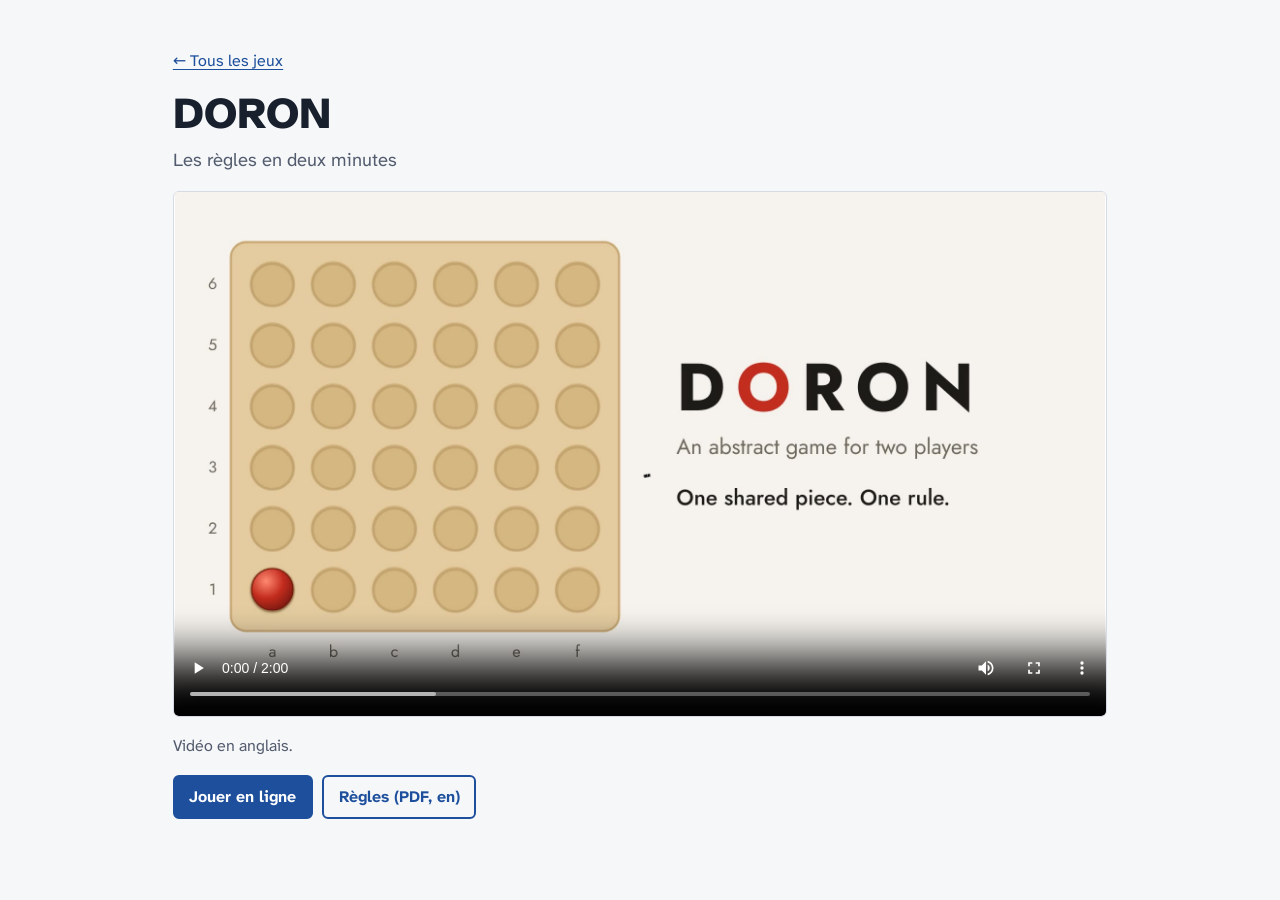
<file: games/doron/video-fr.html>
<!doctype html>
<html lang="fr">
<head>
<meta charset="utf-8">
<meta name="viewport" content="width=device-width, initial-scale=1">
<title>DORON · Vidéo</title>
<meta name="description" content="DORON expliqué en deux minutes : le doron, un tour de jeu, la fin de partie, une tactique et l’option avec prise.">
<link rel="canonical" href="https://guillaume-enguehard.github.io/games/doron/video-fr.html">
<link rel="alternate" hreflang="en" href="https://guillaume-enguehard.github.io/games/doron/video.html">
<link rel="alternate" hreflang="fr" href="https://guillaume-enguehard.github.io/games/doron/video-fr.html">
<link rel="alternate" hreflang="x-default" href="https://guillaume-enguehard.github.io/games/doron/video.html">
<meta property="og:type" content="video.other">
<meta property="og:title" content="DORON · Vidéo">
<meta property="og:description" content="DORON expliqué en deux minutes : le doron, un tour de jeu, la fin de partie, une tactique et l’option avec prise.">
<meta property="og:url" content="https://guillaume-enguehard.github.io/games/doron/video-fr.html">
<meta property="og:image" content="https://guillaume-enguehard.github.io/games/doron/doron-video-poster.jpg">
<meta property="og:video" content="https://guillaume-enguehard.github.io/games/doron/doron-video-en.mp4">
<link rel="icon" href="/assets/favicon.svg" type="image/svg+xml">
<link rel="preconnect" href="https://fonts.googleapis.com">
<link rel="preconnect" href="https://fonts.gstatic.com" crossorigin>
<link href="https://fonts.googleapis.com/css2?family=Atkinson+Hyperlegible+Next:wght@400;700;800&display=swap" rel="stylesheet">
<link rel="stylesheet" href="/assets/style.css">
</head>
<body>
<main class="video-page">
  <p class="back"><a href="/fr/#doron">← Tous les jeux</a></p>
  <h1>DORON</h1>
  <p class="video-sub">Les règles en deux minutes</p>
  <video class="video-player" controls preload="metadata" playsinline poster="/games/doron/doron-video-poster.jpg" width="1920" height="1080" aria-label="Vidéo de DORON, deux minutes">
    <source src="/games/doron/doron-video-en.mp4" type="video/mp4">
    <source src="/games/doron/doron-video-en.webm" type="video/webm">
  </video>
  <p class="video-note">Vidéo en anglais.</p>
  <div class="video-actions">
    <a class="btn btn-primary" href="/games/doron/play/fr.html">Jouer en ligne</a>
    <a class="btn" href="/games/doron/doron-rules-en.pdf" hreflang="en">Règles (PDF, en)</a>
  </div>
</main>
</body>
</html>
</file>
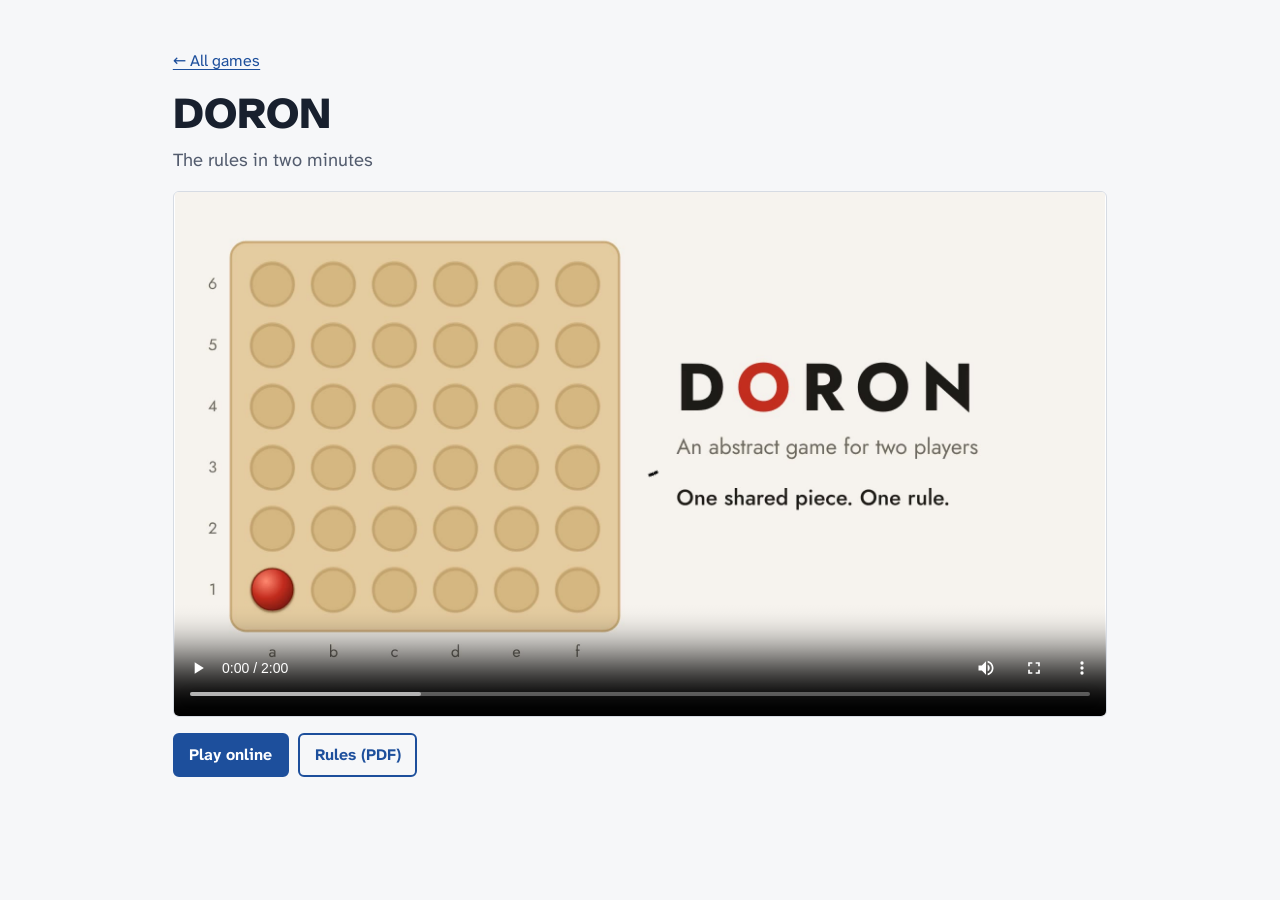
<file: games/doron/video.html>
<!doctype html>
<html lang="en">
<head>
<meta charset="utf-8">
<meta name="viewport" content="width=device-width, initial-scale=1">
<title>DORON · Video</title>
<meta name="description" content="DORON explained in two minutes: the doron, a turn, the end of the game, a tactic and the capture option.">
<link rel="canonical" href="https://guillaume-enguehard.github.io/games/doron/video.html">
<link rel="alternate" hreflang="en" href="https://guillaume-enguehard.github.io/games/doron/video.html">
<link rel="alternate" hreflang="fr" href="https://guillaume-enguehard.github.io/games/doron/video-fr.html">
<link rel="alternate" hreflang="x-default" href="https://guillaume-enguehard.github.io/games/doron/video.html">
<meta property="og:type" content="video.other">
<meta property="og:title" content="DORON · Video">
<meta property="og:description" content="DORON explained in two minutes: the doron, a turn, the end of the game, a tactic and the capture option.">
<meta property="og:url" content="https://guillaume-enguehard.github.io/games/doron/video.html">
<meta property="og:image" content="https://guillaume-enguehard.github.io/games/doron/doron-video-poster.jpg">
<meta property="og:video" content="https://guillaume-enguehard.github.io/games/doron/doron-video-en.mp4">
<link rel="icon" href="/assets/favicon.svg" type="image/svg+xml">
<link rel="preconnect" href="https://fonts.googleapis.com">
<link rel="preconnect" href="https://fonts.gstatic.com" crossorigin>
<link href="https://fonts.googleapis.com/css2?family=Atkinson+Hyperlegible+Next:wght@400;700;800&display=swap" rel="stylesheet">
<link rel="stylesheet" href="/assets/style.css">
</head>
<body>
<main class="video-page">
  <p class="back"><a href="/#doron">← All games</a></p>
  <h1>DORON</h1>
  <p class="video-sub">The rules in two minutes</p>
  <video class="video-player" controls preload="metadata" playsinline poster="/games/doron/doron-video-poster.jpg" width="1920" height="1080" aria-label="DORON video, two minutes">
    <source src="/games/doron/doron-video-en.mp4" type="video/mp4">
    <source src="/games/doron/doron-video-en.webm" type="video/webm">
  </video>
  <div class="video-actions">
    <a class="btn btn-primary" href="/games/doron/play/">Play online</a>
    <a class="btn" href="/games/doron/doron-rules-en.pdf">Rules (PDF)</a>
  </div>
</main>
</body>
</html>
</file>
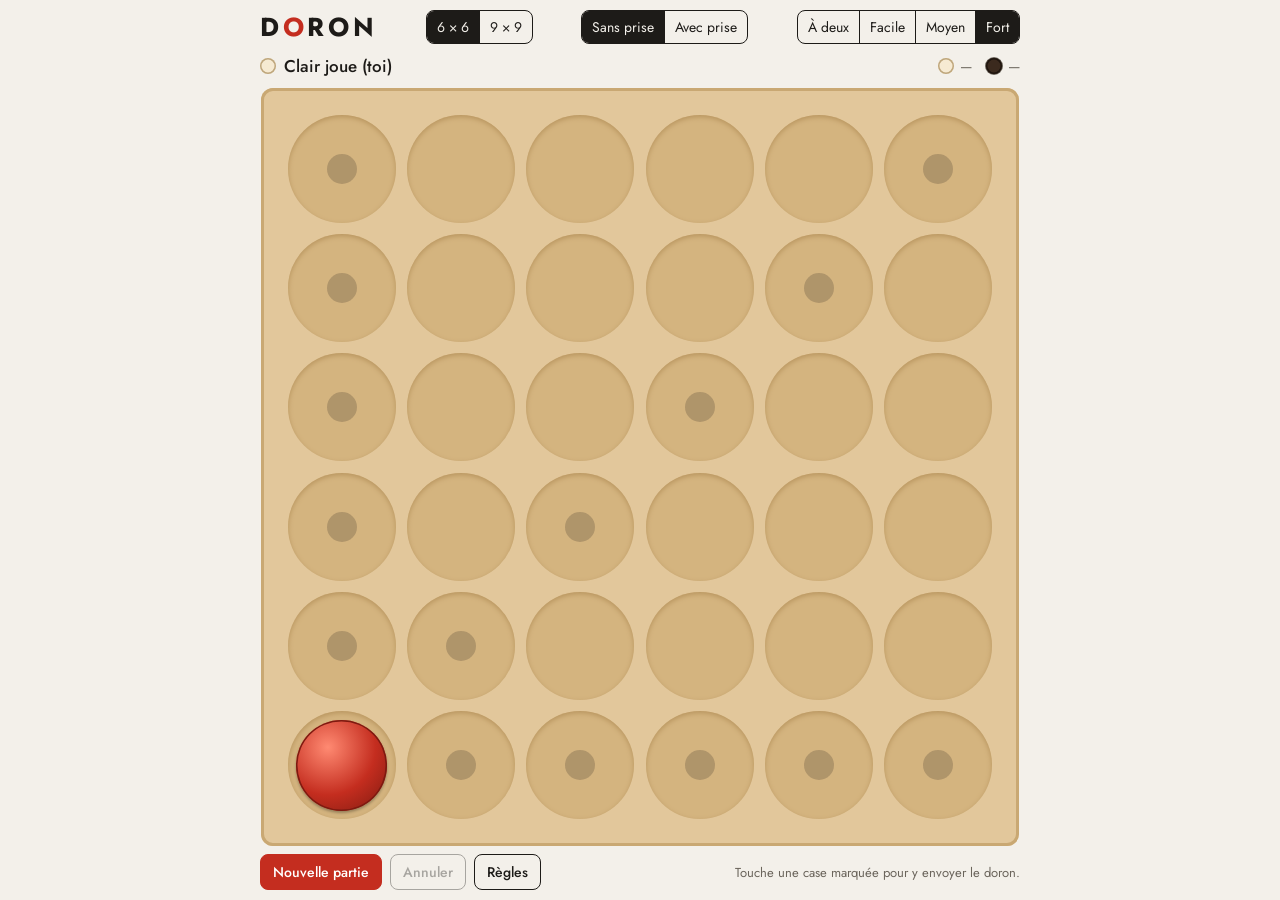
<file: games/doron/play/fr.html>
<!doctype html>
<html lang="fr">
<head>
<meta charset="utf-8">
<meta name="viewport" content="width=device-width, initial-scale=1, viewport-fit=cover">
<meta name="description" content="Jouez à DORON en ligne contre l'ordinateur ou à deux : 6 × 6 ou 9 × 9, avec ou sans prise.">
<link rel="icon" href="/assets/favicon.svg" type="image/svg+xml">
<title>DORON · Jouer en ligne</title>
<link rel="stylesheet" href="https://fonts.googleapis.com/css2?family=Jost:wght@400;500;600;700&display=swap">
<style>
/* Une seule vue, sans défilement : barre de choix, ligne d'état, plateau qui remplit l'espace, barre d'actions.
   Esprit Steffen Spiele : hêtre, érable, noyer, un seul rouge (le doron). */
:root{
  --bg:#f3f0ea; --panel:#fbfaf7; --ink:#1d1b18; --muted:#6b655c; --rule:#dcd6cb;
  --beech:#e2c79b; --beech-dark:#c9a873; --cup:#d4b47f; --cup-shadow:#b8955f;
  --maple:#f6ead2; --maple-edge:#bfa77d; --walnut:#3b2a1e; --walnut-edge:#1f150e;
  --red:#c42d1f; --red-soft:rgba(196,45,31,.18); --hint:rgba(29,27,24,.2); --good:#2f6b3a;
  --veil:rgba(29,27,24,.45);
  --display:"Jost","Futura","Century Gothic",system-ui,sans-serif;
}
@media (prefers-color-scheme: dark){:root:not([data-theme="light"]){
  --bg:#191714; --panel:#211e1a; --ink:#ece6dc; --muted:#a59d90; --rule:#3a352e;
  --beech:#b99a6c; --beech-dark:#9c7d52; --cup:#a98a5c; --cup-shadow:#7f6640;
  --maple:#f1e3c6; --maple-edge:#9e8a64; --walnut:#2a1d14; --walnut-edge:#0d0805;
  --red:#e0503f; --red-soft:rgba(224,80,63,.25); --hint:rgba(0,0,0,.3); --good:#7cc08a; --veil:rgba(0,0,0,.6); color-scheme:dark}}
:root[data-theme="dark"]{
  --bg:#191714; --panel:#211e1a; --ink:#ece6dc; --muted:#a59d90; --rule:#3a352e;
  --beech:#b99a6c; --beech-dark:#9c7d52; --cup:#a98a5c; --cup-shadow:#7f6640;
  --maple:#f1e3c6; --maple-edge:#9e8a64; --walnut:#2a1d14; --walnut-edge:#0d0805;
  --red:#e0503f; --red-soft:rgba(224,80,63,.25); --hint:rgba(0,0,0,.3); --good:#7cc08a; --veil:rgba(0,0,0,.6); color-scheme:dark}
*{box-sizing:border-box}
html,body{height:100%;margin:0}
body{background:var(--bg);color:var(--ink);font-family:var(--display);font-size:15px;overflow:hidden;
  padding-left:max(12px,env(safe-area-inset-left,0px));padding-right:max(12px,env(safe-area-inset-right,0px))}
.app{height:calc(100dvh - env(safe-area-inset-top,0px) - env(safe-area-inset-bottom,0px));max-width:760px;margin:0 auto;
  display:flex;flex-direction:column;gap:8px;padding-block:10px}
.top{display:flex;flex-wrap:wrap;align-items:center;justify-content:space-between;gap:8px}
h1{font-weight:700;font-size:26px;letter-spacing:.14em;margin:0;line-height:1}
h1 span{color:var(--red)}
.seg{display:inline-flex;border:1.5px solid var(--ink);border-radius:8px;overflow:hidden}
.seg button{font:inherit;font-size:14px;border:none;background:transparent;color:var(--ink);padding:6px 10px;cursor:pointer;white-space:nowrap}
.seg button+button{border-left:1.5px solid var(--ink)}
.seg button[aria-pressed="true"]{background:var(--ink);color:var(--bg)}
button:focus-visible{outline:3px solid var(--red);outline-offset:2px}
.status{display:flex;flex-wrap:wrap;align-items:center;justify-content:space-between;gap:4px 14px;min-height:28px}
.turn{display:flex;align-items:center;gap:8px;font-size:17px;font-weight:500}
.dot{width:16px;height:16px;border-radius:50%;flex:none;display:inline-block}
.dot.c{background:var(--maple);box-shadow:inset 0 0 0 1.5px var(--maple-edge)}
.dot.s{background:var(--walnut);box-shadow:inset 0 0 0 1.5px var(--walnut-edge),0 0 0 1px var(--muted)}
.groups{display:flex;gap:14px;font-size:14px;font-variant-numeric:tabular-nums;color:var(--muted)}
.groups span{display:inline-flex;align-items:center;gap:6px}
.stage{flex:1;min-height:0;container-type:size;display:flex;align-items:center;justify-content:center}
.board{width:min(100cqw,100cqh);height:min(100cqw,100cqh);background:var(--beech);border-radius:12px;
  box-shadow:inset 0 0 0 3px var(--beech-dark);padding:3.5%;display:grid;gap:1.6%}
.cell{position:relative;border:none;padding:0;margin:0;background:var(--cup);border-radius:50%;
  box-shadow:inset 0 2px 5px var(--cup-shadow);cursor:default;min-width:0;min-height:0}
.cell.legal{cursor:pointer}
.cell.legal::before{content:"";position:absolute;inset:36%;border-radius:50%;background:var(--hint)}
.cell.legal:hover::before{background:var(--red-soft);inset:22%}
.stone,.messenger,.gone{position:absolute;inset:8%;border-radius:50%;pointer-events:none}
.stone.c{background:radial-gradient(circle at 35% 30%,#fff9ec 0,var(--maple) 45%,#e6d2ad 100%);box-shadow:0 2px 3px rgba(0,0,0,.25),inset 0 0 0 1.5px var(--maple-edge)}
.stone.s{background:radial-gradient(circle at 35% 30%,#6b4e39 0,var(--walnut) 55%,#1a110b 100%);box-shadow:0 2px 3px rgba(0,0,0,.35),inset 0 0 0 1.5px var(--walnut-edge)}
.stone.win{box-shadow:0 0 0 3px var(--good),0 2px 3px rgba(0,0,0,.3)}
.stone.fresh{animation:drop .22s ease-out}
.gone{border:3px solid var(--red);animation:fade 1.2s ease-out forwards}
.messenger{inset:8%;background:radial-gradient(circle at 35% 30%,#ff8a72 0,var(--red) 55%,#7d1a10 100%);box-shadow:0 2px 3px rgba(0,0,0,.3),inset 0 0 0 1.5px #7d1a10}
@keyframes drop{from{transform:scale(1.25);opacity:.4}to{transform:none;opacity:1}}
@keyframes fade{from{opacity:1}to{opacity:0}}
@media (prefers-reduced-motion:reduce){.stone.fresh,.gone{animation:none}}
.bar{display:flex;align-items:center;gap:8px;flex-wrap:wrap}
.btn{font:inherit;font-size:14px;font-weight:500;border:1.5px solid var(--ink);background:transparent;color:var(--ink);border-radius:8px;padding:7px 12px;cursor:pointer}
.btn.primary{background:var(--red);border-color:var(--red);color:#fff}
.btn:disabled{opacity:.35;cursor:default}
.hint{margin-left:auto;font-size:13px;color:var(--muted);text-align:right;min-width:0}
[hidden]{display:none!important}
.overlay{position:fixed;inset:0;background:var(--veil);display:flex;align-items:center;justify-content:center;padding:16px;z-index:5}
.card{background:var(--panel);color:var(--ink);border-radius:12px;max-width:520px;width:100%;max-height:100%;overflow:auto;padding:18px 20px;display:flex;flex-direction:column;gap:10px}
.card h2{margin:0;font-size:18px}
.card ol{margin:0;padding-left:20px;display:flex;flex-direction:column;gap:6px;font-size:14.5px;line-height:1.45}
.card h3{margin:4px 0 0;font-size:15.5px}
.card ul{margin:0;padding-left:20px;display:flex;flex-direction:column;gap:6px;font-size:14px;line-height:1.45}
.tag{display:inline-block;font-size:11.5px;font-weight:600;letter-spacing:.04em;text-transform:uppercase;border:1.5px solid var(--muted);color:var(--muted);border-radius:6px;padding:0 6px;margin-right:6px;vertical-align:1px}
.tag.on{border-color:var(--red);background:var(--red);color:#fff}
.card p{margin:0;font-size:14px;line-height:1.45;color:var(--muted)}
@media (max-width:520px){h1{font-size:22px}.seg button{padding:6px 8px;font-size:13px}.hint{display:none}}
</style>
</head>
<body>

<div class="app">
  <div class="top">
    <h1>D<span>O</span>RON</h1>
    <div class="seg" role="group" aria-label="Plateau">
      <button type="button" data-s="6">6 × 6</button>
      <button type="button" data-s="9">9 × 9</button>
    </div>
    <div class="seg" role="group" aria-label="Prise">
      <button type="button" data-c="0">Sans prise</button>
      <button type="button" data-c="1">Avec prise</button>
    </div>
    <div class="seg" role="group" aria-label="Adversaire : à deux, ou ordinateur facile, moyen ou fort">
      <button type="button" data-o="deux">À deux</button>
      <button type="button" data-o="facile">Facile</button>
      <button type="button" data-o="moyen">Moyen</button>
      <button type="button" data-o="fort">Fort</button>
    </div>
  </div>

  <div class="status">
    <div class="turn" id="turn" aria-live="polite"></div>
    <div class="groups" id="groups"></div>
  </div>

  <div class="stage"><div class="board" id="board" role="grid" aria-label="Plateau"></div></div>

  <div class="bar">
    <button class="btn primary" id="new" type="button">Nouvelle partie</button>
    <button class="btn" id="undo" type="button">Annuler</button>
    <button class="btn" id="help" type="button" aria-haspopup="dialog">Règles</button>
    <span class="hint" id="hint"></span>
  </div>
</div>

<div class="overlay" id="rules" hidden role="dialog" aria-modal="true" aria-labelledby="rules-t">
  <div class="card">
    <h2 id="rules-t">Règles de DORON</h2>
    <ol>
      <li>Le doron (la pièce rouge ; en grec, dôron veut dire « don ») part du coin a1, en bas à gauche. Clair commence.</li>
      <li>À ton tour, déplace le doron en ligne droite, dans l'une des 8 directions, sur des cases vides, sans sauter.</li>
      <li>Ta pierre tombe sur la case qu'il vient de quitter : c'est ton adversaire qui a choisi où elle tombe.</li>
      <li>Si le doron ne peut plus bouger, le joueur au trait le retire, pose sa pierre à sa place et la partie s'arrête.</li>
      <li>Le plus grand groupe (pierres reliées par les côtés) gagne ; à égalité, on compare les groupes suivants.</li>
    </ol>
    <h3>Options</h3>
    <ul>
      <li><span class="tag" id="tag-cap"></span><b>Prise</b> (au choix, bouton « Avec prise ») : quand ta pierre posée coince une pierre adverse <b>seule</b> entre elle et une autre de tes pierres, horizontalement ou verticalement, cette pierre est retirée et sa case redevient vide. Deux pierres adverses alignées ne sont pas prises ; une prise n'en déclenche pas d'autre ; le doron ne compte pour personne ; la dernière pierre, posée à la place du doron bloqué, peut prendre aussi. Si prises et reprises tournent en rond (très rare), la partie s'arrête après 400 coups et on compte les groupes.</li>
      <li><span class="tag" id="tag-komi"></span><b>Komi</b> (automatique en 9 × 9) : si les deux plus grands groupes et les deux deuxièmes groupes sont égaux, Sombre gagne. En 6 × 6, pas de komi : en famille, le perdant de la partie précédente prend Clair.</li>
    </ul>
    <p id="rules-var"></p>
    <button class="btn primary" id="close" type="button">Compris</button>
  </div>
</div>

<script>
(() => {
const T = {"on": "activée", "off": "désactivée", "kon": "activé", "koff": "désactivé", "now": "Partie en cours : {v}.", "vbase": "variante de base, 6 × 6 sans prise", "vcap": "avec prise", "vkomi": "avec komi", "light": "Clair", "dark": "Sombre", "plays": "joue", "wins": "gagne", "vs": "contre", "draw": "Partie nulle", "tkomi": "(komi)", "tie": "(départage)", "you": "(toi)", "cpu": "(ordinateur)", "think": "L'ordinateur réfléchit…", "swap": "Nouvelle partie : vous changez de couleur.", "first": "Touche une case marquée pour y envoyer le doron.", "taken": "Une pierre a été prise.", "falls": "Ta pierre tombera en", "alight": ", clair", "adark": ", sombre", "amsg": ", doron", "aplay": ", jouable", "aboard": "Plateau {n} sur {n}"};
const DIRS = [[-1,-1],[-1,0],[-1,1],[0,-1],[0,1],[1,-1],[1,0],[1,1]], ORTH = [[1,0],[-1,0],[0,1],[0,-1]];
let ui = { size: 6, cap: false, o: "fort", aiSide: 1 };
try { Object.assign(ui, JSON.parse(localStorage.getItem("doron-proto3") || "{}")); } catch (e) {}
if (ui.size !== 6 && ui.size !== 9) ui.size = 6; ui.cap = !!ui.cap;
const save = () => { try { localStorage.setItem("doron-proto3", JSON.stringify(ui)); } catch (e) {} };
let N, NC, HOME, R, S, hist, cells = [];
const $ = id => document.getElementById(id), board = $("board");
function fresh() { return { g: new Int8Array(NC), m: HOME, side: 0, over: false, ply: 0, last: -1, last2: -1, gone: [] }; }
function legal(st) {
  if (st.over) return [];
  const out = [], r0 = (st.m / N) | 0, c0 = st.m % N;
  for (const [dr, dc] of DIRS) {
    let r = r0 + dr, c = c0 + dc;
    while (r >= 0 && r < N && c >= 0 && c < N && st.g[r * N + c] === 0) { out.push(r * N + c); r += dr; c += dc; }
  }
  return out;
}
function capture(g, x, me, gone) {               // une pierre adverse seule, coincée contre une pierre amie
  const r = (x / N) | 0, c = x % N, op = 3 - me;
  for (const [dr, dc] of ORTH) {
    const r1 = r + dr, c1 = c + dc, r2 = r + 2 * dr, c2 = c + 2 * dc;
    if (r2 < 0 || r2 >= N || c2 < 0 || c2 >= N) continue;
    if (g[r1 * N + c1] === op && g[r2 * N + c2] === me) { g[r1 * N + c1] = 0; gone && gone.push(r1 * N + c1); }
  }
}
function play(st, d, track) {
  const t = { g: st.g.slice(), m: d, side: st.side ^ 1, over: false, ply: st.ply + 1, last: st.m, last2: -1, gone: [] };
  t.g[st.m] = st.side + 1;
  if (R.cap) capture(t.g, st.m, st.side + 1, track ? t.gone : null);
  if (legal(t).length === 0) {
    t.g[t.m] = t.side + 1; if (R.cap) capture(t.g, t.m, t.side + 1, track ? t.gone : null);
    t.last2 = t.m; t.m = -1; t.over = true;
  } else if (R.cap && t.ply >= 400) { t.m = -1; t.over = true; }   // très rare : prises et reprises sans fin
  return t;
}
function groups(g, p) {
  const seen = new Uint8Array(NC), out = [];
  for (let i = 0; i < NC; i++) if (g[i] === p && !seen[i]) {
    const cl = [i]; seen[i] = 1;
    for (let k = 0; k < cl.length; k++) {
      const x = cl[k], r = (x / N) | 0, c = x % N;
      for (const [dr, dc] of ORTH) {
        const rr = r + dr, cc = c + dc, y = rr * N + cc;
        if (rr >= 0 && rr < N && cc >= 0 && cc < N && g[y] === p && !seen[y]) { seen[y] = 1; cl.push(y); }
      }
    }
    out.push(cl);
  }
  return out.sort((a, b) => b.length - a.length);
}
function compare(g) {                              // +1 Clair, -1 Sombre, 0 nulle
  const a = groups(g, 1).map(x => x.length), b = groups(g, 2).map(x => x.length);
  const m = R.komi ? 2 : Math.max(a.length, b.length);
  for (let i = 0; i < m; i++) { const x = a[i] || 0, y = b[i] || 0; if (x !== y) return x > y ? 1 : -1; }
  return R.komi ? -1 : 0;
}
function liveCells(st) {
  const seen = new Uint8Array(NC); if (st.m < 0) return seen;
  const stack = [st.m];
  while (stack.length) {
    const m = stack.pop(), r0 = (m / N) | 0, c0 = m % N;
    for (const [dr, dc] of DIRS) {
      let r = r0 + dr, c = c0 + dc;
      while (r >= 0 && r < N && c >= 0 && c < N && st.g[r * N + c] === 0 && r * N + c !== st.m) {
        const y = r * N + c; if (!seen[y]) { seen[y] = 1; stack.push(y); } r += dr; c += dc;
      }
    }
  }
  return seen;
}
// IA : alpha-bêta à approfondissement progressif, évaluation « plus grands groupes + frontière vivante » (celle du moteur de simulation)
function evalFor(st, me) {
  const g = st.g.slice(); if (st.m >= 0) g[st.m] = st.side + 1;
  const A = groups(g, me + 1), B = groups(g, 2 - me), live = liveCells(st);
  const la = A[0] ? A[0].length : 0, lb = B[0] ? B[0].length : 0, sa = A[1] ? A[1].length : 0, sb = B[1] ? B[1].length : 0;
  const front = (G, L) => { const f = new Uint8Array(NC); let k = 0;
    for (const grp of G) if (grp.length >= L - 1) for (const x of grp) { const r = (x / N) | 0, c = x % N;
      for (const [dr, dc] of ORTH) { const rr = r + dr, cc = c + dc, y = rr * N + cc;
        if (rr >= 0 && rr < N && cc >= 0 && cc < N && live[y] && !f[y]) { f[y] = 1; k++; } } }
    return k; };
  return 100 * (la - lb) + 10 * (sa - sb) + 6 * (front(A, la) - front(B, lb));
}
let deadline = 0;
const TIMEOUT = {};
function ab(st, depth, alpha, beta, me) {
  if (st.over) { const r = compare(st.g); return (me === 0 ? r : -r) * 100000; }
  if (depth === 0) return evalFor(st, me);
  if (performance.now() > deadline) throw TIMEOUT;
  const mv = legal(st);
  if (st.side === me) { let v = -1e9; for (const d of mv) { v = Math.max(v, ab(play(st, d), depth - 1, alpha, beta, me)); alpha = Math.max(alpha, v); if (alpha >= beta) break; } return v; }
  let v = 1e9; for (const d of mv) { v = Math.min(v, ab(play(st, d), depth - 1, alpha, beta, me)); beta = Math.min(beta, v); if (alpha >= beta) break; } return v;
}
function aiMove(st) {
  const me = st.side, mv = legal(st);
  if (ui.o === "facile") {                         // un coup d'avance, avec un peu de hasard
    deadline = Infinity; let best = [], bv = -Infinity;
    for (const d of mv) { const v = ab(play(st, d), 0, -1e9, 1e9, me) + Math.random() * 60; if (v > bv) { bv = v; best = [d]; } }
    return best[0];
  }
  if (ui.o === "moyen") {                         // deux coups d'avance, léger hasard entre coups proches
    deadline = Infinity; let best = [], bv = -Infinity;
    for (const d of mv) { const v = ab(play(st, d), 1, -1e9, 1e9, me) + Math.random() * 15; if (v > bv) { bv = v; best = [d]; } }
    return best[0];
  }
  deadline = performance.now() + (N > 6 ? 1100 : 800);
  let choice = mv[Math.floor(Math.random() * mv.length)], order = mv.slice();
  for (let depth = 1; depth <= 12; depth++) {
    try {
      const sc = order.map(d => [d, ab(play(st, d), depth - 1, -1e9, 1e9, me) + Math.random()]);
      sc.sort((a, b) => b[1] - a[1]); choice = sc[0][0]; order = sc.map(x => x[0]);
      if (Math.abs(sc[0][1]) >= 99000) break;
    } catch (e) { if (e !== TIMEOUT) throw e; break; }
  }
  return choice;
}

// interface
const isAi = () => ui.o !== "deux" && !S.over && S.side === ui.aiSide;
function setup() {
  R = { n: ui.size, cap: ui.cap, komi: ui.size === 9 }; N = R.n; NC = N * N; HOME = (N - 1) * N;
  board.style.gridTemplateColumns = `repeat(${N},1fr)`; board.style.gridTemplateRows = `repeat(${N},1fr)`;
  board.setAttribute("aria-label", T.aboard.replaceAll("{n}", N));
  board.innerHTML = ""; cells = [];
  for (let i = 0; i < NC; i++) {
    const b = document.createElement("button"); b.type = "button"; b.className = "cell" + (i === HOME ? " home" : "");
    b.setAttribute("role", "gridcell"); b.addEventListener("click", () => onClick(i)); board.appendChild(b); cells.push(b);
  }
  $("tag-cap").textContent = R.cap ? T.on : T.off; $("tag-cap").classList.toggle("on", R.cap);
  $("tag-komi").textContent = R.komi ? T.kon : T.koff; $("tag-komi").classList.toggle("on", R.komi);
  $("rules-var").textContent = T.now.replace("{v}", (!R.cap && !R.komi) ? T.vbase : `${N} × ${N}` + (R.cap ? ", " + T.vcap : "") + (R.komi ? ", " + T.vkomi : ""));
}
function newGame(swap) {
  if (swap && ui.o !== "deux") ui.aiSide ^= 1;
  save(); setup(); S = fresh(); hist = []; pressed(); render(false); setTimeout(maybeAi, 350);
}
function onClick(i) {
  if (S.over || isAi() || !legal(S).includes(i)) return;
  hist.push(S); S = play(S, i, true); render(true); setTimeout(maybeAi, 250);
}
function maybeAi() {
  if (!isAi()) return;
  $("turn").innerHTML = `<span class="dot ${S.side ? "s" : "c"}"></span>${T.think}`;
  setTimeout(() => { const d = aiMove(S); hist.push(S); S = play(S, d, true); render(true); maybeAi(); }, 40);
}
const nm = i => "abcdefghi"[i % N] + (N - ((i / N) | 0));
function render(anim) {
  const lg = new Set(isAi() ? [] : legal(S)), win = new Set(), gone = new Set(anim ? S.gone : []);
  let r = null;
  if (S.over) { r = compare(S.g); if (r) groups(S.g, r === 1 ? 1 : 2)[0]?.forEach(x => win.add(x)); }
  cells.forEach((b, i) => {
    b.innerHTML = ""; b.classList.toggle("legal", lg.has(i));
    b.setAttribute("aria-label", nm(i) + (S.g[i] === 1 ? T.alight : S.g[i] === 2 ? T.adark : i === S.m ? T.amsg : lg.has(i) ? T.aplay : ""));
    if (S.g[i]) { const s = document.createElement("span"); s.className = "stone " + (S.g[i] === 1 ? "c" : "s") + (win.has(i) ? " win" : "") + (anim && (i === S.last || i === S.last2) ? " fresh" : ""); b.appendChild(s); }
    if (gone.has(i)) { const s = document.createElement("span"); s.className = "gone"; b.appendChild(s); }
    if (i === S.m) { const m = document.createElement("span"); m.className = "messenger"; b.appendChild(m); }
  });
  const a = groups(S.g, 1).map(x => x.length), b = groups(S.g, 2).map(x => x.length);
  const fmt = v => v.length ? v.slice(0, 4).join(" · ") + (v.length > 4 ? " …" : "") : "—";
  $("groups").innerHTML = `<span><i class="dot c"></i>${fmt(a)}</span><span><i class="dot s"></i>${fmt(b)}</span>`;
  const you = ui.o === "deux" ? "" : " " + (S.side === ui.aiSide ? T.cpu : T.you);
  if (S.over) {
    const big = `${a[0] || 0} ${T.vs} ${b[0] || 0}`;
    $("turn").innerHTML = r === 0 ? T.draw :
      `<span class="dot ${r === 1 ? "c" : "s"}"></span>${r === 1 ? T.light : T.dark} ${T.wins} · ${big}` + ((a[0] || 0) === (b[0] || 0) ? " " + (R.komi && (a[1] || 0) === (b[1] || 0) ? T.tkomi : T.tie) : "");
    $("hint").textContent = ui.o === "deux" ? "" : T.swap;
  } else {
    $("turn").innerHTML = `<span class="dot ${S.side ? "s" : "c"}"></span>${S.side ? T.dark : T.light} ${T.plays}${you}`;
    $("hint").textContent = S.ply === 0 && !isAi() ? T.first :
      isAi() ? "" : (R.cap && S.gone.length && anim ? T.taken : `${T.falls} ${nm(S.m)}.`);
  }
  $("undo").disabled = hist.length === 0 || isAi();
}
function pressed() {
  document.querySelectorAll("[data-s]").forEach(b => b.setAttribute("aria-pressed", +b.dataset.s === ui.size));
  document.querySelectorAll("[data-c]").forEach(b => b.setAttribute("aria-pressed", (b.dataset.c === "1") === ui.cap));
  document.querySelectorAll("[data-o]").forEach(b => b.setAttribute("aria-pressed", b.dataset.o === ui.o));
}
document.querySelectorAll("[data-s]").forEach(b => b.onclick = () => { if (ui.size !== +b.dataset.s) { ui.size = +b.dataset.s; newGame(false); } });
document.querySelectorAll("[data-c]").forEach(b => b.onclick = () => { const c = b.dataset.c === "1"; if (ui.cap !== c) { ui.cap = c; newGame(false); } });
document.querySelectorAll("[data-o]").forEach(b => b.onclick = () => { ui.o = b.dataset.o; save(); pressed(); render(false); maybeAi(); });
$("new").onclick = () => newGame(true);
$("undo").onclick = () => {
  if (!hist.length || isAi()) return;
  S = hist.pop(); if (ui.o !== "deux" && S.side === ui.aiSide && hist.length) S = hist.pop();
  render(false); maybeAi();
};
$("help").onclick = () => { $("rules").hidden = false; $("close").focus(); };
$("close").onclick = () => { $("rules").hidden = true; $("help").focus(); };
$("rules").addEventListener("click", e => { if (e.target === $("rules")) $("close").click(); });
document.addEventListener("keydown", e => { if (e.key === "Escape" && !$("rules").hidden) $("close").click(); });
newGame(false);
})();
</script>

</body>
</html>
</file>
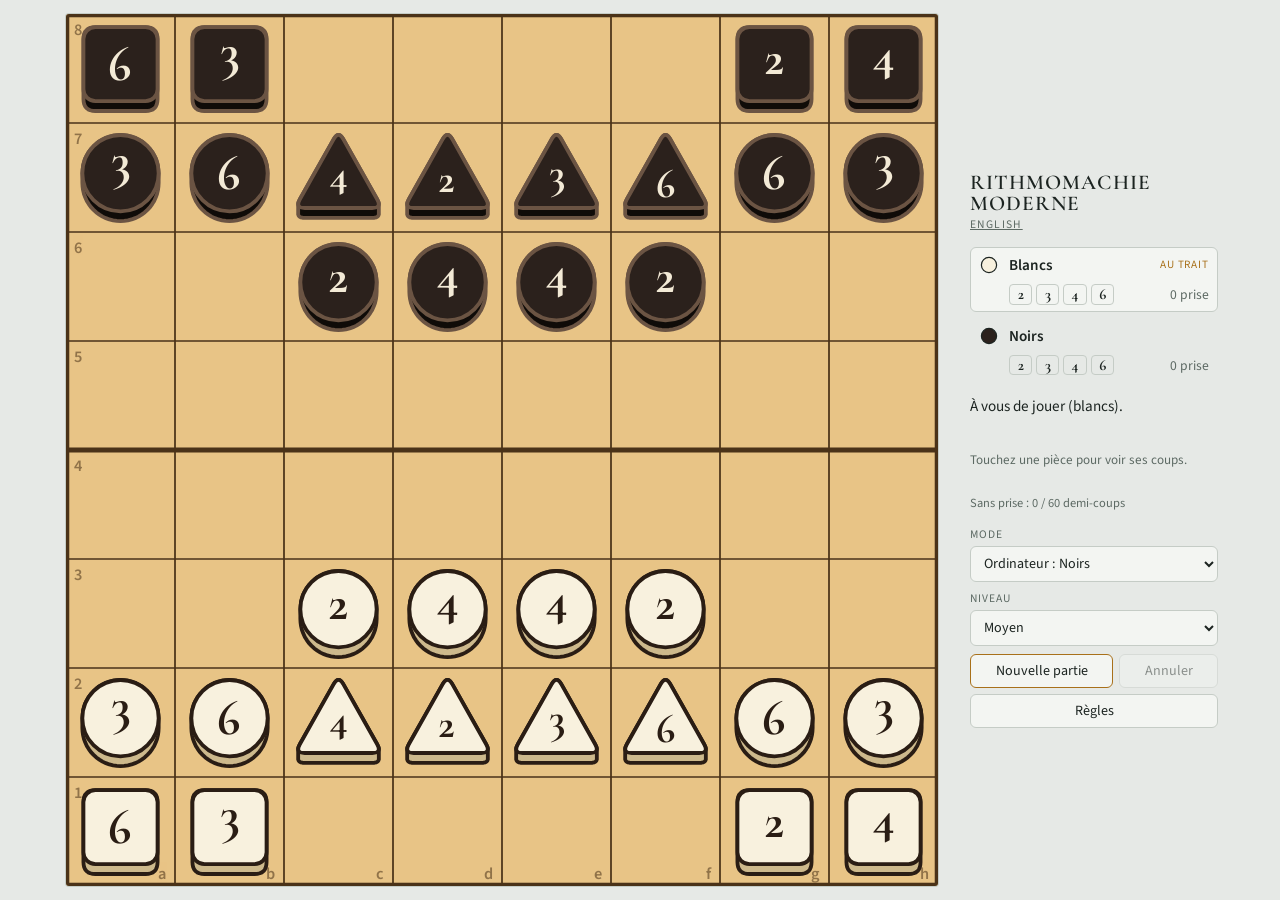
<file: games/rithmomachia/play/fr.html>
<!doctype html>
<html lang="fr">
<head>
<meta charset="utf-8">
<meta name="viewport" content="width=device-width, initial-scale=1, viewport-fit=cover">
<meta name="description" content="Jouez à la rithmomachie moderne en ligne contre l'ordinateur ou à deux : alignez trois nombres en progression dans le camp adverse.">
<link rel="icon" href="/assets/favicon.svg" type="image/svg+xml">
<link rel="canonical" href="https://guillaume-enguehard.github.io/games/rithmomachia/play/fr.html">
<link rel="alternate" hreflang="en" href="https://guillaume-enguehard.github.io/games/rithmomachia/play/">
<link rel="alternate" hreflang="fr" href="https://guillaume-enguehard.github.io/games/rithmomachia/play/fr.html">
<title>RITHMOMACHIE MODERNE · Jouer en ligne</title>
<meta name="claude:viewport-fit-sides" content="cover">
<link rel="preconnect" href="https://fonts.googleapis.com">
<link rel="preconnect" href="https://fonts.gstatic.com" crossorigin>
<link rel="stylesheet" href="https://fonts.googleapis.com/css2?family=Cormorant+Garamond:wght@500;600;700&family=Source+Sans+3:wght@400;600&display=swap">
<style>
[hidden] { display: none !important; }
/* Plateau de bois, pièces d'ivoire et d'ébène, filet de laiton : une table d'étude plutôt qu'un écran de jeu.
   Mise en page : un écran, plateau carré maximal à gauche, colonne de contrôle étroite à droite (empilée sous le plateau en portrait). */
:root {
  --bg: #e6e9e6;
  --panel: #f3f5f2;
  --fg: #1c2421;
  --muted: #5d6a64;
  --rule: #c5ccc6;
  --board: #e8c486;
  --mark: #9a5a12;
  --grid: #4a3218;
  --ivory: #f8f1de;
  --ivory-ink: #2a1d14;
  --ivory-edge: #cdb98c;
  --ebony: #2b211c;
  --ebony-ink: #f3ead6;
  --ebony-stroke: #6b5443;
  --ebony-edge: #0f0b08;
  --brass: #a8701a;
  --danger: #b3362c;
  --font-num: "Cormorant Garamond", "Iowan Old Style", "Palatino Linotype", Georgia, serif;
  --font-ui: "Source Sans 3", "Segoe UI", system-ui, -apple-system, sans-serif;
}
@media (prefers-color-scheme: dark) {
  :root:not([data-theme="light"]) {
    --bg: #141918; --panel: #1c2321; --fg: #e4e8e3; --muted: #9aa69f; --rule: #34403c;
    --board: #c9a46b; --grid: #2e1f0e; --mark: #7c3f06; --ivory: #efe6cf; --ivory-ink: #2a1d14; --ivory-edge: #b9a57a;
    --ebony: #2b211c; --ebony-ink: #efe4cc; --ebony-stroke: #7a604c; --ebony-edge: #0c0907; --brass: #d8a446; --danger: #e0685c; color-scheme: dark;
  }
}
:root[data-theme="dark"] {
  --bg: #141918; --panel: #1c2321; --fg: #e4e8e3; --muted: #9aa69f; --rule: #34403c;
  --board: #c9a46b; --grid: #2e1f0e; --mark: #7c3f06; --ivory: #efe6cf; --ivory-ink: #2a1d14; --ivory-edge: #b9a57a;
  --ebony: #2b211c; --ebony-ink: #efe4cc; --ebony-stroke: #7a604c; --ebony-edge: #0c0907; --brass: #d8a446; --danger: #e0685c; color-scheme: dark;
}
html, body { height: 100%; }
body { margin: 0; background: var(--bg); color: var(--fg); font-family: var(--font-ui); overflow: hidden; }
* { box-sizing: border-box; }
.app {
  height: 100%;
  display: grid;
  grid-template-columns: minmax(0, 1fr) 15.5rem;
  gap: 28px;
  max-width: calc(100vh + 15.5rem + 40px);
  margin-inline: auto;
  padding-block: 14px;
  padding-left: max(16px, env(safe-area-inset-left, 0px));
  padding-right: max(16px, env(safe-area-inset-right, 0px));
}
.boardwrap { min-width: 0; min-height: 0; display: grid; place-items: center; }
#board { display: block; touch-action: manipulation; user-select: none; -webkit-user-select: none; border-radius: 3px; box-shadow: 0 0 0 1px var(--rule); }
#board .sq { cursor: pointer; }
.side { min-width: 0; min-height: 0; display: flex; flex-direction: column; gap: 14px; justify-content: center; }
.brand { display: grid; gap: 2px; }
.brand h1 { margin: 0; font-family: var(--font-num); font-weight: 600; font-size: 1.7rem; letter-spacing: 0.02em; line-height: 1; }
.brand h1 { font-size: 1.32rem; letter-spacing: 0.05em; }
.brand span a { color: inherit; }
.brand span { font-size: 0.72rem; letter-spacing: 0.12em; text-transform: uppercase; color: var(--muted); }
.score { display: grid; gap: 6px; }
.player { display: grid; grid-template-columns: 22px 1fr auto; align-items: center; gap: 8px; padding: 6px 8px; border-radius: 6px; border: 1px solid transparent; }
.player.turn { border-color: var(--rule); background: var(--panel); }
.player .name { font-weight: 600; font-size: 0.95rem; }
.player .tag { font-size: 0.7rem; letter-spacing: 0.08em; text-transform: uppercase; color: var(--brass); }
.vals { display: flex; gap: 4px; grid-column: 2 / 4; align-items: center; }
.val { min-width: 1.45rem; height: 1.3rem; padding: 0 3px; border-radius: 4px; border: 1px solid var(--rule); font-family: var(--font-num); font-weight: 700; font-size: 0.95rem; line-height: 1.2rem; text-align: center; font-variant-numeric: tabular-nums; }
.val.gone { opacity: 0.35; text-decoration: line-through; }
.val.warn { border-color: var(--danger); color: var(--danger); }
.vals .count { margin-left: auto; }
.count { font-variant-numeric: tabular-nums; font-size: 0.85rem; color: var(--muted); }
.status { font-size: 0.95rem; line-height: 1.35; min-height: 2.7em; }
.status b { font-weight: 600; }
.last { font-size: 0.82rem; color: var(--muted); line-height: 1.35; min-height: 2.2em; }
.last .cap { color: var(--danger); }
.nocap { font-size: 0.78rem; color: var(--muted); font-variant-numeric: tabular-nums; }
.controls { display: grid; gap: 8px; }
.row { display: flex; gap: 6px; flex-wrap: wrap; }
label.sel { display: grid; gap: 3px; font-size: 0.72rem; letter-spacing: 0.08em; text-transform: uppercase; color: var(--muted); }
select, button { font: inherit; font-size: 0.88rem; color: var(--fg); background: var(--panel); border: 1px solid var(--rule); border-radius: 6px; padding: 6px 9px; }
select { width: 100%; text-transform: none; letter-spacing: 0; }
button { cursor: pointer; flex: 1 1 auto; }
button:hover:not(:disabled) { border-color: var(--muted); }
button:disabled { opacity: 0.45; cursor: default; }
button.primary { border-color: var(--brass); }
:focus-visible { outline: 2px solid var(--brass); outline-offset: 2px; }
.overlay { position: fixed; inset: 0; background: color-mix(in srgb, var(--bg) 70%, transparent); display: grid; place-items: center; padding: max(16px, env(safe-area-inset-top, 0px)) max(16px, env(safe-area-inset-right, 0px)) max(16px, env(safe-area-inset-bottom, 0px)) max(16px, env(safe-area-inset-left, 0px)); z-index: 20; }
.card { background: var(--panel); border: 1px solid var(--rule); border-radius: 10px; max-width: 38rem; width: 100%; max-height: 100%; overflow: auto; padding: 22px 24px; box-shadow: 0 12px 40px rgba(0,0,0,0.18); }
.card h2 { font-family: var(--font-num); font-weight: 600; font-size: 1.6rem; margin: 0 0 10px; text-wrap: balance; }
.card h3 { font-size: 0.75rem; letter-spacing: 0.1em; text-transform: uppercase; color: var(--muted); margin: 16px 0 6px; }
.card p, .card li { font-size: 0.92rem; line-height: 1.45; max-width: 65ch; }
.card ol, .card ul { padding-left: 1.2rem; margin: 0; display: grid; gap: 4px; }
.card table { border-collapse: collapse; font-size: 0.85rem; width: 100%; }
.card th, .card td { text-align: left; padding: 4px 8px 4px 0; border-bottom: 1px solid var(--rule); vertical-align: top; }
.card th { font-weight: 600; }
.card .close { margin-top: 16px; display: flex; justify-content: flex-end; }
.card .close button { flex: 0 0 auto; }
.result-card { text-align: center; max-width: 22rem; }
.result-card p { margin: 0 auto 14px; }
@media (max-aspect-ratio: 11/10), (max-width: 640px) {
  .app { grid-template-columns: minmax(0, 1fr); grid-template-rows: minmax(0, 1fr) auto; gap: 12px; padding-block: 8px; max-width: none; }
  .boardwrap { align-items: center; }
  .side { display: grid; grid-template-columns: 1fr 1fr; gap: 8px 12px; justify-content: stretch; }
  .brand { display: none; }
  .score { grid-column: 1 / 2; grid-row: 1 / 3; gap: 2px; }
  .player { padding: 3px 6px; }
  .status { grid-column: 2 / 3; min-height: 0; font-size: 0.86rem; }
  .last { grid-column: 2 / 3; min-height: 0; font-size: 0.76rem; }
  .nocap { display: none; }
  .controls { grid-column: 1 / 3; grid-template-columns: 1fr 1fr; }
  .controls .row { grid-column: 1 / 3; }
  .vals .count { display: none; }
  label.sel { font-size: 0.65rem; }
  select, button { padding: 5px 7px; font-size: 0.82rem; }
}
@media (prefers-reduced-motion: no-preference) {
  .flash { animation: flash 0.9s ease-out; }
  @keyframes flash { from { opacity: 1; } to { opacity: 0.25; } }
}
</style>

<div class="app">
  <div class="boardwrap" id="boardwrap"><svg id="board" viewBox="0 0 800 800" role="img" aria-label="Plateau de rithmomachie"></svg></div>
  <aside class="side">
    <div class="brand"><h1>RITHMOMACHIE MODERNE</h1><span><a href="./" hreflang="en" lang="en">English</a></span></div>
    <div class="score">
      <div class="player" id="p0"><svg width="20" height="20" viewBox="0 0 100 100"><circle cx="50" cy="50" r="38" fill="var(--ivory)" stroke="var(--fg)" stroke-width="6"/></svg><span class="name">Blancs</span><span class="tag" id="t0">au trait</span><div class="vals" id="vals0"></div></div>
      <div class="player" id="p1"><svg width="20" height="20" viewBox="0 0 100 100"><circle cx="50" cy="50" r="38" fill="var(--ebony)" stroke="var(--fg)" stroke-width="6"/></svg><span class="name">Noirs</span><span class="tag" id="t1">au trait</span><div class="vals" id="vals1"></div></div>
    </div>
    <div class="status" id="status" aria-live="polite"></div>
    <div class="last" id="last"></div>
    <div class="nocap" id="nocap"></div>
    <div class="controls">
      <label class="sel" for="mode">Mode
        <select id="mode">
          <option value="ai1">Ordinateur : Noirs</option>
          <option value="ai0">Ordinateur : Blancs</option>
          <option value="human">Deux joueurs</option>
        </select>
      </label>
      <label class="sel" for="level">Niveau
        <select id="level">
          <option value="1">Débutant</option>
          <option value="2" selected>Moyen</option>
          <option value="3">Fort</option>
          <option value="4">Expert (lent)</option>
        </select>
      </label>
      <div class="row">
        <button id="newgame" class="primary">Nouvelle partie</button>
        <button id="pause" hidden>Pause</button>
        <button id="undo">Annuler</button>
        <button id="rulesbtn">Règles</button>
      </div>
    </div>
  </aside>
</div>

<div class="overlay" id="rules" hidden>
  <div class="card" role="dialog" aria-labelledby="rules-title">
    <h2 id="rules-title">Règles en une minute</h2>
    <p>Chaque camp a 8 cercles, 4 triangles et 4 carrés portant les nombres 2, 3, 4 et 6, disposés comme dans la rithmomachie médiévale : carrés aux ailes, triangles au centre, cercles en pointe. Les Blancs commencent.</p>
    <h3>But : le triomphe</h3>
    <p>Gagne qui aligne <b>trois de ses pièces côte à côte</b> (en rangée, en colonne ou en diagonale), <b>dans la moitié adverse</b> du plateau, dont les nombres forment une progression : <b>2-3-4, 2-4-6, 2-3-6 ou 3-4-6</b>, dans un sens ou dans l'autre. Le nombre du milieu est toujours 3 ou 4.</p>
    <p>Un joueur à qui il ne reste plus trois nombres différents ne peut plus triompher : il a perdu. Un joueur qui ne peut plus jouer a perdu. Après 60 demi-coups sans prise, la partie est nulle.</p>
    <h3>Déplacement</h3>
    <p>En ligne droite, dans les 8 directions, sans sauter : le cercle d'1 case, le triangle de 1 ou 2, le carré de 1, 2 ou 3.</p>
    <h3>Les trois prises</h3>
    <ol>
      <li><b>Rencontre</b> (égalité) : se poser sur une pièce ennemie de même nombre mais <b>d'une autre forme</b>. Deux pièces identiques ne se prennent pas.</li>
      <li><b>Assaut</b> (multiplication ou division) : se poser sur une pièce ennemie qui vaut le double ou la moitié de la sienne après 2 cases parcourues, le triple ou le tiers après 3.</li>
      <li><b>Embuscade</b> (addition ou soustraction) : après le coup, la pièce jouée et une autre pièce amie encadrent une ennemie sur une ligne ; si la somme ou la différence de leurs deux nombres égale le sien, elle est prise.</li>
    </ol>
    <p>Prendre n'est jamais obligatoire : on prend pour ouvrir le passage, défendre ou priver l'adversaire de ses nombres.</p>
    <h3>Qui peut prendre quoi</h3>
    <table>
      <tr><th>Cible</th><th>Rencontre</th><th>Assaut (2 cases · 3 cases)</th><th>Embuscade</th></tr>
      <tr><td>2</td><td>un 2 d'une autre forme</td><td>un 4 · un 6</td><td>4 − 2, 6 − 4</td></tr>
      <tr><td>3</td><td>un 3 d'une autre forme</td><td>un 6 · —</td><td>6 − 3</td></tr>
      <tr><td>4</td><td>un 4 d'une autre forme</td><td>un 2 · —</td><td>2 + 2, 6 − 2</td></tr>
      <tr><td>6</td><td>un 6 d'une autre forme</td><td>un 3 · un 2</td><td>2 + 4, 3 + 3</td></tr>
    </table>
    <h3>Sur le plateau</h3>
    <p>Touchez une pièce : les points montrent ses coups, les anneaux rouges les coups qui prennent. Au survol d'un anneau, les pièces qui tomberaient sont cerclées. Le trait en pointillés marque le milieu du plateau. Sous chaque camp, les nombres qu'il possède encore : un nombre barré est perdu.</p>
    <p>« Annuler » revient d'un coup ; contre l'ordinateur, il revient jusqu'à votre dernier coup.</p>
    <div class="close"><button id="closerules">Fermer</button></div>
  </div>
</div>

<div class="overlay" id="result" hidden>
  <div class="card result-card" role="dialog" aria-labelledby="result-title">
    <h2 id="result-title"></h2>
    <p id="result-text"></p>
    <div class="row"><button id="again" class="primary">Rejouer</button><button id="look">Voir le plateau</button></div>
  </div>
</div>

<script id="engine">
// ---- Règles de la référence « triomphe » (identiques au moteur C++ et à l'implémentation Python des simulations) ----
var N = 8, NOCAP = 60, RANGE = [1, 2, 3], ZONE = 4;
var DX = [1, -1, 0, 0, 1, 1, -1, -1], DY = [0, 0, 1, -1, 1, -1, 1, -1];
function OWN(p) { return (p >> 6) & 1; }
function SHP(p) { return (p >> 4) & 3; }
function VAL(p) { return p & 15; }
function MK(o, s, v) { return (o << 6) | (s << 4) | v; }
// disposition des Blancs [colonne, rangée, forme (0 cercle, 1 triangle, 2 carré), nombre] ; les Noirs en miroir
var SETUP = [[0, 0, 2, 6], [1, 0, 2, 3], [6, 0, 2, 2], [7, 0, 2, 4],
             [2, 1, 1, 4], [3, 1, 1, 2], [4, 1, 1, 3], [5, 1, 1, 6],
             [0, 1, 0, 3], [1, 1, 0, 6], [6, 1, 0, 6], [7, 1, 0, 3],
             [2, 2, 0, 2], [3, 2, 0, 4], [4, 2, 0, 4], [5, 2, 0, 2]];
function initial() {
  var b = new Int8Array(64);
  for (var i = 0; i < SETUP.length; i++) {
    var P = SETUP[i];
    b[P[1] * 8 + P[0]] = MK(0, P[2], P[3]);
    b[(7 - P[1]) * 8 + P[0]] = MK(1, P[2], P[3]);
  }
  return { b: b, cap: [0, 0], turn: 0, nocap: 0, ply: 0, result: -1, reason: '' };
}
function onB(x, y) { return x >= 0 && y >= 0 && x < 8 && y < 8; }
// la pièce p peut-elle prendre q en parcourant k cases ? rencontre (même nombre, autre forme) ou assaut (×k, ÷k)
function canTake(p, q, k) {
  var v = VAL(p), w = VAL(q);
  if (w === v) return SHP(q) !== SHP(p);
  return k >= 2 && (w === v * k || v === w * k);
}
function legal(s) {
  var mv = [], me = s.turn, b = s.b;
  for (var sq = 0; sq < 64; sq++) {
    var p = b[sq]; if (!p || OWN(p) !== me) continue;
    var x = sq & 7, y = sq >> 3, R = RANGE[SHP(p)];
    for (var d = 0; d < 8; d++) {
      for (var k = 1; k <= R; k++) {
        var tx = x + DX[d] * k, ty = y + DY[d] * k;
        if (!onB(tx, ty)) break;
        var t = ty * 8 + tx, q = b[t];
        if (!q) { mv.push(sq * 64 + t); continue; }
        if (OWN(q) !== me && canTake(p, q, k)) mv.push(sq * 64 + t);
        break;
      }
    }
  }
  return mv;
}
function hasMove(s) {
  var me = s.turn, b = s.b;
  for (var sq = 0; sq < 64; sq++) {
    var p = b[sq]; if (!p || OWN(p) !== me) continue;
    var x = sq & 7, y = sq >> 3, R = RANGE[SHP(p)];
    for (var d = 0; d < 8; d++) for (var k = 1; k <= R; k++) {
      var tx = x + DX[d] * k, ty = y + DY[d] * k;
      if (!onB(tx, ty)) break;
      var q = b[ty * 8 + tx];
      if (!q) return true;
      if (OWN(q) !== me && canTake(p, q, k)) return true;
      break;
    }
  }
  return false;
}
// embuscade causée par la pièce posée en 'to' ; plateau b déjà modifié
function passive(b, to, me) {
  var x = to & 7, y = to >> 3, v = VAL(b[to]), out = [];
  for (var d = 0; d < 8; d++) {
    var ex = x + DX[d], ey = y + DY[d], fx = x + 2 * DX[d], fy = y + 2 * DY[d];
    if (!onB(fx, fy)) continue;
    var e = b[ey * 8 + ex], f = b[fy * 8 + fx];
    if (e && f && OWN(e) !== me && OWN(f) === me && (VAL(e) === v + VAL(f) || VAL(e) === Math.abs(v - VAL(f)))) out.push([ey * 8 + ex, 'embuscade']);
  }
  return out;
}
// ---- triomphe : trois pièces contiguës alignées dans la moitié adverse, en progression ----
function inZone(o, y) { return o === 0 ? y >= 8 - ZONE : y < ZONE; }
var LINES = [[], []], ZSQ = [[], []];
(function () {
  var TD = [[1, 0], [0, 1], [1, 1], [1, -1]];
  for (var o = 0; o < 2; o++) for (var i = 0; i < 64; i++) {
    var x = i & 7, y = i >> 3; if (!inZone(o, y)) continue;
    ZSQ[o].push(i);
    for (var d = 0; d < 4; d++) {
      var x3 = x + 2 * TD[d][0], y3 = y + 2 * TD[d][1], y2 = y + TD[d][1];
      if (!onB(x3, y3) || !inZone(o, y2) || !inZone(o, y3)) continue;
      LINES[o].push([i, y2 * 8 + x + TD[d][0], y3 * 8 + x3]);
    }
  }
})();
function prog(a, b, c) { return a !== c && (a + c === 2 * b || 2 * a * c === b * (a + c) || a * c === b * b); }
function triumphLine(b, o) {
  var L = LINES[o];
  for (var i = 0; i < L.length; i++) {
    var p = b[L[i][0]], q = b[L[i][1]], r = b[L[i][2]];
    if (p && q && r && OWN(p) === o && OWN(q) === o && OWN(r) === o && prog(VAL(p), VAL(q), VAL(r))) return L[i];
  }
  return null;
}
function valuesLeft(b, o) { var seen = {}, n = 0; for (var i = 0; i < 64; i++) { var p = b[i]; if (p && OWN(p) === o && !seen[VAL(p)]) { seen[VAL(p)] = 1; n++; } } return n; }
function applyMove(s, m) {
  var from = m >> 6, to = m & 63, b = s.b.slice(), me = s.turn, p = b[from], caps = [];
  if (b[to]) caps.push([to, b[to], VAL(b[to]) === VAL(p) ? 'rencontre' : 'assaut']);
  b[to] = p; b[from] = 0;
  var pas = passive(b, to, me);
  for (var i = 0; i < pas.length; i++) { caps.push([pas[i][0], b[pas[i][0]], pas[i][1]]); }
  for (var j = 0; j < pas.length; j++) b[pas[j][0]] = 0;
  var cap = [s.cap[0], s.cap[1]]; cap[me] += caps.length;
  var t = { b: b, cap: cap, turn: me ^ 1, nocap: caps.length ? 0 : s.nocap + 1, ply: s.ply + 1, result: -1, reason: '', last: { from: from, to: to, caps: caps, mover: me } };
  var line = triumphLine(b, me);
  if (line) { t.result = me; t.reason = 'triomphe'; t.line = line; }
  else if (valuesLeft(b, me ^ 1) < 3) { t.result = me; t.reason = 'epuisement'; }
  else if (!hasMove(t)) { t.result = me; t.reason = 'bloque'; }
  else if (t.nocap >= NOCAP) { t.result = 2; t.reason = 'nocap'; }
  else if (t.ply >= 600) { t.result = 2; t.reason = 'limite'; }
  return t;
}
// ---- IA : alpha-bêta + quiescence (mêmes heuristiques que l'agent 'ab' des simulations) ----
function fastCaps(s, m) {
  var from = m >> 6, to = m & 63, b = s.b, me = s.turn, v = VAL(b[from]), n = b[to] ? 1 : 0;
  var x = to & 7, y = to >> 3, seen = [];
  function own(sq) { if (sq === from) return false; if (sq === to) return true; var q = b[sq]; return q && OWN(q) === me; }
  function enemy(sq) { if (sq === to || sq === from) return 0; var q = b[sq]; return (q && OWN(q) !== me) ? q : 0; }
  for (var d = 0; d < 8; d++) {
    var ex = x + DX[d], ey = y + DY[d], fx = x + 2 * DX[d], fy = y + 2 * DY[d];
    if (!onB(fx, fy)) continue;
    var e = enemy(ey * 8 + ex), fsq = fy * 8 + fx;
    if (e && fsq !== to && own(fsq) && (VAL(e) === v + VAL(b[fsq]) || VAL(e) === Math.abs(v - VAL(b[fsq])))) seen.push(ey * 8 + ex);
  }
  return n + seen.length;
}
function countMoves(s, me) {
  var nm = 0, nc = 0, b = s.b;
  for (var sq = 0; sq < 64; sq++) {
    var p = b[sq]; if (!p || OWN(p) !== me) continue;
    var x = sq & 7, y = sq >> 3, R = RANGE[SHP(p)];
    for (var d = 0; d < 8; d++) for (var k = 1; k <= R; k++) {
      var tx = x + DX[d] * k, ty = y + DY[d] * k;
      if (!onB(tx, ty)) break;
      var q = b[ty * 8 + tx];
      if (!q) { nm++; continue; }
      if (OWN(q) !== me && canTake(p, q, k)) { nm++; nc++; }
      break;
    }
  }
  return [nm, nc];
}
var VALS = [2, 3, 4, 6];
// potentiel de triomphe : pièces avancées et alignements à une pièce près
function triumphTerm(b, o) {
  var t = 0, Z = ZSQ[o], L = LINES[o];
  for (var i = 0; i < Z.length; i++) { var p = b[Z[i]]; if (p && OWN(p) === o) t += 10; }
  for (var j = 0; j < L.length; j++) {
    var own = 0, emp = -1, vv = [0, 0, 0], bad = false;
    for (var k = 0; k < 3 && !bad; k++) { var q = b[L[j][k]]; if (!q) { if (emp >= 0) bad = true; emp = k; } else if (OWN(q) !== o) bad = true; else { own++; vv[k] = VAL(q); } }
    if (bad || own !== 2) continue;
    for (var w = 0; w < 4; w++) { vv[emp] = VALS[w]; if (prog(vv[0], vv[1], vv[2])) { t += 40; break; } }
  }
  return t;
}
var AI = { nodes: 0, deadline: 0, aborted: false };
function evalS(s) {
  var me = s.turn, a = countMoves(s, me), o = countMoves(s, me ^ 1);
  return (s.cap[me] - s.cap[me ^ 1]) * 60 + triumphTerm(s.b, me) - triumphTerm(s.b, me ^ 1) + (a[0] - o[0]) + 4 * (a[1] - o[1]);
}
function term(s, ply) { return s.result === 2 ? 0 : (s.result === s.turn ? 100000 - ply : -100000 + ply); }
function tick() { if ((++AI.nodes & 1023) === 0 && Date.now() > AI.deadline) AI.aborted = true; return AI.aborted; }
function qsearch(s, alpha, beta, qd, ply) {
  if (tick()) return 0;
  if (s.result >= 0) return term(s, ply);
  var stand = evalS(s);
  if (qd === 0 || stand >= beta) return stand;
  if (stand > alpha) alpha = stand;
  var mv = legal(s), ord = [];
  for (var i = 0; i < mv.length; i++) { var k = fastCaps(s, mv[i]); if (k) ord.push([k, mv[i]]); }
  ord.sort(function (a, b) { return b[0] - a[0]; });
  for (var j = 0; j < ord.length; j++) {
    var sc = -qsearch(applyMove(s, ord[j][1]), -beta, -alpha, qd - 1, ply + 1);
    if (sc >= beta) return sc;
    if (sc > alpha) alpha = sc;
  }
  return alpha;
}
function search(s, d, alpha, beta, ply) {
  if (tick()) return 0;
  if (s.result >= 0) return term(s, ply);
  if (d === 0) return qsearch(s, alpha, beta, 4, ply);
  var mv = legal(s), ord = [];
  for (var i = 0; i < mv.length; i++) ord.push([fastCaps(s, mv[i]), mv[i]]);
  ord.sort(function (a, b) { return b[0] - a[0]; });
  var best = -1e9;
  for (var j = 0; j < ord.length; j++) {
    var sc = -search(applyMove(s, ord[j][1]), d - 1, -beta, -alpha, ply + 1);
    if (AI.aborted) return 0;
    if (sc > best) best = sc;
    if (sc > alpha) alpha = sc;
    if (alpha >= beta) break;
  }
  return best;
}
// niveau : profondeur, bruit (aléa des choix proches), temps max en ms
var LEVELS = { 1: [1, 60, 2000], 2: [2, 6, 5000], 3: [3, 3, 10000], 4: [4, 3, 20000] };
function chooseMove(s, level) {
  var cfg = LEVELS[level] || LEVELS[2], depth = cfg[0], noise = cfg[1];
  AI.nodes = 0; AI.aborted = false; AI.deadline = Date.now() + cfg[2];
  var mv = legal(s), score = [], order = [];
  for (var i = 0; i < mv.length; i++) { score.push(fastCaps(s, mv[i]) * 100); order.push(i); }
  var chosen = mv[0];
  for (var d = 1; d <= depth; d++) {
    order.sort(function (a, b) { return score[b] - score[a]; });
    var alpha = -1e9, beta = 1e9, bestv = -1e18, bm = mv[order[0]], newScore = score.slice(), last = d === depth;
    for (var j = 0; j < order.length; j++) {
      var idx = order[j], lo = last ? alpha - noise - 1 : alpha;
      var sc = -search(applyMove(s, mv[idx]), d - 1, -beta, -lo, 1);
      if (AI.aborted) break;
      newScore[idx] = sc;
      var v = sc + (last ? noise * Math.random() : 0);
      if (v > bestv) { bestv = v; bm = mv[idx]; }
      if (sc > alpha) alpha = sc;
    }
    if (AI.aborted) break;
    score = newScore; chosen = bm;
  }
  return chosen;
}
</script>

<script>
(function () {
  var svg = document.getElementById('board');
  var NS = 'http://www.w3.org/2000/svg';
  var hist = [], st = initial(), sel = -1, hoverTarget = -1, thinking = false, worker = null, aiToken = 0;
  var modeEl = document.getElementById('mode'), levelEl = document.getElementById('level');
  var SHAPE_NAME = ['cercle', 'triangle', 'carré'];
  function sqName(sq) { return 'abcdefgh'[sq & 7] + ((sq >> 3) + 1); }

  // ---------- persistance (commodité locale, facultative) ----------
  function save() {
    try {
      localStorage.setItem('rm-site-game', JSON.stringify({ hist: hist.map(ser), st: ser(st), mode: modeEl.value, level: levelEl.value }));
    } catch (e) {}
  }
  function ser(s) { return { b: Array.prototype.slice.call(s.b), cap: s.cap, turn: s.turn, nocap: s.nocap, ply: s.ply, result: s.result, reason: s.reason, last: s.last || null, line: s.line || null }; }
  function des(o) { return { b: Int8Array.from(o.b), cap: o.cap, turn: o.turn, nocap: o.nocap, ply: o.ply, result: o.result, reason: o.reason, last: o.last, line: o.line || null }; }
  function load(data) {
    if (!data) return;
    try { st = des(data.st); hist = data.hist.map(des); modeEl.value = (data.mode && data.mode !== 'auto') ? data.mode : 'ai1'; levelEl.value = data.level || '2'; } catch (e) { st = initial(); hist = []; }
  }
  window.claude && window.claude.hot && window.claude.hot.snapshot && window.claude.hot.snapshot(function () { return { hist: hist.map(ser), st: ser(st), mode: modeEl.value, level: levelEl.value }; });

  // ---------- IA en tâche de fond ----------
  try {
    var src = document.getElementById('engine').textContent +
      '\nonmessage=function(e){var d=e.data;var s={b:Int8Array.from(d.s.b),cap:d.s.cap,turn:d.s.turn,nocap:d.s.nocap,ply:d.s.ply,result:d.s.result};postMessage({token:d.token,move:chooseMove(s,d.level)});};';
    worker = new Worker(URL.createObjectURL(new Blob([src], { type: 'text/javascript' })));
    worker.onmessage = function (e) { onAIMove(e.data.token, e.data.move); };
    worker.onerror = function () { worker = null; };
  } catch (e) { worker = null; }

  var paused = false, AUTO_DELAY = 650, pauseEl = document.getElementById('pause');
  function auto() { return modeEl.value === 'auto'; }
  function aiSide() { var m = modeEl.value; return m === 'ai1' ? 1 : m === 'ai0' ? 0 : -1; }
  function isAI(side) { return auto() || side === aiSide(); }
  function flipped() { return aiSide() === 0; }
  function maybeAI() {
    if (st.result >= 0 || !isAI(st.turn) || (auto() && paused)) return;
    thinking = true; render();
    var token = ++aiToken, level = +levelEl.value, s0 = ser(st);
    var go = function () {
      if (token !== aiToken) return;
      if (worker) worker.postMessage({ token: token, level: level, s: s0 });
      else setTimeout(function () { onAIMove(token, chooseMove(des(s0), level)); }, 30);
    };
    if (auto() && hist.length) setTimeout(go, AUTO_DELAY); else go();
  }
  function onAIMove(token, move) {
    if (token !== aiToken) return;
    thinking = false;
    if (st.result >= 0 || !isAI(st.turn) || (auto() && paused)) { render(); return; }
    play(move);
  }
  function setPaused(v) { paused = v; pauseEl.textContent = paused ? 'Reprendre' : 'Pause'; if (paused) { aiToken++; thinking = false; } render(); if (!paused) maybeAI(); }
  pauseEl.onclick = function () { setPaused(!paused); };

  // ---------- jeu ----------
  function play(m) {
    hist.push(st);
    st = applyMove(st, m);
    sel = -1; hoverTarget = -1;
    render(); save();
    if (st.result >= 0) showResult(); else maybeAI();
  }
  function movesFrom(sq) { return legal(st).filter(function (m) { return (m >> 6) === sq; }); }
  function onSquare(sq) {
    if (st.result >= 0 || thinking || isAI(st.turn)) return;
    var p = st.b[sq];
    if (sel >= 0) {
      var m = movesFrom(sel).filter(function (mm) { return (mm & 63) === sq; });
      if (m.length) { play(m[0]); return; }
    }
    if (p && OWN(p) === st.turn && movesFrom(sq).length) sel = (sel === sq ? -1 : sq);
    else sel = -1;
    hoverTarget = -1; render();
  }

  // ---------- dessin ----------
  function el(name, attrs, parent) {
    var e = document.createElementNS(NS, name);
    for (var k in attrs) e.setAttribute(k, attrs[k]);
    if (parent) parent.appendChild(e);
    return e;
  }
  function xy(sq) { var x = sq & 7, y = sq >> 3; if (flipped()) { x = 7 - x; y = 7 - y; } return [x * 100, (7 - y) * 100]; }
  // Centrage optique des chiffres : on mesure l'encre réelle de chaque chiffre dans la police chargée
  // (les chiffres elzéviriens de Cormorant descendent ou montent selon le chiffre), puis on place son centre
  // au centre visuel de la forme.
  var GLYPH = {}, measureCtx = null;
  function glyphOffset(txt, size) {
    var key = size + '|' + txt;
    if (GLYPH[key]) return GLYPH[key];
    var off = [0, size * 0.33];
    try {
      measureCtx = measureCtx || document.createElement('canvas').getContext('2d');
      var fam = getComputedStyle(document.documentElement).getPropertyValue('--font-num').trim() || 'serif';
      measureCtx.font = '700 ' + size + 'px ' + fam; measureCtx.textAlign = 'center'; measureCtx.textBaseline = 'alphabetic';
      var m = measureCtx.measureText(txt);
      if (typeof m.actualBoundingBoxAscent === 'number' && m.actualBoundingBoxAscent > 0)
        off = [(m.actualBoundingBoxLeft - m.actualBoundingBoxRight) / 2, (m.actualBoundingBoxAscent - m.actualBoundingBoxDescent) / 2];
    } catch (e) {}
    GLYPH[key] = off;
    return off;
  }
  var SHAPE_CENTER = [50, 59, 50];  // centre visuel : cercle, triangle (centre du cercle inscrit), carré
  // Polygone à coins arrondis (rayon r) sous forme de chemin SVG
  function roundedPath(pts, r) {
    var n = pts.length, d = '';
    for (var i = 0; i < n; i++) {
      var P = pts[i], A = pts[(i + n - 1) % n], B = pts[(i + 1) % n];
      var la = Math.hypot(A[0] - P[0], A[1] - P[1]), lb = Math.hypot(B[0] - P[0], B[1] - P[1]);
      var p1 = [P[0] + (A[0] - P[0]) * r / la, P[1] + (A[1] - P[1]) * r / la];
      var p2 = [P[0] + (B[0] - P[0]) * r / lb, P[1] + (B[1] - P[1]) * r / lb];
      d += (i ? 'L' : 'M') + p1[0].toFixed(1) + ',' + p1[1].toFixed(1) + 'Q' + P[0] + ',' + P[1] + ' ' + p2[0].toFixed(1) + ',' + p2[1].toFixed(1);
    }
    return d + 'Z';
  }
  var DEPTH = 9, LIFT = 4;  // épaisseur visible de la tranche, et légère surélévation de la face
  var TRI = [[50, 11], [90, 82], [10, 82]], TRI_R = 9, SQ_R = 11;
  function shapeEl(g, sh, X, Y, attrs) {
    if (sh === 0) { attrs.cx = X + 50; attrs.cy = Y + 50; attrs.r = 35; return el('circle', attrs, g); }
    if (sh === 1) { attrs.d = roundedPath(TRI.map(function (q) { return [X + q[0], Y + q[1]]; }), TRI_R); return el('path', attrs, g); }
    attrs.x = X + 16; attrs.y = Y + 16; attrs.width = 68; attrs.height = 68; attrs.rx = SQ_R; return el('rect', attrs, g);
  }
  // Contour échantillonné de la face (mêmes arrondis que shapeEl)
  function outline(sh, X, Y) {
    var pts = [], k;
    if (sh === 0) { for (k = 0; k < 64; k++) { var a = k * Math.PI / 32; pts.push([X + 50 + 35 * Math.cos(a), Y + 50 + 35 * Math.sin(a)]); } return pts; }
    var poly = sh === 1 ? TRI : [[16, 16], [84, 16], [84, 84], [16, 84]], r = sh === 1 ? TRI_R : SQ_R, n = poly.length;
    for (var i = 0; i < n; i++) {
      var P = poly[i], A = poly[(i + n - 1) % n], B = poly[(i + 1) % n];
      var la = Math.hypot(A[0] - P[0], A[1] - P[1]), lb = Math.hypot(B[0] - P[0], B[1] - P[1]);
      var p1 = [P[0] + (A[0] - P[0]) * r / la, P[1] + (A[1] - P[1]) * r / la], p2 = [P[0] + (B[0] - P[0]) * r / lb, P[1] + (B[1] - P[1]) * r / lb];
      for (k = 0; k <= 8; k++) {  // arrondi : courbe quadratique p1 -> P -> p2 (le carré utilise un arc, très proche)
        var t = k / 8, u = 1 - t;
        pts.push([X + u * u * p1[0] + 2 * u * t * P[0] + t * t * p2[0], Y + u * u * p1[1] + 2 * u * t * P[1] + t * t * p2[1]]);
      }
    }
    return pts;
  }
  // Enveloppe convexe (chaîne monotone)
  function hull(pts) {
    pts = pts.slice().sort(function (a, b) { return a[0] - b[0] || a[1] - b[1]; });
    function cross(o, a, b) { return (a[0] - o[0]) * (b[1] - o[1]) - (a[1] - o[1]) * (b[0] - o[0]); }
    var lo = [], up = [], i;
    for (i = 0; i < pts.length; i++) { while (lo.length >= 2 && cross(lo[lo.length - 2], lo[lo.length - 1], pts[i]) <= 0) lo.pop(); lo.push(pts[i]); }
    for (i = pts.length - 1; i >= 0; i--) { while (up.length >= 2 && cross(up[up.length - 2], up[up.length - 1], pts[i]) <= 0) up.pop(); up.push(pts[i]); }
    return lo.slice(0, -1).concat(up.slice(0, -1));
  }
  function drawPiece(g, p, X, Y) {
    var black = OWN(p) === 1, fill = black ? 'var(--ebony)' : 'var(--ivory)', ink = black ? 'var(--ebony-ink)' : 'var(--ivory-ink)';
    var stroke = black ? 'var(--ebony-stroke)' : 'var(--ivory-ink)', edge = black ? 'var(--ebony-edge)' : 'var(--ivory-edge)', sh = SHP(p);
    // tranche : enveloppe de la face et de sa copie abaissée, ce qui relie chaque coin du dessus au coin du dessous par une arête droite
    var top = outline(sh, X, Y - LIFT), low = top.map(function (q) { return [q[0], q[1] + DEPTH]; });
    var H = hull(top.concat(low)), d = 'M' + H.map(function (q) { return q[0].toFixed(1) + ',' + q[1].toFixed(1); }).join('L') + 'Z';
    el('path', { d: d, fill: edge, stroke: stroke, 'stroke-width': 3.5, 'stroke-linejoin': 'round' }, g);
    // face supérieure
    shapeEl(g, sh, X, Y - LIFT, { fill: fill, stroke: stroke, 'stroke-width': 3.5, 'stroke-linejoin': 'round' });
    var size = sh === 1 ? 38 : 46, txt = String(VAL(p)), off = glyphOffset(txt, size);
    var t = el('text', { x: (X + 50 + off[0]).toFixed(1), y: (Y - LIFT + SHAPE_CENTER[sh] + off[1]).toFixed(1), 'text-anchor': 'middle', fill: ink, 'font-family': 'var(--font-num)', 'font-weight': 700, 'font-size': size }, g);
    t.textContent = txt;
  }
  function render() {
    while (svg.firstChild) svg.removeChild(svg.firstChild);
    var targets = {}, preview = {};
    if (sel >= 0) movesFrom(sel).forEach(function (m) { targets[m & 63] = m; });
    if (hoverTarget >= 0 && targets[hoverTarget] !== undefined) {
      var t = applyMove(st, targets[hoverTarget]);
      t.last.caps.forEach(function (c) { preview[c[0]] = true; });
    }
    var last = st.last;
    for (var sq = 0; sq < 64; sq++) {
      var pos = xy(sq), X = pos[0], Y = pos[1];
      var g = el('g', { class: 'sq', 'data-sq': sq }, svg);
      el('rect', { x: X, y: Y, width: 100, height: 100, fill: 'var(--board)' }, g);
      if (last && (sq === last.from || sq === last.to)) el('rect', { x: X, y: Y, width: 100, height: 100, fill: 'var(--mark)', opacity: 0.22 }, g);
      if (sq === sel) el('rect', { x: X + 3, y: Y + 3, width: 94, height: 94, fill: 'none', stroke: 'var(--mark)', 'stroke-width': 6 }, g);
      // coordonnées
      var col = sq & 7, row = sq >> 3;
      var edgeRow = flipped() ? 7 : 0, edgeCol = flipped() ? 7 : 0;
      if (row === edgeRow) { var lt = el('text', { x: X + 92, y: Y + 94, 'text-anchor': 'end', 'font-size': 15, fill: 'var(--grid)', opacity: 0.55, 'font-family': 'var(--font-ui)', 'font-weight': 600 }, g); lt.textContent = 'abcdefgh'[col]; }
      if (col === edgeCol) { var nt = el('text', { x: X + 7, y: Y + 19, 'font-size': 15, fill: 'var(--grid)', opacity: 0.55, 'font-family': 'var(--font-ui)', 'font-weight': 600 }, g); nt.textContent = row + 1; }
      // fantômes des pièces prises au dernier coup
      if (last && !st.b[sq]) last.caps.forEach(function (c) { if (c[0] === sq && c[0] !== last.to) el('circle', { cx: X + 50, cy: Y + 50, r: 30, fill: 'none', stroke: 'var(--danger)', 'stroke-width': 3, 'stroke-dasharray': '6 6', class: 'flash' }, g); });
      if (st.b[sq]) drawPiece(g, st.b[sq], X, Y);
      if (preview[sq]) el('circle', { cx: X + 50, cy: Y + 50, r: 44, fill: 'none', stroke: 'var(--danger)', 'stroke-width': 6 }, g);
      if (targets[sq] !== undefined) {
        var takes = fastCaps(st, targets[sq]) > 0;
        if (takes) el('circle', { cx: X + 50, cy: Y + 50, r: 46, fill: 'none', stroke: 'var(--danger)', 'stroke-width': 5, opacity: 0.85 }, g);
        else el('circle', { cx: X + 50, cy: Y + 50, r: 13, fill: 'var(--mark)', opacity: 0.8 }, g);
      }
    }
    // quadrillage façon shogi : traits fins, cadre et ligne médiane plus épais
    var grid = el('g', { 'pointer-events': 'none', stroke: 'var(--grid)', 'stroke-linecap': 'square' }, svg);
    for (var k = 1; k < 8; k++) {
      el('line', { x1: k * 100, y1: 0, x2: k * 100, y2: 800, 'stroke-width': 1.6 }, grid);
      if (k !== 4) el('line', { x1: 0, y1: k * 100, x2: 800, y2: k * 100, 'stroke-width': 1.6 }, grid);
    }
    el('line', { x1: 0, y1: 400, x2: 800, y2: 400, 'stroke-width': 4.5 }, grid);
    el('rect', { x: 1.5, y: 1.5, width: 797, height: 797, fill: 'none', 'stroke-width': 3 }, grid);
    if (st.result >= 0 && st.line) {
      st.line.forEach(function (q) { var P = xy(q); el('circle', { cx: P[0] + 50, cy: P[1] + 50, r: 46, fill: 'none', stroke: 'var(--mark)', 'stroke-width': 6, 'pointer-events': 'none' }, svg); });
    }
    renderSide();
  }
  function valsBox(i) {
    var box = document.getElementById('vals' + i); box.innerHTML = '';
    var cnt = { 2: 0, 3: 0, 4: 0, 6: 0 }, distinct = 0;
    for (var q = 0; q < 64; q++) { var p = st.b[q]; if (p && OWN(p) === i) cnt[VAL(p)]++; }
    [2, 3, 4, 6].forEach(function (v) { if (cnt[v]) distinct++; });
    [2, 3, 4, 6].forEach(function (v) {
      var d = document.createElement('span');
      d.className = 'val' + (cnt[v] ? '' : ' gone') + (cnt[v] && distinct === 3 ? ' warn' : '');
      d.textContent = v; d.title = cnt[v] + ' pièce' + (cnt[v] > 1 ? 's' : '') + ' de ' + v;
      box.appendChild(d);
    });
    var c = document.createElement('span'); c.className = 'count'; c.textContent = st.cap[i] + ' prise' + (st.cap[i] > 1 ? 's' : ''); box.appendChild(c);
  }
  function sideName(i) { return i === 0 ? 'Blancs' : 'Noirs'; }
  function renderSide() {
    valsBox(0); valsBox(1);
    for (var i = 0; i < 2; i++) {
      document.getElementById('p' + i).classList.toggle('turn', st.result < 0 && st.turn === i);
      document.getElementById('t' + i).textContent = st.result < 0 && st.turn === i ? (thinking ? 'réfléchit' : 'au trait') : '';
    }
    var s = document.getElementById('status');
    if (st.result === 2) s.innerHTML = '<b>Partie nulle</b> : ' + (st.reason === 'limite' ? '600 demi-coups joués.' : '60 demi-coups sans prise.');
    else if (st.result >= 0) s.innerHTML = '<b>Les ' + sideName(st.result) + ' gagnent</b> ' + REASON[st.reason] + '.';
    else if (auto() && paused) s.innerHTML = 'Partie automatique <b>en pause</b> (' + sideName(st.turn).toLowerCase() + ' au trait).';
    else if (thinking) s.innerHTML = auto() ? 'Les <b>' + sideName(st.turn) + '</b> réfléchissent…' : 'L’ordinateur réfléchit…';
    else if (auto()) s.innerHTML = 'Partie automatique : aux <b>' + sideName(st.turn) + '</b>.';
    else if (aiSide() < 0) s.innerHTML = 'Aux <b>' + sideName(st.turn) + '</b> de jouer.';
    else s.innerHTML = 'À vous de jouer (' + sideName(st.turn).toLowerCase() + ').';
    var l = document.getElementById('last'), L = st.last;
    if (!L) l.textContent = 'Touchez une pièce pour voir ses coups.';
    else {
      var txt = sideName(L.mover) + ' : ' + sqName(L.from) + '–' + sqName(L.to);
      if (L.caps.length) txt += ' <span class="cap">' + L.caps.map(function (c) { return c[2] + ' en ' + sqName(c[0]) + ' (' + VAL(c[1]) + ')'; }).join(', ') + '</span>';
      l.innerHTML = txt;
    }
    document.getElementById('nocap').textContent = 'Sans prise : ' + st.nocap + ' / 60 demi-coups';
    document.getElementById('undo').disabled = hist.length === 0;
    pauseEl.hidden = !auto() || st.result >= 0;
  }
  var REASON = { triomphe: 'par triomphe', epuisement: 'par épuisement : l’adversaire n’a plus trois nombres différents', bloque: 'par blocage' };

  // ---------- résultat ----------
  function showResult() {
    var title = document.getElementById('result-title'), txt = document.getElementById('result-text');
    if (st.result === 2) { title.textContent = 'Partie nulle'; txt.textContent = st.reason === 'limite' ? 'La partie a atteint 600 demi-coups.' : '60 demi-coups se sont suivis sans aucune prise.'; }
    else {
      var ai = aiSide();
      title.textContent = ai < 0 ? 'Victoire des ' + sideName(st.result) : (st.result === ai ? 'L’ordinateur gagne' : 'Vous gagnez');
      if (st.reason === 'triomphe') {
        var vs = st.line.map(function (q) { return VAL(st.b[q]); });
        txt.textContent = 'Triomphe ' + vs.join('-') + ' en ' + st.line.map(sqName).join(', ') + ', en ' + st.ply + ' demi-coups.';
      } else if (st.reason === 'epuisement') txt.textContent = 'L’adversaire n’a plus trois nombres différents : il ne peut plus triompher.';
      else txt.textContent = 'L’adversaire ne peut plus jouer.';
    }
    document.getElementById('result').hidden = false;
  }

  // ---------- taille du plateau : tout l'écran, sans défilement ----------
  var wrap = document.getElementById('boardwrap');
  function fit() {
    var s = Math.floor(Math.min(wrap.clientWidth, wrap.clientHeight));
    if (s > 0) { svg.style.width = s + 'px'; svg.style.height = s + 'px'; }
  }
  if (window.ResizeObserver) new ResizeObserver(fit).observe(wrap);
  window.addEventListener('resize', fit);

  // ---------- événements ----------
  function sqFromEvent(e) { var g = e.target.closest && e.target.closest('.sq'); return g ? +g.getAttribute('data-sq') : -1; }
  svg.addEventListener('click', function (e) { var sq = sqFromEvent(e); if (sq >= 0) onSquare(sq); });
  svg.addEventListener('pointermove', function (e) {
    if (e.pointerType !== 'mouse' || sel < 0) return;
    var sq = sqFromEvent(e); if (sq !== hoverTarget) { hoverTarget = sq; render(); }
  });
  svg.addEventListener('pointerleave', function () { if (hoverTarget >= 0) { hoverTarget = -1; render(); } });
  function newGame() {
    aiToken++; thinking = false; paused = false; pauseEl.textContent = 'Pause'; st = initial(); hist = []; sel = -1; hoverTarget = -1;
    document.getElementById('result').hidden = true;
    render(); save(); maybeAI();
  }
  document.getElementById('newgame').onclick = newGame;
  document.getElementById('again').onclick = newGame;
  document.getElementById('look').onclick = function () { document.getElementById('result').hidden = true; };
  document.getElementById('undo').onclick = function () {
    if (!hist.length) return;
    aiToken++; thinking = false;
    st = hist.pop();
    if (auto()) { paused = true; pauseEl.textContent = 'Reprendre'; }
    // contre l'ordinateur : revenir jusqu'à son propre tour
    while (!auto() && aiSide() >= 0 && st.turn === aiSide() && hist.length) st = hist.pop();
    sel = -1; document.getElementById('result').hidden = true;
    render(); save(); maybeAI();
  };
  modeEl.onchange = function () { aiToken++; thinking = false; paused = false; pauseEl.textContent = 'Pause'; sel = -1; render(); save(); maybeAI(); };
  levelEl.onchange = function () { save(); if (auto() && thinking) { aiToken++; thinking = false; maybeAI(); } };
  var rules = document.getElementById('rules');
  document.getElementById('rulesbtn').onclick = function () { rules.hidden = false; document.getElementById('closerules').focus(); };
  document.getElementById('closerules').onclick = function () { rules.hidden = true; };
  rules.addEventListener('click', function (e) { if (e.target === rules) rules.hidden = true; });
  document.addEventListener('keydown', function (e) { if (e.key === 'Escape') { rules.hidden = true; document.getElementById('result').hidden = true; } });

  // ---------- démarrage ----------
  // quand la police des chiffres arrive (ou change), on remesure et on redessine
  if (document.fonts) {
    var refit = function () { GLYPH = {}; render(); };
    if (document.fonts.ready) document.fonts.ready.then(refit);
    if (document.fonts.addEventListener) document.fonts.addEventListener('loadingdone', refit);
  }
  function start(data) {
    if (data && data.st) load(data);
    else { try { load(JSON.parse(localStorage.getItem('rm-site-game'))); } catch (e) {} }
    fit(); render();
    if (st.result >= 0) showResult(); else maybeAI();
  }
  var hot = window.claude && window.claude.hot;
  if (hot && hot.ready) hot.ready(start); else start(hot && hot.data ? hot.data : null);
})();
</script>

</html>
</file>
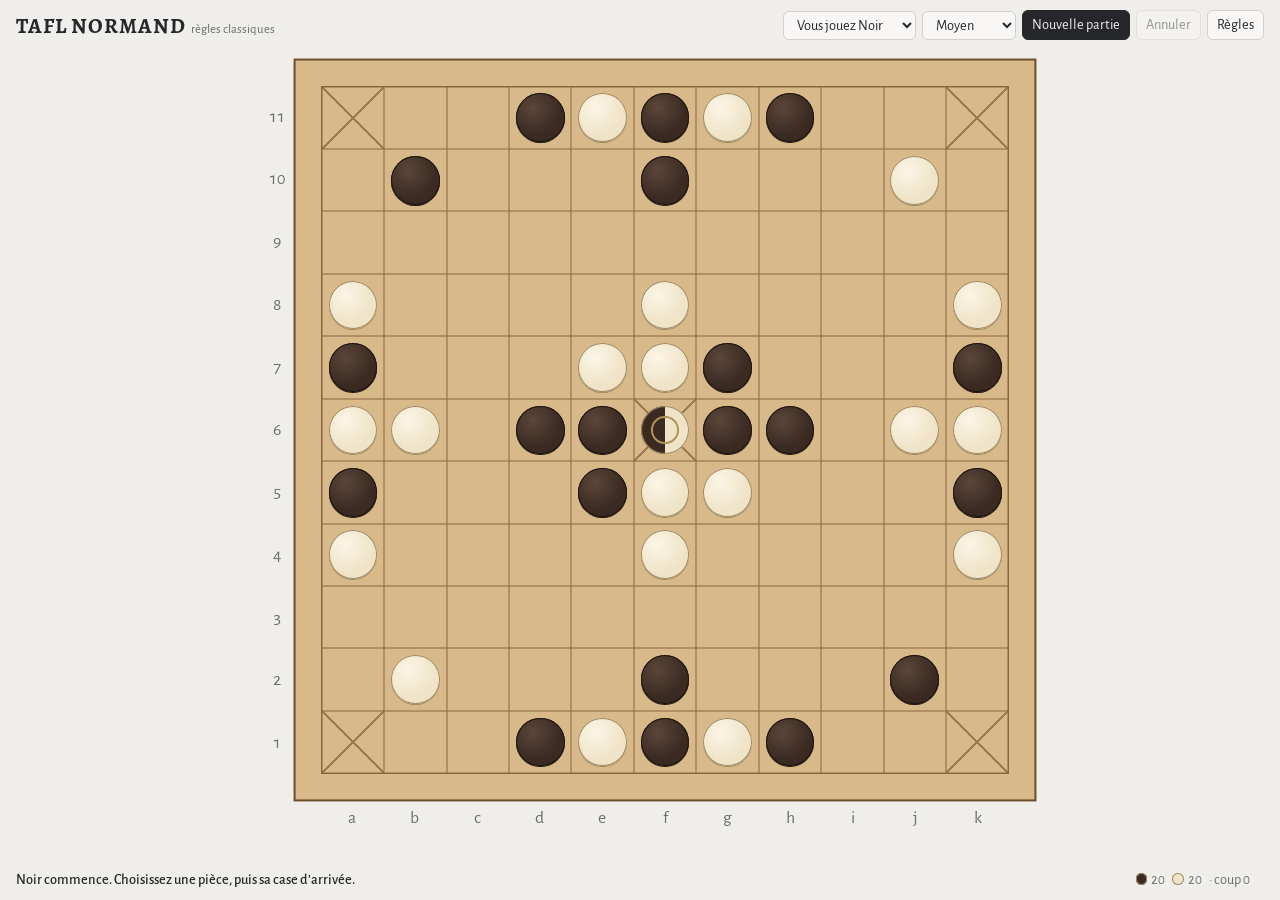
<file: games/tafl-normand/play/fr.html>
<!doctype html>
<html lang="fr">
<head>
<meta charset="utf-8">
<meta name="viewport" content="width=device-width, initial-scale=1, viewport-fit=cover">
<meta name="description" content="Jouez au TAFL NORMAND en ligne contre l'ordinateur ou à deux : un tafl symétrique où les deux rois partent de la même case. Amenez votre roi dans un coin ou capturez le roi adverse.">
<link rel="icon" href="/assets/favicon.svg" type="image/svg+xml">
<link rel="canonical" href="https://guillaume-enguehard.github.io/games/tafl-normand/play/fr.html">
<link rel="alternate" hreflang="en" href="https://guillaume-enguehard.github.io/games/tafl-normand/play/">
<link rel="alternate" hreflang="fr" href="https://guillaume-enguehard.github.io/games/tafl-normand/play/fr.html">
<title>TAFL NORMAND · Jouer en ligne</title>
<meta name="claude:viewport-fit-sides" content="cover">
<link rel="preconnect" href="https://fonts.googleapis.com">
<link rel="preconnect" href="https://fonts.gstatic.com" crossorigin>
<link rel="stylesheet" href="https://fonts.googleapis.com/css2?family=Alegreya+SC:wght@500;700&family=Alegreya+Sans:wght@400;500;700&display=swap">
<style>
/* Layout: one screen, no scroll — slim control bar, the board as large as the remaining square, one status line. */
/* Layout: one screen, no scroll — slim control bar, the board as large as the remaining square, one status line. */
:root {
  --bg: #efeeeb;          /* neutral */
  --panel: #f8f7f5;
  --ink: #26272a;
  --muted: #6d6e72;
  --line: #d2d0cc;
  --wood: #d8b989;        /* light oak board */
  --grid: #8a6640;        /* board lines */
  --edge: #6e4d2d;        /* board border */
  --black: #3a2a22;       /* ebony */
  --black-edge: #1c130e;
  --black-hi: #5c4638;
  --white: #efe4c8;       /* ivory */
  --white-edge: #a08a62;
  --white-hi: #fbf5e6;
  --woad: #2f5d8a;        /* selection, legal moves */
  --madder: #a83a2c;      /* threat, forbidden */
  --last: rgba(110, 77, 45, .22);
  --font-display: "Alegreya SC", "Palatino Linotype", Georgia, serif;
  --font-ui: "Alegreya Sans", "Segoe UI", system-ui, sans-serif;
}
@media (prefers-color-scheme: dark) { :root:not([data-theme="light"]) {
  --bg: #1b1b1c; --panel: #242426; --ink: #e8e6e2; --muted: #9c9da1; --line: #38383b;
  --wood: #a27c4f; --grid: #4a3119; --edge: #3a2614;
  --black: #2a1e18; --black-edge: #0d0805; --black-hi: #46342a; --white: #e3d5b2; --white-edge: #4a3c26; --white-hi: #f3e9cf;
  --woad: #7fb0e0; --madder: #e06b58; --last: rgba(40, 24, 10, .28); color-scheme: dark } }
:root[data-theme="dark"] {
  --bg: #1b1b1c; --panel: #242426; --ink: #e8e6e2; --muted: #9c9da1; --line: #38383b;
  --wood: #a27c4f; --grid: #4a3119; --edge: #3a2614;
  --black: #2a1e18; --black-edge: #0d0805; --black-hi: #46342a; --white: #e3d5b2; --white-edge: #4a3c26; --white-hi: #f3e9cf;
  --woad: #7fb0e0; --madder: #e06b58; --last: rgba(40, 24, 10, .28); color-scheme: dark }
html, body { height: 100%; }
body { margin: 0; background: var(--bg); color: var(--ink); font-family: var(--font-ui); font-size: 15px; overflow: hidden; }
.app { height: 100%; box-sizing: border-box; display: grid; grid-template-rows: auto 1fr auto; gap: 8px;
  padding-block: 10px; padding-left: max(16px, env(safe-area-inset-left, 0px)); padding-right: max(16px, env(safe-area-inset-right, 0px)); }
header { display: flex; flex-wrap: wrap; align-items: center; gap: 8px 14px; }
h1 { font-family: var(--font-display); font-weight: 700; font-size: 1.35rem; letter-spacing: .04em; margin: 0; margin-right: auto; white-space: nowrap; }
h1 small { font-family: var(--font-ui); font-weight: 400; font-size: .8rem; letter-spacing: 0; color: var(--muted); margin-left: 6px; }
.controls { display: flex; flex-wrap: wrap; gap: 6px; align-items: center; }
select, button { font: inherit; font-size: .9rem; color: var(--ink); background: var(--panel); border: 1px solid var(--line); border-radius: 6px; padding: 5px 9px; cursor: pointer; }
button:hover, select:hover { border-color: var(--muted); }
button:focus-visible, select:focus-visible, .cell:focus-visible { outline: 2px solid var(--woad); outline-offset: 1px; }
button:disabled { opacity: .45; cursor: default; }
button.primary { background: var(--ink); color: var(--bg); border-color: var(--ink); }
main { min-height: 0; container-type: size; display: grid; place-items: center; position: relative; }
.frame { --s: min(100cqw, 100cqh); --rim: calc(var(--s) / 32); width: var(--s); height: var(--s); display: grid; grid-template-columns: 1.4fr repeat(11, 1fr) .6fr; grid-template-rows: .6fr repeat(11, 1fr) 1.4fr; }
.coord { display: grid; place-items: center; font-size: calc(var(--s) / 46); color: var(--muted); font-variant-numeric: tabular-nums; user-select: none; }
.board { grid-column: 2 / 13; grid-row: 2 / 13; display: grid; grid-template-columns: repeat(11, 1fr); grid-template-rows: repeat(11, 1fr);
  background: var(--wood); border: 1px solid var(--grid); border-radius: 0; position: relative; touch-action: manipulation;
  box-shadow: 0 0 0 var(--rim) var(--wood), 0 0 0 calc(var(--rim) + 2px) var(--edge); }
.cell { position: relative; border: 0; padding: 0; margin: 0; border-radius: 0; background: transparent; box-shadow: inset 0 0 0 .5px var(--grid); cursor: default; }
.cell.special::after { content: ""; position: absolute; inset: 0; pointer-events: none; opacity: .75;
  background: linear-gradient(45deg, transparent calc(50% - .9px), var(--grid) calc(50% - .9px), var(--grid) calc(50% + .9px), transparent calc(50% + .9px)),
              linear-gradient(-45deg, transparent calc(50% - .9px), var(--grid) calc(50% - .9px), var(--grid) calc(50% + .9px), transparent calc(50% + .9px)); }
.cell.last { background-image: linear-gradient(var(--last), var(--last)); }
.cell.can { cursor: pointer; }
.piece { position: absolute; inset: 11%; border-radius: 50%; z-index: 1; transition: transform .12s ease; }
.piece.b { background: radial-gradient(circle at 35% 30%, var(--black-hi), var(--black) 60%); box-shadow: 0 1px 0 var(--black-edge), inset 0 0 0 1px var(--black-edge); }
.piece.w { background: radial-gradient(circle at 35% 30%, var(--white-hi), var(--white) 60%); box-shadow: 0 1px 0 var(--white-edge), inset 0 0 0 1px var(--white-edge); }
.piece.king::before { content: ""; position: absolute; inset: 22%; border-radius: 50%; border: 2px solid currentColor; }
.piece.king::after { content: ""; position: absolute; inset: 42%; border-radius: 50%; background: currentColor; }
.piece.b.king { color: #c9b27c; } .piece.w.king { color: #7a6233; }
.piece.pair { background: linear-gradient(90deg, var(--black) 50%, var(--white) 50%); box-shadow: inset 0 0 0 1px var(--white-edge); color: #b39456; }
.piece.pair::before { content: ""; position: absolute; inset: 22%; border-radius: 50%; border: 2px solid #b39456; }
.cell.sel .piece { transform: scale(1.08); box-shadow: 0 0 0 3px var(--woad); }
.cell.threat .piece { box-shadow: 0 0 0 3px var(--madder); }
.dot { position: absolute; inset: 37%; border-radius: 50%; background: var(--woad); opacity: .8; z-index: 2; pointer-events: none; }
.no { position: absolute; inset: 34%; z-index: 2; pointer-events: none; opacity: .75; }
.no::before, .no::after { content: ""; position: absolute; left: 45%; top: 0; width: 10%; height: 100%; background: var(--madder); border-radius: 2px; transform: rotate(45deg); }
.no::after { transform: rotate(-45deg); }
.cell.winfrom .piece { box-shadow: 0 0 0 3px var(--madder); }
.winmark { position: absolute; inset: 16%; border-radius: 50%; border: 3px solid var(--madder); z-index: 3; pointer-events: none; }
.cell.capt::before { content: ""; position: absolute; inset: 30%; border-radius: 50%; border: 2px dashed var(--madder); opacity: .7; }
.banner { position: absolute; left: 50%; top: 4px; transform: translateX(-50%); background: var(--panel); border: 1px solid var(--line); border-radius: 10px;
  padding: 8px 16px; text-align: center; box-shadow: 0 6px 20px rgba(0,0,0,.22); max-width: min(92%, 380px); z-index: 5; cursor: pointer; }
.banner b { display: block; font-family: var(--font-display); font-size: 1.25rem; margin-bottom: 2px; }
.banner span { color: var(--muted); font-size: .9rem; }
footer { display: flex; flex-wrap: wrap; justify-content: space-between; align-items: center; gap: 4px 16px; font-size: .9rem; min-height: 1.4em; }
#status { font-weight: 500; }
#status.warn { color: var(--madder); }
.meta { color: var(--muted); font-variant-numeric: tabular-nums; display: flex; flex-wrap: wrap; gap: 2px 14px; }
.meta span { white-space: nowrap; }
.swatch { display: inline-block; width: .8em; height: .8em; border-radius: 50%; vertical-align: -.05em; margin-right: 4px; box-shadow: inset 0 0 0 1px var(--white-edge); }
.swatch.b { background: var(--black); } .swatch.w { background: var(--white); }
#rules { position: absolute; inset: 0; z-index: 10; background: var(--bg); overflow: auto; padding-block: 16px; padding-left: max(16px, env(safe-area-inset-left, 0px)); padding-right: max(16px, env(safe-area-inset-right, 0px)); }
#rules .inner { max-width: 62ch; margin: 0 auto; line-height: 1.45; }
#rules h2 { font-family: var(--font-display); font-size: 1.3rem; margin: 0 0 8px; }
#rules h3 { font-family: var(--font-display); font-size: 1.02rem; margin: 14px 0 4px; letter-spacing: .03em; }
#rules p { margin: 0 0 6px; }
@media (max-width: 560px) { h1 small { display: none; } select, button { padding: 4px 7px; font-size: .85rem; } }
@media (prefers-reduced-motion: reduce) { .piece { transition: none; } }
</style>
</head>
<body>


<div class="app" id="app">
  <header>
    <h1>TAFL NORMAND<small>règles classiques</small></h1>
    <div class="controls">
      <select id="mode" aria-label="Mode de jeu">
        <option value="b">Vous jouez Noir</option>
        <option value="w">Vous jouez Blanc</option>
        <option value="auto">IA contre IA</option>
        <option value="two">Deux joueurs</option>
      </select>
      <select id="level" aria-label="Niveau de l'IA">
        <option value="2000">Débutant</option>
        <option value="10000">Facile</option>
        <option value="50000" selected>Moyen</option>
        <option value="200000">Fort</option>
        <option value="800000">Expert</option>
      </select>
      <button id="new" class="primary">Nouvelle partie</button>
      <button id="undo">Annuler</button>
      <button id="pause" hidden>Pause</button>
      <button id="help">Règles</button>
    </div>
  </header>
  <main id="main">
    <div class="frame" id="frame"></div>
    <div class="banner" id="banner" title="Cliquer pour voir le plateau" hidden><b id="bannerT"></b><span id="bannerS"></span></div>
  </main>
  <footer>
    <div id="status">Noir commence.</div>
    <div class="meta"><span id="counts"></span><span id="ai"></span></div>
  </footer>
  <div id="rules" hidden>
    <div class="inner">
      <h2>Règles du TAFL NORMAND</h2>
      <p>Plateau de 11 × 11. Chaque camp a 20 pions et un roi. Noir commence.</p>
      <h3>Départ</h3>
      <p>Les deux rois partent superposés en f6. Le premier joueur qui déplace cette paire emmène son roi et laisse le roi adverse en f6.</p>
      <h3>Déplacement</h3>
      <p>Toutes les pièces se déplacent comme la tour aux échecs, d'autant de cases libres qu'on veut, sans sauter. Personne ne s'arrête en f6, mais on peut le traverser quand il est vide. Seuls les rois entrent dans les coins.</p>
      <h3>Capture</h3>
      <p>Seuls les pions capturent. Une pièce ennemie prise en tenaille, en ligne ou en colonne, entre le pion qui arrive et un de vos pions est retirée. Un coin ou f6 vide compte comme un de vos pions.</p>
      <p>Le roi se prend de la même façon, sauf en f6 où il est à l’abri. Sur le bord, il ne peut être pris que le long du bord, entre deux pions.</p>
      <h3>Victoire</h3>
      <p>Vous gagnez si votre roi atteint un coin, si vous capturez le roi adverse, ou si l'adversaire ne peut plus jouer.</p>
      <h3>Menace</h3>
      <p>Si l'adversaire peut gagner au coup suivant, vous devez parer. Un coup qui lui laisse une victoire immédiate est interdit (croix rouges sur le plateau). Si aucune parade n'existe, la partie est perdue. La troisième répétition d'une même position donne la nulle.</p>
      <p><button id="closeRules" class="primary">Revenir à la partie</button></p>
    </div>
  </div>
</div>

<script id="engine">
// Tafl normand (v10.6 rules, classic): rules and alpha-beta AI.
// Port of the Java engine used in the simulation study (Nor.java, classic normand, threat rule on),
// kept bit-identical (same Zobrist keys, same RNG, same move ordering) so that both can be cross-checked.
var Engine = (function () {
  'use strict';
  var N = 11, NS = 121, C = 60, WIN = 100000;
  var EDGE_HOSTILE = false; // classic rules (set true for the edge-hostile variant)
  var DX = [1, -1, 0, 0], DY = [0, 0, 1, -1];
  var NB = new Int16Array(NS * 4), CORNER = new Uint8Array(NS), OUTER = new Uint8Array(NS), SPECIAL = new Uint8Array(NS);
  for (var s = 0; s < NS; s++) {
    var x = s % N, y = (s / N) | 0;
    for (var d = 0; d < 4; d++) { var nx = x + DX[d], ny = y + DY[d]; NB[s * 4 + d] = (nx >= 0 && ny >= 0 && nx < N && ny < N) ? ny * N + nx : -1; }
    OUTER[s] = (x === 0 || y === 0 || x === N - 1 || y === N - 1) ? 1 : 0;
    CORNER[s] = ((x === 0 || x === N - 1) && (y === 0 || y === N - 1)) ? 1 : 0;
    SPECIAL[s] = (CORNER[s] || s === C) ? 1 : 0;
  }
  // ---- java.util.Random (48-bit LCG), for identical Zobrist keys and identical root shuffles
  var MULT = 0x5DEECE66Dn, MASK = (1n << 48n) - 1n;
  function JRandom(seed) { this.seed = (BigInt.asUintN(64, BigInt(seed)) ^ MULT) & MASK; }
  JRandom.prototype.next = function (bits) { this.seed = (this.seed * MULT + 0xBn) & MASK; return Number(BigInt.asIntN(32, this.seed >> BigInt(48 - bits))); };
  JRandom.prototype.nextInt = function (bound) {
    if ((bound & -bound) === bound) return Number((BigInt(bound) * BigInt(this.next(31))) >> 31n);
    var bits, val;
    do { bits = this.next(31); val = bits % bound; } while (bits - val + (bound - 1) > 2147483647);
    return val;
  };
  JRandom.prototype.nextLongHL = function () { var hi = this.next(32), lo = this.next(32); // (hi<<32) + lo with sign of lo
    var v = BigInt.asIntN(64, (BigInt(hi) << 32n) + BigInt(lo)); return [Number(BigInt.asIntN(32, v >> 32n)), Number(BigInt.asIntN(32, v))]; };
  var ZH = new Int32Array(6 * NS), ZL = new Int32Array(6 * NS), ZSH, ZSL;
  (function () { var r = new JRandom(12345); for (var i = 0; i < 6; i++) for (var s = 0; s < NS; s++) { var h = r.nextLongHL(); ZH[i * NS + s] = h[0]; ZL[i * NS + s] = h[1]; } var z = r.nextLongHL(); ZSH = z[0]; ZSL = z[1]; })();

  function owner(v) { return v === 1 || v === 4 ? 1 : v === 2 || v === 3 ? 2 : v === 5 ? 3 : 0; }
  function isKing(v) { return v === 3 || v === 4 || v === 5; }
  function pawnOf(p) { return p === 1 ? 1 : 2; }
  function kingOf(p) { return p === 1 ? 4 : 3; }
  function sq(a) { return (parseInt(a.substring(1), 10) - 1) * N + (a.toLowerCase().charCodeAt(0) - 97); }
  function nm(s) { return String.fromCharCode(97 + s % N) + (((s / N) | 0) + 1); }
  var START1 = "d11 f11 h11 b10 f10 a7 g7 k7 d6 e6 g6 h6 a5 e5 k5 f2 j2 d1 f1 h1".split(" ");
  var START2 = "e11 g11 j10 a8 f8 k8 f7 e7 a6 b6 j6 k6 f5 g5 a4 f4 k4 b2 e1 g1".split(" ");
  var W_EXPERT = [0, 1.0, 0.6, 1.2, 0.05, -0.35, 0.5, 0, 0];
  var GUARD_SQ = [], GUARD_WV = [];
  (function () {
    var cs = [[0, 0], [N - 1, 0], [0, N - 1], [N - 1, N - 1]];
    for (var c = 0; c < 4; c++) {
      var sqs = [], ws = [];
      for (var s = 0; s < NS; s++) {
        var dx = Math.abs(s % N - cs[c][0]), dy = Math.abs(((s / N) | 0) - cs[c][1]), w = 0;
        if ((dx === 1 && dy === 2) || (dx === 2 && dy === 1)) w = 10;
        else if (dx === 2 && dy === 2) w = 6;
        else if ((dx === 0 && dy === 2) || (dx === 2 && dy === 0)) w = 6;
        else if ((dx === 1 && dy === 3) || (dx === 3 && dy === 1)) w = 5;
        else if (dx === 1 && dy === 1) w = 3;
        if (w > 0) { sqs.push(s); ws.push(w); }
      }
      GUARD_SQ.push(sqs); GUARD_WV.push(ws);
    }
  })();
  function cornerIdx(s) { return s === 0 ? 0 : s === N - 1 ? 1 : s === NS - N ? 2 : 3; }

  function Game(lite) {
    this.b = new Int8Array(NS); this.side = 1; this.hh = 0; this.hl = 0; this.ply = 0;
    this.rep = new Map(); // key lo -> array of [hi, count]
    var M = 4096;
    this.uFrom = new Int16Array(M); this.uTo = new Int16Array(M); this.uPiece = new Int8Array(M); this.uCapN = new Int8Array(M);
    this.uCapS = new Int16Array(M * 4); this.uCapP = new Int8Array(M * 4); this.uHH = new Int32Array(M); this.uHL = new Int32Array(M); this.uPair = new Uint8Array(M);
    this.sp = 0; this.kpos = [-1, -1, -1]; this.cnt = new Int32Array(6);
    this.kingCapturedFlag = false; this.edgeCapFlag = false;
    this.W = W_EXPERT.slice();
    // search state
    this.TTB = lite ? 8 : 20; var T = 1 << this.TTB; this.ttH = new Int32Array(T); this.ttL = new Int32Array(T); this.ttMove = new Int32Array(T);
    this.ttVal = new Float64Array(T); this.ttDepth = new Int8Array(T); this.ttFlag = new Int8Array(T);
    this.history = new Int32Array(lite ? 1 : NS * NS); this.nodes = 0; this.nodeLimit = 0; this.abort = false;
    this.mvBuf = []; this.scBuf = []; this.tmpBuf = [];
    for (var i = 0; i < (lite ? 2 : 64); i++) { this.mvBuf.push(new Int32Array(1200)); this.scBuf.push(new Float64Array(1200)); this.tmpBuf.push(new Int32Array(1200)); }
    this.pathH = new Int32Array(256); this.pathL = new Int32Array(256); this.pathN = 0; this.repHits = 0;
    this.rnd = new JRandom(Math.floor(Math.random() * 2147483647));
    this.lastDepth = 0; this.lastScore = 0; this.F = new Float64Array(9);
    this.routes2 = 0; this.kmob = 0; this.kf1 = new Float64Array(4); this.kf2 = new Float64Array(4);
  }
  var G = Game.prototype;
  G.repCount = function (hh, hl) { var a = this.rep.get(hl); if (!a) return 0; for (var i = 0; i < a.length; i++) if (a[i][0] === hh) return a[i][1]; return 0; };
  G.repAdd = function (hh, hl) { var a = this.rep.get(hl); if (!a) { a = []; this.rep.set(hl, a); } for (var i = 0; i < a.length; i++) if (a[i][0] === hh) { a[i][1]++; return; } a.push([hh, 1]); };
  G.put = function (s, v) {
    var o = this.b[s];
    if (o !== 0) { this.hh ^= ZH[o * NS + s]; this.hl ^= ZL[o * NS + s]; this.cnt[o]--; if (o === 3) this.kpos[2] = -1; else if (o === 4) this.kpos[1] = -1; }
    this.b[s] = v;
    if (v !== 0) { this.hh ^= ZH[v * NS + s]; this.hl ^= ZL[v * NS + s]; this.cnt[v]++; if (v === 3) this.kpos[2] = s; else if (v === 4) this.kpos[1] = s; }
  };
  G.setup = function () {
    this.b.fill(0); var i;
    for (i = 0; i < START1.length; i++) this.b[sq(START1[i])] = 1;
    for (i = 0; i < START2.length; i++) this.b[sq(START2[i])] = 2;
    this.b[C] = 5; this.side = 1; this.ply = 0; this.sp = 0; this.rep = new Map();
    this.cnt.fill(0); this.kpos[1] = this.kpos[2] = -1;
    for (var s = 0; s < NS; s++) { var v = this.b[s]; this.cnt[v]++; if (v === 3) this.kpos[2] = s; else if (v === 4) this.kpos[1] = s; }
    this.hh = 0; this.hl = 0; for (s = 0; s < NS; s++) if (this.b[s] !== 0) { this.hh ^= ZH[this.b[s] * NS + s]; this.hl ^= ZL[this.b[s] * NS + s]; }
    this.repAdd(this.hh, this.hl);
  };
  G.genPseudo = function (p, buf) {
    var n = 0, b = this.b;
    for (var s = 0; s < NS; s++) {
      var v = b[s]; if (v === 0 || !(owner(v) === p || v === 5)) continue;
      var king = isKing(v);
      for (var d = 0; d < 4; d++) {
        var t = NB[s * 4 + d];
        while (t >= 0 && b[t] === 0) { if (!king && CORNER[t]) break; if (t !== C) buf[n++] = s * 256 + t; t = NB[t * 4 + d]; }
      }
    }
    return n;
  };
  G.hasPseudo = function (p) {
    var b = this.b;
    for (var s = 0; s < NS; s++) {
      var v = b[s]; if (v === 0 || !(owner(v) === p || v === 5)) continue;
      var king = isKing(v);
      for (var d = 0; d < 4; d++) { var t = NB[s * 4 + d]; while (t >= 0 && b[t] === 0) { if (!king && CORNER[t]) break; if (t !== C) return true; t = NB[t * 4 + d]; } }
    }
    return false;
  };
  G.cap = function (s) { var k = this.sp * 4 + this.uCapN[this.sp]; this.uCapS[k] = s; this.uCapP[k] = this.b[s]; this.uCapN[this.sp]++; this.put(s, 0); };
  G.captures = function (t, m) {
    this.kingCapturedFlag = false; this.edgeCapFlag = false;
    var e = 3 - m, b = this.b;
    for (var d = 0; d < 4; d++) {
      var n1 = NB[t * 4 + d]; if (n1 < 0) continue; var n2 = NB[n1 * 4 + d];
      var tc = b[n1], isK = tc === kingOf(e) && n1 !== C;
      if (!(tc === pawnOf(e) || isK)) continue;
      var anvil;
      if (n2 < 0) anvil = isK && EDGE_HOSTILE; // optional variant: edge hostile to kings
      else anvil = b[n2] === pawnOf(m) || (SPECIAL[n2] && b[n2] === 0);
      if (anvil) { this.cap(n1); if (isK) { this.kingCapturedFlag = true; if (n2 < 0) this.edgeCapFlag = true; } }
    }
  };
  G.make = function (mv) {
    var f = mv >> 8, t = mv & 255, v = this.b[f], sp = this.sp;
    this.uFrom[sp] = f; this.uTo[sp] = t; this.uPiece[sp] = v; this.uHH[sp] = this.hh; this.uHL[sp] = this.hl; this.uCapN[sp] = 0; this.uPair[sp] = 0;
    this.put(f, 0);
    if (v === 5) { this.put(t, kingOf(this.side)); this.put(C, kingOf(3 - this.side)); this.uPair[sp] = 1; }
    else this.put(t, v);
    if (v === 1 || v === 2) this.captures(t, this.side);
    this.side = 3 - this.side; this.hh ^= ZSH; this.hl ^= ZSL; this.ply++; this.sp++;
  };
  G.unmake = function () {
    this.sp--; this.ply--; this.side = 3 - this.side;
    var sp = this.sp, f = this.uFrom[sp], t = this.uTo[sp], v = this.uPiece[sp];
    for (var i = this.uCapN[sp] - 1; i >= 0; i--) this.put(this.uCapS[sp * 4 + i], this.uCapP[sp * 4 + i]);
    if (this.uPair[sp]) this.put(C, 0);
    this.put(t, 0); this.put(f, v);
    this.hh = this.uHH[sp]; this.hl = this.uHL[sp];
  };
  G.kingSite = function (p) { return this.kpos[p]; };
  G.pairOnBoard = function () { return this.b[C] === 5; };
  /** outcome after a move by mover (rules only): 0 none, 1/2 winner */
  G.ruleOutcome = function (mover) {
    var own = this.kpos[mover];
    if (own >= 0 && CORNER[own]) return mover;
    if (!this.pairOnBoard() && this.kpos[3 - mover] < 0) return mover;
    if (!this.hasPseudo(this.side)) return mover;
    return 0;
  };
  /** full outcome after a played move: rules, then third repetition = draw (3) */
  G.outcome = function (mover) {
    var o = this.ruleOutcome(mover); if (o !== 0) return o;
    if (this.repCount(this.hh, this.hl) + 1 >= 3) return 3;
    return 0;
  };
  G.play = function (mv) { var mover = this.side; this.make(mv); var o = this.outcome(mover); this.repAdd(this.hh, this.hl); return o; };
  // ---- threat rule
  G.kingCanReachCorner = function (p) {
    var k = this.kpos[p]; if (k < 0) return false; var b = this.b;
    for (var d = 0; d < 4; d++) { var t = NB[k * 4 + d]; while (t >= 0 && b[t] === 0) { if (CORNER[t]) return true; t = NB[t * 4 + d]; } }
    return false;
  };
  G.pawnCanReach = function (p, site) {
    var b = this.b;
    if (site < 0 || b[site] !== 0 || CORNER[site] || site === C) return false;
    var pc = pawnOf(p);
    for (var d = 0; d < 4; d++) { var t = NB[site * 4 + d]; while (t >= 0 && b[t] === 0) t = NB[t * 4 + d]; if (t >= 0 && b[t] === pc) return true; }
    return false;
  };
  G.kingCapturableBy = function (p) {
    var k = this.kpos[3 - p]; if (k < 0 || k === C) return false;
    var pc = pawnOf(p), b = this.b;
    for (var d = 0; d < 4; d++) {
      var sup = NB[k * 4 + d], opp = NB[k * 4 + (d ^ 1)];
      if (opp < 0) continue;
      var support = sup < 0 ? EDGE_HOSTILE : (b[sup] === pc || (SPECIAL[sup] && b[sup] === 0));
      if (support && this.pawnCanReach(p, opp)) return true;
    }
    return false;
  };
  G.mobileCount = function (p) {
    var n = 0, b = this.b;
    for (var s = 0; s < NS; s++) {
      var v = b[s]; if (v === 0 || !(owner(v) === p || v === 5)) continue;
      var king = isKing(v), mob = false;
      for (var d = 0; d < 4 && !mob; d++) { var t = NB[s * 4 + d]; while (t >= 0 && b[t] === 0) { if (!king && CORNER[t]) break; if (t !== C) { mob = true; break; } t = NB[t * 4 + d]; } }
      if (mob && ++n >= 9) return n;
    }
    return n;
  };
  /** the side to move has an immediate winning move */
  G.oppHasImmediateWin = function (slot) {
    var opp = this.side, me = 3 - this.side;
    if (this.kingCanReachCorner(opp)) return true;
    if (this.kingCapturableBy(opp)) return true;
    if (this.mobileCount(me) >= 9) return false;
    var buf = this.tmpBuf[slot], n = this.genPseudo(opp, buf);
    for (var i = 0; i < n; i++) { this.make(buf[i]); var win = this.ruleOutcome(opp) === opp; this.unmake(); if (win) return true; }
    return false;
  };
  G.genLegal = function (buf, slot) {
    var n = this.genPseudo(this.side, buf), m = 0, me = this.side;
    for (var i = 0; i < n; i++) {
      var mv = buf[i]; this.make(mv);
      var o = this.ruleOutcome(me), keep;
      if (o === me) keep = true;
      else if (this.repCount(this.hh, this.hl) + 1 >= 3) keep = true;
      else keep = !this.oppHasImmediateWin(Math.min(63, slot + 1));
      this.unmake();
      if (keep) buf[m++] = mv;
    }
    return m;
  };
  /** bitmask of the win types player p could achieve right now: 1 corner, 2 capture, 4 edge capture, 8 blockade */
  G.winTypes = function (p) {
    var saved = this.side, sh = this.hh, sl = this.hl;
    if (this.side !== p) { this.side = p; this.hh ^= ZSH; this.hl ^= ZSL; }
    var buf = this.wtBuf || (this.wtBuf = new Int32Array(1200)), n = this.genPseudo(p, buf), m = 0;
    for (var i = 0; i < n; i++) {
      this.make(buf[i]);
      if (this.ruleOutcome(p) === p) {
        var own = this.kpos[p];
        if (own >= 0 && CORNER[own]) m |= 1;
        else if (!this.pairOnBoard() && this.kpos[3 - p] < 0) m |= this.edgeCapFlag ? 4 : 2;
        else m |= 8;
      }
      this.unmake();
    }
    if (this.side !== saved) { this.side = saved; this.hh = sh; this.hl = sl; }
    return m;
  };
  /** winning moves available to player p right now (p not necessarily to move): [{mv, type}] with type 1 corner, 2 capture, 4 edge capture, 8 blockade */
  G.winningMoves = function (p) {
    var saved = this.side, sh = this.hh, sl = this.hl, out = [];
    if (this.side !== p) { this.side = p; this.hh ^= ZSH; this.hl ^= ZSL; }
    var buf = new Int32Array(1200), n = this.genPseudo(p, buf);
    for (var i = 0; i < n; i++) {
      this.make(buf[i]);
      if (this.ruleOutcome(p) === p) {
        var own = this.kpos[p], ty = (own >= 0 && CORNER[own]) ? 1 : (!this.pairOnBoard() && this.kpos[3 - p] < 0) ? (this.edgeCapFlag ? 4 : 2) : 8;
        out.push({ mv: buf[i], type: ty });
      }
      this.unmake();
    }
    if (this.side !== saved) { this.side = saved; this.hh = sh; this.hl = sl; }
    return out;
  };
  // ---- evaluation
  G.kingDist = function (k) {
    this.routes2 = 0; this.kmob = 0; if (k < 0) return 9;
    var best = 9, c2 = [false, false, false, false], b = this.b;
    for (var d = 0; d < 4; d++) {
      var t = NB[k * 4 + d];
      while (t >= 0 && b[t] === 0) {
        if (t !== C) this.kmob++;
        if (CORNER[t]) best = 1;
        else if (t !== C) {
          for (var e = 0; e < 4; e++) {
            if (e === (d ^ 1)) continue;
            var u = NB[t * 4 + e];
            while (u >= 0 && b[u] === 0) { if (CORNER[u]) { if (best > 2) best = 2; c2[cornerIdx(u)] = true; } u = NB[u * 4 + e]; }
          }
        }
        t = NB[t * 4 + d];
      }
    }
    for (var i = 0; i < 4; i++) if (c2[i]) this.routes2++;
    if (best > 2) best = 3;
    return best;
  };
  G.pressure = function (k, enemyPawn) { if (k < 0) return 0; var n = 0; for (var d = 0; d < 4; d++) { var q = NB[k * 4 + d]; if (q >= 0 && this.b[q] === enemyPawn) n++; } return n; };
  G.guard = function (pawn) {
    var g = 0;
    for (var c = 0; c < 4; c++) { var sum = 0, sqs = GUARD_SQ[c], ws = GUARD_WV[c]; for (var i = 0; i < sqs.length; i++) if (this.b[sqs[i]] === pawn) sum += ws[i]; g += Math.min(sum, 25) / 10.0; }
    return g;
  };
  G.kingFeat = function (p, out) {
    var k = this.kpos[p];
    if (k < 0) { out[0] = out[1] = out[2] = out[3] = 0; return; }
    var dist = this.kingDist(k);
    out[0] = 3 - dist; out[1] = this.routes2; out[2] = this.kmob; out[3] = this.pressure(k, pawnOf(3 - p));
  };
  G.evaluate = function (p) {
    var F = this.F, kf1 = this.kf1, kf2 = this.kf2;
    this.kingFeat(1, kf1); this.kingFeat(2, kf2);
    F[0] = 1; F[1] = this.cnt[1] - this.cnt[2]; F[2] = kf1[0] - kf2[0]; F[3] = kf1[1] - kf2[1]; F[4] = kf1[2] - kf2[2]; F[5] = kf1[3] - kf2[3];
    F[6] = this.guard(1) - this.guard(2); F[7] = this.side === 1 ? 1 : 0; F[8] = 0;
    var d = 0, W = this.W; for (var i = 0; i < W.length; i++) d += W[i] * F[i];
    return p === 1 ? d : -d;
  };
  // ---- search
  G.util = function (o, p, depthLeft) { if (o === 3) return 0; return o === p ? WIN + depthLeft : -WIN - depthLeft; };
  G.seenBefore = function () { if (this.repCount(this.hh, this.hl) > 0) return true; for (var i = 0; i < this.pathN - 1; i++) if (this.pathH[i] === this.hh && this.pathL[i] === this.hl) return true; return false; };
  G.outcomeInSearch = function (mover) {
    var o = this.ruleOutcome(mover); if (o !== 0) return o;
    var c2 = 1; for (var i = 0; i < this.pathN; i++) if (this.pathH[i] === this.hh && this.pathL[i] === this.hl) c2++;
    if (c2 + this.repCount(this.hh, this.hl) >= 3) { this.repHits++; return 3; }
    return 0;
  };
  G.orderMoves = function (buf, n, ttMove, slot) {
    var sc = this.scBuf[slot], b = this.b;
    for (var i = 0; i < n; i++) {
      var mv = buf[i], f = mv >> 8, t = mv & 255, s = this.history[f * NS + t];
      if (mv === ttMove) s += 1e9;
      var v = b[f];
      if (isKing(v)) s += 1e5 + (CORNER[t] ? 1e7 : 0);
      for (var d = 0; d < 4; d++) { var n1 = NB[t * 4 + d]; if (n1 < 0) continue; var n2 = NB[n1 * 4 + d]; if (n2 < 0) continue;
        if (b[n1] !== 0 && owner(b[n1]) !== owner(v) && owner(b[n1]) !== 3 && (owner(b[n2]) === owner(v) || (SPECIAL[n2] && b[n2] === 0))) s += 1e6; }
      sc[i] = s;
    }
    for (i = 1; i < n; i++) { var m = buf[i], ss = sc[i], j = i - 1; while (j >= 0 && sc[j] < ss) { buf[j + 1] = buf[j]; sc[j + 1] = sc[j]; j--; } buf[j + 1] = m; sc[j + 1] = ss; }
  };
  G.negamax = function (depth, alpha, beta, slot) {
    if ((++this.nodes & 1023) === 0 && this.nodes > this.nodeLimit) this.abort = true;
    if (this.abort) return 0;
    var p = this.side, idx = this.hl & ((1 << this.TTB) - 1), ttMove = 0;
    var repSensitive = this.seenBefore();
    if (this.ttH[idx] === this.hh && this.ttL[idx] === this.hl) {
      ttMove = this.ttMove[idx];
      if (this.ttDepth[idx] >= depth && !repSensitive) {
        var tv = this.ttVal[idx], fl = this.ttFlag[idx];
        if (fl === 0) return tv; if (fl === 1 && tv >= beta) return tv; if (fl === 2 && tv <= alpha) return tv;
      }
    }
    if (depth <= 0) return this.evaluate(p);
    var buf = this.mvBuf[slot], n = this.genPseudo(p, buf);
    if (n === 0) return -WIN - depth;
    var legalCount = 0;
    this.orderMoves(buf, n, ttMove, slot);
    var best = -1e18, a0 = alpha, bestMv = 0, rh0 = this.repHits, sc = this.scBuf[slot];
    for (var i = 0; i < n; i++) {
      var mv = buf[i], tactical = sc[i] >= 1e5;
      this.make(mv);
      var o = this.outcomeInSearch(p);
      if (o === 0 && this.oppHasImmediateWin(Math.min(63, slot + 1))) { this.unmake(); continue; }
      legalCount++;
      var v;
      if (o !== 0) v = this.util(o, p, depth);
      else {
        this.pathH[this.pathN] = this.hh; this.pathL[this.pathN] = this.hl; this.pathN++;
        if (legalCount === 1) v = -this.negamax(depth - 1, -beta, -alpha, slot + 1);
        else {
          var red = (depth >= 3 && i >= 4 && !tactical) ? (i >= 12 && depth >= 4 ? 2 : 1) : 0;
          v = -this.negamax(depth - 1 - red, -alpha - 1e-6, -alpha, slot + 1);
          if (!this.abort && v > alpha && (red > 0 || v < beta)) v = -this.negamax(depth - 1, -beta, -alpha, slot + 1);
        }
        this.pathN--;
      }
      this.unmake();
      if (this.abort) return 0;
      if (v > best) { best = v; bestMv = mv; }
      if (v > alpha) alpha = v;
      if (alpha >= beta) { this.history[(mv >> 8) * NS + (mv & 255)] += depth * depth; break; }
    }
    if (legalCount === 0) return -WIN - depth;
    if (this.repHits === rh0 && !repSensitive) {
      this.ttH[idx] = this.hh; this.ttL[idx] = this.hl; this.ttMove[idx] = bestMv; this.ttVal[idx] = best; this.ttDepth[idx] = depth;
      this.ttFlag[idx] = best <= a0 ? 2 : best >= beta ? 1 : 0;
    } else if (!(this.ttH[idx] === this.hh && this.ttL[idx] === this.hl)) {
      this.ttH[idx] = this.hh; this.ttL[idx] = this.hl; this.ttMove[idx] = bestMv; this.ttDepth[idx] = -1; this.ttFlag[idx] = 0;
    }
    return best;
  };
  G.orderRoot = function (order, n, first) {
    for (var i = 0; i < n; i++) if (order[i] === first) { order[i] = order[0]; order[0] = first; break; }
    for (i = n - 1; i > 1; i--) { var j = 1 + this.rnd.nextInt(i), t = order[i]; order[i] = order[j]; order[j] = t; }
  };
  /** iterative deepening with a node budget; randomMargin > 0 picks among moves within the margin of the best */
  G.searchRoot = function (budget, maxDepth, randomMargin) {
    this.nodes = 0; this.nodeLimit = budget; this.abort = false; this.pathN = 0; this.lastDepth = 0;
    this.history.fill(0);
    var root = new Int32Array(1200), n = this.genLegal(root, 0);
    if (n === 0) return -1;
    if (n === 1) { this.lastDepth = 0; return root[0]; }
    var best = root[this.rnd.nextInt(n)], lastVals = null, lastOrder = null;
    for (var depth = 1; depth <= maxDepth; depth++) {
      var alpha = -1e18, order = root.slice(0, 1200), on = n;
      this.orderRoot(order, on, best);
      var bv = -1e18, bm = order[0], dv = new Float64Array(on);
      for (var i = 0; i < on; i++) {
        var mv = order[i]; this.make(mv);
        var o = this.outcomeInSearch(3 - this.side), v;
        if (o !== 0) v = this.util(o, 3 - this.side, depth);
        else {
          this.pathH[this.pathN] = this.hh; this.pathL[this.pathN] = this.hl; this.pathN++;
          var a = randomMargin > 0 ? -1e18 : alpha;
          v = -this.negamax(depth - 1, -1e18, -a, 1);
          this.pathN--;
        }
        this.unmake();
        if (this.abort) break;
        dv[i] = v;
        if (v > bv) { bv = v; bm = mv; }
        if (v > alpha) alpha = v;
      }
      if (this.abort) break;
      best = bm; this.lastDepth = depth; this.lastScore = bv; lastVals = dv; lastOrder = order;
      if (bv >= WIN / 2 || bv <= -WIN / 2) break;
    }
    if (randomMargin > 0 && lastVals !== null) {
      var cand = [];
      for (i = 0; i < lastVals.length; i++) if (lastVals[i] >= this.lastScore - randomMargin) cand.push(lastOrder[i]);
      return cand[this.rnd.nextInt(cand.length)];
    }
    return best;
  };
  return { N: N, NS: NS, C: C, CORNER: CORNER, OUTER: OUTER, SPECIAL: SPECIAL, Game: Game, JRandom: JRandom, sq: sq, nm: nm, owner: owner, isKing: isKing, WIN: WIN };
})();

</script>
<script>
(function () {
  'use strict';
  var E = Engine, N = E.N, NS = E.NS;
  var $ = function (id) { return document.getElementById(id); };
  var LEVEL_NAMES = { 2000: 'Débutant', 10000: 'Facile', 50000: 'Moyen', 200000: 'Fort', 800000: 'Expert' };
  var S = { moves: [], mode: 'b', level: 50000, paused: false, result: null, sel: -1, aiBusy: false, info: '' };
  var g, legal = [], pseudo = [], cells = [], lastCaps = [], worker = null, reqId = 0, autoTimer = null;

  try { var saved = JSON.parse(localStorage.getItem('tafl-normand-ui') || '{}'); if (saved.mode) S.mode = saved.mode; if (saved.level) S.level = +saved.level; } catch (e) {}
  function saveUi() { try { localStorage.setItem('tafl-normand-ui', JSON.stringify({ mode: S.mode, level: S.level })); } catch (e) {} }

  // ---------- AI worker (same engine source)
  function makeWorker() {
    var src = $('engine').textContent + '\n;(' + function () {
      var G = new Engine.Game(false);
      self.onmessage = function (ev) {
        var m = ev.data, t0 = Date.now();
        G.setup(); for (var i = 0; i < m.moves.length; i++) G.play(m.moves[i]);
        G.rnd = new Engine.JRandom(m.seed);
        var mv = G.ply < 4 ? G.searchRoot(Math.min(m.budget, 20000), 2, 0.3) : G.searchRoot(m.budget, 64, 0);
        self.postMessage({ id: m.id, move: mv, depth: G.lastDepth, score: G.lastScore, nodes: G.nodes, ms: Date.now() - t0 });
      };
    }.toString() + ')();';
    var w = new Worker(URL.createObjectURL(new Blob([src], { type: 'text/javascript' })));
    w.onmessage = onAiMove;
    return w;
  }
  function stopAi() { if (worker && S.aiBusy) { worker.terminate(); worker = null; } S.aiBusy = false; clearTimeout(autoTimer); }

  // ---------- game state
  function rebuild() {
    g = new E.Game(true); g.setup(); S.result = null; lastCaps = [];
    for (var i = 0; i < S.moves.length; i++) { var o = g.play(S.moves[i]); if (o) S.result = describe(o); }
    if (!S.result) checkEnd();
    computeLegal();
  }
  function computeLegal() {
    var buf = new Int32Array(1200), n = S.result ? 0 : g.genLegal(buf, 0); legal = Array.prototype.slice.call(buf, 0, n);
    var pb = new Int32Array(1200), pn = S.result ? 0 : g.genPseudo(g.side, pb); pseudo = Array.prototype.slice.call(pb, 0, pn);
  }
  var NAME = { 1: 'Noir', 2: 'Blanc' };
  function describe(o) {
    if (o === 3) return { winner: 0, title: 'Partie nulle', why: 'Triple répétition de la même position.' };
    var kw = g.kpos[o];
    if (kw >= 0 && E.CORNER[kw]) return { winner: o, title: NAME[o] + ' gagne', why: 'Le roi ' + (o === 1 ? 'noir' : 'blanc') + ' a atteint un coin.' };
    if (!g.pairOnBoard() && g.kpos[3 - o] < 0) return { winner: o, title: NAME[o] + ' gagne', why: g.edgeCapFlag ? 'Roi capturé contre le bord.' : 'Roi capturé.' };
    return { winner: o, title: NAME[o] + ' gagne', why: NAME[3 - o] + ' ne peut plus jouer.' };
  }
  function checkEnd() {
    if (S.result) return;
    var buf = new Int32Array(1200);
    if (g.genLegal(buf, 0) === 0) {
      var w = 3 - g.side, l = 3 - w, wm = g.winningMoves(w), pick = null, i;
      for (i = 0; i < wm.length; i++) if (wm[i].type === 1) { pick = wm[i]; break; }
      if (!pick) pick = wm[0];
      var why = NAME[l] + ' n\u2019a plus aucune parade.';
      if (pick) {
        var f = pick.mv >> 8, to = pick.mv & 255, mvTxt = E.nm(f) + '-' + E.nm(to);
        if (pick.type === 1) why = 'Le roi ' + (w === 1 ? 'noir' : 'blanc') + ' va sortir en ' + E.nm(to) + ' (' + mvTxt + ') : ' + why;
        else if (pick.type === 2 || pick.type === 4) why = 'Le roi ' + (l === 1 ? 'noir' : 'blanc') + ' va être capturé' + (pick.type === 4 ? ' contre le bord' : '') + ' (' + mvTxt + ') : ' + why;
        else why = NAME[l] + ' va être bloqué (' + mvTxt + ') : ' + why;
        if (wm.length > 1) why += ' ' + wm.length + ' coups gagnants possibles.';
      }
      S.result = { winner: w, title: NAME[w] + ' gagne', why: why, win: pick ? { from: pick.mv >> 8, to: pick.mv & 255, type: pick.type } : null };
    } else if (g.ply >= 400) S.result = { winner: 0, title: 'Partie nulle', why: 'Limite de 400 coups atteinte.' };
  }
  function threatenedKing() { // king of the side to move that the opponent could capture or out-run next move
    if (S.result) return { mask: 0 };
    var t = g.winTypes(3 - g.side); return { mask: t };
  }
  function isHuman(p) { return S.mode === 'two' || (S.mode === 'b' && p === 1) || (S.mode === 'w' && p === 2); }

  function playMove(mv) {
    var before = new Int8Array(g.b);
    var o = g.play(mv); S.moves.push(mv); S.sel = -1;
    lastCaps = []; for (var s = 0; s < NS; s++) if (before[s] !== 0 && g.b[s] === 0 && s !== (mv >> 8) && !(before[s] === 5)) lastCaps.push(s);
    if (o) S.result = describe(o); else checkEnd();
    computeLegal(); render(); afterMove();
  }
  function afterMove() {
    if (S.result) { S.aiBusy = false; return; }
    if (!isHuman(g.side)) {
      if (S.mode === 'auto') { if (S.paused) return; autoTimer = setTimeout(askAi, 380); } else askAi();
    }
  }
  function askAi() {
    if (S.result || isHuman(g.side) || S.aiBusy) return;
    if (!worker) worker = makeWorker();
    S.aiBusy = true; S.info = ''; reqId++;
    worker.postMessage({ id: reqId, moves: S.moves, budget: S.level, seed: Math.floor(Math.random() * 2147483647) });
    render();
  }
  function onAiMove(ev) {
    var r = ev.data; if (r.id !== reqId) return; S.aiBusy = false;
    if (r.move < 0) return;
    S.info = (r.depth ? 'profondeur ' + r.depth + ' · ' : '') + (r.ms / 1000).toFixed(1).replace('.', ',') + ' s';
    playMove(r.move);
  }

  // ---------- rendering
  function buildBoard() {
    var fr = $('frame'), r, c;
    // coordinates column, board, letters row
    var out = '';
    for (r = 0; r < N; r++) out += '<div class="coord" style="grid-column:1;grid-row:' + (r + 2) + '">' + (N - r) + '</div>';
    for (c = 0; c < N; c++) out += '<div class="coord" style="grid-row:13;grid-column:' + (c + 2) + '">' + String.fromCharCode(97 + c) + '</div>';
    out += '<div class="board" id="board" role="grid" aria-label="Plateau"></div>';
    fr.innerHTML = out;
    var bd = $('board'), b2 = '';
    for (r = 0; r < N; r++) for (c = 0; c < N; c++) {
      var s = (N - 1 - r) * N + c, sp = E.SPECIAL[s] ? ' special' : '';
      b2 += '<button class="cell' + sp + '" data-s="' + s + '" aria-label="' + E.nm(s) + '"></button>';
    }
    bd.innerHTML = b2; cells = [];
    var all = bd.querySelectorAll('.cell'); for (var i = 0; i < all.length; i++) cells[+all[i].dataset.s] = all[i];
    bd.addEventListener('click', function (ev) { var el = ev.target.closest('.cell'); if (el) clickCell(+el.dataset.s); });
  }
  function pieceHtml(v) {
    if (v === 1) return '<span class="piece b"></span>';
    if (v === 2) return '<span class="piece w"></span>';
    if (v === 4) return '<span class="piece b king"></span>';
    if (v === 3) return '<span class="piece w king"></span>';
    if (v === 5) return '<span class="piece pair"></span>';
    return '';
  }
  function render() {
    var last = S.moves.length ? S.moves[S.moves.length - 1] : -1, selMoves = {}, selForbidden = {};
    if (S.sel >= 0) {
      for (var i = 0; i < legal.length; i++) if ((legal[i] >> 8) === S.sel) selMoves[legal[i] & 255] = 1;
      for (i = 0; i < pseudo.length; i++) if ((pseudo[i] >> 8) === S.sel && !selMoves[pseudo[i] & 255]) selForbidden[pseudo[i] & 255] = 1;
    }
    var human = !S.result && isHuman(g.side) && !S.aiBusy, movable = {};
    if (human) for (i = 0; i < pseudo.length; i++) movable[pseudo[i] >> 8] = 1;
    var th = threatenedKing(), threatSq = -1;
    if (th.mask & 6) threatSq = g.kpos[g.side];
    for (var s = 0; s < NS; s++) {
      var el = cells[s], v = g.b[s], h = pieceHtml(v);
      if (selMoves[s]) h += '<span class="dot"></span>'; else if (selForbidden[s]) h += '<span class="no"></span>';
      var win = S.result && S.result.win;
      if (win && s === win.to) h += '<span class="winmark"></span>';
      el.innerHTML = h;
      el.classList.toggle('last', last >= 0 && (s === (last >> 8) || s === (last & 255)));
      el.classList.toggle('sel', s === S.sel);
      el.classList.toggle('can', human && (!!movable[s] || !!selMoves[s] || !!selForbidden[s]));
      el.classList.toggle('threat', s === threatSq || !!(S.result && S.result.win && S.result.win.type !== 1 && S.result.win.type !== 8 && s === g.kpos[3 - S.result.winner]));
      el.classList.toggle('winfrom', !!(S.result && S.result.win && s === S.result.win.from));
      el.classList.toggle('capt', lastCaps.indexOf(s) >= 0);
    }
    // status
    var st = $('status'), txt, warn = false;
    if (S.result) txt = S.result.title + '. ' + S.result.why;
    else {
      var who = NAME[g.side];
      if (S.aiBusy) txt = 'L’IA réfléchit pour ' + who + '…';
      else if (S.mode === 'auto' && S.paused) txt = 'Pause. Trait : ' + who + '.';
      else txt = 'Trait : ' + who + (isHuman(g.side) && S.mode !== 'two' ? ' (vous)' : '') + '.';
      if (th.mask) {
        var k = []; if (th.mask & 1) k.push('sortie au coin'); if (th.mask & 2) k.push('capture du roi'); if (th.mask & 4) k.push('capture contre le bord'); if (th.mask & 8) k.push('blocage');
        txt += ' Menace adverse : ' + k.join(', ') + '. Il faut parer.'; warn = true;
      }
      if (g.ply === 0) txt = 'Noir commence. ' + (isHuman(1) ? 'Choisissez une pièce, puis sa case d’arrivée.' : '');
    }
    st.textContent = txt; st.className = warn ? 'warn' : '';
    $('counts').innerHTML = '<span class="swatch b"></span>' + g.cnt[1] + ' <span class="swatch w"></span>' + g.cnt[2] + ' · coup ' + g.ply;
    $('ai').textContent = S.info ? 'IA ' + LEVEL_NAMES[S.level] + ' : ' + S.info : '';
    var bn = $('banner'); bn.hidden = !S.result || S.bannerOff;
    if (S.result) { $('bannerT').textContent = S.result.title; $('bannerS').textContent = S.result.why; }
    $('pause').hidden = S.mode !== 'auto'; $('pause').textContent = S.paused ? 'Reprendre' : 'Pause';
    $('undo').disabled = S.moves.length === 0 || S.mode === 'auto';
    $('mode').value = S.mode; $('level').value = String(S.level);
  }

  // ---------- input
  function clickCell(s) {
    if (S.result || S.aiBusy || !isHuman(g.side)) return;
    if (S.sel >= 0) {
      var mv = S.sel * 256 + s;
      if (legal.indexOf(mv) >= 0) { playMove(mv); return; }
      if (pseudo.indexOf(mv) >= 0) { flash('Coup interdit : il laisse à l’adversaire une victoire immédiate.'); return; }
    }
    var mine = false; for (var i = 0; i < pseudo.length; i++) if ((pseudo[i] >> 8) === s) { mine = true; break; }
    S.sel = (mine && S.sel !== s) ? s : -1; render();
  }
  var flashTimer = null;
  function flash(msg) { var st = $('status'); st.textContent = msg; st.className = 'warn'; clearTimeout(flashTimer); flashTimer = setTimeout(render, 2200); }

  function newGame() { stopAi(); S.moves = []; S.sel = -1; S.info = ''; S.paused = false; S.bannerOff = false; rebuild(); render(); afterMove(); }
  $('new').onclick = newGame;
  $('banner').onclick = function () { S.bannerOff = true; render(); };
  $('mode').onchange = function () { S.mode = this.value; saveUi(); stopAi(); S.sel = -1; S.paused = false; render(); afterMove(); };
  $('level').onchange = function () { S.level = +this.value; saveUi(); };
  $('undo').onclick = function () {
    if (!S.moves.length) return; stopAi();
    if (S.mode === 'two') S.moves.pop();
    else { do { S.moves.pop(); } while (S.moves.length && !isHumanAfter(S.moves.length)); }
    S.sel = -1; S.info = ''; S.bannerOff = false; rebuild(); render(); afterMove();
  };
  function isHumanAfter(nMoves) { var side = nMoves % 2 === 0 ? 1 : 2; return isHuman(side); }
  $('pause').onclick = function () { S.paused = !S.paused; if (S.paused) clearTimeout(autoTimer); render(); if (!S.paused) afterMove(); };
  $('help').onclick = function () { $('rules').hidden = false; };
  $('closeRules').onclick = function () { $('rules').hidden = true; };
  document.addEventListener('keydown', function (e) { if (e.key === 'Escape') { if (!$('rules').hidden) $('rules').hidden = true; else if (S.sel >= 0) { S.sel = -1; render(); } } });

  // ---------- boot (keeps the game across page updates)
  function start(data) {
    if (data && data.moves) { S.moves = data.moves.slice(); S.mode = data.mode || S.mode; S.level = data.level || S.level; S.paused = !!data.paused; }
    buildBoard(); rebuild(); render(); afterMove();
  }
  if (window.claude && window.claude.hot && window.claude.hot.snapshot) window.claude.hot.snapshot(function () { return { moves: S.moves, mode: S.mode, level: S.level, paused: S.paused }; });
  if (window.claude && window.claude.hot && window.claude.hot.ready) window.claude.hot.ready(start); else start((window.claude && window.claude.hot && window.claude.hot.data) || {});
})();
</script>

</body>
</html>
</file>
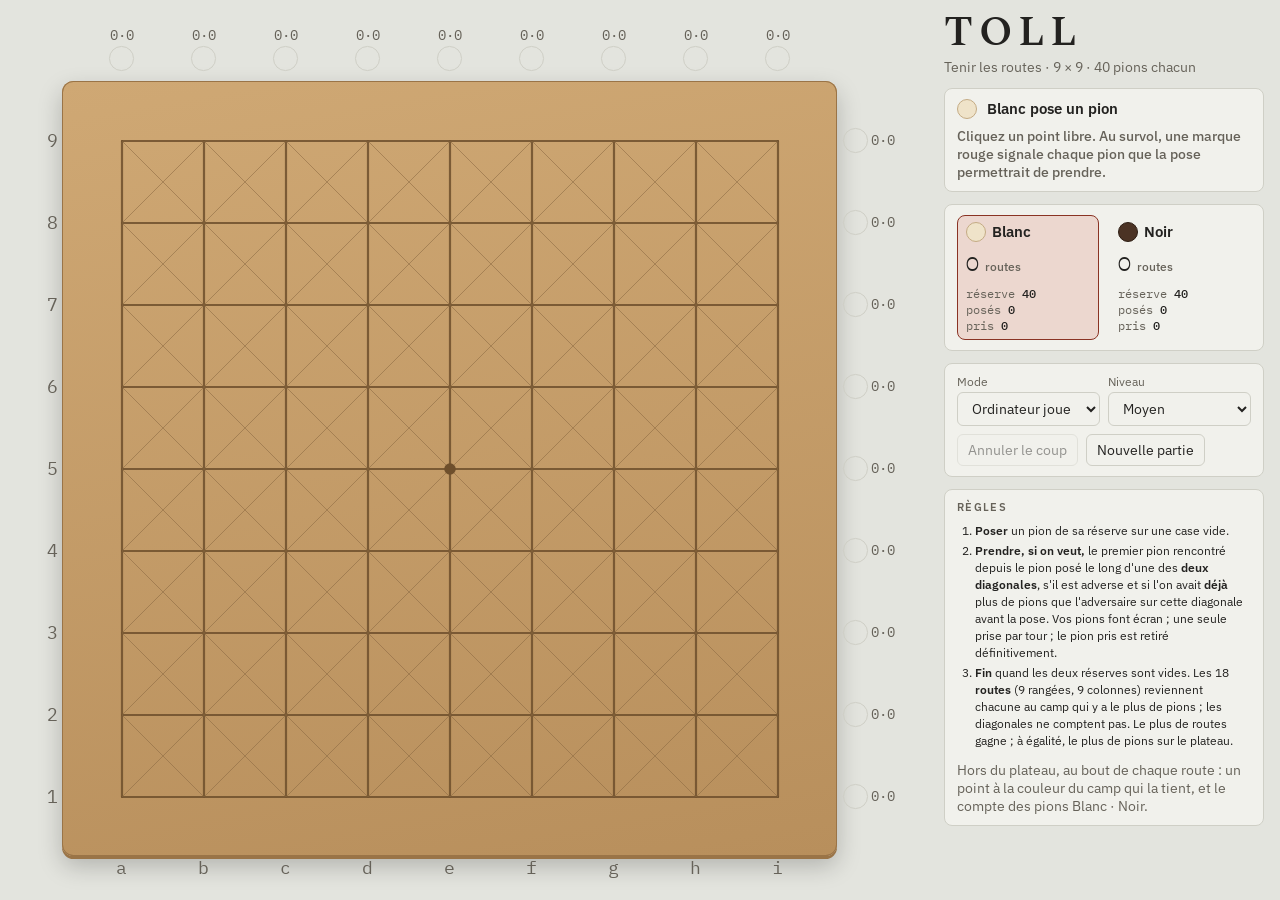
<file: games/toll/play/fr.html>
<!doctype html>
<html lang="fr">
<head>
<meta charset="utf-8">
<meta name="viewport" content="width=device-width, initial-scale=1, viewport-fit=cover">
<meta name="description" content="Jouez à Toll en ligne contre l'ordinateur ou à deux : posez vos pions, prenez en diagonale, tenez le plus de routes.">
<link rel="icon" href="/assets/favicon.svg" type="image/svg+xml">
<link rel="canonical" href="https://guillaume-enguehard.github.io/games/toll/play/fr.html">
<link rel="alternate" hreflang="en" href="https://guillaume-enguehard.github.io/games/toll/play/">
<link rel="alternate" hreflang="fr" href="https://guillaume-enguehard.github.io/games/toll/play/fr.html">
<title>TOLL · Jouer en ligne</title>
<meta name="claude:viewport-fit-sides" content="cover">
<link rel="preconnect" href="https://fonts.googleapis.com">
<link rel="preconnect" href="https://fonts.gstatic.com" crossorigin>
<link rel="stylesheet" href="https://fonts.googleapis.com/css2?family=Spectral+SC:wght@500;600&family=Spectral:wght@400;500&family=IBM+Plex+Sans:wght@400;500;600&family=IBM+Plex+Mono:wght@500&display=swap">
<style>
/* Toll — un bloc de bois posé sur la table ; au bout de chaque route, hors du plateau, un point à la couleur du camp qui la tient.
   Mise en page : une seule fenêtre ; le plateau occupe l'espace carré disponible, le pupitre à côté (dessous en portrait). */
:root{
  --table:#e3e4de; --panel:#f1f1ec; --ink:#232220; --muted:#666259; --rule:#cfcfc6;
  --wood:#cfa874; --wood-deep:#b88f5c; --wood-edge:#9a7447; --groove:#6e4f2c; --groove-fine:#8c6a43;
  --maple:#efe3c9; --maple-edge:#c4ab84; --walnut:#4b3324; --walnut-edge:#2d1e14;
  --hole:#5d4228; --accent:#8a3324; --accent-soft:#ecd7cf;
  --f-display:"Spectral SC","Spectral",Georgia,"Times New Roman",serif;
  --f-body:"IBM Plex Sans","Segoe UI",system-ui,sans-serif;
  --f-mono:"IBM Plex Mono",ui-monospace,Menlo,monospace;
}
@media (prefers-color-scheme: dark){:root:not([data-theme="light"]){
  --table:#161716; --panel:#1f201e; --ink:#e9e6df; --muted:#a7a196; --rule:#34332f;
  --wood:#a07a4b; --wood-deep:#8d6a3f; --wood-edge:#6d5030; --groove:#3a2814; --groove-fine:#4d361e;
  --maple:#eadcc0; --maple-edge:#b59c76; --walnut:#3a271b; --walnut-edge:#140c07;
  --hole:#3a2916; --accent:#d9735c; --accent-soft:#3d241e; color-scheme:dark}}
:root[data-theme="dark"]{
  --table:#161716; --panel:#1f201e; --ink:#e9e6df; --muted:#a7a196; --rule:#34332f;
  --wood:#a07a4b; --wood-deep:#8d6a3f; --wood-edge:#6d5030; --groove:#3a2814; --groove-fine:#4d361e;
  --maple:#eadcc0; --maple-edge:#b59c76; --walnut:#3a271b; --walnut-edge:#140c07;
  --hole:#3a2916; --accent:#d9735c; --accent-soft:#3d241e; color-scheme:dark}
*{box-sizing:border-box}
[hidden]{display:none!important}
html,body{height:100%}
body{margin:0;background:var(--table);color:var(--ink);font-family:var(--f-body);font-size:15px;overflow:hidden;
  padding-left:max(16px,env(safe-area-inset-left,0px));padding-right:max(16px,env(safe-area-inset-right,0px));padding-block:12px}
.app{height:100%;display:grid;grid-template-columns:minmax(0,1fr) 320px;grid-template-rows:minmax(0,1fr);gap:24px}
.app>.stage{grid-column:1;grid-row:1}
.app>.panel{grid-column:2;grid-row:1}
.stage{min-width:0;min-height:0;display:grid;place-items:center;position:relative}
.panel{min-height:0;display:flex;flex-direction:column;gap:12px;overflow:hidden}
h1{font-family:var(--f-display);font-weight:600;font-size:2.6rem;letter-spacing:.14em;margin:0;line-height:1}
.sub{color:var(--muted);font-size:.85rem;margin:4px 0 0}
.card{background:var(--panel);border:1px solid var(--rule);border-radius:8px;padding:10px 12px;display:flex;flex-direction:column;gap:8px}
.label{font-size:.7rem;letter-spacing:.12em;text-transform:uppercase;color:var(--muted);font-weight:600}
/* état du tour */
.turn{display:flex;align-items:center;gap:10px;font-weight:600}
.turn .msg{font-weight:500;color:var(--muted);font-size:.85rem}
.disc{width:20px;height:20px;border-radius:50%;flex:none;border:1.5px solid}
.disc.w{background:var(--maple);border-color:var(--maple-edge)} .disc.b{background:var(--walnut);border-color:var(--walnut-edge)}
/* joueurs */
.players{display:grid;grid-template-columns:1fr 1fr;gap:10px}
.pl{display:flex;flex-direction:column;gap:4px;padding:6px 8px;border-radius:8px;border:1px solid transparent}
.pl.active{border-color:var(--accent);background:var(--accent-soft)}
.pl .name{display:flex;align-items:center;gap:6px;font-weight:600}
.score{display:flex;align-items:baseline;gap:6px;font-family:var(--f-display);font-weight:600;font-size:1.5rem}
.score small{font-family:var(--f-body);font-size:.75rem;font-weight:500;color:var(--muted)}
.nums{font-family:var(--f-mono);font-variant-numeric:tabular-nums;font-size:.76rem;color:var(--muted);display:flex;flex-direction:column;gap:1px}
.nums b{color:var(--ink);font-weight:500}
.btns{display:flex;flex-wrap:wrap;gap:8px}
button,select{font:inherit;font-size:.85rem;border-radius:6px;border:1px solid var(--rule);background:var(--panel);color:var(--ink);padding:6px 10px;cursor:pointer}
button.primary{background:var(--accent);border-color:var(--accent);color:#fff;font-weight:600}
button:disabled{opacity:.45;cursor:default}
button:focus-visible,select:focus-visible,.cell:focus-visible{outline:2px solid var(--accent);outline-offset:2px}
.row2{display:grid;grid-template-columns:minmax(0,1fr) minmax(0,1fr);gap:8px}
.row2 select{width:100%;min-width:0}
.row2 label{display:flex;flex-direction:column;gap:3px;font-size:.72rem;color:var(--muted)}
.row2[hidden],.btns[hidden]{display:none}
#autoRow{margin-top:8px}#autoBtns{margin-top:8px}
.dock{display:flex;flex-direction:column;gap:12px;min-height:0;flex:1}
.rules.card{min-height:0;overflow:auto}
.rules ol{margin:0;padding-left:1.1rem;display:flex;flex-direction:column;gap:4px;font-size:.78rem;line-height:1.35}
.rules b{font-weight:600}
/* le bloc de bois (plateau seul) et les repères des routes, hors du plateau */
.boardwrap{display:grid;grid-template-columns:var(--coord) calc(var(--cell)*9) var(--chip);grid-template-rows:var(--chip) calc(var(--cell)*9) var(--coord);gap:0;position:relative}
.block{grid-column:2;grid-row:2;margin:calc(var(--cell)*-.22);border-radius:calc(var(--cell)*.14);
  background:linear-gradient(170deg,var(--wood) 0%,var(--wood-deep) 100%);box-shadow:inset 0 0 0 1px var(--wood-edge),0 3px 0 var(--wood-edge),0 10px 24px rgba(0,0,0,.22)}
.board{grid-column:2;grid-row:2;display:grid;grid-template-columns:repeat(9,var(--cell));grid-template-rows:repeat(9,var(--cell));position:relative}
.cell{position:relative;z-index:1;border:0;padding:0;margin:0;background:transparent;cursor:pointer;border-radius:0}
.gridlines{position:absolute;inset:0;width:100%;height:100%;pointer-events:none}
.gridlines line{stroke:var(--groove);stroke-width:2.2;vector-effect:non-scaling-stroke;stroke-linecap:round;opacity:.85}
.gridlines line.diag{stroke:var(--groove-fine);stroke-width:.8;opacity:.7}
.gridlines circle{fill:var(--groove)}
.cell.hl{background:color-mix(in srgb,var(--accent) 16%,transparent)}
.stone{position:absolute;inset:8%;border-radius:50%;z-index:2;border:1.5px solid;transition:transform .15s ease}
.stone.w{background:radial-gradient(circle at 38% 32%,color-mix(in srgb,var(--maple) 70%,#fff),var(--maple) 60%);border-color:var(--maple-edge);box-shadow:0 2px 2px rgba(0,0,0,.25)}
.stone.b{background:radial-gradient(circle at 38% 32%,color-mix(in srgb,var(--walnut) 75%,#fff),var(--walnut) 62%);border-color:var(--walnut-edge);box-shadow:0 2px 2px rgba(0,0,0,.3)}
.stone.last{box-shadow:0 0 0 3px var(--accent)}
.stone.target{animation:pulse 1s ease-in-out infinite;box-shadow:0 0 0 4px var(--accent)}
.stone.ghost{opacity:.45;box-shadow:none}
.dot{position:absolute;inset:38%;border-radius:50%;background:var(--accent);z-index:3;opacity:.9}
.gone{position:absolute;inset:30%;z-index:1;border:2px dashed var(--accent);border-radius:50%;opacity:.7}
@keyframes pulse{50%{box-shadow:0 0 0 7px var(--accent)}}
@media (prefers-reduced-motion:reduce){.stone.target{animation:none}.stone{transition:none}}
.coords-l{grid-column:1;grid-row:2;display:grid;grid-template-rows:repeat(9,var(--cell));padding-right:calc(var(--cell)*.22)}
.coords-b{grid-column:2;grid-row:3;display:grid;grid-template-columns:repeat(9,var(--cell));padding-top:calc(var(--cell)*.22)}
.coords-l span,.coords-b span{display:grid;place-items:center;font-family:var(--f-mono);font-size:calc(var(--cell)*.22);color:var(--muted)}
.chips-r{grid-column:3;grid-row:2;display:grid;grid-template-rows:repeat(9,var(--cell));position:relative;padding-left:calc(var(--cell)*.3)}
.chips-t{grid-column:2;grid-row:1;display:grid;grid-template-columns:repeat(9,var(--cell));position:relative;padding-bottom:calc(var(--cell)*.3)}
.toll{display:flex;align-items:center;justify-content:center;gap:3px}
.chips-t .toll{flex-direction:column-reverse}
.chips-r .toll{flex-direction:row}
.mark{width:calc(var(--cell)*.3);height:calc(var(--cell)*.3);border-radius:50%;flex:none;border:1.5px solid var(--rule);background:transparent;transition:background .2s,border-color .2s}
.toll.W .mark{background:var(--maple);border-color:var(--maple-edge)}
.toll.B .mark{background:var(--walnut);border-color:var(--walnut-edge);outline:1px solid color-mix(in srgb,var(--ink) 35%,transparent);outline-offset:0}
.toll small{font-family:var(--f-mono);font-size:calc(var(--cell)*.17);font-variant-numeric:tabular-nums;color:var(--muted);line-height:1}
.chips-r .toll small{writing-mode:horizontal-tb}
/* bandeau de fin */
.overlay{position:absolute;inset:0;display:grid;place-items:center;z-index:5;pointer-events:none}
.endcard{pointer-events:auto;background:var(--panel);border:1px solid var(--rule);border-radius:10px;padding:16px 20px;box-shadow:0 10px 40px rgba(0,0,0,.25);display:flex;flex-direction:column;gap:8px;align-items:flex-start;max-width:90%}
.endcard h2{font-family:var(--f-display);font-weight:600;font-size:1.6rem;margin:0;letter-spacing:.04em}
.rulesdlg{position:fixed;inset:0;background:color-mix(in srgb,var(--table) 70%,transparent);display:grid;place-items:center;z-index:20;padding:16px}
.rulesdlg .card{max-width:420px}
.only-narrow{display:none}
@media (max-width:760px),(max-aspect-ratio:1/1){
  .app{grid-template-columns:minmax(0,1fr);grid-template-rows:auto minmax(0,1fr) auto;gap:8px}
  .panel{display:contents}
  .head{grid-row:1;display:flex;align-items:baseline;justify-content:space-between;gap:8px}
  h1{font-size:1.7rem} .sub{display:none}
  .app>.stage{grid-column:1;grid-row:2}
  .dock{grid-row:3;display:flex;flex-direction:column;gap:8px}
  .rules.card{display:none} .only-narrow{display:inline-block}
  .card{padding:8px 10px;gap:6px}
  .score{font-size:1.2rem}
}
</style>

<div class="app">
  <div class="panel">
    <div class="head">
      <div><h1>TOLL</h1><p class="sub">Tenir les routes · 9 × 9 · 40 pions chacun</p></div>
      <button class="only-narrow" id="btnRules" type="button">Règles</button>
    </div>
    <div class="dock">
      <div class="card">
        <div class="turn" id="turn"><span class="disc w" id="turnDisc"></span><span id="turnText">Blanc pose un pion</span></div>
        <div class="turn"><span class="msg" id="turnMsg">Cliquez une case vide.</span></div>
        <div class="btns" id="removeBtns" hidden><button class="primary" id="btnPass" type="button">Ne rien prendre</button></div>
      </div>
      <div class="card">
        <div class="players">
          <div class="pl" id="plW"><div class="name"><span class="disc w"></span>Blanc</div>
            <div class="score"><span id="linesW">0</span><small>routes</small></div>
            <div class="nums"><span>réserve <b id="resW">40</b></span><span>posés <b id="onW">0</b></span><span>pris <b id="lostW">0</b></span></div></div>
          <div class="pl" id="plB"><div class="name"><span class="disc b"></span>Noir</div>
            <div class="score"><span id="linesB">0</span><small>routes</small></div>
            <div class="nums"><span>réserve <b id="resB">40</b></span><span>posés <b id="onB">0</b></span><span>pris <b id="lostB">0</b></span></div></div>
        </div>
      </div>
      <div class="card">
        <div class="row2">
          <label for="mode">Mode<select id="mode"><option value="hh">Deux joueurs</option><option value="aiB" selected>Ordinateur joue Noir</option><option value="aiW">Ordinateur joue Blanc</option><option value="aa">Automatique</option></select></label>
          <label for="level"><span id="levelLab">Niveau</span><select id="level"><option value="1">Débutant</option><option value="2" selected>Moyen</option><option value="3">Fort</option><option value="4">Expert</option></select></label>
        </div>
        <div class="row2" id="autoRow" hidden>
          <label for="level2">Niveau Noir<select id="level2"><option value="1">Débutant</option><option value="2" selected>Moyen</option><option value="3">Fort</option><option value="4">Expert</option></select></label>
          <label for="speed">Vitesse<select id="speed"><option value="1400">Lente</option><option value="600" selected>Normale</option><option value="120">Rapide</option></select></label>
        </div>
        <div class="btns" id="autoBtns" hidden><button class="primary" id="btnPause" type="button">Pause</button><button id="btnStep" type="button">Coup suivant</button></div>
        <div class="btns"><button id="btnUndo" type="button">Annuler le coup</button><button id="btnNew" type="button">Nouvelle partie</button></div>
      </div>
      <div class="card rules" id="rulesCard">
        <span class="label">Règles</span>
        <ol>
          <li><b>Poser</b> un pion de sa réserve sur une case vide.</li>
          <li><b>Prendre, si on veut,</b> le premier pion rencontré depuis le pion posé le long d'une des <b>deux diagonales</b>, s'il est adverse et si l'on avait <b>déjà</b> plus de pions que l'adversaire sur cette diagonale avant la pose. Vos pions font écran ; une seule prise par tour ; le pion pris est retiré définitivement.</li>
          <li><b>Fin</b> quand les deux réserves sont vides. Les 18 <b>routes</b> (9 rangées, 9 colonnes) reviennent chacune au camp qui y a le plus de pions ; les diagonales ne comptent pas. Le plus de routes gagne ; à égalité, le plus de pions sur le plateau.</li>
        </ol>
        <span class="sub">Hors du plateau, au bout de chaque route : un point à la couleur du camp qui la tient, et le compte des pions Blanc · Noir.</span>
      </div>
    </div>
  </div>
  <div class="stage" id="stage">
    <div class="boardwrap" id="boardwrap">
      <div class="block" aria-hidden="true"></div>
      <div class="chips-t" id="chipsT"></div>
      <div class="coords-l" id="coordsL"></div>
      <div class="board" id="board" role="grid" aria-label="Plateau 9 par 9"></div>
      <div class="chips-r" id="chipsR"></div>
      <div class="coords-b" id="coordsB"></div>
    </div>
    <div class="overlay" id="overlay" hidden><div class="endcard"><span class="label">Partie terminée</span><h2 id="endTitle"></h2><span id="endText" class="sub"></span><button class="primary" id="btnAgain" type="button">Rejouer</button></div></div>
  </div>
</div>
<div class="rulesdlg" id="rulesDlg" hidden><div class="card rules"><span class="label">Règles</span><ol id="rulesCopy"></ol><button id="btnCloseRules" type="button">Fermer</button></div></div>

<script type="text/plain" id="core">
// ---------- règles (partagées entre la page et le calcul de l'ordinateur) ----------
var N = 9, R0 = 40, NC = N * N;
var LID = [], LCELLS = [], NL = 0;
(function () {
  var add = function (cells) { LCELLS.push(cells); return NL++; };
  for (var s = 0; s < NC; s++) LID.push([0, 0, 0, 0]);
  for (var r = 0; r < N; r++) { var c1 = []; for (var c = 0; c < N; c++) c1.push(r * N + c); var L = add(c1); c1.forEach(function (x) { LID[x][0] = L; }); }
  for (var c = 0; c < N; c++) { var c2 = []; for (var r = 0; r < N; r++) c2.push(r * N + c); var L2 = add(c2); c2.forEach(function (x) { LID[x][1] = L2; }); }
  for (var k = -(N - 1); k <= N - 1; k++) { var c3 = []; for (var r = 0; r < N; r++) { var c = r - k; if (c >= 0 && c < N) c3.push(r * N + c); } var L3 = add(c3); c3.forEach(function (x) { LID[x][2] = L3; }); }
  for (var k2 = 0; k2 <= 2 * (N - 1); k2++) { var c4 = []; for (var r = 0; r < N; r++) { var c = k2 - r; if (c >= 0 && c < N) c4.push(r * N + c); } var L4 = add(c4); c4.forEach(function (x) { LID[x][3] = L4; }); }
})();
var AXD = [[0, 1], [1, 0], [1, 1], [1, -1]];   // (dr, dc) de chaque axe : rangée, colonne, diagonale, anti-diagonale
function newState() { var b = new Int8Array(NC); b.fill(-1); return { b: b, cnt: new Int16Array(NL * 2), res: [R0, R0], np: [0, 0], lost: [0, 0], p: 0, ply: 0 }; }
function clone(st) { return { b: st.b.slice(), cnt: st.cnt.slice(), res: st.res.slice(), np: st.np.slice(), lost: st.lost.slice(), p: st.p, ply: st.ply }; }
function put(st, s, who) { st.b[s] = who; st.np[who]++; for (var a = 0; a < 4; a++) st.cnt[LID[s][a] * 2 + who]++; }
function rem(st, s) { var who = st.b[s]; st.b[s] = -1; st.np[who]--; st.lost[who]++; for (var a = 0; a < 4; a++) st.cnt[LID[s][a] * 2 + who]--; }
// pions que poser en s permettrait de prendre : le long des deux diagonales seulement,
// premier pion rencontré, et il faut déjà être strictement plus fort sur cette diagonale avant la pose
function targets(st, s, p) {
  var out = [], q = 1 - p, r0 = (s / N) | 0, c0 = s % N;
  for (var a = 2; a < 4; a++) {
    var L = LID[s][a], mine = st.cnt[L * 2 + p], opp = st.cnt[L * 2 + q];
    if (opp === 0 || !(mine > opp)) continue;
    for (var sg = -1; sg <= 1; sg += 2) {
      var dr = AXD[a][0] * sg, dc = AXD[a][1] * sg, rr = r0 + dr, cc = c0 + dc;
      while (rr >= 0 && rr < N && cc >= 0 && cc < N) { var u = rr * N + cc; if (st.b[u] >= 0) { if (st.b[u] === q) out.push(u); break; } rr += dr; cc += dc; }
    }
  }
  return out;
}
function genMoves(st) {
  var mv = [];
  if (st.res[st.p] === 0) return [{ s: -2, t: -1 }];
  for (var s = 0; s < NC; s++) if (st.b[s] < 0) { mv.push({ s: s, t: -1 }); var tg = targets(st, s, st.p); for (var i = 0; i < tg.length; i++) mv.push({ s: s, t: tg[i] }); }
  return mv;
}
function apply(st, m) {
  if (m.s >= 0) { put(st, m.s, st.p); st.res[st.p]--; if (m.t >= 0) rem(st, m.t); }
  st.p = 1 - st.p; st.ply++;
}
function lineOwners(st) { var o = []; for (var L = 0; L < 2 * N; L++) { var w = st.cnt[L * 2], k = st.cnt[L * 2 + 1]; o.push(w > k ? 0 : (k > w ? 1 : -1)); } return o; }
function linesDiff(st) { var d = 0; for (var L = 0; L < 2 * N; L++) { var w = st.cnt[L * 2], k = st.cnt[L * 2 + 1]; d += (w > k) - (k > w); } return d; }
function isOver(st) { return (st.res[0] === 0 && st.res[1] === 0) || st.np[0] + st.np[1] === NC; }
function winner(st) { var d = linesDiff(st); if (d === 0) d = st.np[0] - st.np[1]; return d > 0 ? 0 : (d < 0 ? 1 : -1); }
// ---------- ordinateur : alpha-bêta, même évaluation que le moteur de simulation (style w160v0g40c30) ----------
// lignes ×100, pions sur le plateau ×160, diagonales où l'on est plus fort ×40, centralité ×30/4
var WIN = 100000, H = (N - 1) / 2, RING = [];
for (var s0 = 0; s0 < NC; s0++) { var rr0 = (s0 / N) | 0, cc0 = s0 % N; RING.push(H - Math.max(Math.abs(rr0 - H), Math.abs(cc0 - H))); }
function evaluate(st) {
  var me = st.p, op = 1 - me, d = linesDiff(st), e = 100 * (me === 0 ? d : -d) + 160 * (st.np[me] - st.np[op]);
  var cen = 0; for (var s = 0; s < NC; s++) { var v = st.b[s]; if (v === me) cen += RING[s]; else if (v === op) cen -= RING[s]; }
  var g = 0; for (var L = 2 * N; L < NL; L++) { if (LCELLS[L].length < 2) continue; var a = st.cnt[L * 2 + me], b = st.cnt[L * 2 + op]; g += (a > b) - (b > a); }
  return e + ((30 * cen / 4) | 0) + 40 * g;
}
function ab(st, depth, alpha, beta) {
  if (isOver(st)) { var w = winner(st); return w < 0 ? 0 : (w === st.p ? WIN - st.ply : -WIN + st.ply); }
  if (depth <= 0) return evaluate(st);
  var mv = genMoves(st); mv.sort(function (x, y) { return (y.t >= 0) - (x.t >= 0); });
  var best = -2 * WIN;
  for (var i = 0; i < mv.length; i++) { var q = clone(st); apply(q, mv[i]); var v = -ab(q, depth - 1, -beta, -alpha); if (v > best) best = v; if (v > alpha) alpha = v; if (alpha >= beta) break; }
  return best;
}
function bestMove(st, depth) {   // choisit au hasard parmi les coups dont le score exact est à 5 près du meilleur
  var mv = genMoves(st), sc = [], best = -3 * WIN;
  for (var i = mv.length - 1; i > 0; i--) { var j = Math.floor(Math.random() * (i + 1)); var x = mv[i]; mv[i] = mv[j]; mv[j] = x; }
  if (depth >= 3) {   // tri préalable à faible profondeur, puis recherche à fenêtre (mêmes candidats, plus rapide)
    var pre = mv.map(function (m) { var q = clone(st); apply(q, m); return -ab(q, depth - 3, -2 * WIN, 2 * WIN); });
    var idx = mv.map(function (_, k) { return k; }).sort(function (x, y) { return pre[y] - pre[x]; }); mv = idx.map(function (k) { return mv[k]; });
  }
  for (var i2 = 0; i2 < mv.length; i2++) { var q2 = clone(st); apply(q2, mv[i2]); var alpha = best <= -2 * WIN ? -2 * WIN : best - 6;
    var v = -ab(q2, depth - 1, -2 * WIN, -alpha); sc.push(v <= alpha ? -3 * WIN : v); if (sc[i2] > best) best = sc[i2]; }
  var cand = []; for (var k = 0; k < mv.length; k++) if (sc[k] >= best - 5) cand.push(mv[k]);
  return cand[Math.floor(Math.random() * cand.length)];
}
</script>

<script>
(function () {
  var coreSrc = document.getElementById('core').textContent;
  var K = new Function(coreSrc + '; return {N:N,NC:NC,newState:newState,clone:clone,targets:targets,apply:apply,lineOwners:lineOwners,isOver:isOver,winner:winner,LID:LID};')();
  var worker = null;
  try { worker = new Worker(URL.createObjectURL(new Blob([coreSrc + '\nonmessage=function(e){var d=e.data;var st={b:Int8Array.from(d.b),cnt:Int16Array.from(d.cnt),res:d.res,np:d.np,lost:d.lost,p:d.p,ply:d.ply};postMessage({id:d.id,m:bestMove(st,d.depth)});};'], { type: 'text/javascript' }))); } catch (e) { worker = null; }
  var aiFallback = new Function(coreSrc + '; return bestMove;')();

  var $ = function (id) { return document.getElementById(id); };
  var N = K.N, LETTERS = 'abcdefghi';
  var st, phase, placed, tgts, history, lastRemoved, aiBusy = false, aiReq = 0, hover = -1, paused = false, stepOnce = false;
  var cells = [];

  // lignes du plateau : rangées, colonnes et diagonales, tracées d'un sommet extrême à l'autre (rien ne dépasse)
  (function () {
    var NS = 'http://www.w3.org/2000/svg', svg = document.createElementNS(NS, 'svg'), lo = 0.5, hi = N - 0.5;
    svg.setAttribute('class', 'gridlines'); svg.setAttribute('viewBox', '0 0 ' + N + ' ' + N); svg.setAttribute('preserveAspectRatio', 'none'); svg.setAttribute('aria-hidden', 'true');
    var seg = function (x1, y1, x2, y2, cls) { var l = document.createElementNS(NS, 'line'); l.setAttribute('x1', x1); l.setAttribute('y1', y1); l.setAttribute('x2', x2); l.setAttribute('y2', y2); if (cls) l.setAttribute('class', cls); svg.appendChild(l); };
    for (var i = 0; i < N; i++) { seg(lo, i + .5, hi, i + .5); seg(i + .5, lo, i + .5, hi); }
    for (var k = -(N - 2); k <= N - 2; k++) {          // diagonales d'au moins deux sommets
      var a = Math.max(0, k), b = Math.min(N - 1, N - 1 + k);   // colonnes x = y + k
      seg(a + .5, a - k + .5, b + .5, b - k + .5, 'diag');
      seg(a + .5, (N - 1) - (a - k) + .5, b + .5, (N - 1) - (b - k) + .5, 'diag');
    }
    var ctr = document.createElementNS(NS, 'circle'); ctr.setAttribute('cx', N / 2); ctr.setAttribute('cy', N / 2); ctr.setAttribute('r', .07); svg.appendChild(ctr);
    $('board').appendChild(svg);
  })();
  // construction du plateau (rangée 9 en haut)
  for (var r = N - 1; r >= 0; r--) for (var c = 0; c < N; c++) {
    var s = r * N + c, b = document.createElement('button');
    b.className = 'cell'; b.type = 'button'; b.dataset.s = s; b.setAttribute('aria-label', LETTERS[c] + (r + 1));
    $('board').appendChild(b); cells[s] = b;
  }
  for (var r2 = N - 1; r2 >= 0; r2--) { var sp = document.createElement('span'); sp.textContent = r2 + 1; $('coordsL').appendChild(sp); var ch = document.createElement('div'); ch.className = 'toll'; ch.id = 'row' + r2; ch.innerHTML = '<span class="mark"></span><small></small>'; $('chipsR').appendChild(ch); }
  for (var c2 = 0; c2 < N; c2++) { var sp2 = document.createElement('span'); sp2.textContent = LETTERS[c2]; $('coordsB').appendChild(sp2); var ch2 = document.createElement('div'); ch2.className = 'toll'; ch2.id = 'col' + c2; ch2.innerHTML = '<span class="mark"></span><small></small>'; $('chipsT').appendChild(ch2); }
  $('rulesCopy').innerHTML = document.querySelector('#rulesCard ol').innerHTML;

  function fit() {
    var stage = $('stage'), w = stage.clientWidth, h = stage.clientHeight;
    var cell = Math.floor(Math.min(w / 10.6, h / 10.6));
    cell = Math.max(22, cell);
    var wrap = $('boardwrap');
    wrap.style.setProperty('--cell', cell + 'px'); wrap.style.setProperty('--chip', Math.round(cell * .9) + 'px'); wrap.style.setProperty('--coord', Math.round(cell * .45) + 'px');
  }
  window.addEventListener('resize', fit);

  function aiSide() { var m = $('mode').value; return m === 'aiB' ? 1 : (m === 'aiW' ? 0 : -1); }
  function isAuto() { return $('mode').value === 'aa'; }
  function isAI(p) { return isAuto() || p === aiSide(); }
  function aiDepth(p) { return +(isAuto() && p === 1 ? $('level2').value : $('level').value); }
  function syncControls() {
    var a = isAuto();
    $('autoRow').hidden = !a; $('autoBtns').hidden = !a;
    $('levelLab').textContent = a ? 'Niveau Blanc' : 'Niveau';
    $('btnPause').textContent = paused ? 'Reprendre' : 'Pause'; $('btnPause').disabled = K.isOver(st);
    $('btnStep').disabled = !paused || aiBusy || K.isOver(st);
  }
  function name(p) { return p === 0 ? 'Blanc' : 'Noir'; }

  function newGame() {
    st = K.newState(); phase = 'place'; placed = -1; tgts = []; history = []; lastRemoved = -1; aiReq++; aiBusy = false; paused = false; stepOnce = false;
    $('overlay').hidden = true; render(); maybeAI();
  }

  function render() {
    var owners = K.lineOwners(st), lw = 0, lb = 0;
    for (var L = 0; L < 2 * N; L++) {
      var chip = L < N ? $('row' + L) : $('col' + (L - N)), w = st.cnt[L * 2], k = st.cnt[L * 2 + 1];
      chip.className = 'toll' + (owners[L] === 0 ? ' W' : owners[L] === 1 ? ' B' : '');
      chip.lastChild.textContent = w + '·' + k;
      chip.title = (L < N ? 'Rangée ' + (L + 1) : 'Colonne ' + LETTERS[L - N]) + ' : Blanc ' + w + ', Noir ' + k + (owners[L] === 0 ? ' — tenue par Blanc' : owners[L] === 1 ? ' — tenue par Noir' : ' — libre');
      if (owners[L] === 0) lw++; else if (owners[L] === 1) lb++;
    }
    var human = !isAI(st.p);
    var preview = (phase === 'place' && hover >= 0 && st.b[hover] < 0 && !aiBusy && human) ? K.targets(st, hover, st.p) : [];
    for (var s = 0; s < K.NC; s++) {
      var el = cells[s], html = '', v = st.b[s];
      if (v >= 0) {
        var cls = 'stone ' + (v === 0 ? 'w' : 'b');
        if (s === placed || (phase === 'place' && history.length && history[history.length - 1].move.s === s)) cls += ' last';
        if (phase === 'remove' && tgts.indexOf(s) >= 0) cls += ' target';
        html = '<span class="' + cls + '"></span>';
        if (preview.indexOf(s) >= 0) html += '<span class="dot"></span>';
      } else if (s === hover && phase === 'place' && !aiBusy && human && !K.isOver(st)) html = '<span class="stone ' + (st.p === 0 ? 'w' : 'b') + ' ghost"></span>';
      else if (s === lastRemoved && phase === 'place') html = '<span class="gone"></span>';
      el.innerHTML = html;
      el.setAttribute('aria-label', LETTERS[s % N] + ((s / N | 0) + 1) + (v === 0 ? ' Blanc' : v === 1 ? ' Noir' : ' vide') + (phase === 'remove' && tgts.indexOf(s) >= 0 ? ', prenable' : ''));
    }
    $('linesW').textContent = lw; $('linesB').textContent = lb;
    $('resW').textContent = st.res[0]; $('resB').textContent = st.res[1];
    $('onW').textContent = st.np[0]; $('onB').textContent = st.np[1];
    $('lostW').textContent = st.lost[0]; $('lostB').textContent = st.lost[1];
    $('plW').classList.toggle('active', st.p === 0 && !K.isOver(st)); $('plB').classList.toggle('active', st.p === 1 && !K.isOver(st));
    $('turnDisc').className = 'disc ' + (st.p === 0 ? 'w' : 'b');
    var who = name(st.p);
    if (K.isOver(st)) { $('turnText').textContent = 'Partie terminée'; $('turnMsg').textContent = ''; }
    else if (aiBusy) { $('turnText').textContent = who + ' réfléchit…'; $('turnMsg').textContent = isAuto() ? 'Partie automatique — demi-coup ' + (st.ply + 1) + ' sur 80.' : 'L\'ordinateur calcule son coup.'; }
    else if (isAuto()) { $('turnText').textContent = paused ? 'Partie en pause' : who + ' va jouer'; $('turnMsg').textContent = paused ? 'Reprenez, ou avancez coup par coup.' : 'Partie automatique — demi-coup ' + (st.ply + 1) + ' sur 80.'; }
    else if (phase === 'remove') { $('turnText').textContent = who + ' peut prendre un pion'; $('turnMsg').textContent = 'Cliquez un pion cerclé, ou ne prenez rien.'; }
    else { $('turnText').textContent = who + ' pose un pion'; $('turnMsg').textContent = 'Cliquez un point libre. Au survol, une marque rouge signale chaque pion que la pose permettrait de prendre.'; }
    $('removeBtns').hidden = !(phase === 'remove' && !aiBusy);
    $('btnUndo').disabled = history.length === 0 || aiBusy;
    syncControls();
    if (K.isOver(st)) showEnd(lw, lb);
  }

  function showEnd(lw, lb) {
    var w = K.winner(st);
    $('endTitle').textContent = w < 0 ? 'Partie nulle' : name(w) + ' gagne';
    $('endText').textContent = 'Routes : Blanc ' + lw + ', Noir ' + lb + (lw === lb ? ' ; départage aux pions sur le plateau : Blanc ' + st.np[0] + ', Noir ' + st.np[1] + '.' : '.');
    $('overlay').hidden = false;
  }

  function endTurn(t) {
    history.push({ prev: snapshotBefore, move: { s: placed, t: t } });
    if (t >= 0) { var q = st.b[t]; st.b[t] = -1; st.np[q]--; st.lost[q]++; for (var a = 0; a < 4; a++) st.cnt[K.LID[t][a] * 2 + q]--; }
    lastRemoved = t; st.p = 1 - st.p; st.ply++; placed = -1; tgts = []; phase = 'place';
    render(); maybeAI();
  }
  var snapshotBefore = null;

  function clickCell(s) {
    if (aiBusy || K.isOver(st) || isAI(st.p)) return;
    if (phase === 'place') {
      if (st.b[s] >= 0) return;
      snapshotBefore = K.clone(st);
      tgts = K.targets(st, s, st.p);
      st.b[s] = st.p; st.np[st.p]++; for (var a = 0; a < 4; a++) st.cnt[K.LID[s][a] * 2 + st.p]++; st.res[st.p]--;
      placed = s; lastRemoved = -1;
      if (tgts.length === 0) { endTurn(-1); return; }
      phase = 'remove'; render();
    } else if (phase === 'remove') {
      if (tgts.indexOf(s) >= 0) endTurn(s);
    }
  }

  function maybeAI() {
    if (K.isOver(st) || !isAI(st.p)) return;
    if (isAuto() && paused && !stepOnce) { render(); return; }
    stepOnce = false;
    aiBusy = true; render();
    var id = ++aiReq, depth = aiDepth(st.p), t0 = Date.now(), delay = isAuto() ? +$('speed').value : 250, payload = { id: id, b: Array.from(st.b), cnt: Array.from(st.cnt), res: st.res.slice(), np: st.np.slice(), lost: st.lost.slice(), p: st.p, ply: st.ply, depth: depth };
    var done = function (m) {
      if (id !== aiReq) return;
      setTimeout(function () {
        if (id !== aiReq) return;
        aiBusy = false; snapshotBefore = K.clone(st); placed = m.s;
        st.b[m.s] = st.p; st.np[st.p]++; for (var a = 0; a < 4; a++) st.cnt[K.LID[m.s][a] * 2 + st.p]++; st.res[st.p]--;
        endTurn(m.t);
      }, Math.max(0, delay - (Date.now() - t0)));
    };
    if (worker) { worker.onmessage = function (e) { if (e.data.id === id) done(e.data.m); }; worker.postMessage(payload); }
    else setTimeout(function () { var s2 = { b: Int8Array.from(payload.b), cnt: Int16Array.from(payload.cnt), res: payload.res, np: payload.np, lost: payload.lost, p: payload.p, ply: payload.ply }; done(aiFallback(s2, depth)); }, 30);
  }

  function undo() {
    if (!history.length || aiBusy) return;
    aiReq++;
    if (isAuto()) paused = true;
    var steps = 1; if (!isAuto() && aiSide() >= 0 && history.length >= 2 && history[history.length - 1].prev.p === aiSide()) steps = 2;
    if (phase === 'remove') { st = snapshotBefore; phase = 'place'; placed = -1; tgts = []; render(); return; }
    var h; while (steps-- > 0 && history.length) h = history.pop();
    st = h.prev; phase = 'place'; placed = -1; tgts = []; lastRemoved = -1; $('overlay').hidden = true; render(); maybeAI();
  }

  $('board').addEventListener('click', function (e) { var b = e.target.closest('.cell'); if (b) clickCell(+b.dataset.s); });
  $('board').addEventListener('mouseover', function (e) { var b = e.target.closest('.cell'); var s = b ? +b.dataset.s : -1; if (s !== hover) { hover = s; if (phase === 'place') render(); } });
  $('board').addEventListener('mouseleave', function () { hover = -1; if (phase === 'place') render(); });
  $('btnPass').addEventListener('click', function () { if (phase === 'remove') endTurn(-1); });
  $('btnNew').addEventListener('click', newGame);
  $('btnAgain').addEventListener('click', newGame);
  $('btnUndo').addEventListener('click', function () { if (phase === 'remove') { st = snapshotBefore; phase = 'place'; placed = -1; tgts = []; render(); } else undo(); });
  $('mode').addEventListener('change', function () { aiReq++; aiBusy = false; paused = false; stepOnce = false; render(); maybeAI(); });
  $('btnPause').addEventListener('click', function () {
    paused = !paused;
    if (paused) { if (aiBusy) { aiReq++; aiBusy = false; } render(); }
    else { render(); maybeAI(); }
  });
  $('btnStep').addEventListener('click', function () { if (paused && !aiBusy) { stepOnce = true; maybeAI(); } });
  $('level2').addEventListener('change', function () { try { localStorage.setItem('toll-level2', $('level2').value); } catch (e) {} });
  $('level').addEventListener('change', function () { try { localStorage.setItem('toll-level', $('level').value); } catch (e) {} });
  $('btnRules').addEventListener('click', function () { $('rulesDlg').hidden = false; });
  $('btnCloseRules').addEventListener('click', function () { $('rulesDlg').hidden = true; });
  try { var lv = localStorage.getItem('toll-level'); if (lv) $('level').value = lv; var lv2 = localStorage.getItem('toll-level2'); if (lv2) $('level2').value = lv2; } catch (e) {}

  fit(); newGame();
  if (typeof ResizeObserver !== 'undefined') new ResizeObserver(fit).observe($('stage'));
})();
</script>
</file>
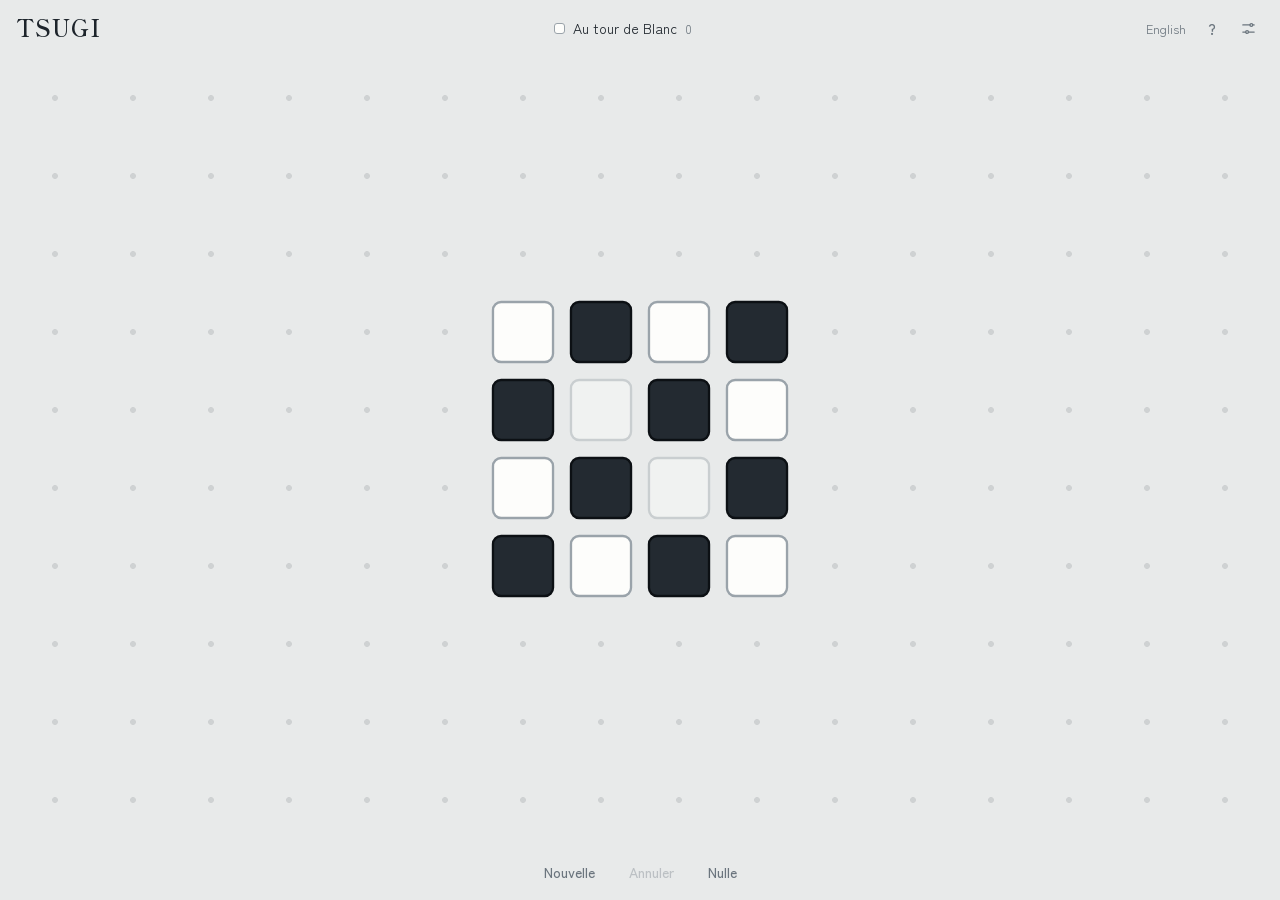
<file: games/tsugi/play/fr.html>
<!doctype html>
<html lang="fr">
<head>
<meta charset="utf-8">
<meta name="viewport" content="width=device-width, initial-scale=1, viewport-fit=cover">
<meta name="description" content="Jouez à TSUGI en ligne contre l'ordinateur ou à deux : seize pions sans plateau, un seul groupe, sept pions à relier.">
<link rel="icon" href="/assets/favicon.svg" type="image/svg+xml">
<link rel="canonical" href="https://guillaume-enguehard.github.io/games/tsugi/play/fr.html">
<link rel="alternate" hreflang="en" href="https://guillaume-enguehard.github.io/games/tsugi/play/">
<link rel="alternate" hreflang="fr" href="https://guillaume-enguehard.github.io/games/tsugi/play/fr.html">
<title>TSUGI · Jouer en ligne</title>
<meta name="claude:viewport-fit-sides" content="cover">
<link rel="preconnect" href="https://fonts.googleapis.com">
<link rel="preconnect" href="https://fonts.gstatic.com" crossorigin>
<link rel="stylesheet" href="https://fonts.googleapis.com/css2?family=Shippori+Mincho:wght@600&family=Zen+Kaku+Gothic+New:wght@400;500&display=swap">
<style>
:root { padding-top: env(safe-area-inset-top, 0px); padding-bottom: env(safe-area-inset-bottom, 0px); }
/* Layout : un seul écran, sans défilement — ligne de tête (nom · état · règles, réglages), le jeu qui se recadre seul, une ligne de commandes discrètes */
:root {
  --bg: #e8eaea;
  --dot: rgba(36, 44, 52, .13);
  --ink: #1d242b;
  --muted: #6b757e;
  --line: #c9cfd2;
  --panel: #f5f6f6;
  --piece-w: #fdfdfb;
  --edge-w: #9aa3aa;
  --piece-b: #232a31;
  --edge-b: #0c1014;
  --accent: #34489a;
  --accent-soft: rgba(52, 72, 154, .14);
  --win: #b98a2e;
  --scrim: rgba(18, 22, 26, .38);
  --f-mark: "Shippori Mincho", "Hiragino Mincho ProN", Georgia, serif;
  --f-body: "Zen Kaku Gothic New", "Hiragino Sans", -apple-system, "Segoe UI", system-ui, sans-serif;
}
@media (prefers-color-scheme: dark) {
  :root:not([data-theme="light"]) {
    --bg: #15191d; --dot: rgba(226, 231, 235, .1); --ink: #e3e7ea; --muted: #8d98a1; --line: #2c343b; --panel: #1d2329;
    --piece-w: #e9e8e2; --edge-w: #b3b9be; --piece-b: #050709; --edge-b: #5d6872; --accent: #93a6f0; --accent-soft: rgba(147, 166, 240, .18);
    --win: #e0b45a; --scrim: rgba(0, 0, 0, .55); color-scheme: dark;
  }
}
:root[data-theme="dark"] {
  --bg: #15191d; --dot: rgba(226, 231, 235, .1); --ink: #e3e7ea; --muted: #8d98a1; --line: #2c343b; --panel: #1d2329;
  --piece-w: #e9e8e2; --edge-w: #b3b9be; --piece-b: #050709; --edge-b: #5d6872; --accent: #93a6f0; --accent-soft: rgba(147, 166, 240, .18);
  --win: #e0b45a; --scrim: rgba(0, 0, 0, .55); color-scheme: dark;
}

html { height: 100%; box-sizing: border-box; }
*, *::before, *::after { box-sizing: inherit; }
body { height: 100%; margin: 0; overflow: hidden; background: var(--bg); color: var(--ink); font-family: var(--f-body); }

.app {
  height: 100%; display: grid; grid-template-rows: auto 1fr auto; gap: 6px;
  padding-block: 12px 10px;
  padding-left: max(16px, env(safe-area-inset-left, 0px));
  padding-right: max(16px, env(safe-area-inset-right, 0px));
}

/* Tête */
.top { display: grid; grid-template-columns: auto 1fr auto; align-items: center; gap: 14px; min-width: 0; }
h1 { margin: 0; font-family: var(--f-mark); font-weight: 600; font-size: 1.45rem; letter-spacing: .04em; line-height: 1; }
.state { display: flex; align-items: center; justify-content: center; gap: 8px; min-width: 0; font-size: .88rem; }
.swatch { width: 11px; height: 11px; border-radius: 3px; border: 1.5px solid var(--edge-w); background: var(--piece-w); flex: none; }
.swatch.b { background: var(--piece-b); border-color: var(--edge-b); }
.swatch.none { visibility: hidden; }
#status { min-width: 0; text-wrap: balance; }
.count { color: var(--muted); font-size: .75rem; font-variant-numeric: tabular-nums; }
.icons { display: flex; gap: 4px; }
.icon { width: 32px; height: 32px; border-radius: 50%; border: 1px solid transparent; background: none; color: var(--muted); font: 500 .95rem var(--f-body); cursor: pointer; display: grid; place-items: center; padding: 0; }
.icon:hover { color: var(--ink); border-color: var(--line); }
.icon svg { width: 17px; height: 17px; }
.icons { align-items: center; }
.lang { color: var(--muted); font-size: .8rem; margin-right: 6px; text-decoration: none; }
.lang:hover { color: var(--ink); text-decoration: underline; }

/* Jeu */
.table { position: relative; overflow: hidden; min-height: 0; touch-action: manipulation; }
.world { position: absolute; left: 0; top: 0; transform-origin: 0 0; transition: transform .35s ease; }
.dots { position: absolute; pointer-events: none; background-image: radial-gradient(circle at 50% 50%, var(--dot) 0 3.5px, transparent 4px); background-size: 100px 100px; }
.piece, .target, .ghost { position: absolute; left: 0; top: 0; width: 80px; height: 80px; border-radius: 12px; padding: 0; }
.piece { border: 3px solid; transition: transform .28s ease, box-shadow .15s ease, opacity .2s ease; cursor: default; }
.piece.w { background: var(--piece-w); border-color: var(--edge-w); }
.piece.b { background: var(--piece-b); border-color: var(--edge-b); }
.piece.movable { cursor: pointer; }
.piece.movable:hover { box-shadow: 0 0 0 6px var(--accent-soft); }
.piece.sel, .piece.sel:hover { box-shadow: 0 0 0 7px var(--accent); }
.piece.w.stuck { background: color-mix(in srgb, var(--piece-w) 40%, var(--bg)); border-color: color-mix(in srgb, var(--edge-w) 40%, var(--bg)); }
.piece.b.stuck { background: color-mix(in srgb, var(--piece-b) 40%, var(--bg)); border-color: color-mix(in srgb, var(--edge-b) 40%, var(--bg)); }
.piece.win { box-shadow: 0 0 0 8px var(--win); }
.piece.moved::after { content: ""; position: absolute; left: 50%; top: 50%; width: 12px; height: 12px; margin: -6px 0 0 -6px; border-radius: 50%; background: var(--accent); }
.target { border: 3px dashed var(--accent); background: var(--accent-soft); cursor: pointer; }
.target:hover { background: var(--accent); opacity: .5; }
.ghost { border: 3px dotted var(--muted); opacity: .5; pointer-events: none; }
.thinking { position: absolute; left: 50%; bottom: 4px; transform: translateX(-50%); color: var(--muted); font-size: 1.2rem; letter-spacing: .2em; }

/* Commandes */
.bar { display: flex; justify-content: center; gap: 4px; }
button.txt { font: 500 .88rem var(--f-body); color: var(--muted); background: none; border: 1px solid transparent; border-radius: 999px; padding: 7px 14px; cursor: pointer; }
button.txt:hover { color: var(--ink); border-color: var(--line); }
button.txt.on { color: var(--accent); border-color: var(--accent); }
button.txt:disabled { opacity: .35; cursor: default; border-color: transparent; color: var(--muted); }
button:focus-visible, select:focus-visible { outline: 2px solid var(--accent); outline-offset: 2px; }

/* Panneaux : tiennent toujours dans la fenêtre */
[hidden] { display: none !important; }
.sheet { position: fixed; inset: 0; z-index: 20; display: grid; place-items: center; background: var(--scrim);
  padding-left: max(16px, env(safe-area-inset-left, 0px)); padding-right: max(16px, env(safe-area-inset-right, 0px));
  padding-block: max(12px, env(safe-area-inset-top, 0px)) max(12px, env(safe-area-inset-bottom, 0px)); }
.panel { width: min(440px, 100%); background: var(--panel); color: var(--ink); border-radius: 14px; padding: clamp(12px, 2.4vh, 20px) 20px; border: 1px solid var(--line); }
.panel h2 { margin: 0 0 clamp(6px, 1.4vh, 12px); font-family: var(--f-mark); font-weight: 600; font-size: 1.1rem; letter-spacing: .03em; }
.panel ol { margin: 0; padding-left: 1.15em; display: grid; gap: clamp(2px, .7vh, 6px); font-size: clamp(.7rem, 1.85vh, .86rem); line-height: 1.38; }
.panel .note { font-size: clamp(.64rem, 1.6vh, .76rem); color: var(--muted); margin: clamp(6px, 1.2vh, 10px) 0 0; line-height: 1.35; }
.field { display: grid; grid-template-columns: 1fr 1.3fr; align-items: center; gap: 10px; margin-bottom: 8px; font-size: .88rem; }
.field select { font: inherit; padding: 6px 8px; border-radius: 8px; border: 1px solid var(--line); background: var(--bg); color: var(--ink); min-width: 0; }
.panel .actions { display: flex; justify-content: flex-end; gap: 4px; margin-top: clamp(6px, 1.4vh, 12px); }
.panel .actions button.txt { color: var(--ink); }
.panel .actions button.txt.main { color: var(--accent); border-color: var(--accent); }

@media (max-width: 480px) {
  .top { gap: 8px; }
  h1 { font-size: 1.25rem; }
  .state { font-size: .8rem; }
  button.txt { padding: 7px 10px; }
}
@media (prefers-reduced-motion: reduce) { .world, .piece { transition: none; } }
</style>
</head>
<body>

<div class="app">
  <header class="top">
    <h1>TSUGI</h1>
    <div class="state" aria-live="polite">
      <span id="swatch" class="swatch"></span>
      <span id="status">Au tour de Blanc</span>
      <span id="count" class="count">0</span>
    </div>
    <div class="icons"><a class="lang" href="index.html" hreflang="en" lang="en">English</a>
      <button id="bRules" class="icon" type="button" aria-label="Règles" title="Règles">?</button>
      <button id="bSet" class="icon" type="button" aria-label="Réglages" title="Réglages"><svg viewBox="0 0 24 24" fill="none" stroke="currentColor" stroke-width="1.8" stroke-linecap="round"><path d="M4 7h10M18 7h2M4 17h4M12 17h8"/><circle cx="16" cy="7" r="2"/><circle cx="10" cy="17" r="2"/></svg></button>
    </div>
  </header>

  <main id="table" class="table" aria-label="Jeu">
    <div id="world" class="world">
      <div id="dots" class="dots"></div>
      <div id="ghost" class="ghost" hidden></div>
    </div>
    <div id="thinking" class="thinking" hidden>…</div>
  </main>

  <nav class="bar">
    <button id="bNew" class="txt" type="button">Nouvelle</button>
    <button id="bUndo" class="txt" type="button">Annuler</button>
    <button id="bDraw" class="txt" type="button">Nulle</button>
  </nav>
</div>

<div id="sheetSet" class="sheet" hidden>
  <div class="panel" role="dialog" aria-modal="true" aria-labelledby="hSet">
    <h2 id="hSet">Réglages</h2>
    <label class="field">Vous jouez <select id="sMode"><option value="b">Blanc contre l'IA</option><option value="w">Noir contre l'IA</option><option value="h">À deux joueurs</option></select></label>
    <label class="field">Niveau de l'IA <select id="sLevel"><option value="1">Facile</option><option value="2">Moyen</option><option value="3">Fort</option><option value="4">Expert</option></select></label>
    <div class="actions"><button id="bSetClose" class="txt main" type="button">Fermer</button></div>
  </div>
</div>

<div id="sheetDraw" class="sheet" hidden>
  <div class="panel" role="dialog" aria-modal="true" aria-labelledby="drawQ">
    <h2 id="drawQ">Nulle ?</h2>
    <div class="actions"><button id="bDrawNo" class="txt" type="button">Refuser</button><button id="bDrawYes" class="txt main" type="button">Accepter</button></div>
  </div>
</div>

<div id="sheetRules" class="sheet" hidden>
  <div class="panel" role="dialog" aria-modal="true" aria-labelledby="hRules">
    <h2 id="hRules">Règles</h2>
    <ol>
      <li>8 pions blancs et 8 noirs partent en damier 4×4. Blanc commence.</li>
      <li>On glisse un de ses pions par-dessus une ligne orthogonale de pions, de toute couleur, jusqu'à la première case libre.</li>
      <li>Un pion dont les quatre côtés sont occupés ou donnent sur un désert ne bouge pas. Un désert est une case vide entourée sur ses quatre côtés ; on ne peut pas y arriver.</li>
      <li>Après chaque coup, les 16 pions forment un seul groupe (par les côtés ou les coins).</li>
      <li>Le pion qu'on vient de jouer ne peut pas revenir sur la case qu'il vient de quitter.</li>
      <li>Un joueur qui ne peut pas jouer perd.</li>
      <li>On gagne en reliant 7 de ses 8 pions par les côtés.</li>
      <li>Une position répétée trois fois, ou une nulle acceptée, donne une partie nulle.</li>
    </ol>
    <p class="note">L'IA refuse la nulle avant le 40<sup>e</sup> demi-coup, puis dès qu'elle s'estime mieux placée. Le jeu s'arrête après 400 demi-coups.</p>
    <div class="actions"><button id="bRulesClose" class="txt main" type="button">Fermer</button></div>
  </div>
</div>

<script>
/* ===================== Moteur (partagé avec le Web Worker) ===================== */
function ENGINE() {
  const W = 64, WW = W * W, WIN = 1e6;
  const D4 = [1, -1, W, -W], D8 = [1, -1, W, -W, W + 1, W - 1, 1 - W, -1 - W];
  const stamp = new Int32Array(WW); let st = 0; const stk = new Int32Array(64);
  const ABORT = { abort: true }; let nodes = 0, deadline = Infinity, lastV = 0;

  function create() {
    const s = { g: new Int8Array(WW), pc: [[], [], []], p: 1, ply: 0, lp: [-1, -1, -1], lf: [-1, -1, -1], pr: [0, 0, 0] };
    for (let r = 0; r < 4; r++) for (let c = 0; c < 4; c++) {
      const col = ((r + c) % 2 === 0) ? 1 : 2, a = (30 + r) * W + 30 + c;
      s.g[a] = col; s.pc[col].push(a);
    }
    return s;
  }
  function revive(o) {
    return { g: new Int8Array(o.g), pc: [[], o.pc[1].slice(), o.pc[2].slice()], p: o.p, ply: o.ply, lp: o.lp.slice(), lf: o.lf.slice(), pr: o.pr.slice() };
  }
  function all8(s) {
    st++; let sp = 0, cnt = 0; const a0 = s.pc[1][0]; stamp[a0] = st; stk[sp++] = a0;
    while (sp > 0) { const a = stk[--sp]; cnt++;
      for (let k = 0; k < 8; k++) { const b = a + D8[k]; if (s.g[b] !== 0 && stamp[b] !== st) { stamp[b] = st; stk[sp++] = b; } } }
    return cnt === 16;
  }
  const WINK = 7; // on gagne en reliant 7 de ses 8 pions
  function group(s, q) { // plus grand groupe orthogonal de q (liste des cases)
    st++; let bestG = [];
    for (let i = 0; i < 8; i++) { const a0 = s.pc[q][i]; if (stamp[a0] === st) continue;
      let sp = 0; const g = []; stamp[a0] = st; stk[sp++] = a0;
      while (sp > 0) { const a = stk[--sp]; g.push(a);
        for (let k = 0; k < 4; k++) { const b = a + D4[k]; if (s.g[b] === q && stamp[b] !== st) { stamp[b] = st; stk[sp++] = b; } } }
      if (g.length > bestG.length) bestG = g; }
    return bestG;
  }
  function won(s, q) {
    st++;
    for (let i = 0; i < 8; i++) { const a0 = s.pc[q][i]; if (stamp[a0] === st) continue;
      let sp = 0, cnt = 0; stamp[a0] = st; stk[sp++] = a0;
      while (sp > 0) { const a = stk[--sp]; cnt++;
        for (let k = 0; k < 4; k++) { const b = a + D4[k]; if (s.g[b] === q && stamp[b] !== st) { stamp[b] = st; stk[sp++] = b; } } }
      if (cnt >= WINK) return true; }
    return false;
  }
  function comps(s, q) {
    st++; let nc = 0, big = 0;
    for (let i = 0; i < 8; i++) { const a0 = s.pc[q][i]; if (stamp[a0] === st) continue; nc++;
      let sp = 0, cnt = 0; stamp[a0] = st; stk[sp++] = a0;
      while (sp > 0) { const a = stk[--sp]; cnt++;
        for (let k = 0; k < 4; k++) { const b = a + D4[k]; if (s.g[b] === q && stamp[b] !== st) { stamp[b] = st; stk[sp++] = b; } } }
      if (cnt > big) big = cnt; }
    return [nc, big];
  }
  function desert(s, t) { for (let k = 0; k < 4; k++) if (s.g[t + D4[k]] === 0) return false; return true; }
  function enclave(s, a) { for (let k = 0; k < 4; k++) { const b = a + D4[k]; if (s.g[b] === 0 && !desert(s, b)) return false; } return true; }
  function moves(s) {
    const out = [], p = s.p, pcs = s.pc[p];
    for (let i = 0; i < 8; i++) {
      const a = pcs[i]; if (enclave(s, a)) continue;
      for (let k = 0; k < 4; k++) {
        const d = D4[k]; if (s.g[a + d] === 0) continue;
        let t = a + d; while (s.g[t] !== 0) t += d;
        if (desert(s, t)) continue;
        if (i === s.lp[p] && t === s.lf[p]) continue;
        s.g[a] = 0; s.g[t] = p; pcs[i] = t;
        const ok = all8(s);
        s.g[t] = 0; s.g[a] = p; pcs[i] = a;
        if (ok) out.push(i * WW + t);
      }
    }
    return out;
  }
  function apply(s, m) {
    const i = Math.floor(m / WW), t = m % WW, p = s.p, a = s.pc[p][i];
    const u = [a, s.lp[p], s.lf[p], s.pr[p]];
    s.g[a] = 0; s.g[t] = p; s.pc[p][i] = t; s.lp[p] = i; s.lf[p] = a; s.pr[p] = 0; s.p = 3 - p; s.ply++;
    return u;
  }
  function undo(s, m, u) {
    const p = 3 - s.p, i = Math.floor(m / WW), t = m % WW;
    s.g[t] = 0; s.g[u[0]] = p; s.pc[p][i] = u[0]; s.lp[p] = u[1]; s.lf[p] = u[2]; s.pr[p] = u[3]; s.p = p; s.ply--;
  }
  function pass(s) { const p = s.p, u = [s.lp[p], s.lf[p]]; s.lp[p] = -1; s.lf[p] = -1; s.pr[p]++; s.p = 3 - p; s.ply++; return u; }
  function unpass(s, u) { const p = 3 - s.p; s.lp[p] = u[0]; s.lf[p] = u[1]; s.pr[p]--; s.p = p; s.ply--; }
  function recenter(s) {
    let minx = W, maxx = 0, miny = W, maxy = 0;
    for (let q = 1; q <= 2; q++) for (const a of s.pc[q]) { const x = a % W, y = Math.floor(a / W);
      if (x < minx) minx = x; if (x > maxx) maxx = x; if (y < miny) miny = y; if (y > maxy) maxy = y; }
    const dx = Math.floor((W - (maxx - minx + 1)) / 2) - minx, dy = Math.floor((W - (maxy - miny + 1)) / 2) - miny, sh = dx + dy * W;
    if (sh === 0) return [0, 0];
    for (let q = 1; q <= 2; q++) for (const a of s.pc[q]) s.g[a] = 0;
    for (let q = 1; q <= 2; q++) { for (let i = 0; i < 8; i++) { s.pc[q][i] += sh; s.g[s.pc[q][i]] = q; } if (s.lf[q] >= 0) s.lf[q] += sh; }
    return [dx, dy];
  }
  function key(s) {
    let minx = 1e9, miny = 1e9;
    for (let q = 1; q <= 2; q++) for (const a of s.pc[q]) { minx = Math.min(minx, a % W); miny = Math.min(miny, Math.floor(a / W)); }
    const rel = a => (Math.floor(a / W) - miny) * 1000 + (a % W - minx);
    const parts = [];
    for (let q = 1; q <= 2; q++) for (const a of s.pc[q]) parts.push(q * 1e6 + rel(a));
    parts.sort((x, y) => x - y);
    let k = parts.join(",") + "|" + s.p + "|" + s.pr[1] + s.pr[2];
    for (let q = 1; q <= 2; q++) if (s.lp[q] >= 0) k += "|" + q + ":" + rel(s.pc[q][s.lp[q]]) + ">" + rel(s.lf[q]);
    return k;
  }
  function evalS(s, q) { const a = comps(s, q), b = comps(s, 3 - q); return (b[0] - a[0]) * 100 + (a[1] - b[1]) * 10; }
  function negamax(s, d, alpha, beta, N) {
    if (((++nodes) & 511) === 0 && Date.now() > deadline) throw ABORT;
    const ms = moves(s);
    if (ms.length === 0) {
      if (s.pr[s.p] + 1 >= N) return -WIN - d;
      if (d === 0) return evalS(s, s.p);
      const u = pass(s); const v = -negamax(s, d - 1, -beta, -alpha, N); unpass(s, u); return v;
    }
    const mover = s.p;
    for (const m of ms) { const u = apply(s, m); const w = won(s, mover); undo(s, m, u); if (w) return WIN + d; }
    if (d === 0) return evalS(s, mover);
    let best = -Infinity;
    for (const m of ms) {
      const u = apply(s, m); const v = -negamax(s, d - 1, -beta, -alpha, N); undo(s, m, u);
      if (v > best) best = v; if (v > alpha) alpha = v; if (alpha >= beta) break;
    }
    return best;
  }
  function choose(o, maxDepth, N, timeMs, rep) {
    const base = revive(o); const ms = moves(base); lastV = 0;
    if (ms.length === 0) return -1;
    for (let i = ms.length - 1; i > 0; i--) { const j = Math.floor(Math.random() * (i + 1)); const t = ms[i]; ms[i] = ms[j]; ms[j] = t; }
    const mover = base.p, avoid = new Set(rep || []);
    for (const m of ms) { const u = apply(base, m); const w = won(base, mover); undo(base, m, u); if (w) { lastV = WIN; return m; } }
    deadline = Date.now() + timeMs; nodes = 0;
    let bestMove = ms[0];
    for (let d = 1; d <= maxDepth; d++) {
      const s = revive(o);
      try {
        let alpha = -Infinity, best = -Infinity, bm = bestMove;
        const order = [bestMove].concat(ms.filter(x => x !== bestMove));
        for (const m of order) {
          apply(s, m); let v;
          if (avoid.has(key(s))) v = 0;
          else v = -negamax(s, d - 1, -Infinity, -alpha, N);
          const t = revive(o); s.g = t.g; s.pc = t.pc; s.p = t.p; s.ply = t.ply; s.lp = t.lp; s.lf = t.lf; s.pr = t.pr;
          if (v > best) { best = v; bm = m; } if (v > alpha) alpha = v;
        }
        bestMove = bm; lastV = best;
        if (best >= WIN) break;
      } catch (e) { if (e === ABORT) break; throw e; }
    }
    return bestMove;
  }
  return { W, WW, create, revive, moves, apply, pass, recenter, won, group, key, choose, lastVal: () => lastV };
}

/* ===================== Interface ===================== */
const E = ENGINE();
const W = E.W, WW = E.WW, U = 100;
const LEVELS = { 1: { d: 2, t: 400 }, 2: { d: 3, t: 900 }, 3: { d: 4, t: 1800 }, 4: { d: 5, t: 3000 } };
const $ = id => document.getElementById(id);
const table = $("table"), world = $("world"), dots = $("dots"), ghost = $("ghost");

let settings = { white: "human", black: "ai", level: "2", speed: "500" };
try { const saved = JSON.parse(localStorage.getItem("tsugi-settings-v1") || "null"); if (saved) settings = Object.assign(settings, saved); } catch (e) { }
if (settings.white === "ai" && settings.black === "ai") settings.white = "human";
function saveSettings() { try { localStorage.setItem("tsugi-settings-v1", JSON.stringify(settings)); } catch (e) { } }

let s, actions = [], ox = 0, oy = 0, rep = new Map(), over = null, last = null, selected = -1;
let auto = false, aiToken = 0, thinking = false, passTimer = 0, notice = "";

const pieceEls = [[], [], []];
for (let q = 1; q <= 2; q++) for (let i = 0; i < 8; i++) {
  const b = document.createElement("button"); b.type = "button";
  b.className = "piece " + (q === 1 ? "w" : "b");
  b.setAttribute("aria-label", q === 1 ? "Pion blanc" : "Pion noir");
  b.addEventListener("click", ev => { ev.stopPropagation(); onPiece(q, i); });
  world.appendChild(b); pieceEls[q][i] = b;
}
let targetEls = [];

const N = () => 1; // bloqué = perdu
const isAI = p => auto || settings[p === 1 ? "white" : "black"] === "ai";
const name = p => p === 1 ? "Blanc" : "Noir";
const wxy = a => [a % W - ox, Math.floor(a / W) - oy];

function reset() {
  s = E.create(); actions = []; ox = 0; oy = 0; over = null; last = null; selected = -1; notice = "";
  rep = new Map([[E.key(s), 1]]);
}
function doAction(a) {
  const mover = s.p; notice = "";
  if (a < 0) { E.pass(s); last = { pass: mover }; }
  else {
    const i = Math.floor(a / WW), from = wxy(s.pc[mover][i]);
    E.apply(s, a);
    const [dx, dy] = E.recenter(s); ox += dx; oy += dy;
    last = { q: mover, i, from };
    if (E.won(s, mover)) over = { type: "win", winner: mover };
  }
  actions.push(a);
  if (!over) {
    const k = E.key(s), c = (rep.get(k) || 0) + 1; rep.set(k, c);
    if (c >= 3) over = { type: "rep" };
    else if (actions.length >= 400) over = { type: "cap" };
  }
}
function replay(list) { reset(); for (const a of list) doAction(a); }

function cancelPending() { aiToken++; thinking = false; clearTimeout(passTimer); }

function step() {
  render();
  if (over) { if (auto) { auto = false; render(); } return; }
  const ms = E.moves(s);
  if (ms.length === 0) {
    if (s.pr[s.p] + 1 >= N()) { over = { type: "block", loser: s.p }; if (auto) auto = false; render(); return; }
    const tok = aiToken;
    passTimer = setTimeout(() => { if (tok !== aiToken) return; doAction(-1); step(); }, auto ? Math.max(350, Number(settings.speed)) : 1100);
    return;
  }
  if (isAI(s.p)) requestAI();
}

/* IA dans un Web Worker si possible */
let worker = null, pending = null;
try {
  const src = "const E=(" + ENGINE.toString() + ")();onmessage=function(e){const d=e.data;const m=E.choose(d.state,d.depth,d.N,d.time,d.rep);postMessage({id:d.id,m:m,v:E.lastVal()});};";
  worker = new Worker(URL.createObjectURL(new Blob([src], { type: "text/javascript" })));
  worker.onmessage = e => { if (pending && e.data.id === pending.id) { const p = pending; pending = null; p.done(e.data.m, e.data.v); } };
  worker.onerror = () => { worker = null; if (pending) { const p = pending; pending = null; runLocal(p); } };
} catch (e) { worker = null; }
function runLocal(p) { setTimeout(() => { const m = E.choose(p.state, p.depth, p.N, p.time, p.rep); p.done(m, E.lastVal()); }, 30); }

function askAI(onResult) {
  const tok = ++aiToken; thinking = true; render();
  const lv = LEVELS[settings.level] || LEVELS[2];
  const repKeys = []; rep.forEach((c, k) => { if (c >= 2) repKeys.push(k); });
  const state = { g: s.g, pc: [null, s.pc[1].slice(), s.pc[2].slice()], p: s.p, ply: s.ply, lp: s.lp.slice(), lf: s.lf.slice(), pr: s.pr.slice() };
  const t0 = performance.now();
  const job = { id: tok, state, depth: lv.d, N: N(), time: lv.t, rep: repKeys, done: (m, v) => {
    if (tok !== aiToken) return;
    const wait = Math.max(0, (auto ? Number(settings.speed) : 350) - (performance.now() - t0));
    setTimeout(() => { if (tok !== aiToken) return; thinking = false; onResult(m, v); }, wait);
  } };
  pending = job;
  if (worker) worker.postMessage({ id: tok, state, depth: lv.d, N: N(), time: lv.t, rep: repKeys });
  else { pending = null; runLocal(job); }
}
function requestAI() { askAI(m => { if (m >= 0) doAction(m); step(); }); }

/* Nulle d'un commun accord */
function proposeDraw() {
  if (!humanTurn()) return;
  const me = s.p, other = 3 - me;
  if (isAI(other)) {
    // l'IA accepte si la partie est bien engagée et si elle ne s'estime pas en avance
    if (actions.length < 40) { notice = name(other) + " refuse la nulle : la partie vient de commencer."; render(); return; }
    askAI((m, v) => {
      const aiView = -(v || 0);
      if (aiView <= 20) { over = { type: "agree" }; notice = ""; }
      else notice = name(other) + " refuse la nulle : il s'estime mieux placé.";
      render();
    });
  } else {
    $("drawQ").textContent = name(me) + " propose la nulle. " + name(other) + " accepte-t-il ?";
    openSheet("sheetDraw");
  }
}

/* Coups humains */
function humanTurn() { return !over && !thinking && !isAI(s.p); }
function onPiece(q, i) {
  if (!humanTurn() || q !== s.p) { selected = -1; render(); return; }
  const has = E.moves(s).some(m => Math.floor(m / WW) === i);
  selected = (has && selected !== i) ? i : -1; render();
}
function onTarget(m) { selected = -1; doAction(m); step(); }
table.addEventListener("click", () => { if (selected >= 0) { selected = -1; render(); } });
document.addEventListener("keydown", e => { if (e.key === "Escape") { selected = -1; closeSheets(); render(); } });

/* Affichage */
function placeBox(el, x, y) { el.style.transform = "translate(" + (x * U + 10) + "px," + (y * U + 10) + "px)"; }
function render() {
  const human = humanTurn();
  const ms = human ? E.moves(s) : [];
  const byPiece = new Map();
  for (const m of ms) { const i = Math.floor(m / WW); if (!byPiece.has(i)) byPiece.set(i, []); byPiece.get(i).push(m); }

  const winSet = over && over.type === "win" ? new Set(E.group(s, over.winner)) : null;
  let minx = 1e9, maxx = -1e9, miny = 1e9, maxy = -1e9;
  for (let q = 1; q <= 2; q++) for (let i = 0; i < 8; i++) {
    const [x, y] = wxy(s.pc[q][i]); const el = pieceEls[q][i];
    placeBox(el, x, y);
    minx = Math.min(minx, x); maxx = Math.max(maxx, x); miny = Math.min(miny, y); maxy = Math.max(maxy, y);
    const mine = human && q === s.p;
    el.classList.toggle("movable", mine && byPiece.has(i));
    el.classList.toggle("stuck", mine && !byPiece.has(i));
    el.classList.toggle("sel", mine && selected === i);
    el.classList.toggle("win", !!winSet && q === over.winner && winSet.has(s.pc[q][i]));
    el.classList.toggle("moved", !!last && last.q === q && last.i === i && !over);
    el.tabIndex = mine && byPiece.has(i) ? 0 : -1;
  }

  for (const t of targetEls) t.remove(); targetEls = [];
  if (human && selected >= 0 && byPiece.has(selected)) {
    for (const m of byPiece.get(selected)) {
      const [x, y] = wxy(m % WW); const b = document.createElement("button");
      b.type = "button"; b.className = "target"; b.setAttribute("aria-label", "Déplacer ici");
      placeBox(b, x, y); b.addEventListener("click", ev => { ev.stopPropagation(); onTarget(m); });
      world.appendChild(b); targetEls.push(b);
    }
  }
  if (last && last.from && !over) { ghost.hidden = false; placeBox(ghost, last.from[0], last.from[1]); } else ghost.hidden = true;

  // recadrage sur les pions (une case de marge : toutes les cibles restent visibles)
  const r = table.getBoundingClientRect(), pad = 8;
  const wc = maxx - minx + 3, hc = maxy - miny + 3;
  const sc = Math.max(0.05, Math.min((r.width - 2 * pad) / (wc * U), (r.height - 2 * pad) / (hc * U), 0.78));
  const cx = (minx + maxx + 1) / 2 * U, cy = (miny + maxy + 1) / 2 * U;
  world.style.transform = "translate(" + (r.width / 2 - cx * sc) + "px," + (r.height / 2 - cy * sc) + "px) scale(" + sc + ")";
  dots.style.left = (minx - 14) * U + "px"; dots.style.top = (miny - 14) * U + "px";
  dots.style.width = (maxx - minx + 29) * U + "px"; dots.style.height = (maxy - miny + 29) * U + "px";

  // état
  const sw = $("swatch"), st = $("status");
  let msg, sp = s.p;
  if (over) {
    if (over.type === "win") { msg = name(over.winner) + " gagne : " + E.group(s, over.winner).length + " pions reliés."; sp = over.winner; }
    else if (over.type === "block") { msg = name(over.loser) + " est bloqué. " + name(3 - over.loser) + " gagne."; sp = 3 - over.loser; }
    else if (over.type === "rep") { msg = "Position répétée trois fois : partie nulle."; sp = 0; }
    else if (over.type === "agree") { msg = "Partie nulle d'un commun accord."; sp = 0; }
    else { msg = "Partie arrêtée après 400 demi-coups."; sp = 0; }
  } else {
    msg = "Au tour de " + name(s.p);
    if (E.moves(s).length === 0) msg = name(s.p) + " ne peut pas jouer et passe (" + (s.pr[s.p] + 1) + "/" + N() + ")";
    else if (last && last.pass) msg = name(last.pass) + " a passé. Au tour de " + name(s.p);
    if (notice) msg = notice + " " + msg;
  }
  st.textContent = msg;
  sw.className = "swatch" + (sp === 2 ? " b" : sp === 0 ? " none" : "");
  $("count").textContent = actions.length;
  $("thinking").hidden = !thinking;
  $("bUndo").disabled = actions.length === 0;
  $("bDraw").disabled = !human;
  
}

/* Commandes */
$("bNew").addEventListener("click", () => { cancelPending(); auto = false; reset(); step(); });
$("bUndo").addEventListener("click", () => {
  cancelPending(); auto = false; if (!actions.length) return;
  const list = actions.slice(0, -1); replay(list);
  const anyHuman = settings.white === "human" || settings.black === "human";
  while (anyHuman && actions.length && isAI(s.p)) { const l2 = actions.slice(0, -1); replay(l2); }
  step();
});

function openSheet(id) { $(id).hidden = false; }
function closeSheets() { $("sheetSet").hidden = true; $("sheetRules").hidden = true; $("sheetDraw").hidden = true; }
$("bDraw").addEventListener("click", proposeDraw);
$("bDrawYes").addEventListener("click", () => { closeSheets(); if (humanTurn()) { over = { type: "agree" }; notice = ""; } render(); });
$("bDrawNo").addEventListener("click", () => { closeSheets(); notice = "Nulle refusée."; render(); });
$("bSet").addEventListener("click", () => {
  $("sMode").value = settings.white === "ai" ? "w" : settings.black === "ai" ? "b" : "h"; $("sLevel").value = settings.level; openSheet("sheetSet");
});
$("bRules").addEventListener("click", () => openSheet("sheetRules"));
$("bSetClose").addEventListener("click", closeSheets);
$("bRulesClose").addEventListener("click", closeSheets);
for (const sh of ["sheetSet", "sheetRules", "sheetDraw"]) $(sh).addEventListener("click", e => { if (e.target.id === sh) closeSheets(); });
$("sMode").addEventListener("change", () => { const v = $("sMode").value; settings.white = v === "w" ? "ai" : "human"; settings.black = v === "b" ? "ai" : "human"; saveSettings(); cancelPending(); selected = -1; step(); });
for (const [id, k] of [["sLevel", "level"]])
  $(id).addEventListener("change", () => { settings[k] = $(id).value; saveSettings(); cancelPending(); selected = -1; step(); });

new ResizeObserver(() => render()).observe(table);

/* Démarrage (conserve la partie lors d'une mise à jour de la page) */
window.claude?.hot?.snapshot?.(() => ({ actions: actions.slice() }));
function start(data) { reset(); if (data && Array.isArray(data.actions)) replay(data.actions); step(); }
window.claude?.hot?.ready ? window.claude.hot.ready(start) : start(window.claude?.hot?.data ?? {});
</script>
</body>
</html>
</file>
<file: assets/style.css>
/* Guillaume Enguehard — board game portfolio
   Readability first: one hyperlegible family, generous size, high contrast.
   Layout: a side panel presenting the designer, the games listed right away. */

:root {
  --paper: #f6f7f9;
  --surface: #ffffff;
  --panel: #18202e;
  --panel-ink: #f1f3f7;
  --panel-muted: #b4bccb;
  --panel-line: #2e3748;
  --ink: #18202e;
  --muted: #535c6e;
  --line: #d6dbe3;
  --blue: #1d4f9c;        /* player one */
  --blue-ink: #ffffff;
  --ochre: #b8741a;       /* player two */
  --ochre-soft: #e3a656;
  --focus: #e0a22b;

  --font: "Atkinson Hyperlegible Next", "Atkinson Hyperlegible", system-ui, sans-serif;
  --measure: 66ch;
  --gutter: clamp(16px, 3.5vw, 48px);
}

@media (prefers-color-scheme: dark) {
  :root {
    --paper: #12161e;
    --surface: #1a1f2a;
    --panel: #0d1117;
    --panel-line: #262e3c;
    --ink: #eef1f5;
    --muted: #a7b0bf;
    --line: #2f3746;
    --blue: #7fa8ec;
    --blue-ink: #0f1520;
    --ochre: #e3a656;
  }
}

*, *::before, *::after { box-sizing: border-box; }
html { -webkit-text-size-adjust: 100%; }

body {
  margin: 0;
  background: var(--paper);
  color: var(--ink);
  font-family: var(--font);
  font-size: 1.125rem;
  line-height: 1.6;
}

a { color: var(--blue); text-underline-offset: 0.18em; }
a:hover { text-decoration-thickness: 2px; }

:focus-visible {
  outline: 3px solid var(--focus);
  outline-offset: 3px;
  border-radius: 2px;
}

.skip {
  position: absolute; left: -999px; top: 0;
  background: var(--surface); color: var(--ink); padding: .5rem 1rem; z-index: 10;
}
.skip:focus { left: 1rem; }

/* ---------- Page layout ---------- */
.layout {
  display: grid;
  grid-template-columns: minmax(17rem, 22rem) minmax(0, 1fr);
  min-height: 100vh;
}

/* ---------- Side panel: the designer ---------- */
.profile {
  background: var(--panel);
  color: var(--panel-ink);
}
.profile-inner {
  position: relative;
  min-height: 100vh;
  display: flex; flex-direction: column; gap: 1.5rem;
  padding: clamp(1.25rem, 3vh, 2.5rem) clamp(1.5rem, 2.5vw, 2.25rem);
}
.profile-id { display: flex; flex-direction: column; gap: 1rem; }
.profile a { color: var(--panel-ink); }

.lang-switch {
  position: absolute; z-index: 1;
  top: calc(clamp(1.25rem, 3vh, 2.5rem) + .6rem);
  right: calc(clamp(1.5rem, 2.5vw, 2.25rem) + .6rem);
  display: flex; gap: .25rem;
  font-size: .95rem; font-weight: 700;
}
.lang-switch a, .lang-switch span {
  padding: .15rem .65rem; border-radius: 999px; text-decoration: none;
  border: 1px solid var(--panel-line);
}
.lang-switch span { background: var(--panel-ink); color: var(--panel); border-color: var(--panel-ink); }
.lang-switch a { background: color-mix(in srgb, var(--panel) 70%, transparent); }
.lang-switch a:hover { border-color: var(--panel-muted); }

.portrait {
  width: 100%; height: auto; display: block;
  border-radius: 4px;
  border: 1px solid var(--panel-line);
}
.emblem { width: 6.5rem; height: auto; display: block; }
.emblem .grid { stroke: var(--panel-line); }
.emblem .dark { fill: var(--blue); }
.emblem .light { fill: var(--ochre-soft); }

.profile h1 {
  font-size: clamp(2rem, 3vw, 2.5rem);
  line-height: 1.08;
  letter-spacing: -0.015em;
  margin: 0;
  font-weight: 800;
}
.role { margin: .5rem 0 0; color: var(--panel-muted); font-size: 1.05rem; }

.bio { margin: 0; font-size: 1.05rem; line-height: 1.65; }
.bio p { margin: 0 0 .9em; }
.bio p:last-child { margin-bottom: 0; }

.profile-links { list-style: none; margin: 0; padding: 0; display: grid; gap: .5rem; font-size: 1rem; }
.profile-footer { margin-top: auto; color: var(--panel-muted); font-size: .9rem; }
.profile-footer p { margin: 0; }

/* Keep the panel in view while scrolling, only when it fits the screen height */
@media (min-width: 52.01rem) and (min-height: 50rem) {
  .profile-inner { position: sticky; top: 0; }
}

/* ---------- Main: the games ---------- */
.catalog {
  padding: clamp(2rem, 4vw, 3.25rem) var(--gutter) 4rem;
  max-width: 78rem;
}
.catalog-head {
  display: flex; align-items: baseline; justify-content: space-between; gap: 1rem;
  margin-bottom: 1.75rem;
}
.catalog h2 {
  font-size: clamp(1.75rem, 3vw, 2.25rem);
  line-height: 1.15; margin: 0; font-weight: 800;
}
.catalog-count { color: var(--muted); margin: 0; }

.games {
  display: grid;
  grid-template-columns: repeat(auto-fill, minmax(min(100%, 13.5rem), 1fr));
  gap: clamp(1rem, 2vw, 1.5rem);
}

.game {
  display: flex; flex-direction: column;
  background: var(--surface);
  border: 1px solid var(--line);
  border-top: 4px solid var(--blue);
  border-radius: 6px;
  overflow: hidden;
}
.game:nth-child(even) { border-top-color: var(--ochre); }
.game-visual {
  width: 100%; aspect-ratio: 16 / 10; object-fit: contain;
  display: block; background: var(--paper);
  border-bottom: 1px solid var(--line);
}
.game-body {
  display: flex; flex-direction: column; flex: 1;
  padding: .9rem 1rem 1rem;
}
.game h3 { font-size: 1.25rem; line-height: 1.2; margin: 0 0 .3rem; font-weight: 800; text-transform: uppercase; letter-spacing: .02em; }
.game-pitch { margin: 0 0 .75rem; font-size: 1rem; line-height: 1.5; }
.game-facts {
  display: flex; flex-wrap: wrap; gap: .2rem 1rem;
  margin: 0 0 .9rem; font-size: .95rem;
}
.game-facts div { display: flex; gap: .35rem; }
.game-facts dt { color: var(--muted); }
.game-facts dd { margin: 0; font-weight: 700; }
.game-actions { margin-top: auto; display: flex; flex-wrap: wrap; align-items: center; gap: .4rem .9rem; }
.game-actions .btn-primary { flex: 1 0 100%; min-height: 2.5rem; }
/* Secondary links (rules, manual): plain underlined links, easier to fit */
.game-actions .btn:not(.btn-primary) {
  min-height: 0; padding: .2rem 0; border: 0; border-radius: 0;
  background: none; font-size: .9rem;
  text-decoration: underline; text-underline-offset: .2em;
}
.game-actions .btn:not(.btn-primary):hover { background: none; text-decoration-thickness: 2px; }

/* Buttons */
.btn {
  display: inline-flex; align-items: center; justify-content: center; text-align: center;
  min-height: 2.75rem; padding: .45rem .9rem;
  border: 2px solid var(--blue); border-radius: 6px;
  color: var(--blue); background: transparent;
  font-weight: 700; font-size: 1rem; line-height: 1.25; text-decoration: none;
}
.btn:hover { background: color-mix(in srgb, var(--blue) 10%, transparent); text-decoration: none; }
.btn-primary { background: var(--blue); color: var(--blue-ink); }
.btn-primary:hover { background: color-mix(in srgb, var(--blue) 85%, var(--ink)); }

.empty {
  grid-column: 1 / -1;
  padding: 1.5rem; border: 2px dashed var(--line); border-radius: 6px;
  color: var(--muted); max-width: var(--measure); margin: 0;
}

/* ---------- Small screens: the panel becomes a header ---------- */
@media (max-width: 52rem) {
  .layout { grid-template-columns: 1fr; }
  .profile-inner {
    position: static; min-height: 0;
    padding: 1.5rem var(--gutter) 2rem; gap: 1.25rem;
  }
  .emblem { width: 4.5rem; }
  .lang-switch { position: static; align-self: flex-end; margin-bottom: -.75rem; }
  .profile-id { flex-direction: row; align-items: center; gap: 1rem; }
  .portrait { width: 5.5rem; height: 5.5rem; flex: none; border-radius: 50%; object-fit: cover; object-position: 50% 18%; }
  .profile h1 { font-size: 1.75rem; }
  .profile-footer { display: none; }
  .catalog { padding-top: 2rem; }
}
.page-footer { display: none; }
@media (max-width: 52rem) {
  .page-footer { display: block; padding: 0 var(--gutter) 2rem; color: var(--muted); font-size: .9rem; }
  .page-footer p { margin: 0; }
}

/* ---------- Video page ---------- */
.video-page {
  max-width: 64rem; margin: 0 auto;
  padding: clamp(1.5rem, 4vw, 3rem) var(--gutter) 4rem;
  display: flex; flex-direction: column; gap: 1rem;
}
.video-page .back { margin: 0; font-size: 1rem; }
.video-page h1 { font-size: clamp(2rem, 4vw, 2.75rem); line-height: 1.1; margin: 0; font-weight: 800; }
.video-sub { margin: -.5rem 0 0; color: var(--muted); font-size: 1.15rem; }
.video-player {
  width: 100%; height: auto; aspect-ratio: 16 / 9; display: block;
  background: var(--surface); border: 1px solid var(--line); border-radius: 6px;
}
.video-note { margin: 0; color: var(--muted); font-size: 1rem; }
.video-actions { display: flex; flex-wrap: wrap; gap: .6rem; }
</file>
